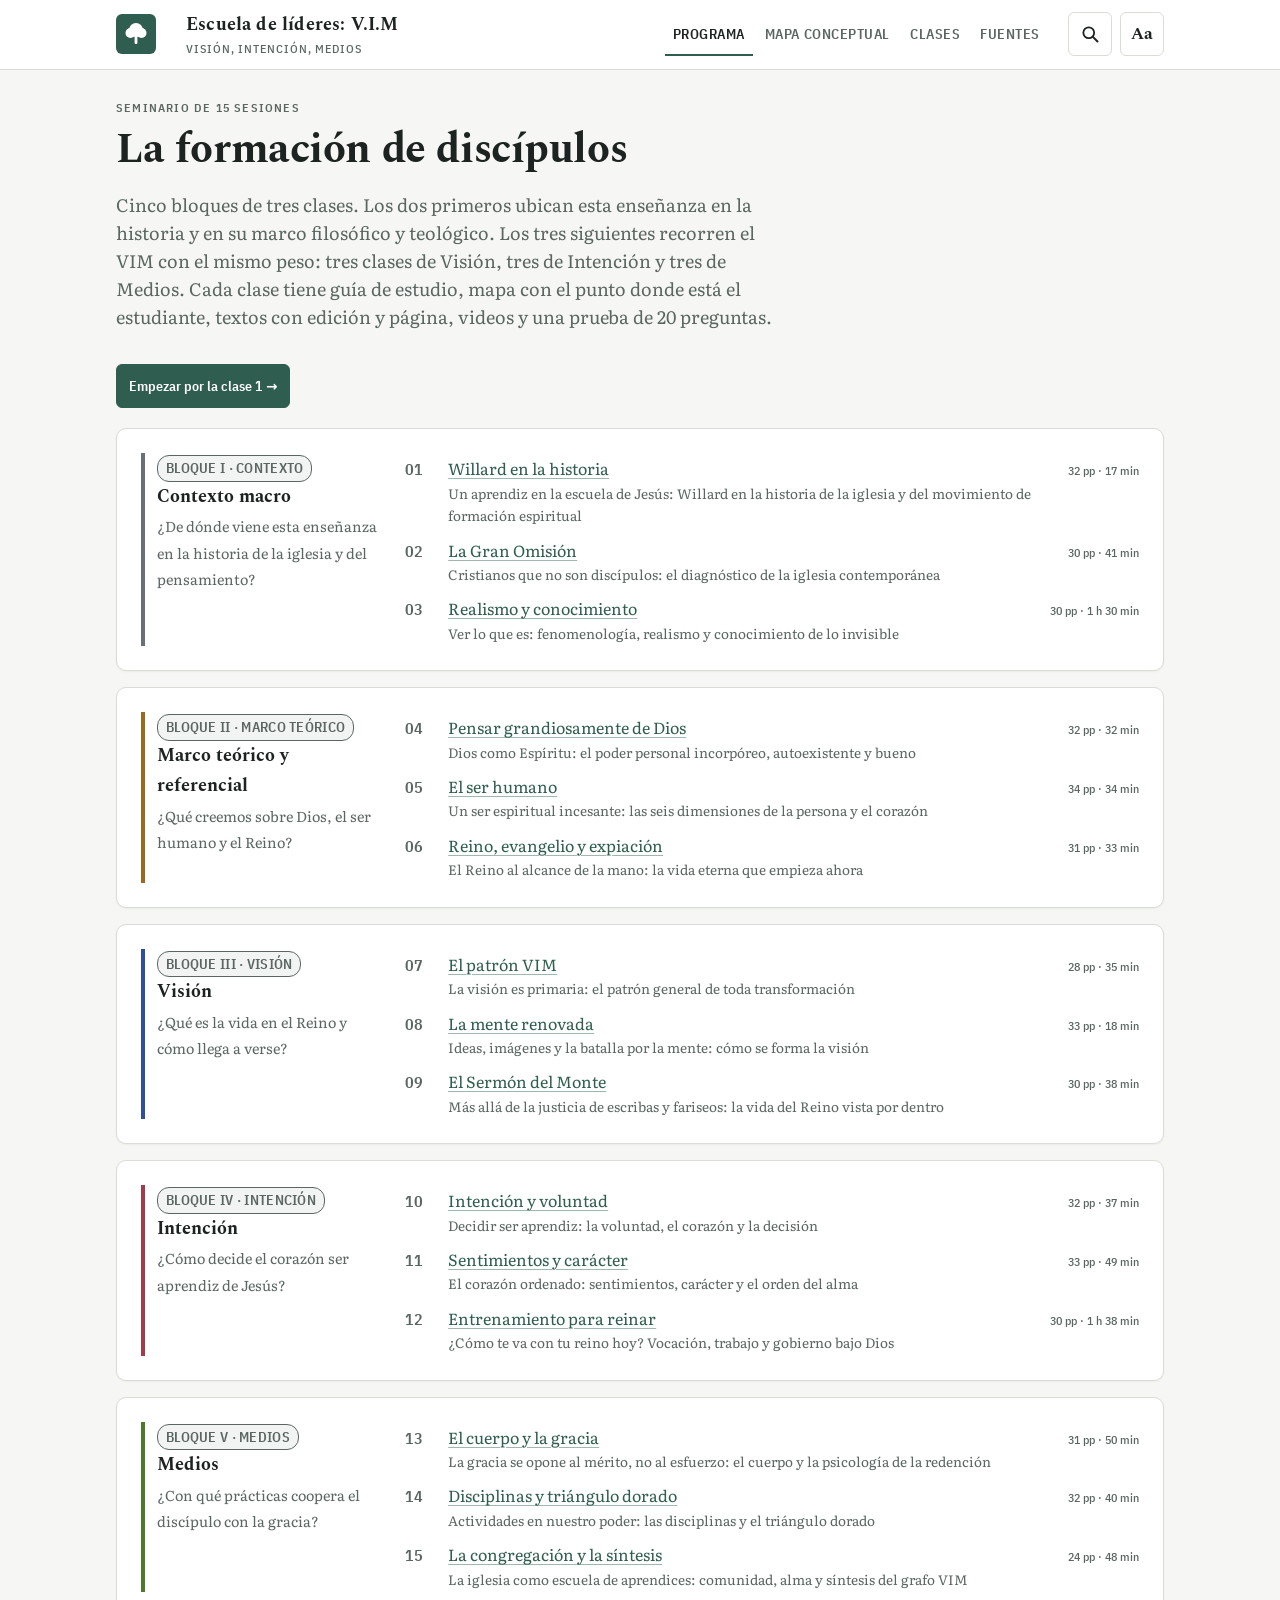
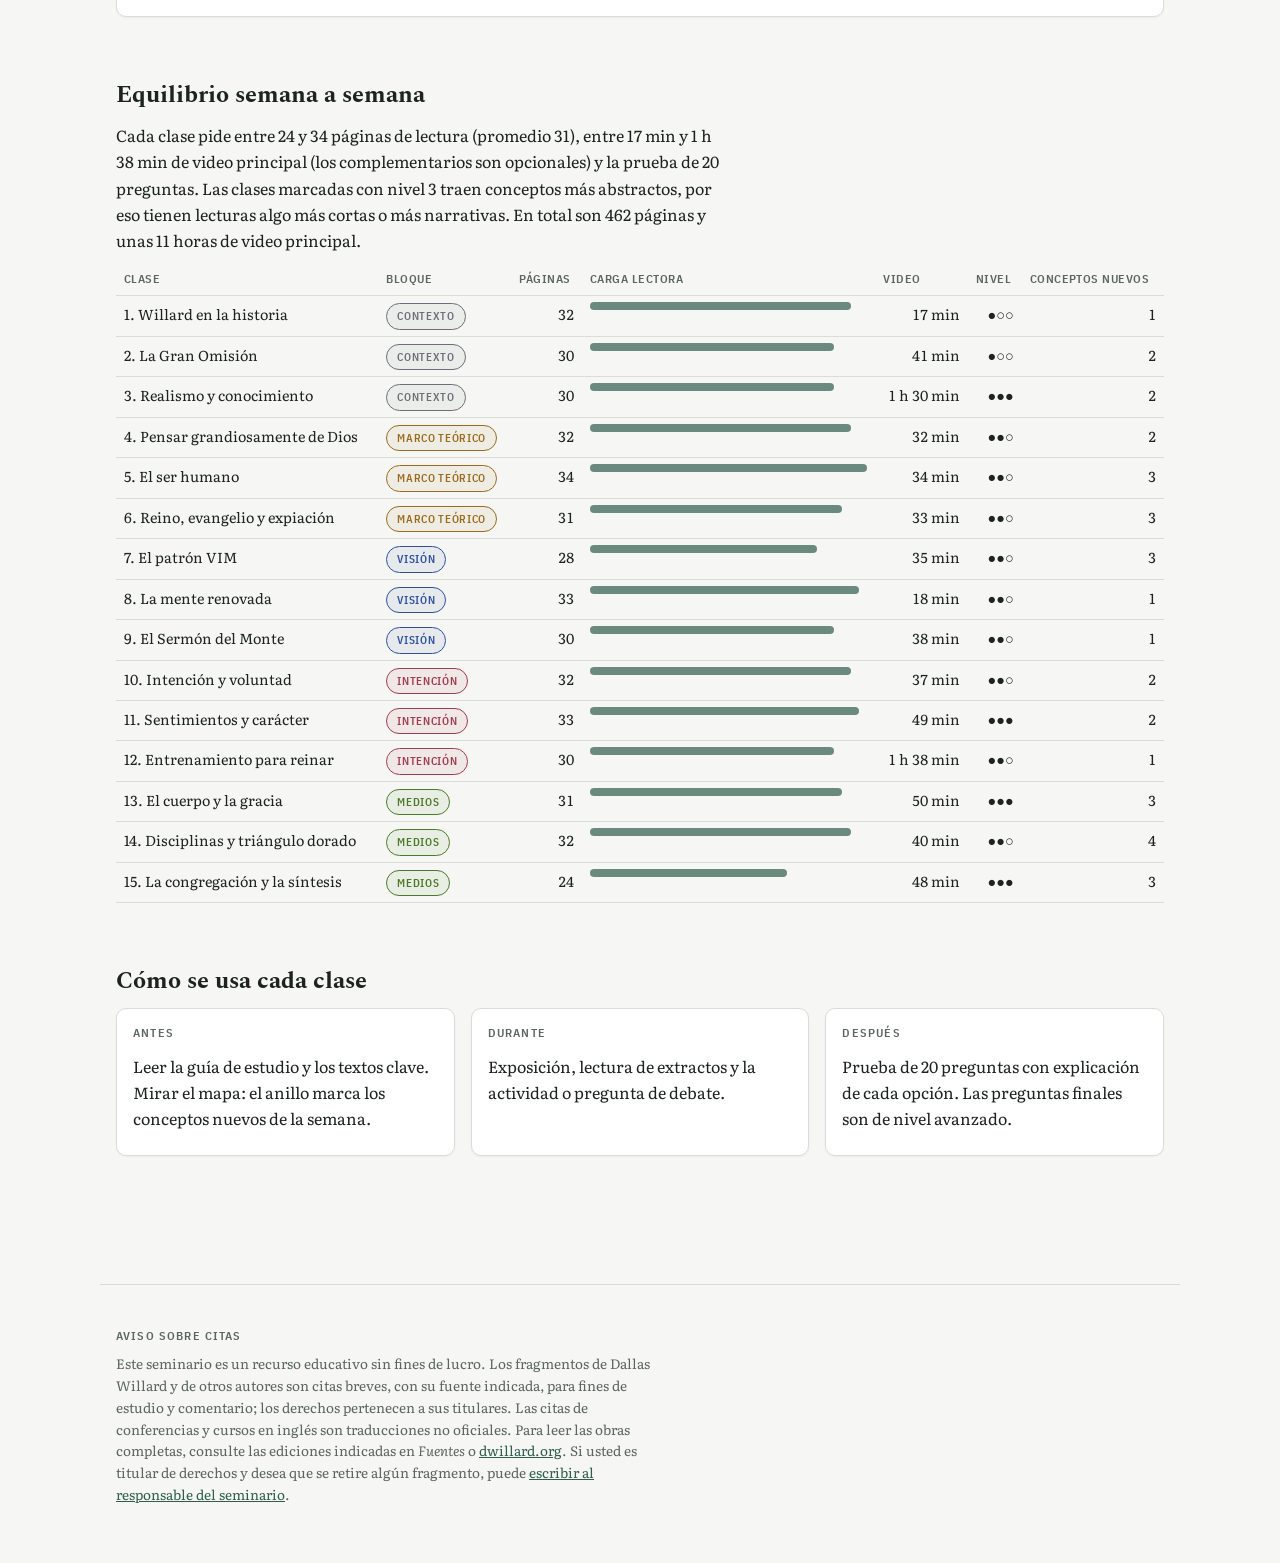
<file: index.html>
<!doctype html>
<html lang="es">
<head>
<meta charset="utf-8">
<meta http-equiv="Content-Security-Policy" content="default-src 'none'; script-src 'sha256-t3Ys7ndlvbGjmtRw6d4obNiv2JvpnmIZ8hjrq9AlLAE='; style-src 'self' 'unsafe-inline'; font-src 'self'; img-src 'self' data:; connect-src 'none'; object-src 'none'; frame-src 'none'; base-uri 'none'; form-action 'none'; upgrade-insecure-requests">
<meta name="referrer" content="strict-origin-when-cross-origin">
<link rel="icon" href="data:image/svg+xml,%3Csvg%20xmlns=%27http://www.w3.org/2000/svg%27%20viewBox=%270%200%2032%2032%27%3E%3Crect%20width=%2732%27%20height=%2732%27%20rx=%276%27%20fill=%27%232f5d50%27/%3E%3Cg%20fill=%27%23fff%27%3E%3Ccircle%20cx=%2716%27%20cy=%2712%27%20r=%277%27/%3E%3Ccircle%20cx=%2710.5%27%20cy=%2715%27%20r=%275%27/%3E%3Ccircle%20cx=%2721.5%27%20cy=%2715%27%20r=%275%27/%3E%3Crect%20x=%2714.6%27%20y=%2716%27%20width=%272.8%27%20height=%2710%27%20rx=%271%27/%3E%3C/g%3E%3C/svg%3E">
<meta name="viewport" content="width=device-width, initial-scale=1">
<meta name="description" content="Escuela de líderes: V.I.M. La formación de discípulos en 15 clases sobre la obra de Dallas Willard, guiadas por el patrón VIM (Visión, Intención, Medios).">
<title>Escuela de líderes: V.I.M</title>
<link rel="stylesheet" href="fonts/fonts.css">
<style>
/* Layout: un cuaderno de seminario. Cabecera fija con pestañas; columna de lectura de ~68ch; el mapa conceptual atraviesa cada clase como una franja. */
:root{
  --bg:#f6f7f4; --paper:#ffffff; --ink:#1d2321; --muted:#5b6662; --rule:#d9ddd6; --soft:#eceee9;
  --accent:#2f5d50;
  --ctx:#6b6f78; --marco:#9a6b1f; --V:#2f4f9e; --I:#a33b4f; --M:#4d7a2a;
  --ok:#2e7d4f; --bad:#b4433a; --okbg:#e6f2ea; --badbg:#f8e9e7;
  --display:"Spectral",Georgia,"Times New Roman",serif;
  --body:"Literata",Georgia,"Times New Roman",serif;
  --ui:"IBM Plex Sans Condensed","Arial Narrow",system-ui,sans-serif;
  --s1:4px;--s2:8px;--s3:12px;--s4:16px;--s5:24px;--s6:32px;--s7:48px;--s8:64px;--r-sm:6px;--r:10px;
  --shadow:0 1px 2px rgb(20 30 25/.05);
}
@media (prefers-color-scheme: dark){:root:not([data-theme="light"]){
  --bg:#141917; --paper:#1b211f; --ink:#e7ebe8; --muted:#a1aca7; --rule:#33403b; --soft:#232b28;
  --accent:#7fbfa9; --ctx:#a5a9b3; --marco:#d9a654; --V:#8fa8ec; --I:#e58a9c; --M:#9cc779;
  --ok:#7fd1a0; --bad:#f0948a; --okbg:#1f3a2b; --badbg:#3d2522; --shadow:none; color-scheme:dark}}
:root[data-theme="dark"]{
  --bg:#141917; --paper:#1b211f; --ink:#e7ebe8; --muted:#a1aca7; --rule:#33403b; --soft:#232b28;
  --accent:#7fbfa9; --ctx:#a5a9b3; --marco:#d9a654; --V:#8fa8ec; --I:#e58a9c; --M:#9cc779;
  --ok:#7fd1a0; --bad:#f0948a; --okbg:#1f3a2b; --badbg:#3d2522; --shadow:none; color-scheme:dark}
*{box-sizing:border-box}
html{-webkit-text-size-adjust:100%;text-size-adjust:100%}
button,a{-webkit-tap-highlight-color:transparent}
[hidden]{display:none!important}
html{font-size:100%}
body{margin:0;background:var(--bg);color:var(--ink);font-family:var(--body);font-size:1rem;line-height:1.6}
body::before{content:"";position:fixed;top:0;left:0;right:0;height:env(safe-area-inset-top,0px);z-index:10;background:var(--paper)}
a{color:var(--accent)}
a:focus-visible,button:focus-visible,select:focus-visible{outline:2px solid var(--accent);outline-offset:2px}
.wrap{max-width:1080px;margin:0 auto;padding-left:max(16px,env(safe-area-inset-left,0px));padding-right:max(16px,env(safe-area-inset-right,0px))}
header.top{position:sticky;top:env(safe-area-inset-top,0px);z-index:5;background:var(--paper);border-bottom:1px solid var(--rule)}
header.top .wrap{display:flex;flex-wrap:wrap;align-items:center;gap:8px 20px;padding-block:10px}
.home{margin-right:10px;display:inline-grid;place-items:center;width:40px;height:40px;flex:none;border-radius:var(--r-sm,6px);background:var(--accent);color:var(--paper);font-family:var(--display);font-weight:700;font-size:1.3rem;text-decoration:none;line-height:1}
.home:hover{filter:brightness(1.1)}
.brand{font-family:var(--display);font-weight:700;font-size:1.15rem;letter-spacing:.01em}
.brand small{display:block;font-family:var(--ui);font-weight:500;font-size:.72rem;letter-spacing:.08em;text-transform:uppercase;color:var(--muted)}
nav.tabs{display:flex;flex-wrap:wrap;gap:4px;margin-left:auto}
nav.tabs button{font-family:var(--ui);font-size:.85rem;font-weight:600;letter-spacing:.04em;text-transform:uppercase;border:1px solid transparent;background:none;color:var(--muted);padding:6px 10px;border-radius:6px;cursor:pointer}
nav.tabs button[aria-selected="true"]{color:var(--ink);border-color:var(--rule);background:var(--soft)}
main{padding-block:28px 64px}
h1,h2,h3{font-family:var(--display);text-wrap:balance;line-height:1.2;margin:0}
h1{font-size:clamp(1.7rem,4vw,2.5rem);font-weight:700}
h2{font-size:1.45rem;font-weight:700;margin-top:2.2rem}
h3{font-size:1.12rem;font-weight:700;margin-top:1.4rem}
p{margin:.6rem 0}
.lede{font-size:1.08rem;color:var(--muted);max-width:68ch}
.eyebrow{font-family:var(--ui);font-size:.75rem;font-weight:600;letter-spacing:.1em;text-transform:uppercase;color:var(--muted)}
.read{max-width:68ch}
.chip{display:inline-flex;align-items:center;gap:6px;font-family:var(--ui);font-weight:600;font-size:.74rem;letter-spacing:.06em;text-transform:uppercase;padding:2px 8px;border-radius:99px;border:1px solid currentColor}
.t-ctx{color:var(--ctx)}.t-marco{color:var(--marco)}.t-V{color:var(--V)}.t-I{color:var(--I)}.t-M{color:var(--M)}
/* bloques */
.blocks{display:grid;grid-template-columns:minmax(0,1fr);gap:14px;margin-top:20px}
.block>*,.cols>*,.fix>*,.quiz>*{min-width:0}
main>section{min-width:0}
.block{background:var(--paper);border:1px solid var(--rule);border-radius:10px;padding:16px 18px;display:grid;grid-template-columns:minmax(150px,240px) 1fr;gap:14px}
.block .bh{border-left:4px solid currentColor;padding-left:12px}
.block .bh b{display:block;font-family:var(--display);font-size:1.15rem;color:var(--ink)}
.block .bh span{font-size:.9rem;color:var(--muted)}
.block ol{list-style:none;margin:0;padding:0;display:grid;gap:6px}
.block li{display:grid;grid-template-columns:2.2rem 1fr auto;gap:8px;align-items:baseline;min-width:0}
.block li .num{font-family:var(--ui);font-weight:600;color:var(--muted);font-variant-numeric:tabular-nums}
.block li button{all:unset;cursor:pointer;color:var(--ink)}
.block li button:hover{text-decoration:underline}
.block li button:focus-visible{outline:2px solid var(--accent)}
.block li .sub{display:block;font-size:.85rem;color:var(--muted)}
.load{font-family:var(--ui);font-size:.78rem;color:var(--muted);white-space:nowrap;font-variant-numeric:tabular-nums}
@media (max-width:640px){.block{grid-template-columns:1fr}.block li{grid-template-columns:2rem 1fr}.block li .load{grid-column:2}}
/* tabla de equilibrio */
.scroll{overflow-x:auto;-webkit-overflow-scrolling:touch}
table{border-collapse:collapse;width:100%;font-size:.9rem}
th,td{text-align:left;padding:6px 8px;border-bottom:1px solid var(--rule);vertical-align:top}
th{font-family:var(--ui);font-weight:600;letter-spacing:.04em;text-transform:uppercase;font-size:.75rem;color:var(--muted)}
td.n{font-variant-numeric:tabular-nums;text-align:right}
.bar{height:8px;border-radius:4px;background:var(--accent);opacity:.7}
/* grafo */
.graph{background:var(--paper);border:1px solid var(--rule);border-radius:10px;padding:8px}
.graph svg{display:block;min-width:960px;width:100%;height:auto}
.graph text{font-family:var(--ui);font-size:10.5px;fill:var(--ink)}
.graph .lab-bg{fill:var(--paper);opacity:.85}
.legend{display:flex;flex-wrap:wrap;gap:8px 16px;font-family:var(--ui);font-size:.8rem;color:var(--muted);margin:8px 4px}
.legend i{display:inline-block;width:10px;height:10px;border-radius:50%;margin-right:5px;vertical-align:-1px}
.nodeinfo{margin-top:12px;background:var(--soft);border-radius:8px;padding:12px 14px;min-height:3rem}
.cols{display:grid;grid-template-columns:repeat(auto-fit,minmax(260px,1fr));gap:16px}
.stat{background:var(--paper);border:1px solid var(--rule);border-radius:10px;padding:14px 16px}
.stat b{font-family:var(--display);font-size:1.6rem;display:block}
/* clase */
.classnav{display:flex;flex-wrap:wrap;gap:6px;margin-bottom:18px}
.classnav button{font-family:var(--ui);font-weight:600;font-variant-numeric:tabular-nums;min-width:2.4rem;padding:6px 8px;border:1px solid var(--rule);background:var(--paper);color:var(--ink);border-radius:6px;cursor:pointer;border-bottom:3px solid var(--c,var(--rule))}
.classnav button[aria-current="true"]{background:var(--ink);color:var(--paper)}
.classnav button.pending{opacity:.5}
.chead{display:grid;gap:8px;margin-bottom:8px}
.obj{background:var(--paper);border:1px solid var(--rule);border-left:4px solid var(--c);border-radius:8px;padding:12px 16px;margin-top:16px;max-width:76ch}
.guide h4{font-family:var(--display);font-size:1.05rem;margin:1.2rem 0 .2rem}
.guide .tip{background:var(--soft);border-radius:8px;padding:10px 14px;font-size:.95rem}
blockquote{margin:12px 0;padding:10px 16px;border-left:3px solid var(--c,var(--accent));background:var(--paper);border-radius:0 8px 8px 0}
.aviso{font-family:var(--ui);font-size:.8rem;color:var(--muted);border-top:1px solid var(--rule);margin-top:48px;padding-top:20px;padding-bottom:40px}.aviso p{max-width:68ch}
blockquote footer{font-family:var(--ui);font-size:.8rem;color:var(--muted);margin-top:4px}
.v{font-family:var(--ui);font-size:.72rem;font-weight:600;letter-spacing:.05em;text-transform:uppercase;padding:1px 6px;border-radius:4px;background:var(--soft);color:var(--muted);white-space:nowrap}
.v.ok{background:var(--okbg);color:var(--ok)}.v.no{background:var(--badbg);color:var(--bad)}
ul.res{padding-left:1.1rem}
ul.res li{margin:.35rem 0}
.youare{font-family:var(--ui);font-size:.8rem;color:var(--muted);margin:4px 2px}
/* quiz */
.quiz{display:grid;gap:14px;margin-top:10px}
.qcard{background:var(--paper);border:1px solid var(--rule);border-radius:10px;padding:14px 16px}
.qcard .qq{font-weight:600}
.qcard .qq .qn{font-family:var(--ui);color:var(--muted);margin-right:6px;font-variant-numeric:tabular-nums}
.opts{display:grid;gap:6px;margin-top:8px}
.opt{display:block;width:100%;text-align:left;font:inherit;font-size:.95rem;background:var(--bg);color:var(--ink);border:1px solid var(--rule);border-radius:8px;padding:8px 12px;cursor:pointer}
.opt:hover{border-color:var(--muted)}
.opt[disabled]{cursor:default}
.opt.sel{border-color:var(--ink);box-shadow:inset 0 0 0 1px var(--ink)}
.qcheck{margin-top:10px}
.qcheck[disabled]{opacity:.45;cursor:default}
.opt.right{border-color:var(--ok);background:var(--okbg)}
.opt.wrong{border-color:var(--bad);background:var(--badbg)}
.opt .why{display:block;font-size:.86rem;color:var(--muted);margin-top:4px}
.opt.right .why,.opt.wrong .why{color:var(--ink)}
.score{margin-top:16px;background:var(--paper);border:1px solid var(--rule);border-radius:10px;padding:10px 14px;display:flex;flex-wrap:wrap;gap:10px;align-items:center;justify-content:space-between;font-family:var(--ui);padding-bottom:calc(10px + env(safe-area-inset-bottom,0px))}
.btn{font-family:var(--ui);font-weight:600;font-size:.85rem;border:1px solid var(--rule);background:var(--soft);color:var(--ink);border-radius:6px;padding:6px 12px;cursor:pointer}
.empty{background:var(--paper);border:1px dashed var(--rule);border-radius:10px;padding:24px;color:var(--muted)}
.fix{display:grid;gap:10px}
.fix > div{background:var(--paper);border:1px solid var(--rule);border-radius:10px;padding:12px 16px}
.fix .lbl{font-family:var(--ui);font-size:.72rem;font-weight:600;letter-spacing:.08em;text-transform:uppercase;color:var(--muted)}

/* ---- pulido ---- */
html{scroll-padding-top:var(--hdr,96px)}
body{line-height:1.65;font-optical-sizing:auto;-webkit-font-smoothing:antialiased}
h1{font-size:clamp(1.85rem,4.2vw,2.6rem);letter-spacing:-.01em}
h2{font-size:1.5rem;margin:var(--s8) 0 var(--s3)}
h3{font-size:1.2rem;margin:var(--s5) 0 var(--s2)}
.guide h4{font-size:1.05rem;margin:var(--s5) 0 var(--s1)}
.eyebrow{display:block;margin-bottom:var(--s2)}
.chead .eyebrow{display:inline;margin:0}
.lede{margin-top:var(--s4);font-size:1.125rem;line-height:1.55}
nav.tabs{gap:var(--s1)}
nav.tabs button{border:0;border-radius:0;padding:10px 8px;min-height:44px;box-shadow:inset 0 -2px 0 transparent}
nav.tabs button[aria-selected="true"]{background:none;color:var(--ink);box-shadow:inset 0 -2px 0 var(--accent)}
nav.tabs button:hover{color:var(--ink)}
@media (max-width:699px){
 header.top .wrap{padding-block:8px 0;gap:0}
 .brand small{display:none}
 nav.tabs{margin-left:0;width:100%;flex-wrap:nowrap;overflow-x:auto;scrollbar-width:none}
 nav.tabs::-webkit-scrollbar{display:none}
 nav.tabs{gap:0;justify-content:space-between}
 nav.tabs button{white-space:nowrap;font-size:.74rem;letter-spacing:.02em;padding:10px 6px}}
.chip{white-space:nowrap;padding:3px 10px;font-size:.7rem;background:transparent;background:color-mix(in srgb,currentColor 8%,transparent)}
.chead .chip{margin-right:var(--s2)}
.block,.stat,.qcard,.obj,.graph,.score{border-radius:var(--r);box-shadow:var(--shadow)}
.block{padding:var(--s5);gap:var(--s5)}
.blocks{gap:var(--s4)}
.block li{padding-block:2px}
.block li button{color:var(--accent);text-decoration:underline;text-underline-offset:3px;text-decoration-thickness:1px;text-decoration-color:color-mix(in srgb,var(--accent) 45%,transparent)}
.block li button:hover{text-decoration-color:var(--accent)}
.guide .tip{border-left:3px solid var(--c,var(--accent));border-radius:0 var(--r-sm) var(--r-sm) 0;padding:var(--s3) var(--s4)}
blockquote{margin:var(--s5) 0;padding:var(--s1) 0 var(--s1) var(--s5);border-left:2px solid var(--c,var(--accent));background:none;border-radius:0;font-size:1.06rem;line-height:1.6}
blockquote p{margin:0}
blockquote footer{display:flex;flex-wrap:wrap;align-items:baseline;gap:var(--s1) var(--s3);margin-top:var(--s2);font-size:.8rem;letter-spacing:.02em}
blockquote footer span::before{content:"— "}
.eyebrow.rep{color:var(--c,var(--accent))}
.q-link{font-family:var(--ui);font-weight:600;font-size:.78rem;color:var(--accent);text-decoration:none;white-space:nowrap;padding-block:6px}
.q-link::after{content:" →"}
.q-link:hover{text-decoration:underline;text-underline-offset:3px}
.btn{min-height:44px;border-radius:var(--r-sm)}
.btn.primary{background:var(--accent);color:var(--paper);border-color:var(--accent)}
.btn.primary[disabled]{opacity:.4;cursor:not-allowed}
.btn.quiet{background:none;border-color:transparent;color:var(--muted);text-decoration:underline;text-underline-offset:3px}
.cta{margin-top:var(--s5)}
.qcard{padding:var(--s5)}
.qcard .qq{font-family:var(--display);font-size:1.08rem;line-height:1.35}
.opts{gap:var(--s2);margin-top:var(--s4)}
.opt{display:grid;grid-template-columns:1.25rem 1fr;gap:var(--s3);align-items:start;padding:var(--s3) var(--s4);background:var(--paper);min-height:44px}
.opt::before{content:"";width:1rem;height:1rem;margin-top:.3rem;border:1.5px solid var(--muted);border-radius:50%;box-sizing:border-box}
.opt.sel{border-color:var(--accent);background:var(--soft);box-shadow:none}
.opt.sel::before{border:5px solid var(--accent)}
.opt.right::before{border:5px solid var(--ok)}.opt.wrong::before{border:5px solid var(--bad)}
.opt .why{grid-column:2}
.qactions{display:flex;justify-content:flex-end;align-items:center;gap:var(--s3);margin-top:var(--s3)}
.qres{font-family:var(--ui);font-weight:600;font-size:.85rem}
.qres:not(:empty){margin-top:var(--s3)}
.qres.ok{color:var(--ok)}.qres.no{color:var(--bad)}
.score{position:sticky;bottom:0;z-index:2}
.score #sc{font-weight:600}
.classnav button{min-width:44px;min-height:44px}
.toc{display:flex;flex-wrap:wrap;gap:var(--s2);margin-top:var(--s4);font-family:var(--ui);font-size:.85rem}
.toc a{display:inline-flex;align-items:center;min-height:36px;padding:0 var(--s3);border:1px solid var(--rule);border-radius:99px;text-decoration:none;color:var(--ink);background:var(--paper)}
.toc a:hover{border-color:var(--muted)}
details.mapwrap{margin-top:var(--s6)}
details.mapwrap>summary,details.curio>summary{cursor:pointer;font-family:var(--display);font-weight:700;font-size:1.25rem;padding:var(--s2) 0}
details.curio{margin-top:var(--s7);border-top:1px solid var(--rule);padding-top:var(--s4)}
details.curio>summary{font-size:1.1rem;color:var(--muted)}
.pager{display:flex;flex-wrap:wrap;justify-content:space-between;gap:var(--s3);margin-top:var(--s6)}
.pager .btn{max-width:100%;text-align:left}
.graph text{font-size:12px}
.nd:focus-visible{outline:none}.nd:focus-visible .core{stroke:var(--ink);stroke-width:3}
.aviso{font-family:var(--body);font-size:.85rem;line-height:1.6;margin-top:var(--s8);padding-top:var(--s6);padding-bottom:var(--s7)}
.aviso strong{display:block;font-family:var(--ui);font-size:.72rem;letter-spacing:.1em;text-transform:uppercase;margin-bottom:var(--s2)}
/* fuentes */
.bib{max-width:72ch}
#obras{margin-top:var(--s6)}
.bib+.bib{margin-top:var(--s7);padding-top:var(--s6);border-top:1px solid var(--rule)}
.bib h2{margin-top:0}
.bib-intro{color:var(--muted);margin:0 0 var(--s5)}
.bib-list{list-style:none;margin:0;padding:0;display:grid;gap:var(--s5)}
.ref{padding-left:var(--s5);text-indent:calc(-1*var(--s5))}
.ref p{margin:0}
.ref cite{font-style:italic}
.ref-orig,.ref-use,.ref-link{text-indent:0}
.ref-orig{font-size:.9rem;color:var(--muted)}
.ref-use{font-family:var(--ui);font-size:.75rem;letter-spacing:.06em;text-transform:uppercase;color:var(--muted);margin-top:var(--s1)!important}
.ref-link{display:inline-flex;margin-top:var(--s2);font-family:var(--ui);font-weight:600;font-size:.82rem;letter-spacing:.03em;text-decoration:none;border-bottom:1px solid var(--rule);border-bottom:1px solid color-mix(in srgb,var(--accent) 40%,transparent);padding-block:4px}
.ref-link:hover{border-bottom-color:var(--accent)}
@media (min-width:1000px){.youare.mob{display:none}}
@media (prefers-reduced-motion:no-preference){.opt,nav.tabs button{transition:box-shadow .15s ease-out,border-color .15s,background .15s}}
/* glosario */
.gl{all:unset;cursor:help;border-bottom:1px dotted var(--accent);color:inherit}
.gl:hover,.gl[aria-expanded="true"]{background:var(--soft);background:color-mix(in srgb,var(--accent) 12%,transparent)}
.gl:focus-visible{outline:2px solid var(--accent);outline-offset:2px}
#glpop{position:absolute;z-index:20;max-width:min(360px,calc(100vw - 32px));background:var(--paper);color:var(--ink);border:1px solid var(--rule);border-radius:var(--r);box-shadow:0 8px 24px rgb(0 0 0/.14);padding:var(--s4);font-size:.92rem;line-height:1.55}
#glpop b{display:block;font-family:var(--display);font-size:1.05rem;margin-bottom:var(--s1)}
#glpop p{margin:0}
#glpop .glsrc{margin-top:var(--s3);padding-top:var(--s2);border-top:1px solid var(--rule);font-family:var(--ui);font-size:.75rem;color:var(--muted)}
#glpop .glx{position:absolute;top:4px;right:4px;all:unset;position:absolute;top:6px;right:8px;cursor:pointer;font-size:1.1rem;color:var(--muted);padding:4px 8px;min-width:28px;text-align:center}
.glnote{font-family:var(--ui);font-size:.8rem;color:var(--muted)}
/* accesibilidad */
/* la cabecera no crece con A+: así el contenido conserva espacio en pantallas pequeñas */
header.top .brand{font-size:18px;min-width:0}
header.top .brand small{font-size:11.5px}
header.top nav.tabs button{font-size:13.5px}
header.top .home{font-size:21px}
@media (max-width:699px){header.top .brand{flex:1 1 0;white-space:nowrap;overflow:hidden;text-overflow:ellipsis}header.top nav.tabs button{font-size:12px}}
@media (max-width:380px){header.top .brand{font-size:16px}.tab-long{display:none}}
@media (min-width:700px) and (max-width:1023px){header.top .brand small{display:none}header.top nav.tabs button{font-size:12.5px;padding-inline:7px}}
@media (max-width:900px){.tab-long{display:none}}
.chip{max-width:100%}
@media (max-width:480px){.chip{white-space:normal}}
.block .chip{white-space:normal;border-radius:12px;line-height:1.3;letter-spacing:.02em;padding-inline:8px}
header.top .wrap{position:relative}
.a11y{order:3;display:inline-grid;place-items:center;min-width:44px;height:44px;padding:0 10px;border:1px solid var(--rule);border-radius:var(--r-sm);background:var(--paper);color:var(--ink);font-family:var(--display);font-weight:700;font-size:17px;cursor:pointer}
.a11y[aria-expanded="true"]{border-color:var(--accent);color:var(--accent)}
@media (max-width:699px){.a11y{order:1;margin-left:auto}nav.tabs{order:2}}
#a11yp{position:absolute;right:max(16px,env(safe-area-inset-right,0px));top:calc(100% + 6px);z-index:30;width:min(320px,calc(100vw - 32px));background:var(--paper);border:1px solid var(--rule);border-radius:var(--r);box-shadow:0 8px 24px rgb(0 0 0/.14);padding:var(--s4);font-family:var(--ui)}
#a11yp .eyebrow{display:block;margin:0 0 var(--s2)}
#a11yp .row{display:flex;align-items:center;gap:var(--s2);margin-bottom:var(--s4)}
#a11yp .row:last-of-type{margin-bottom:var(--s2)}
#a11yp .row .btn{flex:1;font-size:1rem}
#fsv{min-width:4.5em;text-align:center;font-weight:600}
#a11yp .hint{margin:0;font-size:.8rem;color:var(--muted);line-height:1.45}
#ttsbar{position:fixed;left:50%;transform:translateX(-50%);bottom:calc(12px + env(safe-area-inset-bottom,0px));z-index:30;display:flex;align-items:center;gap:var(--s2);background:var(--ink);color:var(--paper);border-radius:99px;padding:6px 6px 6px 18px;font-family:var(--ui);font-weight:600;box-shadow:0 8px 24px rgb(0 0 0/.25);max-width:calc(100vw - 24px)}
#ttsbar .btn{background:var(--paper);color:var(--ink);border-color:transparent;border-radius:99px;min-width:44px;padding-inline:10px;white-space:nowrap}
@media (max-width:420px){#ttsst{display:none}#ttsbar{padding-left:6px}}
#ttsbar.fail #ttsst{display:block;font-size:.85rem;max-width:16rem;line-height:1.3}#ttsbar.fail #ttsback,#ttsbar.fail #ttspause,#ttsbar.fail #ttsfwd{display:none}#ttsbar.fail{padding-left:16px;border-radius:18px;width:min(calc(100vw - 24px),26rem)}#ttsbar.fail #ttsst{flex:1;max-width:none}
#ttsbar .btn{flex:none}
.reading{background:var(--soft);outline:2px solid var(--accent);outline-offset:4px;border-radius:2px}
.vdur{font-family:var(--ui);font-size:.85rem;color:var(--muted);white-space:nowrap}
.res .vgrp{list-style:none;margin:var(--s4) 0 var(--s1) -1.1rem;font-family:var(--ui);font-size:.75rem;font-weight:600;letter-spacing:.1em;text-transform:uppercase;color:var(--muted)}
.res .vgrp:first-child{margin-top:0}
/* figuras */
.fig{margin:var(--s5) 0}
.fig a{display:block}
.fig img{display:block;width:100%;height:auto;border:1px solid var(--rule);border-radius:var(--r)}
.fig figcaption{margin-top:var(--s2);font-family:var(--ui);font-size:.85rem;line-height:1.5;color:var(--muted)}
/* impresión */
.printrow{display:flex;flex-wrap:wrap;align-items:center;gap:var(--s2) var(--s4);margin-top:var(--s6);padding-top:var(--s4);border-top:1px solid var(--rule)}
.printrow span{font-family:var(--ui);font-size:.85rem;color:var(--muted)}
@media print{
 :root,:root[data-theme="dark"]{--bg:#fff;--paper:#fff;--ink:#000;--muted:#333;--rule:#999;--soft:#fff;--accent:#000;--shadow:none;color-scheme:light}
 html{font-size:100%!important}
 body{font-size:11pt;background:#fff;color:#000}
 body::before,header.top,.classnav,.toc,.mapwrap,.glnote,.score,.qactions,.pager,.printrow,#glpop,#a11yp,#ttsbar,.q-link,.aviso,.tapx{display:none!important}
 main{padding:0}
 .gl{border:0}
 a{color:#000;text-decoration:none}
 h2,h3,h4{break-after:avoid}
 .qcard,.fig,blockquote{break-inside:avoid;box-shadow:none}
 .opt{border:1px solid #999}
 @page{margin:16mm}
}
/* buscador */
.srchb{order:3;display:inline-grid;place-items:center;min-width:44px;height:44px;padding:0 10px;margin-right:-12px;border:1px solid var(--rule);border-radius:var(--r-sm);background:var(--paper);color:var(--ink);cursor:pointer}
.srchb[aria-expanded="true"]{border-color:var(--accent);color:var(--accent)}
@media (max-width:699px){.srchb{order:1;margin:0 0 0 auto}.srchb + #srchp + .a11y{margin-left:8px}}
#srchp{position:absolute;right:max(16px,env(safe-area-inset-right,0px));top:calc(100% + 6px);z-index:31;width:min(560px,calc(100vw - 32px));max-height:calc(100vh - 140px);max-height:calc(100dvh - 140px);display:flex;flex-direction:column;background:var(--paper);border:1px solid var(--rule);border-radius:var(--r);box-shadow:0 8px 24px rgb(0 0 0/.14);padding:var(--s4);font-family:var(--ui)}
#srchp[hidden]{display:none!important}
#srchp .eyebrow{display:block;margin:0 0 var(--s2)}
#srchq{width:100%;font:inherit;font-size:17px;padding:10px 12px;border:1px solid var(--rule);border-radius:var(--r-sm);background:var(--bg);color:var(--ink)}
#srchq:focus-visible{outline:2px solid var(--accent);outline-offset:1px}
#srchst{margin:var(--s2) 0;font-size:.85rem;color:var(--muted);line-height:1.45}
#srchr{list-style:none;margin:0;padding:0;overflow-y:auto;overscroll-behavior:contain;min-height:0}
#srchr li{border-top:1px solid var(--rule)}
.sres{display:block;width:100%;text-align:left;background:none;border:0;padding:10px 6px;color:var(--ink);font:inherit;cursor:pointer;border-radius:var(--r-sm)}
.sres:hover,.sres:focus-visible{background:var(--soft)}
.sres .sloc{display:block;font-size:.75rem;font-weight:600;letter-spacing:.06em;text-transform:uppercase;color:var(--accent)}
.sres .stit{display:block;font-weight:600;margin-top:2px}
.sres .ssn{display:block;font-family:var(--body);font-size:.9rem;line-height:1.45;color:var(--muted);margin-top:2px}
.sres mark{background:color-mix(in srgb,var(--accent) 22%,transparent);color:var(--ink);border-radius:2px;padding:0 1px}
@supports not (background:color-mix(in srgb,red 50%,blue)){.sres mark{background:var(--okbg)}}
.shit{background:var(--soft);outline:2px solid var(--accent);outline-offset:4px;border-radius:2px}
@media (prefers-reduced-motion:no-preference){.shit{transition:outline-color .6s,background .6s}}
@media print{.srchb,#srchp{display:none!important}}
</style>
</head>
<body>

<header class="top"><div class="wrap">
  <a class="home" href="#programa" aria-label="Ir al inicio"><svg viewBox="0 0 32 32" width="32" height="32" aria-hidden="true" focusable="false"><g fill="currentColor"><circle cx="16" cy="12" r="7"/><circle cx="10.5" cy="15" r="5"/><circle cx="21.5" cy="15" r="5"/><rect x="14.6" y="16" width="2.8" height="10" rx="1"/></g></svg></a>
  <div class="brand">Escuela de líderes: V.I.M<small>Visión, Intención, Medios</small></div>
  <nav class="tabs" role="tablist" aria-label="Secciones">
    <button role="tab" id="tab-programa" data-v="programa">Programa</button>
    <button role="tab" id="tab-mapa" data-v="mapa">Mapa<span class="tab-long"> conceptual</span></button>
    <button role="tab" id="tab-clases" data-v="clases">Clases</button>
    <button role="tab" id="tab-fuentes" data-v="fuentes">Fuentes</button>
  </nav>
  <button type="button" class="srchb" aria-expanded="false" aria-controls="srchp" aria-label="Buscar en el seminario" title="Buscar (tecla /)"><svg viewBox="0 0 24 24" width="20" height="20" aria-hidden="true" focusable="false"><circle cx="10.5" cy="10.5" r="6.5" fill="none" stroke="currentColor" stroke-width="2.2"/><path d="M15.5 15.5L21 21" stroke="currentColor" stroke-width="2.4" stroke-linecap="round"/></svg></button>
  <div id="srchp" role="dialog" aria-label="Buscar en el seminario" hidden>
    <form id="srchf" role="search" autocomplete="off"><label for="srchq" class="eyebrow">Buscar un tema, una frase o un video</label>
    <input id="srchq" type="search" maxlength="80" spellcheck="false" autocapitalize="off" autocorrect="off" enterkeyhint="search" placeholder="Ej.: gracia y esfuerzo, Pedro, triángulo" aria-describedby="srchst"></form>
    <p id="srchst" class="hint" aria-live="polite">Escribe al menos tres letras. No importan las tildes ni los pequeños errores.</p>
    <ol id="srchr" aria-label="Resultados"></ol>
  </div>
  <button type="button" class="a11y" aria-expanded="false" aria-controls="a11yp" aria-label="Accesibilidad: tamaño de letra y lectura en voz alta" title="Accesibilidad">Aa</button>
  <div id="a11yp" role="dialog" aria-label="Accesibilidad" hidden>
    <span class="eyebrow">Tamaño de letra</span>
    <div class="row"><button type="button" class="btn" id="fsdn" aria-label="Letra más pequeña">A−</button><span id="fsv" aria-live="polite">100%</span><button type="button" class="btn" id="fsup" aria-label="Letra más grande">A+</button></div>
    <div id="ttsbox"><span class="eyebrow">Lectura en voz alta</span>
    <div class="row"><button type="button" class="btn primary" id="ttsgo">Leer esta página</button></div>
    <p class="hint">Lee en voz alta la sección abierta, de principio a fin. Las explicaciones de la prueba solo se leen después de responder. En iPhone, la voz no suena si el teléfono está en modo silencio.</p></div>
  </div>
</div></header>

<main class="wrap">
  <section id="v-programa"></section>
  <section id="v-mapa" hidden></section>
  <section id="v-clases" hidden></section>
  <section id="v-fuentes" hidden></section>
</main>
<footer class="wrap aviso"><p><strong>Aviso sobre citas</strong>Este seminario es un recurso educativo sin fines de lucro. Los fragmentos de Dallas Willard y de otros autores son citas breves, con su fuente indicada, para fines de estudio y comentario; los derechos pertenecen a sus titulares. Las citas de conferencias y cursos en inglés son traducciones no oficiales. Para leer las obras completas, consulte las ediciones indicadas en <em>Fuentes</em> o <a href="https://dwillard.org">dwillard.org</a>. Si usted es titular de derechos y desea que se retire algún fragmento, puede <a class="mail" href="#" data-a="cdconusomos" data-b="moc.liamg">escribir al responsable del seminario</a>.</p></footer>

<div id="glpop" role="dialog" aria-modal="false" hidden></div>
<div id="ttsbar" role="region" aria-label="Lectura en voz alta" hidden><span id="ttsst">Leyendo…</span><button type="button" class="btn" id="ttsback" aria-label="Retroceder 5 segundos">−5 s</button><button type="button" class="btn" id="ttspause">Pausa</button><button type="button" class="btn" id="ttsfwd" aria-label="Avanzar 5 segundos">+5 s</button><button type="button" class="btn" id="ttsstop">Detener</button></div>
<script type="application/json" id="data">{"meta": {"bloques": [{"id": "I", "nombre": "Contexto macro", "pregunta": "¿De dónde viene esta enseñanza en la historia de la iglesia y del pensamiento?", "clases": [1, 2, 3], "tipo": "ctx"}, {"id": "II", "nombre": "Marco teórico y referencial", "pregunta": "¿Qué creemos sobre Dios, el ser humano y el Reino?", "clases": [4, 5, 6], "tipo": "marco"}, {"id": "III", "nombre": "Visión", "pregunta": "¿Qué es la vida en el Reino y cómo llega a verse?", "clases": [7, 8, 9], "tipo": "V"}, {"id": "IV", "nombre": "Intención", "pregunta": "¿Cómo decide el corazón ser aprendiz de Jesús?", "clases": [10, 11, 12], "tipo": "I"}, {"id": "V", "nombre": "Medios", "pregunta": "¿Con qué prácticas coopera el discípulo con la gracia?", "clases": [13, 14, 15], "tipo": "M"}], "clases": [{"n": 1, "titulo": "Willard en la historia", "conceptual": "Un aprendiz en la escuela de Jesús: Willard en la historia de la iglesia y del movimiento de formación espiritual", "paginas": 32, "video": 17, "nivel": 1}, {"n": 2, "titulo": "La Gran Omisión", "conceptual": "Cristianos que no son discípulos: el diagnóstico de la iglesia contemporánea", "paginas": 30, "video": 41, "nivel": 1}, {"n": 3, "titulo": "Realismo y conocimiento", "conceptual": "Ver lo que es: fenomenología, realismo y conocimiento de lo invisible", "paginas": 30, "video": 90, "nivel": 3}, {"n": 4, "titulo": "Pensar grandiosamente de Dios", "conceptual": "Dios como Espíritu: el poder personal incorpóreo, autoexistente y bueno", "paginas": 32, "video": 32, "nivel": 2}, {"n": 5, "titulo": "El ser humano", "conceptual": "Un ser espiritual incesante: las seis dimensiones de la persona y el corazón", "paginas": 34, "video": 34, "nivel": 2}, {"n": 6, "titulo": "Reino, evangelio y expiación", "conceptual": "El Reino al alcance de la mano: la vida eterna que empieza ahora", "paginas": 31, "video": 33, "nivel": 2}, {"n": 7, "titulo": "El patrón VIM", "conceptual": "La visión es primaria: el patrón general de toda transformación", "paginas": 28, "video": 35, "nivel": 2}, {"n": 8, "titulo": "La mente renovada", "conceptual": "Ideas, imágenes y la batalla por la mente: cómo se forma la visión", "paginas": 33, "video": 18, "nivel": 2}, {"n": 9, "titulo": "El Sermón del Monte", "conceptual": "Más allá de la justicia de escribas y fariseos: la vida del Reino vista por dentro", "paginas": 30, "video": 38, "nivel": 2}, {"n": 10, "titulo": "Intención y voluntad", "conceptual": "Decidir ser aprendiz: la voluntad, el corazón y la decisión", "paginas": 32, "video": 37, "nivel": 2}, {"n": 11, "titulo": "Sentimientos y carácter", "conceptual": "El corazón ordenado: sentimientos, carácter y el orden del alma", "paginas": 33, "video": 49, "nivel": 3}, {"n": 12, "titulo": "Entrenamiento para reinar", "conceptual": "¿Cómo te va con tu reino hoy? Vocación, trabajo y gobierno bajo Dios", "paginas": 30, "video": 98, "nivel": 2}, {"n": 13, "titulo": "El cuerpo y la gracia", "conceptual": "La gracia se opone al mérito, no al esfuerzo: el cuerpo y la psicología de la redención", "paginas": 31, "video": 50, "nivel": 3}, {"n": 14, "titulo": "Disciplinas y triángulo dorado", "conceptual": "Actividades en nuestro poder: las disciplinas y el triángulo dorado", "paginas": 32, "video": 40, "nivel": 2}, {"n": 15, "titulo": "La congregación y la síntesis", "conceptual": "La iglesia como escuela de aprendices: comunidad, alma y síntesis del grafo VIM", "paginas": 24, "video": 48, "nivel": 3}], "biblio": {"libros": [{"id": "GO", "autor": "Dallas Willard", "titulo": "La gran omisión: Recuperando las enseñanzas esenciales de Jesús en el discipulado", "pub": "Nashville: HarperCollins Español, 2015", "orig": "The Great Omission, HarperSanFrancisco, 2006", "clases": [1, 2, 3, 8, 10, 13, 14, 15]}, {"id": "RC", "autor": "Dallas Willard", "titulo": "Renueva tu corazón: Sé como Cristo", "pub": "Terrassa: Editorial CLIE, 2004 (Colección Teológica Contemporánea)", "orig": "Renovation of the Heart, NavPress, 2002", "clases": [5, 7, 8, 10, 11, 15]}, {"id": "ED", "autor": "Dallas Willard", "titulo": "El espíritu de las disciplinas: ¿Cómo transforma Dios la vida?", "pub": "Miami: Editorial Vida, 2010. ISBN 978-0-8297-5751-4", "orig": "The Spirit of the Disciplines, HarperSanFrancisco, 1988", "clases": [13, 14]}, {"id": "DC", "autor": "Dallas Willard", "titulo": "La divina conspiración: Nuestra vida escondida en Dios", "pub": "Buenos Aires: Editorial Peniel, 2013", "orig": "The Divine Conspiracy, HarperSanFrancisco, 1998", "clases": [6, 7, 10, 15]}], "conferencias": [{"id": "EM", "titulo": "Espiritualidad y Ministerio", "det": "Curso GM 720 del Doctorado en Ministerio, Seminario Teológico Fuller, junio de 2012. Transcripción en español, 307 pp.", "nota": "Último año en que Willard dictó este curso, iniciado en 1993.", "pdf": "textos/espiritualidad-y-ministerio-2012.pdf"}, {"id": "PA", "titulo": "Conferencia a pastores", "det": "Kern Pastors Character Conference, 2010, cuatro sesiones. Transcripción en español, 81 pp.", "pdf": "textos/pastores-2010.pdf"}, {"id": "RV", "titulo": "Reinar en vida por medio de uno, Jesucristo", "det": "Okoboji Bible Conference, 4–6 de agosto de 2009. Transcripción en español, 34 pp.", "pdf": "textos/reinar-en-vida-2009.pdf"}, {"id": "EX", "titulo": "El evangelio que Jesús enseñó y la expiación", "det": "Spiritual Formation Alliance y Renovaré, Long Beach, 2006. Traducción al español, 21 pp.", "pdf": "textos/expiacion-2006.pdf"}, {"id": "VA", "titulo": "Vida abundante en Cristo Jesús", "det": "Iglesia Bautista Calvary, Nevada (Misuri), 1978. Transcripción, sesiones 1–3.", "pdf": "textos/vida-abundante-1978.pdf"}], "recursos": [{"t": "Dallas Willard Ministries", "u": "https://dwillard.org", "n": "Artículos, audios y videos de Willard, mantenidos por su familia."}, {"t": "Renovaré", "u": "https://renovare.org", "n": "Comunidad de formación espiritual con la que Willard colaboró durante décadas."}], "ingles": [{"titulo": "The Great Omission: Reclaiming Jesus's Essential Teachings on Discipleship", "pub": "HarperSanFrancisco, 2006", "nota": "En español: La gran omisión.", "u": "https://dwillard.org/resources/books/great-omission"}, {"titulo": "Renovation of the Heart: Putting On the Character of Christ", "pub": "NavPress, 2002", "nota": "En español: Renueva tu corazón.", "u": "https://dwillard.org/resources/books/renovation-of-the-heart"}, {"titulo": "The Spirit of the Disciplines: Understanding How God Changes Lives", "pub": "HarperSanFrancisco, 1988", "nota": "En español: El espíritu de las disciplinas.", "u": "https://dwillard.org/resources/books/spirit-of-the-disciplines"}, {"titulo": "The Divine Conspiracy: Rediscovering Our Hidden Life in God", "pub": "HarperSanFrancisco, 1998", "nota": "En español: La divina conspiración.", "u": "https://dwillard.org/resources/books/divine-conspiracy"}, {"titulo": "Knowing Christ Today: Why We Can Trust Spiritual Knowledge", "pub": "HarperOne, 2009", "nota": "Lectura avanzada de la clase 3. No se conoce edición en español.", "u": "https://dwillard.org/resources/books/knowing-christ-today"}]}}, "graph": {"nodes": [{"id": "historia", "label": "Movimiento de formación espiritual", "short": "Formación espiritual (historia)", "clase": 1, "tipo": "ctx", "x": 70, "y": 209, "grado": 3, "bc": 0.0396, "minimo": false, "puente": false}, {"id": "omision", "label": "Gran Omisión", "short": "Gran Omisión", "clase": 2, "tipo": "ctx", "x": 144, "y": 193, "grado": 4, "bc": 0.0396, "minimo": false, "puente": false}, {"id": "evangelios", "label": "Evangelios insuficientes", "short": "Evangelios insuficientes", "clase": 2, "tipo": "ctx", "x": 144, "y": 273, "grado": 4, "bc": 0.0485, "minimo": false, "puente": false}, {"id": "realismo", "label": "Realismo y fenomenología", "short": "Realismo", "clase": 3, "tipo": "ctx", "x": 218, "y": 169, "grado": 4, "bc": 0.0334, "minimo": true, "puente": false}, {"id": "conocimiento", "label": "Conocimiento de lo espiritual", "short": "Conocimiento espiritual", "clase": 3, "tipo": "ctx", "x": 218, "y": 249, "grado": 4, "bc": 0.0209, "minimo": false, "puente": false}, {"id": "dios", "label": "Dios: espíritu, grandeza, bondad", "short": "Dios es Espíritu", "clase": 4, "tipo": "marco", "x": 292, "y": 193, "grado": 6, "bc": 0.0548, "minimo": false, "puente": false}, {"id": "trinidad", "label": "Comunidad trinitaria", "short": "Trinidad", "clase": 4, "tipo": "marco", "x": 292, "y": 273, "grado": 3, "bc": 0.0169, "minimo": false, "puente": false}, {"id": "persona", "label": "Ser espiritual incesante", "short": "Ser incesante", "clase": 5, "tipo": "marco", "x": 366, "y": 129, "grado": 4, "bc": 0.0519, "minimo": false, "puente": false}, {"id": "seis", "label": "Seis dimensiones de la persona", "short": "Seis dimensiones", "clase": 5, "tipo": "marco", "x": 366, "y": 209, "grado": 7, "bc": 0.1049, "minimo": false, "puente": true}, {"id": "corazon", "label": "Corazón / voluntad / espíritu", "short": "Corazón / voluntad", "clase": 5, "tipo": "marco", "x": 366, "y": 289, "grado": 4, "bc": 0.0223, "minimo": false, "puente": false}, {"id": "reino", "label": "Reino: alcance de la voluntad efectiva", "short": "Reino de Dios", "clase": 6, "tipo": "marco", "x": 440, "y": 153, "grado": 6, "bc": 0.0929, "minimo": true, "puente": true}, {"id": "zoe", "label": "Vida eterna (zoé) como conocimiento interactivo", "short": "Vida eterna (zoé)", "clase": 6, "tipo": "marco", "x": 440, "y": 233, "grado": 4, "bc": 0.0413, "minimo": false, "puente": false}, {"id": "expiacion", "label": "Expiación como unión con Cristo", "short": "Expiación", "clase": 6, "tipo": "marco", "x": 440, "y": 313, "grado": 4, "bc": 0.082, "minimo": false, "puente": true}, {"id": "vim", "label": "Patrón VIM", "short": "Patrón VIM", "clase": 7, "tipo": "V", "x": 514, "y": 129, "grado": 4, "bc": 0.0339, "minimo": false, "puente": false}, {"id": "vision", "label": "Visión", "short": "Visión", "clase": 7, "tipo": "V", "x": 514, "y": 209, "grado": 7, "bc": 0.1225, "minimo": true, "puente": true}, {"id": "metanoia", "label": "Metanoia", "short": "Metanoia", "clase": 7, "tipo": "V", "x": 514, "y": 289, "grado": 2, "bc": 0.0056, "minimo": false, "puente": false}, {"id": "mente", "label": "Ideas e imágenes (la mente)", "short": "Ideas e imágenes", "clase": 8, "tipo": "V", "x": 588, "y": 233, "grado": 3, "bc": 0.0275, "minimo": false, "puente": false}, {"id": "sermon", "label": "Sermón del Monte / justicia del corazón", "short": "Sermón del Monte", "clase": 9, "tipo": "V", "x": 662, "y": 209, "grado": 4, "bc": 0.0399, "minimo": false, "puente": false}, {"id": "intencion", "label": "Intención y decisión", "short": "Intención", "clase": 10, "tipo": "I", "x": 736, "y": 193, "grado": 5, "bc": 0.0589, "minimo": false, "puente": false}, {"id": "discipulo", "label": "Discípulo = aprendiz de Jesús", "short": "Discípulo-aprendiz", "clase": 10, "tipo": "I", "x": 736, "y": 273, "grado": 5, "bc": 0.0509, "minimo": false, "puente": false}, {"id": "sentimientos", "label": "Sentimientos ordenados", "short": "Sentimientos", "clase": 11, "tipo": "I", "x": 810, "y": 169, "grado": 3, "bc": 0.0091, "minimo": false, "puente": false}, {"id": "caracter", "label": "Carácter", "short": "Carácter", "clase": 11, "tipo": "I", "x": 810, "y": 249, "grado": 6, "bc": 0.0815, "minimo": true, "puente": true}, {"id": "reinar", "label": "Entrenamiento para reinar (tu reino)", "short": "Entrenar para reinar", "clase": 12, "tipo": "I", "x": 884, "y": 233, "grado": 4, "bc": 0.0578, "minimo": false, "puente": false}, {"id": "medios", "label": "Medios / esfuerzo indirecto", "short": "Medios", "clase": 13, "tipo": "M", "x": 958, "y": 129, "grado": 5, "bc": 0.0735, "minimo": false, "puente": false}, {"id": "gracia", "label": "Gracia vs. mérito", "short": "Gracia vs. mérito", "clase": 13, "tipo": "M", "x": 958, "y": 209, "grado": 3, "bc": 0.041, "minimo": false, "puente": false}, {"id": "cuerpo", "label": "Cuerpo y hábito", "short": "Cuerpo y hábito", "clase": 13, "tipo": "M", "x": 958, "y": 289, "grado": 6, "bc": 0.1214, "minimo": true, "puente": true}, {"id": "disciplinas", "label": "Disciplinas (abstinencia y compromiso)", "short": "Disciplinas", "clase": 14, "tipo": "M", "x": 1032, "y": 113, "grado": 4, "bc": 0.0634, "minimo": false, "puente": false}, {"id": "triangulo", "label": "Triángulo dorado", "short": "Triángulo dorado", "clase": 14, "tipo": "M", "x": 1032, "y": 193, "grado": 3, "bc": 0.0374, "minimo": false, "puente": false}, {"id": "espiritusanto", "label": "Acción del Espíritu Santo", "short": "Espíritu Santo", "clase": 14, "tipo": "M", "x": 1032, "y": 273, "grado": 2, "bc": 0.0072, "minimo": true, "puente": false}, {"id": "pruebas", "label": "Pruebas de la vida ordinaria", "short": "Pruebas cotidianas", "clase": 14, "tipo": "M", "x": 1032, "y": 353, "grado": 3, "bc": 0.0487, "minimo": false, "puente": false}, {"id": "social", "label": "Dimensión social", "short": "Dimensión social", "clase": 15, "tipo": "M", "x": 1106, "y": 129, "grado": 4, "bc": 0.0363, "minimo": false, "puente": false}, {"id": "alma", "label": "Alma integradora", "short": "Alma", "clase": 15, "tipo": "M", "x": 1106, "y": 209, "grado": 3, "bc": 0.0053, "minimo": false, "puente": false}, {"id": "congregacion", "label": "Congregación y Gran Comisión", "short": "Congregación", "clase": 15, "tipo": "M", "x": 1106, "y": 289, "grado": 5, "bc": 0.0626, "minimo": true, "puente": false}], "edges": [["historia", "omision"], ["historia", "disciplinas"], ["historia", "realismo"], ["omision", "evangelios"], ["omision", "discipulo"], ["omision", "congregacion"], ["evangelios", "reino"], ["evangelios", "expiacion"], ["realismo", "conocimiento"], ["realismo", "persona"], ["realismo", "dios"], ["conocimiento", "zoe"], ["conocimiento", "vision"], ["conocimiento", "dios"], ["dios", "trinidad"], ["dios", "reino"], ["dios", "vision"], ["dios", "persona"], ["trinidad", "congregacion"], ["trinidad", "zoe"], ["persona", "seis"], ["persona", "reinar"], ["seis", "corazon"], ["seis", "mente"], ["seis", "sentimientos"], ["seis", "cuerpo"], ["seis", "social"], ["seis", "alma"], ["corazon", "intencion"], ["corazon", "caracter"], ["corazon", "sermon"], ["reino", "zoe"], ["reino", "vision"], ["reino", "reinar"], ["reino", "sermon"], ["zoe", "expiacion"], ["expiacion", "gracia"], ["expiacion", "cuerpo"], ["vim", "vision"], ["vim", "intencion"], ["vim", "medios"], ["vim", "congregacion"], ["vision", "metanoia"], ["vision", "mente"], ["vision", "intencion"], ["metanoia", "evangelios"], ["mente", "sentimientos"], ["sermon", "caracter"], ["sermon", "discipulo"], ["intencion", "discipulo"], ["intencion", "medios"], ["discipulo", "reinar"], ["discipulo", "congregacion"], ["sentimientos", "caracter"], ["caracter", "cuerpo"], ["medios", "gracia"], ["medios", "disciplinas"], ["medios", "cuerpo"], ["gracia", "espiritusanto"], ["cuerpo", "disciplinas"], ["cuerpo", "social"], ["disciplinas", "triangulo"], ["triangulo", "espiritusanto"], ["triangulo", "pruebas"], ["pruebas", "caracter"], ["social", "congregacion"], ["social", "alma"], ["alma", "caracter"], ["reinar", "pruebas"]], "colx": {"1": 70, "2": 144, "3": 218, "4": 292, "5": 366, "6": 440, "7": 514, "8": 588, "9": 662, "10": 736, "11": 810, "12": 884, "13": 958, "14": 1032, "15": 1106}, "ndom": 9, "diam": 5, "avg": 2.53, "cover": [{"id": "RC2", "titulo": "Renueva tu corazón, cap. 2", "nuevos": ["alma", "corazon", "cuerpo", "mente", "persona", "seis", "sentimientos", "social"]}, {"id": "EXP", "titulo": "El evangelio que Jesús enseñó y la expiación (2006)", "nuevos": ["discipulo", "evangelios", "expiacion", "gracia", "reino", "zoe"]}, {"id": "EM_A", "titulo": "Espiritualidad y Ministerio 2012, ses. 1–3", "nuevos": ["conocimiento", "dios", "realismo", "trinidad", "vision"]}, {"id": "RC5", "titulo": "Renueva tu corazón, cap. 5", "nuevos": ["intencion", "medios", "metanoia", "vim"]}, {"id": "GO4", "titulo": "La gran omisión, cap. 4", "nuevos": ["disciplinas", "espiritusanto", "pruebas", "triangulo"]}, {"id": "GO13", "titulo": "La gran omisión, cap. 13 «La piedad centrada en Cristo»", "nuevos": ["historia", "omision"]}, {"id": "VA3", "titulo": "Vida abundante 1978, ses. 03 + resumen", "nuevos": ["caracter", "sermon"]}, {"id": "GO10", "titulo": "La gran omisión, cap. 10 «Consultas en Idaho Springs»", "nuevos": ["congregacion"]}, {"id": "RV1", "titulo": "Reinar en vida 2009, ses. 01", "nuevos": ["reinar"]}], "cover5": 27}, "clases": {"1": {"n": 1, "objetivo": "Ubicar la vida y la obra de Dallas Willard (1935–2013) dentro de la historia de la iglesia, la teología evangélica del siglo XX y el movimiento contemporáneo de formación espiritual, y explicar por qué su propuesta surge como respuesta a una crisis de carácter en la iglesia.", "conceptos": ["historia", "omision"], "guia": [["h", "Quién fue Dallas Willard"], ["p", "Dallas Albert Willard nació en 1935 en Buffalo, Misuri, en un ambiente bautista rural. Estudió filosofía y religión, se doctoró en filosofía en la Universidad de Wisconsin (1964) y enseñó casi cincuenta años en la Universidad del Sur de California (USC). En su trabajo académico fue un especialista reconocido en Edmund Husserl, el fundador de la fenomenología. Como cristiano fue miembro y a veces pastor de iglesias bautistas, maestro en congregaciones de muchas tradiciones y profesor invitado en seminarios como Fuller. Esa doble vida explica su estilo: argumenta con el rigor de un profesor y habla con el corazón de un pastor."], ["h", "Una tradición larga, no una moda"], ["p", "La formación espiritual no es un invento moderno. Los padres del desierto, el monacato, los místicos medievales, los reformadores, los puritanos, el pietismo alemán y el metodismo de Wesley ya sabían que la vida con Dios se aprende con prácticas concretas. La gran omisión (cap. 13) presenta la piedad evangélica como uno de los grandes motores de transformación personal y social desde la Reforma, y lamenta que gran parte de ese poder se haya perdido."], ["h", "El movimiento de formación espiritual"], ["p", "En 1978 su amigo Richard Foster publicó Celebración de la disciplina, inspirado en parte por la enseñanza de Willard. Diez años después apareció El espíritu de las disciplinas (1988), y ambos fundaron con otros la red Renovaré. Siguieron La divina conspiración (1998), Renueva tu corazón (2002) y La gran omisión (2006). En 1999 un grupo de maestros se reunió en Idaho Springs (Colorado) para pensar qué es y qué no es la formación espiritual; sus respuestas forman el cap. 10 de La gran omisión."], ["h", "El problema que quiso resolver"], ["p", "Hay una «gran disparidad» entre la vida que Jesús ofrece y la vida diaria de la mayoría de quienes dicen seguirlo. El diagnóstico no es moralista: el problema no está primero en la práctica sino en la teología, en el mensaje que se escucha. Si el evangelio se reduce a perdón para después de la muerte, nadie espera ser transformado ahora. Ese diagnóstico se estudia en la clase 2."], ["h", "Cómo leer este seminario"], ["p", "Todo el curso se organiza con el patrón VIM: Visión, Intención y Medios. Las seis primeras clases preparan el terreno (historia, filosofía, teología). Las nueve siguientes recorren el VIM en tres bloques iguales. Cada clase marca en el mapa los conceptos nuevos; al final del curso el grafo completo será tu herramienta de repaso."], ["q", "Para principiantes: basta con retener tres cosas. Willard fue profesor de filosofía y maestro en la iglesia. Su obra pertenece a una tradición antigua de formación espiritual. Su pregunta central es por qué tantos cristianos no se parecen a Jesús."]], "extractos": [{"t": "Uno de los grandes motores de la transformación individual y social desde la Reforma ha sido el pensamiento «evangélico» y la experiencia «evangélica». […] Por varias razones, gran parte de ese poder se ha perdido actualmente.", "f": "La gran omisión, cap. 13 «La piedad centrada en Cristo», p. 143"}, {"t": "En el otoño de 1999 se reunió un pequeño grupo de maestros cristianos en un retiro cerca de Idaho Springs, Colorado, para reflexionar en oración sobre el significado y las perspectivas de la formación espiritual cristiana de hoy.", "f": "La gran omisión, cap. 10, p. 97"}, {"t": "En 1993, Dallas comenzó a enseñar un curso residencial intensivo de dos semanas para el programa de Doctorado en Ministerio del Seminario Teológico Fuller. […] Estas sesiones de 2012 son del último año de Dallas enseñando el curso antes de morir.", "f": "Espiritualidad y Ministerio 2012, nota editorial, p. 1", "pg": 1}], "textos": [{"r": "La gran omisión, cap. 13 «La piedad centrada en Cristo: el corazón del evangélico»", "d": "pp. 143–152 (≈ 10 pp.)"}, {"r": "La gran omisión, cap. 10 «Consultas en Idaho Springs con relación a la formación espiritual»", "d": "pp. 97–112 (≈ 16 pp.)"}, {"r": "La gran omisión, «Introducción»", "d": "pp. 9–15 (≈ 6 pp.)"}], "videos": [{"t": "Introducing Spiritual Formation", "u": "https://www.youtube.com/watch?v=vi-FEzdyiIs", "n": "En inglés. Buena primera escucha de su voz y su tono.", "d": 17, "p": true}, {"t": "Becoming Dallas Willard (charla sobre la biografía de Willard)", "u": "https://www.youtube.com/watch?v=44MM7vkqw-U", "n": "En inglés; activar subtítulos automáticos en español.", "d": 1}, {"t": "The Great Omission", "u": "https://www.youtube.com/watch?v=Z22Uz7o7wyw&t=5s", "n": "Presentación de La gran omisión. En inglés; activar los subtítulos traducidos al español.", "d": 41}], "avanzados": ["Gary W. Moon, Becoming Dallas Willard: The Formation of a Philosopher, Teacher, and Christ Follower (InterVarsity Press, 2018). Biografía autorizada.", "Richard J. Foster, Celebración de la disciplina (orig. 1978; hay varias ediciones en español). Leer el prefacio y la introducción para ver la influencia de Willard.", "Gary Black Jr., The Theology of Dallas Willard: Discovering Protoevangelical Faith (Pickwick, 2013). Ubica a Willard frente al evangelicalismo estadounidense."], "actividad": "Línea de tiempo en grupos: ubicar en una sola línea a los padres del desierto, Benito, Francisco de Asís, Teresa de Ávila, Lutero, los puritanos, Wesley, Laubach, Foster y Willard. Para cada uno escribir una práctica concreta que enseñó.", "debate": "Si la formación espiritual es tan antigua, ¿por qué hubo que «redescubrirla» para las iglesias del siglo XX? ¿Qué se perdió y cuándo?", "quiz": [{"q": "¿En qué disciplina académica se doctoró Dallas Willard?", "o": ["Teología sistemática", "Filosofía", "Psicología", "Historia de la iglesia"], "a": 1, "e": ["No; aunque escribió teología, su formación doctoral no fue en teología.", "Correcto: se doctoró en filosofía (Universidad de Wisconsin, 1964) y enseñó filosofía en USC.", "No; usó a psicólogos como William James, pero no era psicólogo de formación.", "No; conocía bien la historia de la iglesia, pero no fue su campo doctoral."]}, {"q": "¿Con qué filósofo se asocia el trabajo académico especializado de Willard?", "o": ["Immanuel Kant", "Søren Kierkegaard", "Edmund Husserl", "Friedrich Nietzsche"], "a": 2, "e": ["Kant aparece en sus discusiones, pero no fue su especialidad.", "Kierkegaard no es el autor de referencia en su obra académica.", "Correcto: Husserl, el fundador de la fenomenología.", "No; Nietzsche no fue objeto central de su investigación."]}, {"q": "¿En qué universidad enseñó Willard la mayor parte de su carrera?", "o": ["Universidad del Sur de California (USC)", "Universidad de Oxford", "Seminario de Princeton", "Universidad de Chicago"], "a": 0, "e": ["Correcto: enseñó en USC desde mediados de los años sesenta hasta su retiro.", "No; nunca fue profesor de planta en Oxford.", "No; Princeton no forma parte de su trayectoria docente.", "No; Chicago no fue su lugar de enseñanza."]}, {"q": "¿Qué libro de Richard Foster (1978) abrió el movimiento contemporáneo de formación espiritual?", "o": ["La divina conspiración", "Celebración de la disciplina", "Renueva tu corazón", "La gran omisión"], "a": 1, "e": ["No: ese libro es de 1998 y no es de Foster.", "Correcto: Celebración de la disciplina (1978).", "No: ese libro es de 2002 y no es de Foster.", "No: ese libro es de 2006 y no es de Foster."]}, {"q": "¿Qué red de renovación espiritual fundaron Foster, Willard y otros en 1988?", "o": ["Los Navegantes", "Juventud con una Misión", "Renovaré", "Vineyard"], "a": 2, "e": ["Los Navegantes es otra organización, aunque su presidente elogió La gran omisión.", "No es la red fundada por ellos.", "Correcto: Renovaré, que organizó conferencias como la de Long Beach (2006).", "Vineyard es otra red de iglesias; no la fundaron ellos."]}, {"q": "Según La gran omisión, cap. 13, ¿qué ha sido uno de los grandes motores de transformación desde la Reforma?", "o": ["El poder político de la iglesia", "La piedad y la experiencia del evangelio", "El crecimiento de los seminarios", "La traducción de la Biblia al inglés"], "a": 1, "e": ["La transformación no se atribuye al poder político.", "Correcto: la piedad y la experiencia del evangelio, cuyo poder hoy se ha perdido en gran parte.", "Los seminarios a menudo no han formado el carácter; no es la respuesta.", "No es el punto del capítulo."]}, {"q": "¿Qué ocurrió en Idaho Springs (Colorado) en 1999?", "o": ["Se fundó una universidad", "Un grupo de maestros reflexionó sobre qué es la formación espiritual", "Se publicó El espíritu de las disciplinas", "Se ordenó a un grupo de pastores"], "a": 1, "e": ["No hubo tal fundación.", "Correcto: es el origen del cap. 10 de La gran omisión.", "Ese libro se publicó en 1988.", "No tiene relación con una ordenación."]}, {"q": "¿Qué es la «gran disparidad»?", "o": ["Entre ricos y pobres en la iglesia", "Entre la vida que Jesús ofrece y la vida diaria de quienes dicen seguirlo", "Entre católicos y protestantes", "Entre la ciencia y la fe"], "a": 1, "e": ["No es su foco en la introducción de La gran omisión.", "Correcto: la distancia entre la esperanza de vida en Jesús y el carácter real de los creyentes.", "El tema vale para todas las tradiciones.", "Es un tema suyo, pero no es la «gran disparidad»."]}, {"q": "¿Dónde está primero el problema de la formación espiritual?", "o": ["En la falta de programas", "En la teología, es decir, en el mensaje que se escucha", "En la falta de dinero de las iglesias", "En la música de adoración"], "a": 1, "e": ["Los programas importan, pero son consecuencia.", "Correcto: «Los problemas no están en la práctica. Están en la teología» (Pastores 2010, ses. 1).", "No aparece como causa en sus textos.", "No es su diagnóstico."]}, {"q": "¿Qué curso dictó Willard en Fuller desde 1993 hasta 2012?", "o": ["Introducción a la lógica", "Espiritualidad y Ministerio (GM 720)", "Historia del pietismo", "Ética cristiana"], "a": 1, "e": ["No es el curso de Fuller.", "Correcto: las sesiones de junio de 2012 fueron las últimas que dictó; su transcripción es una de las fuentes de este seminario.", "No es el nombre del curso.", "No es el nombre del curso."]}, {"q": "¿Cuál de estas tradiciones NO es un antecedente de la formación espiritual?", "o": ["Los padres del desierto", "El pietismo y Wesley", "Los místicos como Teresa de Ávila", "El positivismo lógico"], "a": 3, "e": ["Sí son antecedentes: practicaron soledad, silencio y ayuno.", "Sí lo es; la tradición wesleyana es uno de los antecedentes más fuertes.", "Sí; La gran omisión dedica un capítulo a El castillo interior.", "Correcto: el positivismo lógico es una filosofía, no una tradición de piedad."]}, {"q": "Si en una iglesia el evangelio se presenta solo como perdón para después de la muerte, ¿qué consecuencia cabe esperar?", "o": ["Que la gente se esfuerce más por obedecer", "Que nadie espere ser transformado ahora, aunque sea sincero", "Que crezca el interés por las disciplinas espirituales", "Ninguna: el contenido del mensaje no cambia la vida"], "a": 1, "e": ["Ocurre lo contrario: si el mensaje no incluye la vida presente, no hay razón para buscar la obediencia.", "Correcto: el problema está primero en el mensaje que se escucha; si solo promete el cielo, la transformación de hoy no parece necesaria.", "Sin una visión de la vida con Dios ahora, las disciplinas parecen opcionales.", "El mensaje que se escucha determina lo que la gente espera y busca."]}, {"q": "¿Por qué el estilo de Willard combina argumento filosófico y tono pastoral?", "o": ["Porque escribía para dos públicos distintos sin relación", "Porque vivió a la vez como profesor de filosofía y maestro de iglesias", "Porque sus editores lo exigían", "Porque rechazaba la teología académica"], "a": 1, "e": ["Veía una sola verdad para ambos públicos.", "Correcto: su biografía explica su método; razona con rigor y aplica a la vida cotidiana.", "No hay evidencia de eso.", "No la rechazaba; criticaba su desconexión con la vida."]}, {"q": "Nivel avanzado. ¿Qué se afirma sobre los «movimientos» de formación espiritual en la conferencia de 2006?", "o": ["Que hay que organizar un gran movimiento nacional", "Que la formación espiritual no es un movimiento sino un camino personal; Dios se encarga de los movimientos", "Que los movimientos son la única vía de cambio", "Que Renovaré es la iglesia verdadera"], "a": 1, "e": ["Dice lo contrario.", "Correcto: «La formación espiritual no es un movimiento. La formación espiritual es para las personas individualmente» (Evangelio y expiación 2006, cap. 4).", "Dice lo contrario.", "No hay tal afirmación."]}, {"q": "Nivel avanzado. ¿Qué relación tiene Willard con la tradición evangélica?", "o": ["La rechaza por completo", "La critica desde dentro, buscando recuperar su poder transformador", "La considera idéntica al catolicismo", "Nunca la menciona"], "a": 1, "e": ["No la rechaza; escribe como evangélico.", "Correcto: el cap. 13 de La gran omisión analiza «el corazón del evangélico» y su pérdida de poder.", "No las identifica.", "La menciona con frecuencia."]}, {"q": "Nivel avanzado. ¿Qué indica que se dediquen capítulos a Laubach, Teresa de Ávila y Ruth Haley Barton?", "o": ["Que solo leía autores protestantes", "Que su fuente de formación es ecuménica e histórica", "Que rechazaba la mística", "Que prefería autores contemporáneos"], "a": 1, "e": ["Teresa de Ávila es católica.", "Correcto: se toman prácticas probadas de toda la historia cristiana.", "Los presenta con aprecio.", "Teresa es del siglo XVI."]}, {"q": "Nivel avanzado. ¿Cuál es la diferencia entre «formación espiritual» y «transformación espiritual» (conferencia de 2006)?", "o": ["Son sinónimos exactos", "Todos ya hemos sido formados espiritualmente; el problema es qué formación recibimos y por eso hace falta transformación", "La formación es solo para pastores", "La transformación es solo emocional"], "a": 1, "e": ["Hay un matiz importante.", "Correcto: «Todo el mundo recibe una formación espiritual. […] El problema es la formación que has recibido» (Evangelio y expiación 2006, cap. 3).", "Dice que es para todos.", "No la reduce a emociones."]}, {"q": "Nivel avanzado. ¿Qué peligro hay en tener que hacer «conferencias» de formación espiritual?", "o": ["Que son muy caras", "Que la formación parezca algo especial y no la tarea normal de cada iglesia cada semana", "Que los oradores son malos", "Que no hay suficientes libros"], "a": 1, "e": ["El costo no es su punto.", "Correcto: pregunta «¿Por qué esto no es lo que hacen las iglesias?» (Evangelio y expiación 2006, cap. 4).", "No critica a los oradores.", "No es su punto."]}, {"q": "Nivel avanzado. ¿Qué rasgo histórico del siglo XIX se menciona en el curso de 2012 sobre la tradición wesleyana?", "o": ["Que desapareció pronto", "Que fue tan poderosa que se pensó que todos serían metodistas", "Que rechazaba las disciplinas", "Que era solo intelectual"], "a": 1, "e": ["Dice lo contrario.", "Correcto: lo menciona al repasar las culturas de avivamiento (Espiritualidad y Ministerio 2012, p. 10).", "El metodismo nace precisamente de un «método» de disciplinas.", "No; era una tradición muy práctica."]}, {"q": "Síntesis. ¿Cuál es la mejor descripción del lugar de Willard en la historia?", "o": ["Un innovador que inventó las disciplinas", "Un maestro cristiano, profesor de filosofía, que recuperó para su tiempo la antigua sabiduría cristiana de la formación del carácter", "Un crítico externo del cristianismo", "Un teólogo solo académico sin influencia en iglesias"], "a": 1, "e": ["No las inventó; las recuperó.", "Correcto: une rigor filosófico, tradición histórica y preocupación pastoral.", "Escribió desde dentro de la fe.", "Su influencia en iglesias fue enorme."]}]}, "2": {"n": 2, "objetivo": "Explicar el diagnóstico de la «Gran Omisión» en la iglesia contemporánea: por qué se forman cristianos que no son discípulos, cuáles son los evangelios insuficientes que lo producen y qué relación hay entre el mensaje que se escucha y la falta de transformación.", "conceptos": ["omision", "evangelios"], "guia": [["h", "Un juego de palabras con consecuencias"], ["p", "La Gran Comisión (Mt 28:18-20) manda hacer discípulos, sumergirlos en la realidad trinitaria y enseñarles a guardar todo lo que Jesús mandó. Se llama «Gran Omisión» a lo que la iglesia ha dejado fuera: hacer discípulos. Se han producido convertidos y miembros, pero no aprendices de Jesús. En la introducción del libro se precisa que lo omitido no es primero la obediencia, sino el discipulado: «a través del discipulado, la obediencia se ocupará de sí misma»."], ["h", "El discípulo como «transporte básico»"], ["p", "La palabra «discípulo» aparece 269 veces en el Nuevo Testamento y «cristiano» solo tres (La gran omisión, cap. 1). El discípulo no es un cristiano de lujo o de alto rendimiento: es «el primer nivel de transportación básica en el reino de Dios». La idea de que se puede ser cristiano sin ser discípulo es una novedad histórica sin apoyo bíblico."], ["h", "Los evangelios que no producen discípulos"], ["p", "En la conferencia de Long Beach (2006) se describen tres mensajes que se escuchan en las iglesias. El primero es solo el perdón de pecados: Jesús pagó tu deuda y al morir entrarás al cielo. El segundo es el evangelio social: Jesús quiere un mundo más justo y tú puedes colaborar con esa causa. El tercero dice: cuida de tu iglesia y ella cuidará de ti. Los tres contienen algo verdadero, pero ninguno produce transformación «porque no hacen discípulos». El cuarto es el evangelio de Jesús: puedes vivir ahora en el Reino de Dios confiando en él."], ["h", "El mensaje que se escucha"], ["p", "Hay que distinguir el mensaje que se predica del mensaje que se escucha. Aunque un pastor empiece a predicar otra cosa, la gente puede seguir oyendo lo de siempre. Por eso el cambio no se logra con un programa nuevo: hay que cambiar la visión de qué es la salvación. Aquí aparece el primer hilo hacia el VIM: sin una visión distinta, nadie forma la intención de ser aprendiz."], ["h", "Por qué molestarse con el discipulado"], ["p", "El cap. 2 de La gran omisión responde a la objeción típica: si creo que Jesús murió por mis pecados, ya tengo perdón y cielo, ¿para qué más? La respuesta: la salvación es una vida, no solo un trámite. Ya en el cap. 1 el libro había invertido el argumento de Bonhoeffer sobre el «precio de la gracia»: «el costo del no discipulado es mucho mayor […] que el precio pagado por andar con Jesús». No ser discípulo cuesta la paz duradera, el amor y el poder para hacer el bien."], ["q", "Para principiantes: la Gran Omisión no acusa a nadie de mala fe. Describe un sistema que, sin querer, enseña que se puede ser cristiano sin aprender de Jesús."]], "extractos": [{"t": "Debemos destacar que la gran omisión de la Gran Comisión no es obediencia a Cristo, sino discipulado y aprendizaje, de él. A través del discipulado, la obediencia se ocupará de sí misma.", "f": "La gran omisión, Introducción, p. 13"}, {"t": "La palabra «discípulo» aparece 269 veces en el Nuevo Testamento. «Cristiano» se encuentra tres veces y se usó por primera vez para referirse precisamente a los discípulos de Jesús.", "f": "La gran omisión, cap. 1, p. 16"}, {"t": "Lo que los tres tienen en común es que no producen transformación espiritual. No la producen porque no hacen discípulos. Hoy en día no tienes que ser discípulo para ser cristiano.", "f": "El evangelio que Jesús enseñó y la expiación (2006), cap. 5, pp. 9–10 de 21", "pg": 10}, {"t": "No obstante, el costo del no discipulado es mucho mayor (incluso cuando solo se considera esta vida) que el precio pagado por andar con Jesús, aprendiendo constantemente de él.", "f": "La gran omisión, cap. 1, p. 20"}, {"t": "Los problemas no están en la práctica. Están en la teología.", "f": "Pastores 2010, sesión 1, p. 1 de 81", "pg": 1}], "textos": [{"r": "La gran omisión, Introducción y caps. 1 «Discipulado: ¿Únicamente para supercristianos?» y 2 «¿Por qué molestarse con el discipulado?»", "d": "pp. 9–27 (≈ 19 pp.)"}, {"r": "El evangelio que Jesús enseñó y la expiación (2006), caps. 4–6", "d": "pp. 6–14 de 21 (≈ 9 pp.)"}, {"r": "Pastores 2010, sesión 1 «The Calling and Resources of the Pastor» (lectura opcional de apoyo)", "d": "pp. 1–22 de 81"}], "videos": [{"t": "The Great Omission", "u": "https://www.youtube.com/watch?v=Z22Uz7o7wyw", "n": "En inglés con subtítulos automáticos.", "d": 41, "p": true}, {"t": "The Calling and Resources of the Pastor (Session 1 of 4)", "u": "https://www.youtube.com/watch?v=bYXpX3y79yo", "n": "Es la sesión 1 de la conferencia a pastores de 2010. En inglés; conviene seguirla con la transcripción en español.", "d": 96}, {"t": "Discipleship as Life in the Kingdom (Renovaré Institute, parte 1)", "u": "https://www.youtube.com/watch?v=7SbckqNUDm0", "n": "Abre con la idea de que nunca hubo un movimiento que dijera «ven y sé un cristiano nominal».", "d": 30}], "avanzados": ["Dallas Willard, La divina conspiración (Peniel, 2013), cap. 2 «Evangelios de manejo del pecado». Es el desarrollo más amplio de los evangelios insuficientes.", "Scot McKnight, The King Jesus Gospel (Zondervan, 2011). Discute desde los estudios bíblicos la reducción del evangelio a la salvación individual.", "Dietrich Bonhoeffer, El precio de la gracia (El discipulado), cap. 1 «La gracia cara». Antecedente clásico de la crítica a la «gracia barata»."], "actividad": "Auditoría del mensaje: cada estudiante transcribe la invitación final de tres predicaciones o materiales evangelísticos que conozca y los clasifica según los cuatro evangelios de esta clase. ¿Qué evangelio se escucha más?", "debate": "¿En qué medida los modelos evangelísticos de tu contexto promueven un «evangelio de manejo del pecado» y no un evangelio de discipulado en el Reino? ¿Qué cambiaría si la invitación fuera a ser aprendiz?", "quiz": [{"q": "¿Qué es la «Gran Omisión»?", "o": ["Haber dejado de predicar sobre el infierno", "Haber dejado fuera de la Gran Comisión el hacer discípulos", "Haber abandonado las misiones extranjeras", "No bautizar a los convertidos"], "a": 1, "e": ["No es su tema.", "Correcto: la iglesia produce convertidos y miembros, pero no aprendices de Jesús.", "El campo misionero principal hoy son las iglesias de Europa y EE. UU.; no se trata de abandonar las misiones.", "El bautismo sigue presente; lo omitido es el discipulado."]}, {"q": "¿Cuántas veces aparece «discípulo» en el NT según La gran omisión?", "o": ["3", "64", "269", "1.000"], "a": 2, "e": ["Tres es el número de veces que aparece «cristiano».", "No es la cifra del libro.", "Correcto: 269 (cap. 1). En el curso de 2012 se dice 264 de memoria; se usa la cifra impresa.", "No es la cifra."]}, {"q": "¿Dónde aparece por primera vez el nombre «cristiano»?", "o": ["Jerusalén, Hch 2", "Antioquía, Hch 11:26", "Roma, Ro 1", "Corinto, 1 Co 1"], "a": 1, "e": ["En Pentecostés no se usa ese nombre.", "Correcto: en Antioquía, para referirse a los discípulos.", "No es el lugar.", "No es el lugar."]}, {"q": "El discípulo es…", "o": ["Un cristiano de élite", "El primer nivel de transporte básico en el Reino", "Un líder de iglesia", "Alguien sin pecado"], "a": 1, "e": ["Se rechaza esta idea de «supercristiano».", "Correcto: el discípulo es lo normal, no lo excepcional.", "No; todos los creyentes están llamados a ser discípulos.", "No se habla de perfección."]}, {"q": "¿Cuál NO es uno de los tres evangelios insuficientes de la conferencia de 2006?", "o": ["Solo el perdón de los pecados", "El evangelio social, centrado en la causa justa", "Cuida de tu iglesia y ella cuidará de ti", "Puedes vivir ahora en el Reino confiando en Jesús"], "a": 3, "e": ["Sí es uno de los tres.", "Sí es uno de los tres.", "Sí es uno de los tres.", "Correcto: este es el cuarto, el evangelio de Jesús."]}, {"q": "¿Qué tienen en común los tres evangelios insuficientes?", "o": ["Son falsos en todo", "No producen transformación porque no hacen discípulos", "Todos son evangelios sociales", "Niegan la cruz"], "a": 1, "e": ["Contienen algo verdadero.", "Correcto: es su conclusión explícita.", "Solo el segundo se centra en la causa social.", "El primero se centra precisamente en la cruz."]}, {"q": "¿Qué recibió el predicador canadiense del relato al ser «salvo»?", "o": ["Una Biblia y un himnario", "Un certificado, un boleto y un catálogo", "Una membresía y un diezmo", "Un llamado y un ministerio"], "a": 1, "e": ["No es la anécdota.", "Correcto: «Soy salvo», «Cielo» y «puedes pedir cosas». Ilustra un evangelio sin vida presente.", "No es la anécdota.", "No es la anécdota."]}, {"q": "La distinción entre «mensaje predicado» y «mensaje escuchado» sirve para mostrar que…", "o": ["Los oyentes son poco inteligentes", "Cambiar el sermón no basta si no cambia la visión con la que se oye", "Hay que predicar más alto", "La predicación no importa"], "a": 1, "e": ["No se desprecia a los oyentes.", "Correcto: existen «mecanismos de selección» en lo que se oye.", "No es su punto.", "Importa mucho; por eso analiza el mensaje."]}, {"q": "Según la introducción de La gran omisión, ¿qué se ocupa de la obediencia?", "o": ["La disciplina eclesiástica", "El discipulado", "La culpa", "La ley"], "a": 1, "e": ["No es su solución.", "Correcto: «A través del discipulado, la obediencia se ocupará de sí misma».", "La culpa produce legalismo, no obediencia.", "La ley sola no transforma el corazón."]}, {"q": "¿Dónde está hoy el principal campo misionero para la Gran Comisión?", "o": ["En Asia", "En las iglesias de Europa y Estados Unidos", "En África", "En el mundo académico"], "a": 1, "e": ["No es su afirmación.", "Correcto: allí la «gran disparidad» es más visible.", "No es su afirmación.", "No es su afirmación."]}, {"q": "¿Qué traducción de «ethnē» se propone para Mt 28?", "o": ["Naciones-estado", "Grupos étnicos o personas de todo tipo", "Gentiles paganos", "Reinos"], "a": 1, "e": ["Precisamente quiere evitar esa lectura.", "Correcto: así «nuestro tipo de personas» también entra en el mandato.", "No es su propuesta.", "No es su propuesta."]}, {"q": "La separación «Jesús como Salvador ahora, como Señor después» deja al creyente…", "o": ["Más libre", "Indefenso frente al problema del carácter", "Más maduro", "Sin necesidad de iglesia"], "a": 1, "e": ["No es la conclusión de la clase.", "Correcto: «Nos deja indefensos frente al problema del carácter» (2006, cap. 5).", "Lo deja inmaduro.", "No es el punto."]}, {"q": "Nivel avanzado. ¿Qué evangelio corresponde al lema «Cuida de tu iglesia y ella cuidará de ti»?", "o": ["Un evangelio de consumo institucional", "El evangelio de Jesús", "El evangelio liberal", "El evangelio de prosperidad"], "a": 0, "e": ["Correcto: la institución reemplaza la relación de aprendizaje con Jesús.", "No; el de Jesús es vivir ahora en el Reino.", "Ese es el segundo.", "No se nombra así."]}, {"q": "Nivel avanzado. ¿Por qué, en la iglesia de la infancia de Willard, el testimonio era sobre «cómo fuiste salvo» y no «cómo vives hoy»?", "o": ["Porque así se enseñaba en todas partes", "Porque refleja una expiación limitada a acontecimientos pasados", "Porque el pasado es más importante", "Porque no había jóvenes"], "a": 1, "e": ["Es una observación, no la explicación.", "Correcto: un evangelio solo de perdón mira hacia atrás y no ofrece una vida presente.", "Dice lo contrario.", "No tiene relación."]}, {"q": "Nivel avanzado. ¿Qué se responde a «si ya tengo perdón, por qué molestarme con el discipulado»?", "o": ["Que el discipulado da más premios en el cielo", "Que la salvación es una vida, y no ser discípulo cuesta más que serlo", "Que es obligatorio para pastores", "Que no hay respuesta"], "a": 1, "e": ["No usa ese argumento.", "Correcto: es el argumento del cap. 2 y del «costo del no discipulado» (cap. 1, p. 20).", "Es para todos.", "Responde con claridad."]}, {"q": "Nivel avanzado. ¿Qué peligro hay en presentar a Jesús como Salvador pero no como Maestro?", "o": ["Ninguno", "Que la fe se reduzca a un trámite y no a una relación de aprendizaje", "Que haya demasiados maestros", "Que la gente estudie demasiado"], "a": 1, "e": ["Hay un peligro grave.", "Correcto: el cap. 3 de La gran omisión pregunta «¿Quién es su Maestro?».", "No es el punto.", "No es el punto."]}, {"q": "Nivel avanzado. El dispensacionalismo de mediados del siglo XX enseñaba que el Sermón del Monte era para…", "o": ["Los apóstoles solamente", "El milenio, no para el presente", "Los judíos de la diáspora", "Los monjes"], "a": 1, "e": ["No es lo que dice.", "Correcto: por eso «nuestra teología nos impedía recibirlo» (2006, cap. 8).", "No es lo que dice.", "No es lo que dice."]}, {"q": "Nivel avanzado. ¿Qué une esta crítica con la de Bonhoeffer?", "o": ["Ambos critican la gracia que no llama al seguimiento", "Ambos rechazan la gracia", "Ambos piden volver a la ley mosaica", "Ninguna relación"], "a": 0, "e": ["Correcto: La gran omisión cita El precio de la gracia (1937) en el cap. 1 y lleva el argumento más lejos.", "Ninguno rechaza la gracia.", "No es así.", "Hay una relación clara."]}, {"q": "Nivel avanzado. ¿Qué es lo primero que hay que cambiar para que una iglesia forme discípulos?", "o": ["El presupuesto", "El mensaje sobre qué es la salvación (la visión)", "La música", "El edificio"], "a": 1, "e": ["No es lo primero.", "Correcto: el problema está en la teología y en el mensaje escuchado.", "No es lo primero.", "No es lo primero."]}, {"q": "Síntesis. ¿Qué concepto del grafo conecta esta clase con la clase 6 (Reino y expiación)?", "o": ["Triángulo dorado", "Evangelios insuficientes", "Cuerpo y hábito", "Alma"], "a": 1, "e": ["Llega en la clase 14.", "Correcto: la clase 6 desarrolla el cuarto evangelio, el del Reino.", "Llega en la clase 13.", "Llega en la clase 15."]}]}, "3": {"n": 3, "objetivo": "Identificar los fundamentos filosóficos del curso (fenomenología de Husserl, realismo directo, defensa del conocimiento y crítica al naturalismo) y explicar por qué la fe cristiana es una forma de conocimiento de la realidad y no una creencia privada.", "conceptos": ["realismo", "conocimiento"], "guia": [["h", "El trabajo académico detrás del maestro"], ["p", "La tesis doctoral de Willard estudió las Investigaciones lógicas de Edmund Husserl. De ahí salió su libro Logic and the Objectivity of Knowledge (1984), y más tarde tradujo al inglés escritos tempranos de Husserl. Lo que tomó de Husserl no fue un sistema, sino una actitud: describir con cuidado lo que se presenta a la conciencia y no reducirlo de antemano a lo que una teoría permite."], ["h", "Fenomenología en palabras simples"], ["p", "La fenomenología observa cómo las cosas se nos dan: un recuerdo, una promesa, un número, el rostro de un amigo. Cada acto de conciencia está dirigido a algo (intencionalidad). Esta herramienta muestra que pensamientos, valores y personas son realidades que no se dejan describir solo como materia en movimiento. Por eso se puede decir que el espíritu es real aunque no sea visible."], ["h", "Realismo, no «realismo crítico»"], ["p", "El realismo directo sostiene que, cuando conocemos, la mente alcanza las cosas mismas, no solo imágenes o construcciones privadas. Conviene no confundirlo con el «realismo crítico» de otros autores (Bhaskar, N. T. Wright), que subraya la mediación de nuestros marcos interpretativos. Podemos equivocarnos, pero el conocimiento real es posible, también el conocimiento de Dios y del bien. Knowing Christ Today (2009) define el conocimiento como representar algo tal como es, sobre una base adecuada de pensamiento y experiencia."], ["h", "Cuando el conocimiento moral desaparece"], ["p", "Su gran preocupación cultural fue la «desaparición del conocimiento moral»: la universidad moderna dejó de considerar que se pueda saber qué es el bien, y lo redujo a opinión o preferencia. Si la fe tampoco es conocimiento, queda arrinconada como algo privado. La consecuencia práctica es grave: nadie organiza su vida en torno a lo que solo «cree» con débil convicción. Por eso la visión (clases 7–9) depende de que el Reino sea conocido como real."], ["h", "Jesús el lógico"], ["p", "La gran omisión, cap. 15, llama a Jesús «el hombre más inteligente que ha vivido» y muestra cómo usaba la lógica para que las personas llegaran a la verdad «desde el interior de sus propios corazones». La coherencia lógica es parte del carácter moral. Pensar bien es una forma de amar a Dios con la mente."], ["q", "Para principiantes: no hace falta leer a Husserl. Basta con entender que la realidad es más amplia que lo que se ve, y que podemos conocerla."]], "extractos": [{"t": "En nuestra cultura hay una relación difícil entre Jesús y la inteligencia, y en realidad ante mi declaración de que Jesús es el hombre más inteligente que ha vivido he oído a cristianos alegar que esa es una afirmación al parecer contradictoria.", "f": "La gran omisión, cap. 15 «Jesús el lógico», p. 160"}, {"t": "En realidad, la coherencia lógica es un factor importante en el carácter moral. Eso es parte de por qué en una época en que se ataca la moralidad, como lo hace la nuestra, la lógica también será degradada o hecha a un lado.", "f": "La gran omisión, cap. 15, p. 162"}, {"t": "El verdadero tema teológico es: ¿qué es Dios? La respuesta que surge de las fuentes bíblicas, de principio a fin (siendo Juan 4 el gran pasaje sobre esto), es: «Dios es Espíritu».", "f": "Espiritualidad y Ministerio 2012, p. 12 de 307", "pg": 12}], "textos": [{"r": "La gran omisión, cap. 15 «Jesús el lógico»", "d": "pp. 160–174 (≈ 15 pp.)"}, {"r": "Espiritualidad y Ministerio 2012, sesión 3 «Conocimiento de lo espiritual (Conversatio Divina)»", "d": "pp. 22–51 de 307; leer pp. 22–36 (≈ 15 pp.). Parte de la sesión la dirige un co-docente que cita a Willard."}], "videos": [{"t": "Why Science and Religion Must Conflict", "u": "https://www.youtube.com/watch?v=Q7emm9Py8os", "n": "Willard, como profesor de USC, responde a Stephen Jay Gould. En inglés.", "d": 90, "p": true}], "avanzados": ["Dallas Willard, Logic and the Objectivity of Knowledge: A Study in Husserl's Early Philosophy (Ohio University Press, 1984). Su obra filosófica principal.", "Dallas Willard, Knowing Christ Today: Why We Can Trust Spiritual Knowledge (HarperOne, 2009), caps. 1–2.", "Dallas Willard (completado por Steven L. Porter, Aaron Preston y Gregg Ten Elshof), The Disappearance of Moral Knowledge (Routledge, 2018).", "Ensayos filosóficos de Willard disponibles en dwillard.org/articles (sección «Philosophy»), por ejemplo sobre Husserl y el realismo."], "actividad": "Ejercicio fenomenológico de 10 minutos: describir por escrito una promesa que alguien te hizo. ¿Dónde está la promesa? ¿Es física? ¿Es real? Comparar respuestas y conectar con la afirmación «Dios es Espíritu».", "debate": "Si la fe se entiende como preferencia privada y no como conocimiento, ¿qué pasa con la autoridad de la enseñanza de Jesús en el trabajo, la ciencia o la política?", "quiz": [{"q": "¿Qué filósofo estudió Willard en su tesis y en su libro de 1984?", "o": ["Descartes", "Husserl", "Hegel", "Wittgenstein"], "a": 1, "e": ["No fue su objeto de estudio.", "Correcto: Logic and the Objectivity of Knowledge estudia la filosofía temprana de Husserl.", "No fue su objeto de estudio.", "Lo menciona, pero no es su especialidad."]}, {"q": "¿Qué hace, en términos simples, la fenomenología?", "o": ["Mide fenómenos físicos con instrumentos", "Describe con cuidado cómo se presentan las cosas a la conciencia", "Estudia fenómenos paranormales", "Interpreta los sueños"], "a": 1, "e": ["Eso es física experimental.", "Correcto: describe la experiencia sin reducirla de antemano.", "No tiene relación.", "Eso es psicoanálisis."]}, {"q": "¿Qué significa «intencionalidad» en fenomenología?", "o": ["Tener buenas intenciones", "Que cada acto de conciencia está dirigido a algo", "La decisión de la voluntad", "La planificación del futuro"], "a": 1, "e": ["Es un sentido moral, no el técnico.", "Correcto: pensar es siempre pensar en algo.", "En el VIM «intención» significa decisión; aquí el término es técnico y distinto.", "No es el sentido técnico."]}, {"q": "¿Qué tipo de realismo enseña esta clase?", "o": ["Realismo crítico", "Realismo directo: la mente alcanza las cosas mismas", "Realismo mágico", "Antirrealismo"], "a": 1, "e": ["Es otra escuela, con la que a veces se le confunde.", "Correcto: el conocimiento real es posible y no se queda en representaciones privadas.", "Es un género literario.", "Es lo contrario de su postura."]}, {"q": "¿Cómo se define el conocimiento en Knowing Christ Today?", "o": ["Lo que la mayoría cree", "Representar algo tal como es, sobre una base adecuada de pensamiento y experiencia", "Lo que se puede medir", "Una emoción intensa"], "a": 1, "e": ["La mayoría puede equivocarse.", "Correcto: es su definición clásica.", "Eso sería cientificismo.", "El sentimiento no basta."]}, {"q": "¿Qué es la «desaparición del conocimiento moral»?", "o": ["Que la gente es más mala", "Que la cultura dejó de considerar que el bien pueda conocerse y lo redujo a opinión", "Que se perdieron libros antiguos", "Que no hay leyes"], "a": 1, "e": ["No se hace un juicio así.", "Correcto: es el tema de su libro póstumo (2018).", "No es literal.", "Hay leyes, pero sin base de conocimiento moral."]}, {"q": "¿Cómo se llama a Jesús en La gran omisión, cap. 15?", "o": ["El mayor místico", "El hombre más inteligente que ha vivido", "Un buen maestro moral", "El primer filósofo"], "a": 1, "e": ["No es la expresión.", "Correcto: y señala que muchos cristianos lo sienten como contradictorio.", "La afirmación va mucho más allá.", "No es la expresión."]}, {"q": "La coherencia lógica es…", "o": ["Indiferente para la fe", "Un factor importante del carácter moral", "Enemiga de la espiritualidad", "Solo para académicos"], "a": 1, "e": ["Dice lo contrario.", "Correcto: GO cap. 15, p. 162.", "Dice lo contrario.", "Es para todos."]}, {"q": "¿Para qué usaba Jesús la lógica?", "o": ["Para ganar discusiones", "Para que las personas llegaran a la verdad desde el interior de sus propios corazones", "Para impresionar a los fariseos", "No la usaba"], "a": 1, "e": ["No era su propósito.", "Correcto: GO cap. 15, p. 168.", "No era su propósito.", "Ocurre lo contrario."]}, {"q": "¿Qué pasaje considera el curso de 2012 «el gran pasaje» sobre la naturaleza de Dios?", "o": ["Génesis 1", "Juan 4 («Dios es Espíritu»)", "Romanos 8", "Apocalipsis 21"], "a": 1, "e": ["No es el que se nombra.", "Correcto: Espiritualidad y Ministerio 2012, p. 12.", "No es el que se nombra.", "No es el que se nombra."]}, {"q": "¿Qué es el naturalismo?", "o": ["Amar la naturaleza", "La tesis de que solo existe lo físico", "La medicina natural", "La teología natural"], "a": 1, "e": ["No es el sentido filosófico.", "Correcto: es una filosofía, no un resultado de la ciencia.", "No tiene relación.", "La teología natural es otra cosa, y es valiosa."]}, {"q": "¿Por qué importa la filosofía para la formación espiritual?", "o": ["No importa", "Porque nadie organiza su vida en torno a lo que no considera real y conocible", "Porque hay que ser filósofo para ser discípulo", "Porque reemplaza la oración"], "a": 1, "e": ["Es al revés.", "Correcto: sin conocimiento, la visión se debilita y la intención no nace.", "No hace falta ser filósofo.", "No la reemplaza."]}, {"q": "Nivel avanzado. ¿Qué tradujo Willard de Husserl?", "o": ["Ser y tiempo", "Escritos tempranos sobre filosofía de la lógica y las matemáticas", "La crisis de las ciencias europeas", "Ideas I"], "a": 1, "e": ["Es de Heidegger.", "Correcto: Early Writings in the Philosophy of Logic and Mathematics (1994).", "No la tradujo él.", "No la tradujo él."]}, {"q": "Nivel avanzado. ¿Qué diferencia principal hay entre el realismo directo y el realismo crítico?", "o": ["Ninguna", "El realismo crítico subraya la mediación de marcos interpretativos; el directo, el acceso de la mente a las cosas mismas", "El realismo crítico niega la realidad", "El realismo directo niega que podamos equivocarnos"], "a": 1, "e": ["Hay diferencias importantes.", "Correcto: ambos son realistas, pero con acentos distintos.", "Ambos afirman la realidad.", "Acepta el error; niega que el error haga imposible el conocimiento."]}, {"q": "Nivel avanzado. ¿Qué consecuencia tiene, para la iglesia, que la fe se vea solo como creencia y no como conocimiento?", "o": ["Más tolerancia", "La enseñanza de Jesús pierde autoridad pública y se vuelve asunto privado", "Más conversiones", "Ninguna"], "a": 1, "e": ["No es así.", "Correcto: es el diagnóstico de Knowing Christ Today.", "No es su análisis.", "Tiene consecuencias grandes."]}, {"q": "Nivel avanzado. ¿Por qué la ciencia y el naturalismo no son lo mismo?", "o": ["Porque la ciencia es religiosa", "Porque la ciencia estudia lo físico, pero no puede probar que solo exista lo físico", "Porque el naturalismo es más antiguo", "No lo dice"], "a": 1, "e": ["No lo afirma.", "Correcto: afirmar que solo existe lo medible es una tesis filosófica.", "No es el argumento.", "Lo dice con insistencia."]}, {"q": "Nivel avanzado. ¿Qué aporta la fenomenología a la idea de que el espíritu es real?", "o": ["Que el espíritu es una sustancia visible", "Que los actos de conciencia (pensar, valorar, prometer) no se describen bien como materia en movimiento", "Que el cerebro no existe", "Nada"], "a": 1, "e": ["No se dice que sea visible.", "Correcto: abre espacio para realidades no físicas.", "No niega el cerebro; niega que la persona sea solo cerebro (clase 5).", "Aporta mucho."]}, {"q": "Nivel avanzado. ¿Qué expresión latina usa el curso de 2012 para el conocimiento interactivo de Dios?", "o": ["Sola fide", "Conversatio divina", "Ex nihilo", "Imago Dei"], "a": 1, "e": ["Es un lema de la Reforma.", "Correcto: es el título de la sesión 3.", "Se refiere a la creación.", "Se refiere a la imagen de Dios."]}, {"q": "Nivel avanzado. ¿Qué relación hay entre esta clase y el concepto «Visión» del VIM?", "o": ["Ninguna", "La visión depende de conocer el Reino como real, no solo de imaginarlo", "La visión es solo emoción", "La visión reemplaza el conocimiento"], "a": 1, "e": ["Hay una relación directa en el grafo.", "Correcto: por eso «conocimiento» se conecta con «visión» en el mapa.", "No se reduce a emoción.", "La visión es una forma de conocimiento."]}, {"q": "Síntesis. En tu grupo alguien dice: «La fe es algo personal; nadie puede saber si es verdad». ¿Qué responderías con lo visto en esta clase?", "o": ["Le daría la razón: la fe es un salto sin razones", "Que la fe bien fundada es conocimiento: podemos conocer a Dios por el pensamiento y la experiencia, aunque podamos equivocarnos", "Que solo la ciencia puede decidir si la fe es verdadera", "Que dudar es pecado y no conviene hablar de eso"], "a": 1, "e": ["Reducir la fe a un salto sin conocimiento es justo lo que esta clase rechaza.", "Correcto: es su realismo; la fe se apoya en conocimiento real, y por eso puede organizar la vida.", "La ciencia estudia lo físico, pero no puede probar que solo exista lo físico.", "Pensar con honestidad es parte del carácter; la coherencia lógica importa."]}]}, "4": {"n": 4, "objetivo": "Describir la doctrina de Dios (Dios como Espíritu, «poder personal no corporal», autoexistente, omnipresente y bueno) y explicar por qué «pensar grandiosamente de Dios» es el punto de partida de toda formación espiritual.", "conceptos": ["dios", "trinidad"], "guia": [["h", "Piensa grandiosamente de Dios"], ["p", "El curso de Fuller se abre con una frase de William Law (Un llamamiento serio a una vida devota y santa, 1729): «En primer lugar, hijo mío, piensa grandiosamente de Dios». Y la comenta: «Todos los problemas y fracasos de la existencia humana están arraigados en la incapacidad de pensar correctamente sobre Dios». La formación espiritual no empieza con técnicas, sino con la imagen de Dios que llevamos dentro."], ["h", "Dios es Espíritu"], ["p", "Juan 4:24 y Éxodo 3:14 son los textos base. «Espíritu» no es una energía vaga, sino «poder personal no corporal»: una persona que piensa, valora y actúa, que no depende de un cuerpo pero puede influir en los cuerpos. Dios no necesita cerebro para conocer ni manos para actuar. El nombre «Yo soy el que soy» indica que su ser no depende de nada fuera de él (aseidad)."], ["h", "Ni el templo lo contiene"], ["p", "Salomón reconoce que ni los cielos de los cielos pueden contener a Dios (1 R 8:27). La lección del exilio es clara: Israel descubrió que Dios estaba en Babilonia antes que ellos. La omnipresencia no es una idea abstracta: significa que Dios está donde tú estás ahora, en la oficina o en el hospital. Para describir su grandeza, el curso cita al comentarista metodista Adam Clarke: Dios es «el ser eterno, independiente y autoexistente […] el más puro, el más simple y el más espiritual de todas las esencias»."], ["h", "La comunidad trinitaria"], ["p", "La Gran Comisión manda «sumergir» a los aprendices «en la realidad del Dios trinitario». Dios es una comunidad de amor autosuficiente. La vida eterna (Jn 17:3) es entrar a participar de esa relación. Esto prepara la clase 6 (Reino y vida eterna) y la clase 15 (la iglesia como comunidad formada en esa realidad)."], ["h", "Por qué esto es práctico"], ["p", "Una idea pequeña de Dios produce ansiedad, legalismo y miedo. Una visión grande y buena de Dios hace posible confiar. En el VIM, la visión empieza aquí: nadie decide entregar su vida a alguien que imagina distante, caprichoso o débil. La primera petición del Padre Nuestro, «santificado sea tu nombre», pide precisamente que Dios sea conocido como es."], ["q", "Para principiantes: escribe en una frase cómo imaginas a Dios cuando algo sale mal. Esa frase es tu teología real, y es lo que la formación espiritual quiere sanar."]], "extractos": [{"t": "«En primer lugar, hijo mío, piensa grandiosamente de Dios». […] Todos los problemas y fracasos de la existencia humana están arraigados en la incapacidad de pensar correctamente sobre Dios, todos ellos.", "f": "Espiritualidad y Ministerio 2012, p. 1 de 307 (citando a William Law)", "pg": 1}, {"t": "El espíritu es poder personal incorpóreo, poder personal no corporal, no depende de los cuerpos, puede influir en los cuerpos, pero no deriva del cuerpo.", "f": "Espiritualidad y Ministerio 2012, p. 15 de 307", "pg": 15}, {"t": "Adam Clarke definió a Dios como: el ser eterno, independiente y autoexistente; aquel cuyos propósitos y acciones brotan de sí mismo sin motivo ni influencia externa; absoluto en dominio, el más puro, el más simple y el más espiritual de todas las esencias.", "f": "Espiritualidad y Ministerio 2012, p. 21 de 307", "pg": 21}, {"t": "Una lección principal que tuvo que ser aprendida por los judíos en el exilio babilónico fue que Dios estuvo en Babilonia todo el tiempo; él llegó allí antes que ellos.", "f": "Espiritualidad y Ministerio 2012, p. 14 de 307", "pg": 14}], "textos": [{"r": "Espiritualidad y Ministerio 2012, sesiones 1 y 2 (Law, Éx 3:14, Jn 4, Adam Clarke, el exilio)", "d": "pp. 1–21 de 307 (≈ 21 pp.)"}, {"r": "Pastores 2010, sesión 1, la cita de William Law y «piensa magníficamente de Dios»", "d": "pp. 12–21 de 81 (≈ 10 pp.)"}], "videos": [{"t": "Renovaré 1, parte 2: The Theology of Spiritual Formation", "u": "https://www.youtube.com/watch?v=0oGAjV96ots", "n": "Muestra por qué la formación depende de la teología. En inglés.", "d": 32, "p": true}, {"t": "Living the Eternal Life Now 2: What is Spiritual Life? Who is a Spiritual Person?", "u": "https://www.youtube.com/watch?v=bVskXD-UOiw", "n": "Explica qué es el espíritu y la vida espiritual. En inglés.", "d": 72}], "avanzados": ["William Law, A Serious Call to a Devout and Holy Life (1729). Hay traducciones parciales al español; leer el cap. sobre la intención (se usa de nuevo en la clase 10).", "Dallas Willard, Escuchar a Dios (orig. Hearing God, 1984/1999), caps. 3–4 sobre el Dios que conversa. Edición en español a confirmar; el original está en InterVarsity Press.", "A. W. Tozer, El conocimiento del Dios santo (orig. 1961). Un clásico evangélico sobre la importancia de lo que pensamos de Dios."], "actividad": "Lectio de Éxodo 3:1-15 en tres lecturas: qué dice Dios de sí, qué revela de su relación con el lugar (zarza, Egipto), qué cambia en Moisés. Cerrar escribiendo una oración que «santifique el nombre».", "debate": "Si Dios es Espíritu y no necesita órganos para conocer, ¿por qué los seres humanos insisten en reducir la realidad a lo visible? ¿Qué formas toma hoy esa «idolatría de lo visible»?", "quiz": [{"q": "¿Con qué frase de William Law se abre el curso de 2012?", "o": ["«Conócete a ti mismo»", "«En primer lugar, hijo mío, piensa grandiosamente de Dios»", "«Ora y trabaja»", "«Ama y haz lo que quieras»"], "a": 1, "e": ["Es una máxima griega.", "Correcto: de Un llamamiento serio a una vida devota y santa.", "Es el lema benedictino.", "Es de Agustín."]}, {"q": "¿Dónde arraigan todos los problemas y fracasos humanos?", "o": ["En la pobreza", "En la incapacidad de pensar correctamente sobre Dios", "En la falta de educación", "En el cuerpo"], "a": 1, "e": ["No es su diagnóstico.", "Correcto: Espiritualidad y Ministerio 2012, p. 1.", "No es su diagnóstico.", "El cuerpo no es malo en sí (clase 13)."]}, {"q": "¿Cómo se define el espíritu?", "o": ["Una fuerza impersonal", "Poder personal no corporal", "Un tipo de energía física", "Un sentimiento religioso"], "a": 1, "e": ["Es personal, no una fuerza.", "Correcto: no depende del cuerpo, pero puede influir en él.", "No es física.", "No es un sentimiento."]}, {"q": "¿Qué dos textos bíblicos son la base de la doctrina de Dios en el curso?", "o": ["Gn 1 y Ap 22", "Éx 3:14 y Jn 4:24", "Sal 1 y Pr 1", "Ro 3 y Gá 2"], "a": 1, "e": ["No son los textos citados.", "Correcto: «Yo soy el que soy» y «Dios es Espíritu».", "No son los textos citados.", "No son los textos citados."]}, {"q": "¿Qué significa «aseidad»?", "o": ["Que Dios es santo", "Que Dios existe por sí mismo y no depende de nada externo", "Que Dios es trino", "Que Dios es eterno en el tiempo"], "a": 1, "e": ["La santidad es otro atributo.", "Correcto: de «a se», por sí mismo.", "La Trinidad es otra doctrina.", "Relacionado, pero no es la definición."]}, {"q": "¿Qué lección aprendió Israel en el exilio, según el curso?", "o": ["Que Dios había abandonado a Israel", "Que Dios estaba en Babilonia antes que ellos", "Que el templo era indispensable", "Que debían olvidar la ley"], "a": 1, "e": ["Dice lo contrario.", "Correcto: Dios no está confinado a un lugar.", "Dice lo contrario.", "No es la lección."]}, {"q": "¿Qué teólogo es citado para describir a Dios como «el más puro, el más simple y el más espiritual de todas las esencias»?", "o": ["Juan Calvino", "Adam Clarke", "Karl Barth", "Tomás de Aquino"], "a": 1, "e": ["No es la cita.", "Correcto: comentarista metodista (s. XVIII-XIX), citado en p. 21.", "No es la cita.", "No es la cita."]}, {"q": "¿Qué dice Salomón en 1 R 8:27?", "o": ["Que el templo es la casa eterna de Dios", "Que ni los cielos de los cielos pueden contener a Dios", "Que Dios habita solo en Jerusalén", "Que el arca es Dios"], "a": 1, "e": ["Dice lo contrario.", "Correcto.", "Dice lo contrario.", "No."]}, {"q": "¿Qué pide la primera petición del Padre Nuestro, según la lectura de esta clase?", "o": ["Pan diario", "Que Dios sea conocido y reverenciado como es («santificado sea tu nombre»)", "Perdón", "Protección"], "a": 1, "e": ["Es otra petición.", "Correcto: el nombre representa la realidad de la persona.", "Es otra petición.", "Es otra petición."]}, {"q": "¿Qué produce una imagen pequeña o distorsionada de Dios?", "o": ["Humildad", "Ansiedad, legalismo y miedo", "Madurez", "Libertad"], "a": 1, "e": ["No necesariamente.", "Correcto: es el efecto práctico que señala el curso.", "Dice lo contrario.", "Dice lo contrario."]}, {"q": "¿Qué significa, en la práctica, que Dios sea omnipresente?", "o": ["Que está en todas partes como un gas", "Que está presente donde tú estás ahora, también en el trabajo", "Que solo está en la iglesia", "Que no se le puede conocer"], "a": 1, "e": ["No es una sustancia física.", "Correcto: la presencia es personal y accesible.", "Dice lo contrario.", "Dice lo contrario."]}, {"q": "En la Gran Comisión, «bautizar» se traduce como…", "o": ["Rociar con agua", "Sumergir en la realidad del Dios trinitario", "Inscribir en la iglesia", "Ordenar ministros"], "a": 1, "e": ["El término no se reduce al rito.", "Correcto: Espiritualidad y Ministerio 2012, p. 5.", "No.", "No."]}, {"q": "Nivel avanzado. ¿Qué diferencia señala el curso entre el Espíritu y el Logos respecto al cuerpo?", "o": ["Ninguna", "El Logos forma el cuerpo y sale de él (encarnación) de otra manera, aunque tampoco depende de él", "El Espíritu tiene cuerpo", "El Logos no es persona"], "a": 1, "e": ["Hay una distinción.", "Correcto: Espiritualidad y Ministerio 2012, p. 15.", "No.", "Sí es persona."]}, {"q": "Nivel avanzado. ¿Por qué «pensar grandiosamente» de Dios es un asunto de formación y no solo de doctrina?", "o": ["Porque las ideas no afectan la vida", "Porque las ideas e imágenes de Dios gobiernan lo que sentimos y decidimos", "Porque es obligatorio en los credos", "No lo es"], "a": 1, "e": ["Es al revés.", "Correcto: es la base de la clase 8 sobre ideas e imágenes.", "No es el motivo.", "Sí lo es."]}, {"q": "Nivel avanzado. ¿Qué relación hay entre la doctrina de Dios y la idolatría?", "o": ["Ninguna", "Hacer de lo visible y material el punto de referencia último es poner algo en lugar de Dios", "La idolatría solo son estatuas", "La idolatría es un problema del AT"], "a": 1, "e": ["Hay una relación directa.", "Correcto: es la pregunta de debate de esta clase.", "Es más amplia.", "Sigue vigente."]}, {"q": "Nivel avanzado. ¿Qué se afirma sobre la bondad de Dios con 1 Jn 1:5?", "o": ["Que Dios es luz y no hay tinieblas en él", "Que Dios es neutral", "Que Dios es justo pero no bueno", "No lo usa"], "a": 0, "e": ["Correcto: 1 Jn 1:5 expresa la bondad absoluta de Dios, sin mezcla de tinieblas.", "No es su postura.", "No es su postura.", "Sí lo usa para hablar de la bondad de Dios."]}, {"q": "Nivel avanzado. ¿Qué relación tiene la omnipresencia con la ansiedad?", "o": ["Ninguna", "Saber que Dios está cerca (Fil 4:5) es la base para no estar ansiosos", "Aumenta la ansiedad", "Solo sirve para el juicio"], "a": 1, "e": ["Hay relación.", "Correcto: el Señor está cerca; por eso no hay que afanarse.", "No es lo que enseña.", "No."]}, {"q": "Nivel avanzado. ¿Qué ilustra la comparación del templo con «casas para beneficio de las personas que pueden estorbar»?", "o": ["Que no hay que construir templos", "Que las instituciones religiosas pueden ocultar que Dios está en todas partes", "Que el templo es malo", "Que Dios necesita casas"], "a": 1, "e": ["No es su conclusión.", "Correcto: útiles, pero pueden confinar la idea de Dios.", "No dice que sea malo.", "Dice lo contrario."]}, {"q": "Nivel avanzado. ¿Por qué esta clase está en el bloque de marco teórico y no en el de Visión?", "o": ["Por error", "Porque establece qué es real; la Visión (clases 7–9) es cómo esa realidad llega a verse y mover la voluntad", "Porque no tiene relación con el VIM", "Porque es más fácil"], "a": 1, "e": ["Es intencional.", "Correcto: en el grafo, «Dios» se conecta con «Visión» como fundamento.", "Sí tiene relación.", "No es el criterio."]}, {"q": "Síntesis. ¿Con qué conceptos se conecta directamente «Dios es Espíritu» en el grafo?", "o": ["Solo con Trinidad", "Con Trinidad, Reino, Visión, Ser incesante, Realismo y Conocimiento", "Con Cuerpo y Disciplinas", "No tiene conexiones"], "a": 1, "e": ["Tiene más conexiones.", "Correcto: es uno de los nodos de mayor grado del bloque II.", "No directamente.", "Tiene seis."]}]}, "5": {"n": 5, "objetivo": "Describir la persona humana como «ser espiritual incesante» con seis dimensiones (pensamiento, sentimiento, voluntad, cuerpo, contexto social y alma), con el corazón o voluntad como centro ejecutivo y el alma como factor que integra la vida.", "conceptos": ["persona", "seis", "corazon"], "guia": [["h", "Un ser espiritual incesante"], ["p", "Una frase resume esta clase: «Eres un ser espiritual incesante, con un destino eterno en el gran universo de Dios». Incesante significa que no dejas de existir: la muerte física interrumpe la vida del cuerpo, pero no a la persona. Esta convicción cambia la ética: no hay «meros mortales», como dijo C. S. Lewis en El peso de la gloria."], ["h", "Las seis dimensiones"], ["p", "Renueva tu corazón, cap. 2 (p. 42), enumera seis aspectos inseparables de toda vida humana: 1) pensamiento (imágenes, conceptos, juicios), 2) sentimiento (sensación, emoción), 3) elección o voluntad (decisión, carácter), 4) cuerpo (acción, interacción con el mundo físico), 5) contexto social (relaciones personales y estructurales) y 6) alma (el factor que integra todos los demás para formar una vida). Algunos diagramas muestran cinco círculos porque agrupan pensamiento y sentimiento bajo «mente»."], ["h", "El corazón dirige la vida"], ["p", "En el centro está el corazón, que es también la voluntad y el espíritu humano: «el centro ejecutivo de la vida humana», el lugar donde se toman las decisiones de toda la persona (p. 41). Pero el corazón no gobierna solo: depende de lo que la mente le presenta, de los sentimientos, de los hábitos del cuerpo y de las presiones sociales. Por eso la formación espiritual no puede limitarse a «decidir mejor»."], ["h", "El alma como sistema operativo"], ["p", "El alma es la dimensión que interrelaciona todas las demás para que formen una sola vida. Se parece a un ordenador que gestiona en silencio un proceso de fabricación: solo lo notamos cuando falla o hay que reconfigurarlo (p. 50). Un alma bien ordenada produce una persona íntegra; un alma desordenada, una persona dividida."], ["h", "No eres tu cerebro"], ["p", "En el curso de 2012 un co-docente propone un experimento mental: si se trasplantara el cerebro de Dallas a otro cuerpo, ¿dónde estaría Dallas? El ejercicio sirve para distinguir a la persona del órgano que usa. El curso cita también a John Wesley: «el cuerpo no es el hombre». Esto no es desprecio del cuerpo (clase 13): el cuerpo es nuestra fuente de energía y el lugar donde se graban los hábitos."], ["q", "Para principiantes: dibuja seis círculos concéntricos y pon tu nombre al centro. Escribe en cada círculo una cosa que hoy te acerca a Jesús y una que te aleja."]], "extractos": [{"t": "Existen seis aspectos esenciales en nuestras vidas como individuos humanos: […] 1. Pensamiento (imágenes, conceptos, juicios, conclusiones) 2. Sentimiento (sensación, emoción) 3. Elección (voluntad, decisión, carácter) 4. Cuerpo (acción, interacción con el mundo físico) 5. Contexto social (relaciones personales y estructurales con los demás) 6. Alma (el factor que integra todos los elementos mencionados para formar una vida).", "f": "Renueva tu corazón, cap. 2, pp. 42–43"}, {"t": "El corazón, voluntad, o espíritu humano es el centro ejecutivo de la vida humana. El corazón es el lugar donde se toman las decisiones de toda la persona.", "f": "Renueva tu corazón, cap. 2, p. 41"}, {"t": "El alma es aquella dimensión de la persona que interrelaciona todas las otras dimensiones para que formen una vida.", "f": "Renueva tu corazón, cap. 2, p. 50"}, {"t": "Cito a Teilhard de Chardin, quien dice: «No somos seres humanos teniendo una experiencia espiritual, sino seres espirituales teniendo una experiencia humana». Wesley nos da una hermosa declaración: «Consideramos que el cuerpo no es el hombre…».", "f": "Espiritualidad y Ministerio 2012, p. 46 de 307", "pg": 46}], "textos": [{"r": "Renueva tu corazón, cap. 2 «El corazón en el sistema de la vida humana»", "d": "pp. 39–61 (23 pp.)"}, {"r": "Espiritualidad y Ministerio 2012, sesión 4 «Seres humanos como seres espirituales» y el experimento del trasplante", "d": "pp. 24–27 y 46–56 de 307 (≈ 11 pp.)"}], "videos": [{"t": "Renovaré 7: The Parts of a Human Being, parte 3", "u": "https://www.youtube.com/watch?v=vxBKJx6q6FY", "n": "Willard explica las dimensiones de la persona. En inglés.", "d": 34, "p": true}, {"t": "Authentic Leader Series #1: Transformation of the Whole Person", "u": "https://www.youtube.com/watch?v=3PT4Y6ej2ng", "n": "Aplicación a líderes. En inglés.", "d": 41}], "avanzados": ["C. S. Lewis, El peso de la gloria (1941). Sermón citado por Willard sobre los «no meros mortales».", "J. P. Moreland y Scott Rae, Body and Soul: Human Nature and the Crisis in Ethics (InterVarsity, 2000). Defensa filosófica del dualismo que Willard comparte en lo esencial.", "Renueva tu corazón, caps. 3 «Maldad esencial en el alma caída» y 4 «Excelencia radical restablecida al alma» (pp. 62–99)."], "actividad": "Estudio de caso: un líder que se derrumbó moralmente. En grupos, identificar en qué dimensión empezó la ruptura (pensamiento, sentimiento, voluntad, cuerpo, relaciones) y cómo se propagó al alma.", "debate": "Si cada persona es un ser incesante con destino eterno, ¿qué cambia en la forma en que tratamos a un compañero de trabajo, a un enemigo o a nosotros mismos?", "quiz": [{"q": "¿Cómo se completa la frase «Eres un ser espiritual incesante…»?", "o": ["…que debe escapar del cuerpo", "…con un destino eterno en el gran universo de Dios", "…sin relación con lo físico", "…que se disuelve en Dios"], "a": 1, "e": ["No se trata de escapar del cuerpo.", "Correcto: es la frase que abre la sesión 3 del curso y la conferencia de 2006.", "Lo físico importa mucho para él.", "Rechaza la disolución de la persona."]}, {"q": "¿Cuántas dimensiones de la persona enumera Renueva tu corazón, cap. 2?", "o": ["Tres", "Cinco", "Seis", "Siete"], "a": 2, "e": ["Cuerpo, alma y espíritu es otro esquema.", "Algunos diagramas muestran cinco círculos porque agrupan pensamiento y sentimiento.", "Correcto: pensamiento, sentimiento, voluntad, cuerpo, contexto social y alma.", "No."]}, {"q": "¿Qué dimensión es el «centro ejecutivo» de la vida?", "o": ["El alma", "El corazón, voluntad o espíritu", "El cuerpo", "El contexto social"], "a": 1, "e": ["El alma integra, pero no decide.", "Correcto: Renueva tu corazón, p. 41.", "El cuerpo ejecuta, no decide.", "Influye, pero no decide."]}, {"q": "¿Qué hace el alma?", "o": ["Toma decisiones", "Integra todas las dimensiones para que formen una vida", "Siente emociones", "Piensa ideas"], "a": 1, "e": ["Eso es la voluntad.", "Correcto: es una «meta-dimensión».", "Eso es el sentimiento.", "Eso es el pensamiento."]}, {"q": "¿Con qué se compara el alma?", "o": ["Con una lámpara", "Con un ordenador que gestiona en silencio un proceso", "Con un río", "Con un jardín"], "a": 1, "e": ["No es su imagen.", "Correcto: solo lo notamos cuando falla (p. 50).", "No es su imagen.", "No es su imagen."]}, {"q": "¿Qué incluye la dimensión «pensamiento»?", "o": ["Solo ideas abstractas", "Imágenes, conceptos, juicios y conclusiones", "Las emociones", "Los hábitos"], "a": 1, "e": ["Incluye también imágenes.", "Correcto: p. 42.", "Eso es el sentimiento.", "Eso es el cuerpo."]}, {"q": "¿Qué incluye la dimensión «contexto social»?", "o": ["Solo los amigos", "Las relaciones personales y estructurales con los demás", "La economía nacional", "La iglesia solamente"], "a": 1, "e": ["Es más amplio.", "Correcto: p. 42.", "No exactamente.", "Es más amplio."]}, {"q": "¿Por qué algunos diagramas muestran cinco círculos y no seis?", "o": ["Por un error del autor", "Porque el diagrama agrupa pensamiento y sentimiento como «mente»", "Porque el alma no cuenta", "Porque el cuerpo no cuenta"], "a": 1, "e": ["El esquema es consistente.", "Correcto: son dos formas de presentar lo mismo.", "El alma sí cuenta.", "El cuerpo sí cuenta."]}, {"q": "¿Quién propone el experimento del trasplante de cerebro en el curso de 2012?", "o": ["El autor, en un libro", "Un co-docente del curso, que usa a Dallas como ejemplo", "William James", "C. S. Lewis"], "a": 1, "e": ["No aparece así en sus libros.", "Correcto: «vamos a fingir que aquí estamos Dallas y yo» (p. 24). A menudo se le atribuye a Willard, pero lo propone su co-docente.", "No.", "No."]}, {"q": "¿Qué busca mostrar el experimento del trasplante?", "o": ["Que el cerebro no existe", "Que la persona no es idéntica a su cerebro", "Que la medicina es mala", "Que la memoria es física"], "a": 1, "e": ["No lo niega.", "Correcto: el cerebro es un órgano que la persona usa.", "No.", "Va en otra dirección."]}, {"q": "¿Qué frase de Wesley cita el curso?", "o": ["«El mundo es mi parroquia»", "«El cuerpo no es el hombre»", "«Mi corazón ardía»", "«Haz todo el bien que puedas»"], "a": 1, "e": ["Es de Wesley, pero no la citada.", "Correcto: p. 46.", "No es la citada.", "No es la citada."]}, {"q": "¿Por qué no basta con «decidir mejor» para cambiar?", "o": ["Porque la voluntad no existe", "Porque el corazón depende de pensamientos, sentimientos, cuerpo y relaciones", "Porque Dios lo hace todo", "Sí basta"], "a": 1, "e": ["Existe y es central.", "Correcto: por eso la formación debe tocar las seis dimensiones.", "Se rechaza la pasividad.", "La respuesta es no."]}, {"q": "Nivel avanzado. ¿Qué filósofo cita el curso para decir que el cuerpo «está vivo con significados y listo para ir en direcciones»?", "o": ["Sartre", "Merleau-Ponty", "Descartes", "Hume"], "a": 1, "e": ["No.", "Correcto: fenomenólogo del cuerpo (p. 52).", "No.", "No."]}, {"q": "Nivel avanzado. ¿Qué ejemplo bíblico usa el curso para mostrar que el cuerpo se adelanta a la intención?", "o": ["David y Goliat", "La negación de Pedro", "Jonás", "Zaqueo"], "a": 1, "e": ["No.", "Correcto: «no lo planificó: estaba en su lengua» (p. 52).", "No.", "No."]}, {"q": "Nivel avanzado. ¿Qué título tiene el cap. 3 de Renueva tu corazón?", "o": ["Excelencia radical", "Maldad esencial en el alma caída", "El corazón en el sistema", "La transformación del cuerpo"], "a": 1, "e": ["Es el cap. 4.", "Correcto: pp. 62–82.", "Es el cap. 2.", "Es el cap. 9."]}, {"q": "Nivel avanzado. ¿Qué cita bíblica muestra que el alma solo funciona bien auxiliada por Dios?", "o": ["Sal 23:3", "Ez 18:4 «todas las almas son mías»", "Jn 3:16", "Mt 16:26"], "a": 1, "e": ["Se usa en otro contexto.", "Correcto: Renueva tu corazón, p. 50.", "No.", "No es la citada."]}, {"q": "Nivel avanzado. ¿Qué implicación ética tiene la idea de «seres incesantes»?", "o": ["Ninguna", "No hay «meros mortales»: cada persona tiene un peso eterno", "Que el cuerpo no importa", "Que la ética es relativa"], "a": 1, "e": ["Tiene muchas.", "Correcto: Lewis, El peso de la gloria.", "El cuerpo importa.", "Al contrario."]}, {"q": "Nivel avanzado. ¿Cómo se relaciona esta clase con el VIM?", "o": ["No se relaciona", "Cada elemento del VIM actúa sobre dimensiones distintas: la visión sobre la mente, la intención sobre la voluntad, los medios sobre el cuerpo y las relaciones", "Solo con los medios", "Solo con la visión"], "a": 1, "e": ["Se relaciona mucho.", "Correcto: por eso «Seis dimensiones» es un concepto puente en el grafo.", "Es más amplio.", "Es más amplio."]}, {"q": "Nivel avanzado. Según el mapa, ¿qué tipo de concepto es «Seis dimensiones»?", "o": ["Un nodo aislado", "Un concepto puente con alta intermediación", "Un concepto de la clase 15", "Un concepto de contexto"], "a": 1, "e": ["Tiene siete conexiones.", "Correcto: conecta la antropología con mente, sentimientos, cuerpo, sociedad y alma.", "Se introduce en la clase 5.", "Es del marco teórico."]}, {"q": "Síntesis. ¿Qué afirmación resume mejor la clase?", "o": ["Somos cuerpos con un poco de espíritu", "Somos espíritus incesantes con seis dimensiones integradas por el alma y dirigidas por el corazón", "Somos solo voluntad", "Somos solo relaciones"], "a": 1, "e": ["Invierte la perspectiva de la clase.", "Correcto.", "Es reduccionista.", "Es reduccionista."]}], "fig": [{"after": "Willard enumera seis aspectos", "src": "img/dimensiones-persona.jpg", "w": 1400, "h": 1004, "alt": "Esquema de círculos concéntricos. En el centro, el espíritu (corazón y voluntad); hacia afuera, la mente (pensamiento y sentimiento), el cuerpo, la dimensión social y el alma, rodeados por el entorno infinito de Dios. Una flecha indica que la Palabra y el Espíritu de Cristo entran hasta el centro; otra sale de él: la fe en Cristo que restablece la comunión con Dios.", "cap": "Las dimensiones de la persona. La Palabra y el Espíritu de Cristo llegan hasta el centro, el corazón, y desde allí despiertan la fe que restablece la comunión con Dios. Esquema elaborado a partir de Renueva tu corazón."}]}, "6": {"n": 6, "objetivo": "Explicar el evangelio del Reino como disponibilidad presente de la vida de Dios, distinguirlo de los tres «evangelios insuficientes» y entender la expiación como unión con Cristo que abre una vida nueva, no solo como pago de una deuda pasada.", "conceptos": ["reino", "zoe", "expiacion"], "guia": [["h", "El mensaje de Jesús: el Reino está al alcance"], ["p", "Juan el Bautista y Jesús predicaron con las mismas palabras: «Arrepentíos, porque el reino de los cielos se ha acercado» (Mt 3:2; 4:17). «Se ha acercado» no significa «está por venir», sino «está justo ahí para que entren en él» (Vida Abundante, sesión 01). El Reino es el ámbito donde lo que Dios quiere se hace. Por eso entrar en él es posible hoy, para cualquiera, sin requisitos previos."], ["h", "Tu reino y el Reino de Dios"], ["p", "Cada persona tiene un pequeño «reino»: el rango de cosas donde su voluntad decide. Reinar en vida (2009) lo resume así: el Reino de Dios es lo que Dios está haciendo y tu reino es lo que tú estás haciendo; al entrar en el Reino de Dios, ambos se entrelazan y queda una sola vida. No perdemos nuestro reino: lo integramos en el de Dios."], ["h", "La vida eterna empieza ahora"], ["p", "Jesús define la vida eterna en Juan 17:3: «que te conozcan a ti, el único Dios verdadero, y a Jesucristo». En la Biblia, conocer significa interactuar, no solo saber datos. La palabra griega zoé designa la vida como poder que se organiza a sí mismo; la vida eterna es «el tipo de vida que Dios tiene». No es algo que empieza cuando uno muere, sino una cualidad de vida que comienza al confiar en Jesús."], ["h", "Tres evangelios insuficientes"], ["p", "La conferencia de 2006 (cap. 5) distingue tres mensajes que se escuchan en las iglesias: 1) el evangelio del perdón de pecados solamente, que da «un certificado, un boleto y un catálogo»; 2) el evangelio social, centrado en la causa justa; y 3) el evangelio de «cuida de tu iglesia y ella cuidará de ti». Los tres tienen verdad, pero comparten un defecto: no producen discípulos y, por lo tanto, no producen transformación."], ["h", "El cuarto evangelio: el de Jesús"], ["p", "El evangelio de Jesús es: puedes vivir en el Reino de Dios ahora, confiando en Jesús, que está vivo. Pablo predicó lo mismo, «solo que ahora sabía quién era el Rey». Romanos 14:17 describe ese Reino como «justicia, paz y gozo en el Espíritu Santo», es decir, una vida de interacción con Dios en lo cotidiano, incluida la oficina."], ["h", "La expiación como unión"], ["p", "Esto no niega la expiación sustitutiva: «me alegra que la antigua deuda haya sido saldada». Pero si eso es todo, «allí se detendrá el tren». Con 2 Corintios 4:10 y Gálatas 2:20 se ve el otro lado: «Jesús no murió para que yo no tuviera que morir. Él murió para que yo pudiera morir con Él». La expiación (en inglés at-one-ment) es llegar a ser uno con Cristo, y por eso «la expiación y la vida espiritual son una sola cosa»."], ["h", "La gracia no es un premio de consolación"], ["p", "«Bástate mi gracia» no significa «te tocó el pedazo de carne que sobró». La gracia es Dios actuando en mi vida para hacer lo que yo no puedo hacer por mí mismo. Este concepto prepara la clase 13, donde se verá que la gracia se opone al mérito, no al esfuerzo."], ["q", "Para principiantes: escribe en una frase el evangelio que escuchaste por primera vez. ¿Se parece a alguno de los tres evangelios insuficientes? Después escribe cómo lo dirías usando las palabras «Reino», «ahora» y «con Jesús»."], ["q", "Dónde estás en el mapa: esta clase une el nodo Reino (contenido mínimo y concepto puente) con Expiación y Vida eterna (zoé). Desde aquí sale la flecha hacia Visión (clase 7): la visión VIM es, ante todo, visión del Reino."]], "extractos": [{"t": "Si miran la gramática de la afirmación allí en Marcos 1:15 donde Jesús dice: «Arrepentíos, porque el reino de los cielos se ha acercado», verán que no significa que sea algo a punto de suceder. Él está diciendo: «Arrepiéntanse porque se ha acercado, está justo ahí para que entren en él». Ahí es donde está. Está disponible para ustedes.", "f": "Vida abundante en Cristo Jesús (1978), sesión 01"}, {"t": "El reino de Dios es lo que Dios está haciendo, y tu reino es lo que tú estás haciendo, y cuando entras al reino de Dios, esos se entrelazan, de modo que ahora hay una sola vida, y tu vida se ha convertido en una vida eterna porque ahora eres parte de la vida de Dios.", "f": "Reinar en vida por medio de Uno, Cristo Jesús (2009), p. 15 de 34", "pg": 15}, {"t": "Ahora bien, lo que los tres tienen en común es que no producen transformación espiritual. No la producen porque no hacen discípulos. Hoy en día no tienes que ser discípulo para ser cristiano.", "f": "El evangelio que Jesús enseñó y la expiación (2006), cap. 5, p. 10 de 21", "pg": 10, "rep": "Repaso de la clase 2"}, {"t": "Jesús no murió para que yo no tuviera que morir. Él murió para que yo pudiera morir con Él. […] La gracia no es un sustituto de alguna otra cosa que sería mejor. La gracia es lo verdadero, lo auténtico. La gracia es Dios actuando en mi vida para realizar aquello que yo no puedo realizar por mí mismo.", "f": "El evangelio que Jesús enseñó y la expiación (2006), cap. 7, pp. 15–16 de 21", "pg": 15}, {"t": "Jesús dijo que la vida eterna es el conocimiento de Dios. Esto está en Juan 17:3 […] Ahora bien, en las Escrituras, «conocimiento» nunca significa simplemente conocimiento intelectual. El conocimiento siempre se refiere a una relación de interacción personal. Esa es la relación de gracia.", "f": "El evangelio que Jesús enseñó y la expiación (2006), cap. 6, p. 11 de 21", "pg": 11}], "textos": [{"r": "El evangelio que Jesús enseñó y la expiación (Spiritual Formation Alliance y Renovaré, Long Beach, 2006), caps. 5–7", "d": "pp. 9–16 de 21 (8 pp.)"}, {"r": "Vida abundante en Cristo Jesús (1978), sesiones 01 y 02", "d": "≈ 14 pp. de transcripción"}, {"r": "Reinar en vida por medio de Uno, Cristo Jesús (2009), sesión 03", "d": "pp. 10–18 de 34 (9 pp.)"}, {"r": "Lecturas bíblicas: Mt 4:17; Mc 1:15; Lc 10:9–11; Jn 3:1–8; Jn 17:3; Ro 14:17; 2 Co 4:10; Gá 2:20; Col 3:1–4", "d": "≈ 2 pp."}], "videos": [{"t": "Renovaré 4: The Kingdom of God, parte 1", "u": "https://www.youtube.com/watch?v=oKcvcYU4IL0", "n": "Exposición del Reino como gobierno efectivo de Dios. En inglés.", "d": 33, "p": true}, {"t": "Renovaré 4: The Kingdom of God, parte 2", "u": "https://www.youtube.com/watch?v=FnjVIfMEUQM", "n": "Continuación: el Reino disponible ahora. En inglés.", "d": 33}], "avanzados": ["La divina conspiración (Peniel, 2013; orig. HarperSanFrancisco, 1998), cap. 2 (orig. «Gospels of Sin Management») y cap. 3 (orig. «What Jesus Knew: Our God-Bathed World»).", "N. T. Wright, Sorprendidos por la esperanza (Convivium, 2011). Contrapunto sobre la escatología del Reino.", "Scot McKnight, El evangelio del Rey Jesús (Vida, 2013; orig. The King Jesus Gospel, 2011). Discute la «cultura de salvación» frente a la «cultura del evangelio»."], "actividad": "Mesa de los cuatro evangelios: cuatro grupos defienden durante tres minutos cada uno de los evangelios (perdón solamente, liberación, iglesia, Reino). Luego todos responden por escrito: ¿qué vida concreta del lunes produce cada uno?", "debate": "Hoy se suele pensar que «no tienes que ser discípulo para ser cristiano». ¿Es esa una descripción justa de tu comunidad? ¿Qué tendría que cambiar en la predicación para que el mensaje que se escucha sea el del Reino?", "quiz": [{"q": "¿Qué significa «se ha acercado» en Mt 4:17?", "o": ["Que el Reino llegará al final de la historia", "Que está disponible ahora, justo ahí para entrar", "Que es solo un estado interior", "Que vendrá cuando Israel se convierta"], "a": 1, "e": ["Es la lectura que esta clase critica.", "Correcto: Vida Abundante, sesión 01.", "El Reino incluye lo interior, pero no se reduce a ello.", "Es una lectura dispensacionalista que se rechaza."]}, {"q": "En Reinar en vida, ¿cómo se define «tu reino»?", "o": ["Tus bienes materiales", "La iglesia a la que perteneces", "Lo que tú estás haciendo, el rango donde tu voluntad decide", "Tu destino después de morir"], "a": 2, "e": ["Los bienes forman parte, pero no lo definen.", "No lo identifica con una institución.", "Correcto: «tu reino es lo que tú estás haciendo».", "No; es algo presente."]}, {"q": "¿Qué pasa con tu reino cuando entras al Reino de Dios?", "o": ["Desaparece", "Se entrelaza con el de Dios y queda una sola vida", "Queda separado y en competencia", "Se pospone hasta el cielo"], "a": 1, "e": ["No se habla de anulación de la persona.", "Correcto: es la cita de la p. 15 de Reinar en vida.", "Esa es la condición antes de entrar.", "Es una realidad presente."]}, {"q": "¿Qué texto usa Jesús para definir la vida eterna?", "o": ["Juan 3:16", "Juan 17:3", "Romanos 6:23", "Apocalipsis 21:4"], "a": 1, "e": ["Habla de la vida eterna, pero no la define.", "Correcto: «que te conozcan a ti…».", "Habla del don, no de su contenido.", "Describe el estado final."]}, {"q": "En la Biblia, ¿qué implica «conocer» a Dios?", "o": ["Memorizar doctrinas", "Una relación de interacción personal", "Una experiencia mística sin contenido", "Haber sido bautizado"], "a": 1, "e": ["La doctrina importa, pero no basta.", "Correcto: conocer es interactuar (ejemplo de María en Lc 1:34).", "Es un conocimiento con contenido real.", "Es un rito, no el conocimiento mismo."]}, {"q": "¿Qué palabra griega designa la vida que Dios da?", "o": ["Bíos", "Psyché", "Zoé", "Logos"], "a": 2, "e": ["Bíos es la vida biológica o el modo de vida.", "Psyché suele traducirse alma.", "Correcto: zoé es la vida como poder que se organiza.", "Logos significa palabra o razón."]}, {"q": "¿Cuál es el primer «evangelio insuficiente»?", "o": ["El de la prosperidad", "El del perdón de pecados solamente", "El del Reino", "El de la sanidad"], "a": 1, "e": ["No se nombra en esta conferencia.", "Correcto: el que da «un certificado, un boleto y un catálogo».", "Ese es el evangelio de Jesús, no uno insuficiente.", "No forma parte de la lista."]}, {"q": "¿Qué recibe, en la anécdota, quien solo escuchó el evangelio del perdón?", "o": ["Una Biblia, un credo y un bautismo", "Un certificado, un boleto y un catálogo", "Un maestro, un camino y una comunidad", "Una cruz, una corona y un trono"], "a": 1, "e": ["No es la anécdota.", "Correcto: «Soy salvo», «Cielo» y «puedes pedir cosas».", "Eso describe más bien el discipulado.", "No."]}, {"q": "¿Cuál es el segundo evangelio insuficiente?", "o": ["El evangelio social, centrado en la causa justa", "El de la santidad", "El de los dones", "El de la gracia barata"], "a": 0, "e": ["Correcto: Jesús está a favor de la liberación y tú puedes trabajar con Él.", "No está en la lista.", "Los dones sin carácter son un problema, pero no aparecen como evangelio.", "Es de Bonhoeffer, no de esta lista."]}, {"q": "¿Cuál es el tercer evangelio insuficiente?", "o": ["«Cree y serás próspero»", "«Cuida de tu iglesia y ella cuidará de ti»", "«Obedece la ley y vivirás»", "«Todos se salvan»"], "a": 1, "e": ["No.", "Correcto: más extendido de lo que pensamos.", "No.", "No."]}, {"q": "Repaso de la clase 2. Un sermón termina con: «Si murieras esta noche, ¿sabes a dónde irías?», y no dice nada sobre la vida presente. ¿Qué le falta a esa invitación?", "o": ["Nada: es el evangelio completo", "La invitación a vivir ahora como aprendiz de Jesús en el Reino; sin ella no se forman discípulos", "Más énfasis en la culpa y el juicio", "Un llamado al compromiso social"], "a": 1, "e": ["El perdón es real, pero es un evangelio insuficiente si se queda ahí: no toca la vida de hoy.", "Correcto: los tres evangelios insuficientes coinciden en que no hacen discípulos (cap. 5, p. 10); el del Reino ofrece vida eterna ahora (Jn 17:3).", "Aumentar la culpa no cambia el problema: sigue siendo un mensaje sobre después de la muerte.", "Sería cambiar a otro evangelio insuficiente, el de la liberación, sin invitar al discipulado."]}, {"q": "¿Qué separa a muchos cristianos al hablar de Jesús como Salvador y como Señor?", "o": ["Nada, siempre van juntos", "La idea de que el señorío es una categoría opcional para después", "Que el señorío es solo para pastores", "Que el Salvador es el Padre y el Señor el Hijo"], "a": 1, "e": ["En la práctica se separan.", "Correcto: eso «nos deja indecisos» e indefensos ante el carácter.", "No.", "Confusión trinitaria sin base."]}, {"q": "¿Cómo se resume el cuarto evangelio, el de Jesús?", "o": ["Puedes vivir en el Reino de Dios ahora", "Puedes ir al cielo si te portas bien", "Puedes evitar el sufrimiento", "Puedes ser perfecto en esta vida"], "a": 0, "e": ["Correcto: cap. 6.", "Eso es moralismo.", "No promete eso.", "«No se preocupen por la perfección»."]}, {"q": "¿En qué se diferencia la predicación de Pablo de la de Jesús?", "o": ["Pablo predicó la gracia y Jesús la ley", "Pablo predicó el Reino, solo que ya sabía quién era el Rey", "Pablo abandonó el Reino", "Pablo predicó a los gentiles otro evangelio"], "a": 1, "e": ["Esa división se rechaza.", "Correcto: no hay un evangelio para Jesús y otro para Pablo.", "Ro 14:17 muestra lo contrario.", "Es la idea que esta clase combate."]}, {"q": "¿Cómo describe Romanos 14:17 el Reino?", "o": ["Comida y bebida", "Justicia, paz y gozo en el Espíritu Santo", "Poder y señales", "Tierra y templo"], "a": 1, "e": ["Pablo dice justamente que no es eso.", "Correcto.", "No es la frase de ese texto.", "No."]}, {"q": "¿Qué significa la palabra inglesa atonement según el juego de palabras de la clase?", "o": ["Pago de una multa", "At-one-ment: llegar a ser uno", "Sacrificio animal", "Perdón legal"], "a": 1, "e": ["Es un aspecto, pero no el juego de palabras.", "Correcto: unidad con Cristo.", "No.", "No."]}, {"q": "Completa: «Jesús no murió para que yo no tuviera que morir…»", "o": ["…sino para que viviera sin esfuerzo", "…sino para que pudiera morir con Él", "…sino para que fuera rico", "…sino para que no pecara más"], "a": 1, "e": ["El esfuerzo es valioso.", "Correcto: Gá 2:20, cap. 7.", "No.", "No es la frase."]}, {"q": "¿Qué relación hay entre expiación y vida espiritual?", "o": ["Son temas distintos", "Son una sola cosa", "La vida espiritual reemplaza la expiación", "La expiación es solo para el pasado"], "a": 1, "e": ["Es lo que critica.", "Correcto: «La expiación y la vida espiritual son una sola cosa».", "No.", "Limitarla al pasado es el error que señala."]}, {"q": "¿Qué es la gracia?", "o": ["Un sustituto de algo mejor", "Dios actuando en mi vida para hacer lo que no puedo hacer solo", "El perdón y nada más", "Un sentimiento de paz"], "a": 1, "e": ["Rechaza esa idea con la imagen del pedazo de carne sobrante.", "Correcto: cap. 7, p. 16.", "El perdón es gracia, pero no toda la gracia.", "La gracia es acción de Dios, no una emoción."]}, {"q": "¿Qué enseñanza dispensacionalista recuerda Willard de su infancia?", "o": ["Que el Sermón del Monte era para el milenio, no para hoy", "Que el bautismo no era necesario", "Que los dones habían cesado", "Que la iglesia reemplazaba a Israel"], "a": 0, "e": ["Correcto: cap. 8. Se retoma en la clase 9.", "No lo menciona.", "No lo menciona aquí.", "Es otra discusión."]}]}, "7": {"n": 7, "objetivo": "Comprender el patrón VIM (Visión, Intención, Medios) como pauta general de toda transformación humana, explicar por qué la visión es primaria y diagnosticar los errores que aparecen cuando se trabaja un elemento aislado de los otros dos.", "conceptos": ["vim", "vision", "metanoia"], "guia": [["h", "Un patrón que ya conoces"], ["p", "Partamos de algo cotidiano: aprender un idioma. Nadie aprende árabe esperando a ver si «sucede». Primero hace falta una visión: ver lo valioso que sería hablarlo. Luego, una intención: decidir hacerlo. Y por último, medios: cursos, libros, conversaciones, viajes y práctica, práctica, práctica (Renueva tu corazón, cap. 5, pp. 107–109). Este es «el patrón que siguen todos los logros humanos», incluida la formación espiritual."], ["h", "Las siglas VIM"], ["p", "En inglés vim significa «empuje, brío». La palabra viene del latín vis: fuerza, vigor, poder, energía. Willard la usa como acróstico: Visión, Intención (o propósito) y Medios (p. 110). La diferencia con un logro humano cualquiera es que la formación espiritual solo ocurre por iniciativa de Dios y con su sostén constante, es decir, por gracia. VIM no reemplaza la gracia: describe cómo cooperamos con ella."], ["h", "V: la visión es primaria"], ["p", "La visión de la formación cristiana es «la visión de una vida ahora y para siempre en la esfera de la voluntad efectiva de Dios» (p. 112). En el curso de 2012 lo dice de forma directa: «La visión es primaria. Es una visión del reino de Dios y tu vida en él». Por eso el evangelio es tan fundamental: el evangelio es la visión. Si alguien escuchó solo uno de los tres evangelios insuficientes (clase 6), formará una intención distinta."], ["h", "I: la intención nace de la visión"], ["p", "Sobre una visión clara se forma la intención de realizarla convirtiéndose en discípulo de Jesús. «Una intención sólida, con su inseparable decisión, solo puede formarse y sustentarse sobre una visión convincente» (p. 114). La prueba de una intención real son los hechos: «si dicen que tienen la intención pero no están tomando medidas, no han formado la intención» (curso 2012, p. 221)."], ["h", "M: los medios no funcionan solos"], ["p", "Con visión e intención, uno está listo para los medios: prácticas y disciplinas que nos ayudan a llegar. «El crecimiento espiritual no es un deporte de espectadores». Pero el error frecuente es enfocarse solo en los medios. Piensa en un equipo de ejercicio casi sin uso porque falta intención y visión; en cambio, quien sufrió un ataque al corazón de pronto tiene visión y usa la máquina."], ["h", "Tres errores de diagnóstico"], ["p", "1) Trabajar la intención sola: se termina manipulando a las personas para obtener «decisiones». 2) Trabajar los medios solos: actividad religiosa sin transformación, que suele terminar en legalismo. 3) Tener visión sin intención ni medios: se queda en un sueño. Los tres elementos «se refuerzan mutuamente»."], ["h", "Alcohólicos Anónimos como ilustración"], ["p", "Los doce pasos son un segundo ejemplo: hay una visión (una vida sobria), una intención (admitir y decidir) y medios concretos (reuniones, padrino, pasos). Funciona porque respeta el patrón completo, no porque tenga una técnica mágica."], ["q", "Para principiantes: elige una meta que lograste (aprender a manejar, un título, un deporte). Escribe en tres columnas cuál fue tu visión, tu intención y tus medios. Luego haz lo mismo con tu vida espiritual. ¿Qué columna está más vacía?"], ["q", "Dónde estás en el mapa: VIM es el nodo que conecta los tres bloques centrales. Visión es contenido mínimo y el principal concepto puente de todo el grafo: casi todos los caminos entre el marco teórico y la práctica pasan por ella."]], "extractos": [{"t": "Para recordar esta pauta general utilizaremos las siglas del acróstico «VIM». […] Visión – Intención (o Propósito) – Medios. La palabra inglesa «Vim» es un derivado del término latino «vis», que significa dirección, fortaleza, fuerza, vigor, poder, energía, o virtud.", "f": "Renueva tu corazón, cap. 5, pp. 109–110"}, {"t": "La visión que subyace tras la (trans)formación espiritual a semejanza de Cristo es, por tanto, la visión de una vida ahora y para siempre en la esfera de la voluntad efectiva de Dios.", "f": "Renueva tu corazón, cap. 5, p. 112"}, {"t": "Ahora bien, una intención sólida, con su inseparable decisión, solo puede formarse y sustentarse sobre una visión convincente. Los elementos de la pauta VIM se refuerzan mutuamente.", "f": "Renueva tu corazón, cap. 5, p. 114"}, {"t": "Y la visión es primaria. Es una visión del reino de Dios y tu vida en él, de metas de carácter y empoderamiento […] Ahora, muy a menudo la gente no puede formar una intención poderosa porque su visión no es clara.", "f": "Espiritualidad y Ministerio 2012, p. 219 de 307", "pg": 219}, {"t": "Nuestro problema es que muy a menudo nos centramos solo en los medios, y no funcionan sin la visión y la intención.", "f": "Espiritualidad y Ministerio 2012, p. 220 de 307", "pg": 220}], "textos": [{"r": "Renueva tu corazón (CLIE, 2004), cap. 5 «Cambio espiritual: la naturaleza de la renovación interior»", "d": "pp. 100–121 (22 pp.)"}, {"r": "Espiritualidad y Ministerio (curso Fuller, 2012), cierre de la sesión sobre disciplinas y resumen del VIM", "d": "pp. 219–222 de 307 (4 pp.)"}, {"r": "Lecturas bíblicas: Ef 6:10; Col 3:17; 2 P 1:4; Mt 4:17", "d": "≈ 1 p."}], "videos": [{"t": "Authentic Leader Series #3: Vision, Intention, Means", "u": "https://www.youtube.com/watch?v=78QA4UJpJWc", "n": "La exposición más directa del VIM en video. En inglés.", "d": 19, "p": true}, {"t": "The With God Life (Dallas Willard Ministries, 16 min)", "u": "https://www.youtube.com/watch?v=V_EdHTKE1MA", "n": "«Mucha gente tiene una vida devocional, pero no una vida de devoción.» Breve entrevista sobre la visión de una vida con Dios. En inglés, con transcripción y traducción completa al español en dos columnas.", "tr": "textos/with-god-life-traduccion.pdf", "d": 16, "p": true}], "avanzados": ["La divina conspiración (Peniel, 2013), cap. 9 «Un currículo para la semejanza a Cristo», donde el patrón aparece como diseño de un plan de estudios.", "Richard J. Foster, Celebración de la disciplina (Peniel, 2009; orig. 1978), cap. 1 «La disciplina espiritual: puerta a la libertad».", "Aristóteles, Ética a Nicómaco, libro III, caps. 2–5 (sobre la elección deliberada). Comparar la «prohairesis» con la intención VIM."], "actividad": "Clínica VIM: cada grupo recibe tres casos breves (un joven que «hizo la oración» pero no cambió, una iglesia llena de programas, un creyente con grandes sueños y ninguna práctica). Deben diagnosticar qué elemento falta y proponer el primer paso.", "debate": "Trabajar la intención sin visión lleva a manipular a las personas para obtener decisiones. ¿Reconoces esto en el evangelismo o en la predicación que conoces? ¿Cómo sería una invitación que empiece por la visión?", "quiz": [{"q": "¿Qué ejemplo cotidiano presenta el patrón VIM?", "o": ["Aprender a nadar", "Aprender un idioma, como el árabe", "Construir una casa", "Ganar una carrera"], "a": 1, "e": ["No es su ejemplo.", "Correcto: Renueva tu corazón, pp. 107–109.", "No.", "No."]}, {"q": "¿Qué significan las siglas VIM?", "o": ["Verdad, Imitación, Misión", "Visión, Intención, Medios", "Vida, Iglesia, Ministerio", "Voluntad, Ideas, Mente"], "a": 1, "e": ["No.", "Correcto.", "No.", "No."]}, {"q": "¿De qué palabra latina deriva vim?", "o": ["Via", "Vis", "Vita", "Virtus"], "a": 1, "e": ["Via es camino.", "Correcto: vis, fuerza o vigor (p. 110).", "Vita es vida.", "Virtus aparece en la lista de sentidos, pero no es la raíz."]}, {"q": "¿Cuál es el elemento primario del patrón?", "o": ["La intención", "Los medios", "La visión", "Ninguno; son iguales"], "a": 2, "e": ["Depende de la visión.", "No funcionan sin los otros.", "Correcto: «La visión es primaria» (curso 2012, p. 219).", "Se refuerzan mutuamente, pero la visión es primaria."]}, {"q": "¿Cuál es el contenido de la visión cristiana según Renueva tu corazón?", "o": ["Una iglesia grande", "Una vida ahora y para siempre en la esfera de la voluntad efectiva de Dios", "Ir al cielo al morir", "Ser moralmente perfecto"], "a": 1, "e": ["No.", "Correcto: p. 112.", "Es parte, pero no es «ahora».", "Esa meta se evita."]}, {"q": "¿Por qué el evangelio es fundamental para VIM?", "o": ["Porque el evangelio es la visión", "Porque da los medios", "Porque reemplaza la intención", "No tiene relación"], "a": 0, "e": ["Correcto: «el evangelio es la visión: vida ahora en el reino de Dios».", "Los medios son las disciplinas.", "No la reemplaza.", "Es la conexión central."]}, {"q": "¿Sobre qué se sostiene una intención sólida?", "o": ["Sobre la presión del grupo", "Sobre una visión convincente", "Sobre el miedo al castigo", "Sobre los sentimientos del momento"], "a": 1, "e": ["No.", "Correcto: p. 114.", "No.", "Los sentimientos cambian; la visión sostiene."]}, {"q": "¿Cómo se reconoce una intención real?", "o": ["Por lo que uno dice", "Por los hechos: se toman medidas", "Por la emoción que produce", "Por haber firmado algo"], "a": 1, "e": ["Decirlo no basta.", "Correcto: «si no están tomando medidas, no han formado la intención» (p. 221).", "No.", "No."]}, {"q": "¿Qué pasa cuando se trabaja la intención sin visión?", "o": ["Se logra un compromiso profundo", "Se termina manipulando para obtener decisiones", "Se generan buenas disciplinas", "No pasa nada"], "a": 1, "e": ["Lo contrario.", "Correcto: curso 2012, p. 219.", "No.", "Sí pasa algo: manipulación."]}, {"q": "¿Qué ilustra el equipo de ejercicio sin uso?", "o": ["Que el ejercicio es malo", "Que los medios no sirven sin visión e intención", "Que hay que comprar mejores aparatos", "Que el cuerpo no importa"], "a": 1, "e": ["No.", "Correcto: p. 220.", "No.", "En la clase 13 se verá lo contrario."]}, {"q": "El crecimiento espiritual…", "o": ["…es un deporte de espectadores", "…no sucede pasivamente", "…llega solo al entrar a la iglesia", "…es automático tras la conversión"], "a": 1, "e": ["Dice exactamente lo contrario.", "Correcto: p. 220.", "No.", "No."]}, {"q": "¿Qué relación tiene VIM con la gracia?", "o": ["VIM reemplaza la gracia", "VIM describe cómo cooperamos con la gracia, que tiene la iniciativa", "La gracia no tiene lugar en VIM", "VIM es solo para no creyentes"], "a": 1, "e": ["No.", "Correcto: el cambio ocurre «por medio de la Gracia» (p. 109).", "No.", "No."]}, {"q": "¿Qué segundo ejemplo aparece en el cap. 5?", "o": ["Los scouts", "Alcohólicos Anónimos", "El ejército", "Los monasterios benedictinos"], "a": 1, "e": ["No.", "Correcto: los doce pasos.", "No.", "No."]}, {"q": "¿Qué medios se mencionan para aprender árabe?", "o": ["Solo un libro", "Cursos, grabaciones, libros, hablantes, inmersión y mucha práctica", "Rezar para recibir el don de lenguas", "Esperar a que suceda"], "a": 1, "e": ["No basta.", "Correcto: p. 108.", "No.", "Es lo que dice que sería ridículo."]}, {"q": "¿Qué garantiza el resultado?", "o": ["Visión clara e intensa y medios usados con juicio y persistencia", "Suerte", "Talento natural", "Solo la intención"], "a": 0, "e": ["Correcto: p. 108.", "No.", "No.", "No basta sola."]}, {"q": "Si alguien no practica ninguna disciplina pero dice que quiere ser como Cristo, ¿qué diagnóstico VIM es más probable?", "o": ["Su visión es perfecta", "Su intención no está formada, quizá por una visión poco clara", "Le sobran medios", "No necesita nada"], "a": 1, "e": ["No.", "Correcto: sin medidas no hay intención; sin visión no hay intención fuerte.", "No.", "No."]}, {"q": "¿Qué conexión hay entre metanoia (arrepentimiento) y la visión?", "o": ["Ninguna", "Arrepentirse es cambiar la mente al ver el Reino disponible", "Arrepentirse es sentir culpa", "La metanoia es un medio"], "a": 1, "e": ["Sí la hay.", "Correcto: «arrepiéntanse porque el reino de los cielos está a la mano».", "La culpa no es el centro.", "Es parte de la visión, no un medio."]}, {"q": "En el diagrama del curso 2012, ¿qué está bajo «Intención»?", "o": ["Prácticas y disciplinas", "Reino de Dios / Vida", "Decisión de ser discípulo", "Iglesia local"], "a": 2, "e": ["Eso está bajo Medios.", "Eso está bajo Visión.", "Correcto: p. 222.", "No aparece."]}, {"q": "¿Qué error frecuente hay respecto a los medios?", "o": ["Que se usan demasiado poco", "Que nos centramos solo en ellos", "Que son caros", "Que no existen"], "a": 1, "e": ["Puede pasar, pero no es el error que señala.", "Correcto: p. 220.", "No.", "No."]}, {"q": "¿Por qué el patrón VIM no es una técnica nueva?", "o": ["Porque es el patrón de todos los logros humanos", "Porque es muy difícil", "Porque viene de la psicología moderna", "Porque solo vale para monjes"], "a": 0, "e": ["Correcto: es una pauta general.", "No es la razón.", "No.", "No."]}]}, "8": {"n": 8, "objetivo": "Identificar los cuatro factores de la dimensión del pensamiento (ideas, imágenes, información y capacidad de pensar), reconocer cómo las ideas e imágenes gobiernan la vida sin que lo notemos y describir cómo la mente se renueva poniendo a Dios en el centro de nuestros pensamientos.", "conceptos": ["mente"], "guia": [["h", "El paisaje mental"], ["p", "La transformación empieza donde se forma la visión: en la mente. Llamamos «paisaje mental» al marco donde tomamos las decisiones que determinan lo que haremos y lo que llegaremos a ser. La esfera del pensamiento tiene cuatro factores: ideas, imágenes, información y capacidad de pensar. Los dos más poderosos son las ideas y las imágenes (Renueva tu corazón, cap. 6, p. 123)."], ["h", "Ideas: los lentes que no vemos"], ["p", "Las ideas son «maquetas muy generales de la realidad»: patrones de interpretación que heredamos de la cultura, como libertad, éxito, progreso, felicidad o familia. Son tan profundas que solemos confundirlas con la realidad misma. Paradójicamente, quienes se consideran «prácticos» suelen ser los más controlados por las ideas, porque no se detienen a pensar qué los mueve."], ["h", "Imágenes: ideas con carga emocional"], ["p", "Las imágenes son concretas y están cargadas de sentimiento. Llevan el poder de las ideas a la vida diaria: una bandera, un peinado, una guitarra o un órgano en la iglesia. Jesús entendió esto y eligió una imagen para comunicar su persona y su mensaje: la cruz, «el símbolo y la imagen más poderosa de la historia humana» (p. 127)."], ["h", "La tentación empieza con una idea"], ["p", "Las ideas y las imágenes también son bastiones del mal. El diablo no golpeó a Eva con un palo, sino con una idea: que Dios no era digno de confianza y que ella debía ocuparse sola de su bienestar (p. 127). Por eso «el elemento más importante de nuestra mente es nuestra idea de Dios y las imágenes que se relacionan con ella» (p. 128). Aquí resuena A. W. Tozer: lo que realmente pensamos de Dios importa más que lo que dice nuestro credo."], ["h", "Información y pensamiento"], ["p", "Los otros dos factores son la información (los hechos del evangelio) y la capacidad de pensar. Sin información correcta, el pensamiento no tiene con qué trabajar. Y pensar es «la actividad por la que tratamos de descubrir aquello que debe ser verdadero o aquello que no puede serlo» (p. 133). Pensar bien no se opone a la fe: Jesús fue y es «el más grande Pensador que el mundo ha conocido»."], ["h", "Cómo se renueva la mente"], ["p", "La renovación de Romanos 12:2 consiste en sustituir los sistemas de ideas que nos apartan de Dios por las ideas que encarnó Jesús. Esto es muy difícil y doloroso, porque la conversión genuina es «una experiencia desgarradora». La herramienta principal es aplicar el pensamiento a la Palabra: meditar en ella, ponderar su significado y explorar sus implicaciones para la propia vida. Así, «las ideas e imágenes que dirigieron la vida de Cristo […] tomarán también posesión de nosotros» (p. 134)."], ["h", "Cuando la visión original se apaga"], ["p", "La gran omisión, cap. 9, muestra el mismo principio a escala de instituciones: en Asís hay muchos recuerdos de San Francisco pero nadie con su fuego; la empresa de Arthur Andersen conservó el nombre pero perdió la visión moral de su fundador. Cuando la visión se pierde, las instituciones quedan preocupadas solo por el éxito y la supervivencia."], ["q", "Para principiantes: durante una semana anota tres frases que repitas sobre Dios cuando las cosas salen mal («Dios me castiga», «Dios no escucha», «Dios está conmigo»). Esas frases revelan tu idea real de Dios. Compáralas con Filipenses 4:8 y con el Salmo 23."], ["q", "Dónde estás en el mapa: el nodo Mente une la Visión (clase 7) con el Sermón del Monte (clase 9) y con las disciplinas de estudio y memorización (clase 14). Es el lugar donde la visión se vuelve concreta."]], "extractos": [{"t": "La esfera del pensamiento comprende cuatro factores principales: las ideas, las imágenes, la información y nuestra capacidad de pensar, pero las dos más poderosas son las ideas y las imágenes.", "f": "Renueva tu corazón, cap. 6, p. 123"}, {"t": "Las ideas son maquetas muy generales de la realidad o suposiciones respecto a ella. Son patrones de interpretación desarrollados a lo largo de la Historia y socialmente compartidos.", "f": "Renueva tu corazón, cap. 6, p. 123"}, {"t": "Cuando el diablo acometió el propósito de apartar a Eva de Dios, no la golpeó con un palo, sino con una idea: la de que Dios no era digno de confianza y que para asegurar su bienestar ella misma tenía que ocuparse personalmente de ello.", "f": "Renueva tu corazón, cap. 6, p. 127"}, {"t": "El elemento más importante de nuestra mente es nuestra idea de Dios y las imágenes que se relacionan con ella.", "f": "Renueva tu corazón, cap. 6, p. 128"}, {"t": "Pensar es la actividad por la que tratamos de descubrir aquello que debe ser verdadero o aquello que no puede serlo. […] Es un poderoso don de Dios para ser usado en el servicio de la verdad.", "f": "Renueva tu corazón, cap. 6, p. 133"}], "textos": [{"r": "Renueva tu corazón (CLIE, 2004), cap. 6 «La transformación de la mente, 1»", "d": "pp. 122–150 (29 pp.)"}, {"r": "La gran omisión (HarperCollins Español, 2015), cap. 9 «Cómo vivir según la visión de Dios»", "d": "pp. 87–96 (10 pp.); lectura opcional para quien quiera el ángulo institucional"}, {"r": "Lecturas bíblicas: Ro 12:2; 2 Co 10:4–5; Ef 6:12; Fil 4:8; Col 1:13; Sal 1 y 119:11", "d": "≈ 2 pp."}], "videos": [{"t": "Transformed by the Renewing of the Mind", "u": "https://www.youtube.com/watch?v=jkzeUcnzYbM", "n": "Exposición sobre Romanos 12:2. En inglés.", "d": 15, "p": true}, {"t": "How Is the Mind Renewed?", "u": "https://www.youtube.com/watch?v=dFPV_7AgRZk", "n": "Respuestas prácticas sobre la renovación de la mente. En inglés.", "d": 3, "p": true}], "avanzados": ["A. W. Tozer, El conocimiento del Dios santo (Vida, 1996; orig. The Knowledge of the Holy, 1961), cap. 1. Es el texto que Willard cita en la p. 128.", "Renueva tu corazón, cap. 7 en su primera parte, que continúa la transformación de la mente aplicada a los sentimientos (pp. 151–165).", "J. P. Moreland, Love Your God with All Your Mind: The Role of Reason in the Life of the Soul (NavPress, ed. revisada 2012), primera parte. Moreland fue alumno de Willard; escribe sobre la vida intelectual del discípulo. En inglés."], "actividad": "Análisis de ideas rectoras: cada grupo analiza un anuncio publicitario y una canción popular. Deben identificar la idea rectora (por ejemplo, libertad o éxito), la imagen que la transmite y qué idea de Dios o de la persona supone. Luego contrastan con un pasaje del Sermón del Monte.", "debate": "Pensar no se opone a la fe, y despreciar el pensamiento no honra a Dios. ¿Has visto en la iglesia desconfianza hacia el estudio o la reflexión? ¿Qué se pierde con ella?", "quiz": [{"q": "¿Cuáles son los cuatro factores de la esfera del pensamiento?", "o": ["Ideas, imágenes, información y capacidad de pensar", "Memoria, imaginación, voluntad y razón", "Fe, esperanza, amor y razón", "Percepción, juicio, emoción y hábito"], "a": 0, "e": ["Correcto: Renueva tu corazón, p. 123.", "Es otro esquema.", "Son virtudes teologales.", "No es la lista de esta clase."]}, {"q": "¿Cuáles son los dos factores más poderosos?", "o": ["Información y pensamiento", "Ideas e imágenes", "Imágenes e información", "Pensamiento e ideas"], "a": 1, "e": ["Son necesarios, pero no los más poderosos.", "Correcto.", "No.", "No."]}, {"q": "¿Qué son las ideas?", "o": ["Opiniones personales pasajeras", "Maquetas generales de la realidad, patrones de interpretación compartidos", "Dogmas religiosos", "Datos científicos"], "a": 1, "e": ["Son mucho más estables y profundas.", "Correcto: p. 123.", "Pueden incluirlos, pero son más amplias.", "Eso sería información."]}, {"q": "¿Por qué es difícil reconocer las ideas que nos gobiernan?", "o": ["Porque son pocas", "Porque las confundimos con la realidad misma", "Porque solo los filósofos las tienen", "Porque cambian cada día"], "a": 1, "e": ["No.", "Correcto: p. 125.", "Todos las tienen.", "Cambian lentamente, con la historia."]}, {"q": "¿Quiénes están más bajo el control de las ideas?", "o": ["Los filósofos", "Quienes se consideran «prácticos» o «activos»", "Los niños", "Los teólogos"], "a": 1, "e": ["Suelen examinarlas más.", "Correcto: no tienen tiempo de pensar qué los mueve.", "No es lo que dice.", "No."]}, {"q": "¿Qué distingue a las imágenes de las ideas?", "o": ["Son abstractas", "Son concretas y están cargadas de sentimiento", "Son siempre falsas", "Son solo visuales"], "a": 1, "e": ["Las ideas son las abstractas.", "Correcto: p. 126.", "Pueden ser buenas, como la cruz.", "Incluyen símbolos, música, ropa."]}, {"q": "¿Qué imagen eligió Jesús para representar su persona y su mensaje?", "o": ["La paloma", "La cruz", "El pez", "El cordero en el trono"], "a": 1, "e": ["Es símbolo del Espíritu.", "Correcto: p. 127.", "Es un símbolo cristiano posterior.", "Aparece en Apocalipsis, pero no es el ejemplo."]}, {"q": "¿Con qué atacó el diablo a Eva?", "o": ["Con un palo", "Con una idea: que Dios no era digno de confianza", "Con miedo a la muerte", "Con una visión del cielo"], "a": 1, "e": ["Justamente no fue así.", "Correcto: p. 127.", "No.", "No."]}, {"q": "¿Cuál es el elemento más importante de nuestra mente?", "o": ["La memoria", "La idea de Dios y sus imágenes asociadas", "La inteligencia", "La autoestima"], "a": 1, "e": ["No.", "Correcto: p. 128.", "No.", "No."]}, {"q": "¿Qué autor se cita sobre la importancia de nuestra idea de Dios?", "o": ["C. S. Lewis", "A. W. Tozer", "Juan Calvino", "Karl Barth"], "a": 1, "e": ["Lo cita en otros lugares.", "Correcto: El conocimiento del Dios santo.", "No en este pasaje.", "No."]}, {"q": "¿Qué es pensar?", "o": ["Sentir con intensidad", "Descubrir lo que debe ser verdadero o lo que no puede serlo", "Repetir lo aprendido", "Imaginar posibilidades"], "a": 1, "e": ["No.", "Correcto: p. 133.", "No.", "Es parte, pero no la definición."]}, {"q": "¿Qué se dice de Jesús como pensador?", "o": ["Que no le interesaba pensar", "Que fue y es el más grande Pensador que el mundo ha conocido", "Que pensaba como un rabino más", "Que era antiintelectual"], "a": 1, "e": ["No.", "Correcto: p. 135.", "Lo considera único.", "Lo contrario."]}, {"q": "¿Qué corrientes han opuesto pensamiento y fe?", "o": ["El racionalismo medieval", "El romanticismo de Hume y Rousseau y el igualitarismo antiintelectual", "La Reforma protestante", "La escolástica"], "a": 1, "e": ["No.", "Correcto: p. 134.", "Cita a Lutero como pensador ejemplar.", "No."]}, {"q": "¿Qué ejemplo de Lutero aparece en la clase?", "o": ["Su matrimonio", "Su declaración ante la Dieta de Worms", "Su traducción de la Biblia", "Las 95 tesis"], "a": 1, "e": ["No.", "Correcto: «heme aquí; no puedo hacer otra cosa».", "No.", "No."]}, {"q": "¿Qué himnista fue también profesor de lógica?", "o": ["Charles Wesley", "Isaac Watts", "Fanny Crosby", "John Newton"], "a": 1, "e": ["Se cita uno de sus himnos sobre la información.", "Correcto: escribió Logic (p. 135).", "No.", "No."]}, {"q": "¿Cómo es la conversión genuina de ideas?", "o": ["Una experiencia agradable", "Una experiencia desgarradora", "Algo automático", "Un cambio de opinión menor"], "a": 1, "e": ["No.", "Correcto: p. 125.", "No.", "Afecta a toda la persona."]}, {"q": "¿Qué texto de Pablo resume la renovación de la mente?", "o": ["Romanos 12:2", "1 Corintios 13", "Gálatas 5:22", "Efesios 2:8"], "a": 0, "e": ["Correcto.", "Es sobre el amor.", "Es el fruto del Espíritu.", "Es sobre la gracia y la fe."]}, {"q": "¿Cuál es el modo primordial de dirigir la mente hacia Dios?", "o": ["Vaciar la mente", "Aplicar el pensamiento a la Palabra, meditarla y explorar sus implicaciones", "Esperar experiencias extraordinarias", "Evitar toda cultura"], "a": 1, "e": ["No se propone eso.", "Correcto: pp. 133–134.", "No.", "No."]}, {"q": "¿Qué ilustra Asís en La gran omisión, cap. 9?", "o": ["Que el turismo es pecado", "Que se conservan recuerdos de San Francisco pero no su fuego", "Que los franciscanos crecieron", "Que hay que peregrinar"], "a": 1, "e": ["No.", "Correcto: GO, p. 87.", "No es el punto.", "No."]}, {"q": "¿Qué ocurrió con la firma Arthur Andersen?", "o": ["Creció por su visión moral", "Conservó el nombre pero perdió la visión de su fundador, con resultados desastrosos", "Se convirtió en una iglesia", "No la menciona"], "a": 1, "e": ["Lo contrario.", "Correcto: GO, p. 88.", "No.", "Sí la menciona."]}]}, "9": {"n": 9, "objetivo": "Leer el Sermón del Monte como descripción de la vida del Reino vista desde dentro, distinguir la justicia del corazón de la justicia de creencia y acción de los fariseos, y reconocer por qué la lectura que posterga el Sermón para otra época impide la formación de discípulos.", "conceptos": ["sermon"], "guia": [["h", "El Sermón es para hoy"], ["p", "Willard creció en un ambiente donde se enseñaba que el Sermón del Monte «no era para el tiempo presente; era para el milenio». Su diagnóstico es duro: «cuando deberíamos habernos arrodillado y llorado por la bondad de aquello que se nos estaba ofreciendo, nuestra teología nos impedía recibirlo» (conferencia de 2006, p. 20). Si el Reino está disponible ahora (clase 6), su descripción también es para ahora."], ["h", "Las bienaventuranzas: los «no bendecibles» pueden ser bendecidos"], ["p", "Las bienaventuranzas no son una lista de condiciones que hay que alcanzar, sino un anuncio: personas que el mundo considera imposibles de bendecir pueden ser bendecidas en el Reino. No son bendecidas por llorar o por ser pobres, sino porque el Reino está al alcance de ellas. Un ejercicio útil: escribir bienaventuranzas propias, como «bienaventurado el que acaba de perder su trabajo» (Vida abundante, sesión 03, pp. 45–46)."], ["h", "Sal y luz: identidad antes que tarea"], ["p", "«Vosotros sois la sal de la tierra; vosotros sois la luz del mundo» (Mt 5:13–14) no es una orden sino una declaración. Vale la pena decírselo frente al espejo. No es soberbia: es aceptar con humildad lo que Jesús dice de gente sencilla que sigue a un Salvador sencillo."], ["h", "El texto clave: Mateo 5:20"], ["p", "«Si vuestra justicia no fuere mayor que la de los escribas y fariseos, no entraréis en el reino de los cielos». Hay tres niveles de la persona: creencia, acción y corazón. La justicia farisea se define solo por creencia correcta y acción correcta. La justicia del Reino llega al corazón, que es donde Dios mira (Gn 6:5; Mt 12:34)."], ["h", "Por qué fracasan los planes"], ["p", "Jesús tenía que evitar que su mensaje se leyera como revolución política. Además, todo plan de reforma (económica, educativa, política) fracasa si no hay suficientes personas de corazón transformado que lo hagan funcionar. Es la falacia del fariseo: creer que un programa que dice exactamente qué hacer lo arreglará todo. Y la razón es simple: el ser humano no es una suma de actos; es espíritu."], ["h", "La palabra ociosa revela el corazón"], ["p", "«De la abundancia del corazón habla la boca». La palabra que se escapa cuando no estamos en guardia muestra quién sigue gobernando por dentro. Por eso un pastor con el corazón duro no puede esconderlo: la gente lo sabe. El Sermón trata la ira, el desprecio, el deseo, la palabra dada y el amor al enemigo como ventanas al corazón, no como reglas nuevas."], ["h", "Del Sermón a la intención"], ["p", "Cuando la visión del Reino se aclara, las enseñanzas de Jesús dejan de parecer cargas y se vuelven «ventanas hacia la vida en el Reino de Dios». La reacción natural es: «Esa es la mejor manera de hacerlo… quiero aprender cómo hacerlo». Esa frase es el puente al bloque de la Intención (clase 10)."], ["q", "Para principiantes: escribe cinco bienaventuranzas para tu barrio o tu ciudad, empezando con «Bienaventurado el que…». Piensa en quiénes son considerados «no bendecibles» hoy. Luego lee Mt 5:1–12 y compara."], ["q", "Dónde estás en el mapa: el nodo Sermón del Monte cierra el bloque Visión. Recibe flechas de Reino y Mente, y envía flechas a Intención, Carácter y Sentimientos: es la imagen concreta del carácter que se busca."]], "extractos": [{"t": "Yo crecí en un ambiente donde era una enseñanza habitual que el Sermón del Monte no era para el tiempo presente. Era para el milenio. Y cuando deberíamos habernos arrodillado y llorado por la bondad de aquello que se nos estaba ofreciendo, nuestra teología nos impedía recibirlo.", "f": "El evangelio que Jesús enseñó y la expiación (2006), cap. 8, p. 20 de 21", "pg": 20}, {"t": "La justicia del escriba y del fariseo es una justicia definida enteramente por la creencia y la acción. No por el corazón.", "f": "Vida abundante en Cristo Jesús (1978), sesión 03, p. 51. Traducción propia del inglés", "pg": 85}, {"t": "Es la falacia del fariseo creer que se puede establecer un programa o un plan que le diga a la gente exactamente qué hacer en ciertas circunstancias y que eso lo arreglará todo. No funcionará. […] El hombre no es una acción. […] El hombre es un espíritu.", "f": "Vida abundante en Cristo Jesús (1978), sesión 03, p. 49. Traducción propia del inglés", "pg": 84}, {"t": "No son bendecidos por esas condiciones. […] Muchos, cuando llegan a las bienaventuranzas, las leen como si fueran bendecidos porque lloraron.", "f": "Vida abundante en Cristo Jesús (1978), sesión 03, p. 46. Traducción propia del inglés"}, {"t": "Así que todas las enseñanzas de Jesús se convierten en ventanas hacia la vida en el Reino de Dios.", "f": "El evangelio que Jesús enseñó y la expiación (2006), cap. 8, p. 17 de 21", "pg": 17}], "textos": [{"r": "Vida abundante en Cristo Jesús (1978), sesión 03 «Más allá de la rectitud de los escribas y los fariseos, parte 1»", "d": "pp. 42–60 (≈ 19 pp., transcripción en inglés con resumen en español)"}, {"r": "El evangelio que Jesús enseñó y la expiación (2006), cap. 8 «La fe activa y el discipulado»", "d": "pp. 16–20 de 21 (5 pp.)"}, {"r": "Lectura bíblica: Mateo 5–7 completo, con énfasis en 5:1–20 y 5:21–48", "d": "≈ 6 pp."}], "videos": [{"t": "Renovaré 5: The Sermon on the Mount, parte 1", "u": "https://www.youtube.com/watch?v=8st43iznIZU", "n": "Willard sobre el Sermón como vida del Reino. En inglés.", "d": 38, "p": true}, {"t": "Renovaré 5: The Sermon on the Mount, parte 2", "u": "https://www.youtube.com/watch?v=ArBBU4MemYc", "n": "Continuación. En inglés.", "d": 45}, {"t": "Beyond Belief 3B: The Beatitudes", "u": "https://www.youtube.com/watch?v=XoITOuYP8Mc", "n": "Opcional: las bienaventuranzas como anuncio. En inglés.", "d": 24}], "avanzados": ["La divina conspiración (Peniel, 2013; orig. 1998), caps. 4 a 6: las bienaventuranzas, la justicia del corazón del Reino y el tesoro en el cielo. Es la exposición más extensa de Willard sobre Mt 5–7.", "Dietrich Bonhoeffer, El precio de la gracia (Sígueme, 2004; orig. Nachfolge, 1937), parte II sobre el Sermón del Monte. Útil para comparar dos lecturas no dispensacionalistas.", "Glen Stassen, «The Fourteen Triads of the Sermon on the Mount», Journal of Biblical Literature 122/2 (2003), pp. 267–308. Lectura exegética que coincide con Willard en que el Sermón no es un código de reglas."], "actividad": "Taller de las bienaventuranzas: cada participante escribe tres bienaventuranzas para personas que su entorno considera «no bendecibles». En grupo se leen y se discute qué hace posible esa bendición (el Reino al alcance) y qué no la hace posible (la condición misma).", "debate": "Ningún plan de reforma social funciona sin suficientes personas de corazón transformado. ¿Es esto un argumento a favor de la pasividad política o una exigencia más radical? ¿Cómo se relaciona con la iglesia local?", "quiz": [{"q": "¿Qué enseñanza sobre el Sermón del Monte recuerda Willard de su infancia?", "o": ["Que era para los apóstoles", "Que era para el milenio, no para hoy", "Que era solo para judíos", "Que era una parábola"], "a": 1, "e": ["No es lo que dice.", "Correcto: conferencia 2006, p. 20.", "Es otra variante, pero no la que menciona.", "No."]}, {"q": "¿Qué sistema teológico posterga el Sermón para el futuro?", "o": ["Calvinismo", "Dispensacionalismo", "Arminianismo", "Catolicismo"], "a": 1, "e": ["No lo menciona aquí.", "Correcto.", "No.", "No."]}, {"q": "¿Cuál es el texto clave de la sesión 03 de Vida abundante?", "o": ["Mt 5:3", "Mt 5:20", "Mt 6:33", "Mt 7:24"], "a": 1, "e": ["Es la primera bienaventuranza.", "Correcto: la justicia que supera la de escribas y fariseos.", "Es importante, pero no es el texto de la sesión.", "Cierra el Sermón."]}, {"q": "¿Qué tres niveles de la persona se distinguen en esa sesión?", "o": ["Cuerpo, alma y espíritu", "Creencia, acción y corazón", "Mente, emoción y voluntad", "Pasado, presente y futuro"], "a": 1, "e": ["Es otro esquema.", "Correcto: p. 51.", "No es el esquema de esta sesión.", "No."]}, {"q": "¿Cómo se define la justicia farisea?", "o": ["Por el corazón", "Solo por la creencia y la acción", "Por el amor", "Por el sacrificio"], "a": 1, "e": ["Precisamente no llega al corazón.", "Correcto.", "No.", "No."]}, {"q": "¿Por qué son bendecidos los que lloran?", "o": ["Porque llorar es meritorio", "No por su condición, sino porque el Reino está a su alcance", "Porque Dios prefiere a los tristes", "Porque así pagan sus pecados"], "a": 1, "e": ["Es la lectura que critica.", "Correcto: p. 46.", "No.", "No."]}, {"q": "¿Qué ejercicio se propone con las bienaventuranzas?", "o": ["Memorizarlas en griego", "Escribir bienaventuranzas propias sobre los «no bendecibles» de hoy", "Cantarlas cada día", "Ayunar una por día"], "a": 1, "e": ["No.", "Correcto: pp. 45–46.", "No.", "No."]}, {"q": "¿Qué conviene decirse frente al espejo?", "o": ["«Soy pecador»", "«Ustedes son la sal de la tierra y la luz del mundo»", "«Dios me ama»", "«Debo esforzarme más»"], "a": 1, "e": ["No.", "Correcto: sesión 03, p. 43.", "No es la frase.", "No."]}, {"q": "¿Por qué decirse «sal y luz» no es soberbia?", "o": ["Porque nadie lo escucha", "Porque es aceptar con humildad lo que Jesús dice de gente sencilla", "Porque es solo un juego", "Porque la soberbia no existe"], "a": 1, "e": ["No.", "Correcto: dice que será una de las experiencias más humildes.", "No.", "No."]}, {"q": "¿Por qué Jesús dice «No penséis que he venido a abrogar la ley» (Mt 5:17)?", "o": ["Para evitar que su mensaje se leyera como revolución contra la ley", "Porque quería más reglas", "Porque los fariseos tenían razón", "Por casualidad"], "a": 0, "e": ["Correcto: p. 48.", "No.", "No.", "No."]}, {"q": "¿Qué les pasa a todos los planes de reforma?", "o": ["Siempre funcionan", "Fracasan si no hay suficientes personas de corazón transformado", "Funcionan si son buenos en el papel", "Solo fracasan en Estados Unidos"], "a": 1, "e": ["No.", "Correcto: p. 49.", "Esa es la falacia del fariseo.", "No."]}, {"q": "¿Qué es la «falacia del fariseo»?", "o": ["Creer en Dios", "Creer que un plan que dice qué hacer exactamente lo arreglará todo", "Orar en público", "Diezmar"], "a": 1, "e": ["No.", "Correcto: p. 49.", "Jesús lo critica, pero no es la falacia de la que habla la clase.", "No."]}, {"q": "¿Qué es fundamentalmente el ser humano?", "o": ["Una acción", "Un conjunto de palabras", "Un espíritu", "Un cerebro"], "a": 2, "e": ["Dice: «El hombre no es una acción».", "No.", "Correcto: p. 49. Conecta con la clase 5.", "No."]}, {"q": "¿Qué revela la «palabra ociosa» de Mt 12:36?", "o": ["Que hay que hablar poco", "El estado del corazón cuando no estamos en guardia", "Que la pereza es pecado", "Nada importante"], "a": 1, "e": ["No es el punto.", "Correcto: p. 57.", "Es la lectura de su abuela, que corrige.", "No."]}, {"q": "¿Qué se critica de muchos seminarios en esa sesión?", "o": ["Que enseñan griego", "Que se concentran en creencia y acción visible, y no redimen ni entrenan el corazón", "Que son caros", "Que no tienen biblioteca"], "a": 1, "e": ["No.", "Correcto: p. 54.", "No.", "No."]}, {"q": "¿Qué texto de Génesis muestra que Dios mira el corazón?", "o": ["Gn 1:26", "Gn 6:5", "Gn 12:1", "Gn 3:15"], "a": 1, "e": ["Es sobre la imagen de Dios.", "Correcto: el designio del corazón de los hombres.", "Es el llamado de Abraham.", "Es la promesa."]}, {"q": "¿Qué otros dos textos acompañan a Mt 5:20 en la sesión?", "o": ["Mt 18:3 y Jn 3:5", "Ro 3:23 y 6:23", "Jn 3:16 y 14:6", "Hch 2:38 y 16:31"], "a": 0, "e": ["Correcto: hacerse como niños y nacer del agua y del Espíritu.", "No.", "No.", "No."]}, {"q": "Cuando la visión del Reino es clara, ¿cómo se ven los mandamientos de Jesús?", "o": ["Como cargas", "Como ventanas a la vida del Reino y como la mejor manera de vivir", "Como ideales imposibles", "Como reglas para el milenio"], "a": 1, "e": ["Es lo que pasa sin visión.", "Correcto: conferencia 2006, pp. 17–18.", "No.", "No."]}, {"q": "¿Qué frase marca el paso del Sermón a la intención?", "o": ["«Tengo que hacer esto»", "«Quiero aprender cómo hacerlo»", "«No es para mí»", "«Algún día»"], "a": 1, "e": ["Es la reacción sin visión.", "Correcto: «Eso es el discipulado».", "No.", "No."]}, {"q": "¿Qué nodo del grafo cierra el bloque Visión?", "o": ["Reino", "Sermón del Monte", "Intención", "Disciplinas"], "a": 1, "e": ["Pertenece al bloque Marco (clase 6).", "Correcto.", "Abre el bloque Intención.", "Pertenece al bloque Medios."]}]}, "10": {"n": 10, "objetivo": "Explicar qué es la intención en el patrón VIM, por qué no se puede confiar en Jesús sin decidir obedecerle, cómo se distingue el deseo de la decisión y qué significa, en concreto, decidir ser aprendiz (discípulo) de Jesús hoy.", "conceptos": ["intencion", "discipulo"], "guia": [["h", "De la visión a la decisión"], ["p", "El bloque Visión terminó con la frase «quiero aprender cómo hacerlo». El bloque Intención pregunta qué pasa entre querer y hacer. Una intención existe solo cuando hay decisión: «Un propósito se lleva a cabo únicamente mediante la decisión de cumplirlo» (Renueva tu corazón, cap. 5, p. 114). Desear que algo suceda no es lo mismo que decidir hacerlo."], ["h", "Confiar es decidir obedecer"], ["p", "La tesis más fuerte de la clase: «nadie puede creer en realidad la verdad acerca de Jesús sin confiar en Él determinando obedecerle. Es una imposibilidad mental» (p. 113). El ejemplo es cotidiano: no confías en tu médico o en tu mecánico si no tienes intención de seguir su consejo. La idea de que se puede confiar en Cristo sin decidir obedecerle es una ilusión creada por una «cultura cristiana» descreída."], ["h", "El problema de Gandhi"], ["p", "Gandhi dijo que si los cristianos vivieran según lo que creen de las enseñanzas de Jesús, todos se harían cristianos. La respuesta tiene una vuelta incómoda: los cristianos ya estaban viviendo según lo que creían; el problema es que no creían esas enseñanzas. Saber las respuestas correctas no significa creerlas. Creer es estar dispuesto a actuar como si fueran verdad."], ["h", "Cómo se aborta una intención"], ["p", "Postergar es la forma más común de abortar una intención. Otra es la profesión vacía: decir que uno se propone algo, incluso prometerlo a Dios, sin decidirlo. Por eso la Escritura da tanto espacio a los juramentos. La regla: «si en verdad existe una intención genuina, podemos estar seguros de que los hechos se harán evidentes» (p. 114)."], ["h", "El discípulo: deseo más decisión"], ["p", "La gran omisión, cap. 1 (p. 19), define el corazón del discípulo: «existe un deseo, y hay una decisión o intención resuelta». El discípulo, después de considerar el costo, desea sobre todo estar con Jesús y ser como Él, y por eso «reorganiza de manera sistemática y progresiva sus asuntos para ese fin». Hoy no lo seguimos por los caminos de Galilea, pero sí aprendiendo a amar a los enemigos, bendecir a quien nos maldice y caminar la segunda milla."], ["h", "La voluntad y su función principal"], ["p", "En la conferencia a pastores de 2010 (sesión 3) se afirma que «la función principal de la voluntad humana es confiar en Dios». Eso es lo que se rompió en la caída, que «no es una caída: fue un salto» fuera de la relación con Dios. Por eso la renovación de la voluntad empieza por restaurar la confianza."], ["h", "La lección de la realeza"], ["p", "William Law (Un llamado serio a una vida devota y santa) ofrece un ejemplo: jóvenes que maldicen sin parar en otros lugares no lo hacen en presencia del rey. No les cuesta, porque tienen la intención de no hacerlo, y la tienen porque ven qué tontos serían. Conclusión: «La intención es la clave para el logro, pero la visión es la clave para la intención» (Pastores 2010, p. 62)."], ["q", "Para principiantes: escribe una cosa que Jesús enseñó y que dices creer pero no haces (por ejemplo, orar por quien te ofende). Pregúntate con honestidad: ¿la creo de verdad? ¿Qué tendría que ver para decidir hacerla? Escribe una decisión pequeña y concreta para esta semana."], ["q", "Dónde estás en el mapa: Intención y Discípulo abren el bloque I. Reciben flechas de Visión y Sermón, y envían flechas a Carácter, Reinar y Medios. Sin este nodo, los medios de la clase 13 se vuelven legalismo."]], "extractos": [{"t": "Concretamente, resolvemos vivir en el reino de Dios mediante el propósito de obedecer el ejemplo y las enseñanzas de Jesús. […] De hecho, nadie puede creer en realidad la verdad acerca de Jesús sin confiar en Él determinando obedecerle. Es una imposibilidad mental.", "f": "Renueva tu corazón, cap. 5, p. 113"}, {"t": "No puedes confiar en Jesús sin determinar obedecerle más de lo que podrías confiar en tu médico y en el mecánico de tu coche sin determinar seguir su consejo. Si no tienes intención de seguir su consejo, sencillamente no confías en ellos. Punto.", "f": "Renueva tu corazón, cap. 5, p. 113"}, {"t": "En el corazón de un discípulo existe un deseo, y hay una decisión o intención resuelta. […] El discípulo es alguien que, al estar decidido a ser como Cristo y así morar en la «fe y práctica» del Señor, reorganiza de manera sistemática y progresiva sus asuntos para ese fin.", "f": "La gran omisión, cap. 1, p. 19"}, {"t": "La función principal de la voluntad humana es confiar en Dios. […] Eso fue lo que se rompió en lo que llamamos la caída, que no es una caída: fue un salto.", "f": "Conferencia a pastores (Kern, 2010), sesión 3, p. 49 de 81", "pg": 49}, {"t": "La intención es la clave para el logro, pero la visión es la clave para la intención. Si no tienes la visión apropiada, no serás capaz de formar la intención.", "f": "Conferencia a pastores (Kern, 2010), sesión 3, p. 62 de 81", "pg": 62}], "textos": [{"r": "Renueva tu corazón (CLIE, 2004), cap. 5, apartados sobre intención y decisión", "d": "pp. 112–116 (5 pp.)"}, {"r": "Renueva tu corazón, cap. 8, sobre la transformación de la voluntad y el carácter", "d": "pp. 182–203 (22 pp.)"}, {"r": "La gran omisión (HarperCollins Español, 2015), cap. 1, apartado sobre el corazón del discípulo", "d": "pp. 18–20 (3 pp.)"}, {"r": "Conferencia a pastores (Kern, 2010), sesión 3 «Realism About Character Transformation»", "d": "pp. 48–69 de 81 (lectura de apoyo; centrarse en pp. 49 y 61–63)"}], "videos": [{"t": "Healing the Heart #2A: Understanding the Will and the Mind", "u": "https://www.youtube.com/watch?v=DBpjMGYVTTI", "n": "La voluntad y la mente como centro del quiebre y de la sanidad: el fundamento de la intención. En inglés; activar los subtítulos traducidos al español.", "d": 37, "p": true}, {"t": "Kern Pastors Conference 2010, sesión 3", "u": "https://www.youtube.com/watch?v=HmNlEGfJCQU", "n": "Sesión correspondiente a la transcripción. En inglés.", "d": 90}, {"t": "Healing the Heart #2B: Understanding the Will and Mind, the Center of Brokenness", "u": "https://www.youtube.com/watch?v=G28fQrTwXgk", "n": "Segunda parte de la sesión. En inglés; activar los subtítulos traducidos al español.", "d": 31}, {"t": "Renovaré 6: Discipleship, parte 2", "u": "https://www.youtube.com/watch?v=BPZQ0EdRCe8", "n": "Qué significa ser aprendiz de Jesús. En inglés.", "d": 30}], "avanzados": ["William Law, Un llamado serio a una vida devota y santa (1729), cap. 2 sobre la intención. Hay ediciones en español de dominio público.", "La divina conspiración (Peniel, 2013), cap. 8 (orig. «On Being a Disciple, or Student, of Jesus»), sobre cómo se decide ser aprendiz.", "Harry Frankfurt, «Freedom of the Will and the Concept of a Person», Journal of Philosophy 68/1 (1971), pp. 5–20. Distinción entre deseos de primer y segundo orden, útil para pensar deseo e intención."], "actividad": "Contrato de aprendiz: cada participante escribe en una tarjeta una visión (qué ve de la vida con Jesús), una decisión concreta (qué va a hacer) y un primer medio (cuándo y cómo). Se comparte en parejas, que se escribirán a mitad de semana para preguntar cómo va.", "debate": "Confiar en Cristo sin decidir obedecerle es una ilusión. ¿Es esto volver a la salvación por obras? ¿Cómo se responde con lo visto en la clase 6 sobre gracia y expiación?", "quiz": [{"q": "¿Qué hace falta para que exista una intención?", "o": ["Un deseo fuerte", "Una decisión de cumplirla", "Una emoción intensa", "Un permiso"], "a": 1, "e": ["El deseo no basta.", "Correcto: Renueva tu corazón, p. 114.", "No.", "No."]}, {"q": "¿Qué se afirma sobre creer en Jesús sin decidir obedecerle?", "o": ["Que es lo normal", "Que es una imposibilidad mental", "Que es suficiente para salvarse", "Que es una etapa necesaria"], "a": 1, "e": ["Lo considera una ilusión.", "Correcto: p. 113.", "No.", "No."]}, {"q": "¿Qué ejemplo usa para mostrar que confiar implica decidir seguir?", "o": ["Un piloto de avión", "El médico y el mecánico", "Un entrenador de fútbol", "Un abogado"], "a": 1, "e": ["No.", "Correcto: p. 113.", "No.", "No."]}, {"q": "¿Qué dijo Gandhi sobre los cristianos?", "o": ["Que el cristianismo era falso", "Que si los cristianos vivieran según las enseñanzas de Jesús, todos se harían cristianos", "Que Jesús era hindú", "Que no le interesaba Jesús"], "a": 1, "e": ["No.", "Correcto.", "No.", "No."]}, {"q": "¿Cuál es la respuesta de la clase a Gandhi?", "o": ["Que Gandhi exageraba", "Que los cristianos vivían según lo que creían; el problema es que no creían esas enseñanzas", "Que los ingleses no eran cristianos", "Que es imposible vivir así"], "a": 1, "e": ["Le da la razón en lo esencial.", "Correcto.", "No.", "No."]}, {"q": "¿Qué significa creer algo?", "o": ["Poder repetirlo", "Estar dispuesto a actuar como si fuera verdad", "Sentir que es verdad", "Aceptarlo en una votación"], "a": 1, "e": ["Saber la respuesta no es creerla.", "Correcto.", "No.", "No."]}, {"q": "¿Cuál es la forma más común de abortar una intención?", "o": ["La enfermedad", "Postergar", "La pobreza", "La oración"], "a": 1, "e": ["Puede impedir, pero no es lo que señala.", "Correcto: p. 114.", "No.", "No."]}, {"q": "¿Por qué la Escritura habla tanto de los juramentos?", "o": ["Por tradición", "Porque las profesiones de intención suelen ser vacías", "Porque estaban de moda", "Para regular los tribunales"], "a": 1, "e": ["No.", "Correcto: p. 114.", "No.", "No."]}, {"q": "¿Cómo se sabe que una intención es genuina?", "o": ["Por cómo se siente uno", "Porque los hechos se hacen evidentes", "Porque se anuncia", "Porque se promete a Dios"], "a": 1, "e": ["No.", "Correcto.", "Puede ser vacía.", "Incluso eso puede ser vacío."]}, {"q": "En La gran omisión, ¿qué hay en el corazón del discípulo?", "o": ["Miedo y culpa", "Un deseo y una decisión o intención resuelta", "Conocimiento y doctrina", "Talento y vocación"], "a": 1, "e": ["No.", "Correcto: GO, cap. 1, p. 19.", "No.", "No."]}, {"q": "¿Qué hace el discípulo una vez decidido?", "o": ["Espera a sentirse listo", "Reorganiza sistemática y progresivamente sus asuntos para ser como Cristo", "Abandona su trabajo", "Se hace pastor"], "a": 1, "e": ["No.", "Correcto: p. 19.", "No es necesario hoy.", "No."]}, {"q": "¿Qué muestran las excusas de Lc 14:18–19?", "o": ["Que tenían razón", "Que otra cosa retiene la lealtad final de esa persona", "Que eran muy ocupados", "Que Jesús exigía demasiado"], "a": 1, "e": ["No.", "Correcto: seguridad, reputación, riqueza, poder…", "No es el punto.", "No."]}, {"q": "¿Cómo se concreta hoy el discipulado según GO, cap. 1?", "o": ["Viajando a Israel", "Aprendiendo a amar al enemigo, bendecir al que maldice y caminar la segunda milla", "Asistiendo más a la iglesia", "Leyendo más libros"], "a": 1, "e": ["No.", "Correcto: p. 20.", "No es lo que dice.", "No."]}, {"q": "¿Cuál es la función principal de la voluntad humana según la conferencia de 2010?", "o": ["Controlar los sentimientos", "Confiar en Dios", "Tomar decisiones rápidas", "Obedecer reglas"], "a": 1, "e": ["No.", "Correcto: sesión 3, p. 49.", "No.", "No."]}, {"q": "¿Cómo se describe la caída en esa sesión?", "o": ["Un accidente", "No una caída, sino un salto fuera de la relación con Dios", "Un mito", "Un castigo divino"], "a": 1, "e": ["No.", "Correcto.", "No.", "No."]}, {"q": "¿De qué libro viene el ejemplo de la realeza?", "o": ["Imitación de Cristo", "Un llamado serio a una vida devota y santa, de William Law", "El progreso del peregrino", "Confesiones de Agustín"], "a": 1, "e": ["No.", "Correcto.", "No.", "No."]}, {"q": "¿Por qué los jóvenes del ejemplo no maldicen ante el rey?", "o": ["Porque tienen miedo", "Porque tienen la intención de no hacerlo, sostenida por una visión", "Porque no saben hacerlo", "Porque se lo prohíben por escrito"], "a": 1, "e": ["No es la explicación de Law.", "Correcto: Pastores 2010, p. 62.", "No.", "No."]}, {"q": "Completa: «La intención es la clave para el logro, pero…»", "o": ["…los medios son la clave para la intención", "…la visión es la clave para la intención", "…la gracia lo hace todo", "…el esfuerzo es lo único que cuenta"], "a": 1, "e": ["No.", "Correcto.", "No es la frase.", "No."]}, {"q": "¿Dónde están la mayoría de los problemas de formación del carácter?", "o": ["En los medios", "En la intención, cuando no se basa en una visión adecuada", "En el cuerpo", "En la falta de dinero"], "a": 1, "e": ["Dice que no están ahí.", "Correcto: p. 62.", "No.", "No."]}, {"q": "En el grafo, ¿qué nodos abren el bloque Intención?", "o": ["Visión y VIM", "Intención y Discípulo", "Gracia y Cuerpo", "Alma y Congregación"], "a": 1, "e": ["Son del bloque Visión.", "Correcto.", "Son del bloque Medios.", "Cierran el programa."]}]}, "11": {"n": 11, "objetivo": "Comprender por qué los sentimientos no se dominan de frente con fuerza de voluntad, definir el carácter como «voluntad solidificada» que surge de la personalidad total, y describir cómo el amor ágape ordena deseos y sentimientos bajo la voluntad dirigida al bien.", "conceptos": ["sentimientos", "caracter"], "guia": [["h", "Los sentimientos como niños que reclaman atención"], ["p", "Los sentimientos son algo ciego e intenso. A diferencia de los pensamientos, que admiten la pregunta «¿por qué?», los sentimientos dan por hecho que están justificados (Renueva tu corazón, cap. 7, p. 151). Nos dan la impresión de estar ante algo sólido y real, pero su naturaleza y sus razones quedan ocultas. Por eso la tradición habló de las emociones como «esclavitud humana»."], ["h", "La idolatría de los sentimientos"], ["p", "La película Ciudad de ángeles lo muestra: un ángel renuncia a la eternidad por «sentir una sola vez el perfume de sus cabellos». Transmite bien «la idolatría de los sentimientos» típica de nuestra cultura. Mucha gente cree, en lo profundo, que sus sentimientos merecen ser satisfechos, y por eso vive dominada por la irritación, el miedo o el deseo."], ["h", "No se controlan de frente"], ["p", "Nadie domina un sentimiento enfrentándolo en el momento, con el puro poder de la voluntad (p. 152). Quien vive así suele haber decidido, en el fondo, perder. La estrategia de quien deja que Dios sea Dios es otra: vivir de tal manera que los sentimientos dañinos no encuentren lugar. Su imagen es la cinta transportadora: hay que bajarse cuando empieza a moverse hacia el pecado, no cuando ya va a toda velocidad. El objetivo «no es evitar el pecado, sino la tentación» (p. 153)."], ["h", "Querer no querer"], ["p", "En las primeras etapas, el paso clave es «querer no querer lo que quiere y querer lo que ahora no quiere» (p. 153). No basta con desear no insultar; hay que desear no tener el enojo que lleva al insulto. Y eso solo es posible si una visión fuerte de uno mismo como persona liberada nos domina. Así el patrón VIM funciona también con los sentimientos."], ["h", "El carácter es voluntad solidificada"], ["p", "La conferencia a pastores de 2010 (sesión 2) lo define así: «el carácter es voluntad solidificada, y la voluntad es espiritual» (p. 25). Pero la voluntad sola tiene muy poco poder: «la acción viene de la personalidad total» (p. 46). Por eso la transformación del carácter no es cuestión de fuerza de voluntad, aunque sí requiere un compromiso de la voluntad."], ["h", "Pedro y el gallo"], ["p", "Pedro tenía toda la intención de morir con Jesús. Pero cuando llegó el momento, «sus piernas se fueron y se llevaron todo lo demás con ellas». La negación estaba en su cuerpo y en el entorno social donde estaba. Jesús lo sabía, y quizá sonreía al decírselo, porque amaba a Pedro. Lección: «solo cuando cambiamos el sistema cambiamos el carácter» (p. 47)."], ["h", "El orden del alma: el amor ágape"], ["p", "¿Quién es una persona realmente buena? «Cualquiera cuya vida esté permeada del amor ágape». El amor no es que algo te guste: si amas algo, tu voluntad está dispuesta a hacer lo bueno para ello. La formación del carácter consiste en entrenar la voluntad para que esté dirigida al bien y no a lo que uno quiere: «subordinas el deseo a la voluntad, y la voluntad al bien» (p. 38)."], ["q", "Para principiantes: elige un sentimiento que te domina con frecuencia (irritación, miedo, envidia). Durante una semana anota dónde empezó la «cinta transportadora»: qué pensamiento, lugar, hora o persona estaban presentes. Busca el momento más temprano en que podrías bajarte."], ["q", "Dónde estás en el mapa: Carácter es contenido mínimo y concepto puente. Une el bloque Intención con Cuerpo (clase 13) y Alma (clase 15). Sentimientos se conecta con Mente (clase 8) y con Disciplinas (clase 14)."]], "extractos": [{"t": "Nadie puede dominarlos enfrentándose a ellos de un modo frontal, resistiéndolos o redirigiéndolos con el mero poder de su voluntad en el momento en que se presenta la elección.", "f": "Renueva tu corazón, cap. 7, p. 152"}, {"t": "Quienes permiten que Dios sea Dios saltan de la cinta transportadora de la emoción y del deseo cuando ésta comienza a moverse hacia el degolladero del pecado. […] Su objetivo no es evitar el pecado, sino la tentación: la inclinación al pecado.", "f": "Renueva tu corazón, cap. 7, p. 153"}, {"t": "Su función principal es, por supuesto, el carácter; y el carácter es voluntad solidificada, y la voluntad es espiritual.", "f": "Conferencia a pastores (Kern, 2010), sesión 2, p. 25 de 81", "pg": 25}, {"t": "La respuesta a la transformación del carácter no es la fuerza de voluntad. Tiene que haber un compromiso de la voluntad, pero la voluntad por sí sola en el ser humano tiene muy poco poder. La acción viene de la personalidad total.", "f": "Conferencia a pastores (Kern, 2010), sesión 2, p. 46 de 81", "pg": 46}, {"t": "Por lo tanto, la formación del carácter es principalmente una cuestión de entrenar la voluntad de tal manera que esté efectivamente dirigida a lo que es bueno, no a lo que la gente quiere. […] Así que subordinas el deseo a la voluntad, y la voluntad al bien.", "f": "Conferencia a pastores (Kern, 2010), sesión 2, p. 38 de 81", "pg": 38}], "textos": [{"r": "Renueva tu corazón (CLIE, 2004), cap. 7 «La transformación de la mente, 2» (sentimientos), primera parte", "d": "pp. 151–155 (5 pp.)"}, {"r": "Renueva tu corazón, cap. 7, resto del capítulo (amor, gozo y paz como sentimientos del Reino)", "d": "pp. 155–181 (26 pp.)"}, {"r": "Conferencia a pastores (Kern, 2010), sesión 2 «The Complexity, the Components and the Order of Character»", "d": "pp. 23–47 de 81 (centrarse en pp. 25, 37–38 y 44–47)"}], "videos": [{"t": "Healing the Heart #3A: Out of the Furnace of Feeling", "u": "https://www.youtube.com/watch?v=o8W5LSWIvpA", "n": "Cómo salir de la tiranía de los sentimientos. Complementa directamente esta clase. En inglés; activar los subtítulos traducidos al español.", "d": 49, "p": true}, {"t": "Kern Pastors Conference 2010, sesión 2", "u": "https://www.youtube.com/watch?v=60HrIO9r7Ak", "n": "Corresponde a la transcripción: componentes y orden del carácter. En inglés.", "d": 110}, {"t": "Healing the Heart #3B: Out of the Furnace of Feeling, Escaping the Tyranny of Feeling", "u": "https://www.youtube.com/watch?v=a7RkdsPJr1s", "n": "Segunda parte de la sesión. En inglés; activar los subtítulos traducidos al español.", "d": 29}], "avanzados": ["Jonathan Edwards, Los afectos religiosos (1746). Hay ediciones en español; el clásico sobre afectos verdaderos y falsos que Willard conocía bien.", "Robert C. Roberts, Spiritual Emotions: A Psychology of Christian Virtues (Eerdmans, 2007). Sin edición en español conocida.", "Agustín, La ciudad de Dios, XV, 22: la virtud como «ordo amoris», el amor ordenado. Comparar con «subordinas el deseo a la voluntad, y la voluntad al bien»."], "actividad": "Mapa de una caída: en grupos, reconstruir la negación de Pedro (Mt 26:31–35, 69–75) en las cinco dimensiones de la persona (mente, voluntad, cuerpo, contexto social, alma). ¿Qué tendría que haber cambiado en cada una para que su intención se cumpliera?", "debate": "La mayoría de la gente cree, en el fondo, que sus sentimientos merecen ser satisfechos. ¿Hasta qué punto nuestra cultura, e incluso nuestra adoración, alimenta esa idea? ¿Qué lugar legítimo tienen los sentimientos en la vida cristiana?", "quiz": [{"q": "¿Qué distingue a los sentimientos de los pensamientos?", "o": ["Los sentimientos admiten la pregunta «¿por qué?»", "Los sentimientos dan por hecho que están justificados", "Los pensamientos son ciegos", "No hay diferencia"], "a": 1, "e": ["Eso es propio de los pensamientos.", "Correcto: cap. 7, p. 151.", "No.", "Sí la hay."]}, {"q": "¿Qué película ilustra la idolatría de los sentimientos?", "o": ["Titanic", "Ciudad de ángeles", "La lista de Schindler", "Forrest Gump"], "a": 1, "e": ["No.", "Correcto: el ángel que renuncia a la eternidad.", "No.", "No."]}, {"q": "¿Qué creen en el fondo quienes viven dominados por sus sentimientos?", "o": ["Que los sentimientos son malos", "Que sus sentimientos merecen ser satisfechos", "Que Dios los odia", "Que nadie los entiende"], "a": 1, "e": ["No.", "Correcto: p. 152.", "No.", "No."]}, {"q": "¿Se puede dominar un sentimiento enfrentándolo de frente en el momento?", "o": ["Sí, con suficiente fuerza de voluntad", "No; esa estrategia malinterpreta cómo funciona la voluntad", "Sí, si se ora en ese momento", "Solo los pastores pueden"], "a": 1, "e": ["Es justo lo que se niega.", "Correcto: p. 152.", "La oración es importante, pero no es la estrategia que describe.", "No."]}, {"q": "¿Qué imagen ayuda a saber cuándo cortar con un sentimiento dañino?", "o": ["Un semáforo", "Una cinta transportadora", "Una montaña rusa", "Una tormenta"], "a": 1, "e": ["No.", "Correcto: bajarse cuando empieza a moverse.", "No.", "No."]}, {"q": "¿Cuál es el objetivo de quien deja que Dios sea Dios?", "o": ["Evitar el pecado en el último momento", "Evitar la tentación, la inclinación al pecado", "Sentirse bien", "No tener sentimientos"], "a": 1, "e": ["Es demasiado tarde.", "Correcto: p. 153.", "No.", "No."]}, {"q": "¿Qué deseo es clave en las primeras etapas de la formación?", "o": ["Querer no querer lo que quiero y querer lo que ahora no quiero", "Querer más cosas", "No querer nada", "Querer lo que otros quieren"], "a": 0, "e": ["Correcto: p. 153.", "No.", "No es el ideal.", "No."]}, {"q": "¿Qué permite desear no tener los deseos actuales?", "o": ["Una visión fuerte de uno mismo como persona liberada", "El castigo", "La comparación con otros", "Un sentimiento más fuerte"], "a": 0, "e": ["Correcto: el patrón VIM aplicado a los sentimientos.", "No.", "No.", "No."]}, {"q": "¿Qué pregunta de Jesús cierra la sección sobre identidad?", "o": ["«¿Quién dicen que soy?»", "«¿Quieres ser sano?»", "«¿Me amas?»", "«¿Dónde estás?»"], "a": 1, "e": ["No.", "Correcto: Jn 5:6, el paralítico de Betesda.", "No.", "No."]}, {"q": "¿Por qué la pregunta al paralítico de Betesda no era trivial?", "o": ["Porque no quería sanar", "Porque sanar implicaba cambiar toda su identidad y su vida", "Porque era ciego", "Porque no conocía a Jesús"], "a": 1, "e": ["No se dice eso.", "Correcto: 38 años en esa condición.", "No.", "No es el punto."]}, {"q": "¿Cómo se define el carácter en la conferencia de 2010?", "o": ["Personalidad heredada", "Voluntad solidificada", "Buena reputación", "Temperamento"], "a": 1, "e": ["No.", "Correcto: sesión 2, p. 25.", "No.", "No."]}, {"q": "¿Cuánto poder tiene la voluntad sola?", "o": ["Todo el poder", "Muy poco poder", "Ninguno", "Solo en los creyentes"], "a": 1, "e": ["No.", "Correcto: p. 46.", "Tiene algo, pero poco.", "No."]}, {"q": "¿De dónde viene la acción?", "o": ["Solo de la voluntad", "De la personalidad total", "Del cerebro", "Del entorno"], "a": 1, "e": ["No solo.", "Correcto.", "No.", "Es parte, pero no todo."]}, {"q": "¿Qué lección enseña la negación de Pedro?", "o": ["Que Pedro era cobarde por naturaleza", "Que la intención sin cambio del sistema total no basta", "Que Jesús lo rechazó", "Que no hay que hacer promesas"], "a": 1, "e": ["No.", "Correcto: estaba en su cuerpo y su entorno.", "Al contrario, lo amaba.", "No."]}, {"q": "¿Qué hacía probablemente Jesús al anunciar la negación de Pedro?", "o": ["Lloraba", "Sonreía, porque amaba a Pedro", "Se enojaba", "Se callaba"], "a": 1, "e": ["No.", "Correcto: p. 47.", "No.", "No."]}, {"q": "¿Qué hace falta cambiar para cambiar el carácter?", "o": ["Solo las intenciones", "El sistema total", "Solo el cuerpo", "Solo la doctrina"], "a": 1, "e": ["No bastan.", "Correcto.", "No.", "No."]}, {"q": "¿Quién es una persona realmente buena?", "o": ["Quien cumple las reglas", "Quien está permeado del amor ágape", "Quien no tiene sentimientos", "Quien va a la iglesia"], "a": 1, "e": ["No.", "Correcto: p. 38.", "No.", "No."]}, {"q": "¿Qué es amar algo?", "o": ["Que te guste", "Que tu voluntad esté dispuesta a hacer lo bueno para ello", "Sentir pasión", "Poseerlo"], "a": 1, "e": ["Dice que no es eso.", "Correcto.", "No.", "No."]}, {"q": "Completa: «Subordinas el deseo a la voluntad, y…»", "o": ["…la voluntad a los sentimientos", "…la voluntad al bien", "…la voluntad a la iglesia", "…el bien al deseo"], "a": 1, "e": ["No.", "Correcto.", "No.", "Al revés."]}, {"q": "¿Cómo se ve la ira en la sesión 2?", "o": ["Como un pecado en sí", "Como un tipo de dolor que alerta, pero que puede convertirse en problema propio", "Como algo bueno siempre", "Como algo que no existe en los cristianos"], "a": 1, "e": ["Dice que no es exactamente un pecado, como un dolor de cabeza.", "Correcto: p. 45.", "No.", "No."]}]}, "12": {"n": 12, "objetivo": "Entender la vocación humana como «reinar en vida» bajo Dios (Gn 1:26; Ro 5:17), reconocer el propio «reino» como ámbito real de responsabilidad, y aplicar esta idea al trabajo, a la familia y al servicio, incluso en los lugares pequeños y ocultos.", "conceptos": ["reinar"], "guia": [["h", "La Biblia empieza en Génesis 1, no en Génesis 3"], ["p", "Muchos leen la Biblia como si comenzara con la caída. Pero la historia comienza con la creación, y Génesis 1:26 dice por qué estamos aquí: «Hagamos al hombre a nuestra imagen… y señoree». Señorear es reinar. «La imagen de Dios en ti es tu voluntad, es tu espíritu. Y ¿para qué es tu voluntad? Es para gobernar» (Reinar en vida, 2009, p. 6)."], ["h", "Reinar bajo Dios, no por cuenta propia"], ["p", "Gobernar, en su nivel más elemental, es «salirte con la tuya», y el peligro es evidente. Pero el gobierno que Dios pensó para nosotros es bajo Dios, ante su rostro, como manifestación de la gracia. De aquí sale algo sorprendente: aunque nunca hubiéramos pecado, igual necesitaríamos la gracia, porque fuimos hechos para hacer cosas que no podemos hacer solos."], ["h", "El texto del tema: Romanos 5:17"], ["p", "«Los que reciben la abundancia de la gracia y del don de la justicia reinarán en vida por uno solo, Jesucristo». Esta es «la respuesta a todos los problemas humanos provocados por el pecado humano»: aprender a reinar en vida por medio de Jesús. Y el destino no cambia en la eternidad: «reinarán por los siglos de los siglos» (Ap 22:5). «¿Ya están reinando? Es mejor que se acostumbren»."], ["h", "¿Cómo te va con tu reino hoy?"], ["p", "Es una buena pregunta para hablar de Dios con cualquiera (Reinar en vida, p. 11; curso 2012, p. 66). Todos tienen un reino: «aquello sobre lo que tienes voz y voto». Un joven lo entiende enseguida: su habitación, su casillero. Si tomo tu botella de agua sin permiso, sientes que invadí tu reino. Caín sintió que su reino había sido invadido, se enfureció y mató a su hermano."], ["h", "El reino de cartón y mermas"], ["p", "En el curso de 2012 (pp. 190–191) se lee un texto de Dieter Zander, un pastor y músico que tras un derrame cerebral terminó trabajando en el cuarto trasero de un supermercado. Antes su reino era «un escenario, un micrófono, un piano y una audiencia de miles». Ahora es cartón, una empacadora y la comida imperfecta que lleva al Ejército de Salvación. Y dice: «Recorro mi reino con la mirada y estoy complacido». El reino no se mide por su tamaño, sino por estar bajo Dios."], ["h", "Trabajo y vocación"], ["p", "Reinar en vida no es algo reservado al templo. Es la forma de vivir el trabajo, la casa, el estudio y el servicio como el ámbito donde Dios y yo actuamos juntos. Por eso las disciplinas (clase 14) no son un escape de la vida ordinaria, sino entrenamiento para reinar bien en ella."], ["q", "Para principiantes: dibuja tu reino. Haz una lista de todo aquello sobre lo que tienes «voz y voto»: tu tiempo, tu cuerpo, tus palabras, tu trabajo, tus relaciones, tus cosas. Marca con una cruz lo que ya entregaste a Dios y con un círculo lo que todavía gobiernas solo."], ["q", "Dónde estás en el mapa: Reinar cierra el bloque Intención. Une Reino (clase 6) con Intención y Carácter, y abre el camino a Medios y Pruebas de la vida ordinaria (clases 13 y 14)."]], "extractos": [{"t": "La imagen de Dios en ti es tu voluntad, es tu espíritu. Y ¿para qué es tu voluntad? Es para gobernar. El gobernar, en un nivel muy elemental, es salirte con la tuya. […] Pero eso no es lo que Dios tenía en mente, porque el gobierno que él tiene en mente para nosotros es bajo Dios.", "f": "Reinar en vida por medio de Uno, Cristo Jesús (2009), sesión 01, p. 6 de 34", "pg": 6}, {"t": "¿Sabían que si nunca hubiéramos pecado, todavía necesitaríamos la gracia? […] Porque estás construido en tu alma y en tu cuerpo para hacer cosas que no puedes hacer.", "f": "Reinar en vida (2009), sesión 01, p. 7 de 34", "pg": 7}, {"t": "«¿Cómo te va con tu reino hoy?» […] Tu reino es aquello sobre lo que tienes voz y voto. Ese es tu reino, sobre lo que tienes decisión. Cada persona tiene uno. No puedes ser una persona y no tener un reino.", "f": "Reinar en vida (2009), p. 11 de 34", "pg": 11}, {"t": "Ahora, fuiste hecho para tener un reino, y ese reino fue hecho para vivir en el reino de Dios. Y mientras eso esté bien, entonces todo está bien, tu reino no entrará en conflicto con otros reinos.", "f": "Reinar en vida (2009), p. 11 de 34", "pg": 11}, {"t": "Mi reino solía ser un escenario, un micrófono, un piano y una audiencia de miles. […] Recorro mi reino con la mirada y estoy complacido.", "f": "Dieter Zander, «El reino del cartón y las mermas», leído en Espiritualidad y Ministerio 2012, pp. 190–191 de 307", "pg": 190}], "textos": [{"r": "Reinar en vida por medio de Uno, Cristo Jesús (Okoboji Bible Conference, agosto de 2009), sesiones 01 «Quién eres tú y por qué estás aquí» y 03 «Entrando y viviendo en el reino de Dios»", "d": "pp. 1–18 de 34 (18 pp.)"}, {"r": "Espiritualidad y Ministerio (curso Fuller, 2012), la pregunta sobre tu reino y el texto de Dieter Zander", "d": "p. 66 y pp. 190–192 de 307 (4 pp.)"}, {"r": "Lecturas bíblicas: Gn 1:26–28; Gn 4:1–16; Sal 8; Ro 5:12–21; Ap 22:5", "d": "≈ 3 pp."}], "videos": [{"t": "Living the Eternal Life Now, parte 1", "u": "https://www.youtube.com/watch?v=-TiOfyvq0oM", "n": "La vida eterna como vida presente bajo Dios. En inglés.", "d": 98, "p": true}, {"t": "Spiritual disciplines in the workplace", "u": "https://www.youtube.com/watch?v=6hVreZctdBI", "n": "Aplicación del «reino» al trabajo. En inglés.", "d": 2}], "avanzados": ["La divina conspiración (Peniel, 2013; orig. 1998), cap. 2, sección sobre el «reino» personal como el ámbito donde nuestra elección determina lo que pasa. Es la definición que cita Zander.", "Dallas Willard y Gary Black Jr., The Divine Conspiracy Continued: Fulfilling God’s Kingdom on Earth (HarperOne, 2014). Aplicación a liderazgo, profesiones y vida pública. Sin edición en español conocida.", "Dallas Willard, «Spiritual Formation as a Natural Part of Salvation», en Life in the Spirit, ed. J. Greenman y G. Kalantzis (IVP Academic, 2010)."], "actividad": "Mi ámbito de responsabilidad: cada participante describe en dos minutos su reino más pequeño o escondido (una tarea doméstica, un turno de trabajo, un cuidado de un familiar). El grupo responde: ¿qué significaría reinar ahí bajo Dios esta semana? Cerrar leyendo en voz alta el texto de Zander.", "debate": "Si reinar es parte de la imagen de Dios, ¿cómo evitamos que esta enseñanza se convierta en una teología del poder o del éxito? ¿Qué aporta el ejemplo de Dieter Zander a esta discusión?", "quiz": [{"q": "¿Dónde empieza la historia bíblica?", "o": ["En Génesis 3, con la caída", "En Génesis 1, con la creación", "En el Éxodo", "En los evangelios"], "a": 1, "e": ["Es el error que corrige.", "Correcto: Reinar en vida, p. 6.", "No.", "No."]}, {"q": "¿Qué cláusula de Gn 1:26 explica la imagen de Dios?", "o": ["«Varón y hembra los creó»", "«Y señoree»", "«Fructificad y multiplicaos»", "«Vio Dios que era bueno»"], "a": 1, "e": ["Es del v. 27.", "Correcto.", "Es del v. 28.", "No."]}, {"q": "¿Qué es la imagen de Dios en ti según Reinar en vida?", "o": ["Tu cuerpo", "Tu voluntad, tu espíritu", "Tu razón", "Tu iglesia"], "a": 1, "e": ["No.", "Correcto: p. 6.", "No es lo que dice aquí.", "No."]}, {"q": "¿Para qué es la voluntad?", "o": ["Para obedecer ciegamente", "Para gobernar", "Para sentir", "Para recordar"], "a": 1, "e": ["No.", "Correcto.", "No.", "No."]}, {"q": "¿Qué tipo de gobierno tenía Dios en mente para nosotros?", "o": ["Gobierno por cuenta propia", "Gobierno bajo Dios, como manifestación de la gracia", "Gobierno político", "Ninguno"], "a": 1, "e": ["Ese es el peligro.", "Correcto.", "No se reduce a eso.", "No."]}, {"q": "¿Necesitaríamos la gracia si nunca hubiéramos pecado?", "o": ["No, solo es para pecadores", "Sí, porque fuimos hechos para hacer cosas que no podemos hacer solos", "Solo los ángeles", "No se puede saber"], "a": 1, "e": ["Se niega.", "Correcto: p. 7.", "No.", "Se afirma."]}, {"q": "¿Cuál es el texto que da título a la conferencia de 2009?", "o": ["Ro 8:28", "Ro 5:17", "Ro 12:1", "Ro 6:23"], "a": 1, "e": ["No.", "Correcto: reinar en vida por uno solo, Jesucristo.", "No.", "No."]}, {"q": "¿Qué dice Ap 22:5 sobre nuestro destino?", "o": ["Que descansaremos sin hacer nada", "Que reinaremos por los siglos de los siglos", "Que cantaremos sin fin", "Que seremos ángeles"], "a": 1, "e": ["No.", "Correcto.", "En otra conferencia se bromea con que el cielo no es un servicio religioso sin fin.", "No."]}, {"q": "¿Qué pregunta sirve para hablar de Dios con la gente?", "o": ["«¿Si murieras hoy, irías al cielo?»", "«¿Cómo te va con tu reino hoy?»", "«¿Vas a la iglesia?»", "«¿Crees en Dios?»"], "a": 1, "e": ["Es otra estrategia, no la de esta clase.", "Correcto: Reinar en vida, p. 11; curso 2012, p. 66.", "No.", "No."]}, {"q": "¿Qué es tu reino?", "o": ["Tu país", "Aquello sobre lo que tienes voz y voto", "Tu cuenta bancaria", "Tu congregación"], "a": 1, "e": ["No.", "Correcto.", "Es parte, pero no la definición.", "No."]}, {"q": "¿Qué ejemplo muestra que todos sienten su reino?", "o": ["Un auto", "Tomar la botella de agua de alguien sin permiso", "Una casa", "Un celular"], "a": 1, "e": ["No.", "Correcto: «acabo de invadir su reino».", "No.", "No."]}, {"q": "¿Por qué los jóvenes entienden rápido la idea de reino?", "o": ["Porque leen la Biblia", "Porque conocen su habitación y su casillero", "Porque juegan videojuegos", "Porque estudian historia"], "a": 1, "e": ["No.", "Correcto.", "No.", "No."]}, {"q": "¿Cómo se interpreta la ira de Caín?", "o": ["Como envidia del dinero", "Como reacción a sentir que su reino fue invadido", "Como locura", "No la menciona"], "a": 1, "e": ["No.", "Correcto: p. 11.", "No.", "Sí la menciona."]}, {"q": "¿Qué pasa cuando tu reino está bajo el Reino de Dios?", "o": ["Desaparece", "No entra en conflicto con otros reinos", "Se vuelve más grande", "Nada cambia"], "a": 1, "e": ["No.", "Correcto: p. 11.", "No necesariamente.", "No."]}, {"q": "¿Quién es Dieter Zander?", "o": ["Un teólogo alemán", "Un pastor y músico que, tras un derrame, trabajó en un supermercado", "Un monje", "Un alumno de Fuller"], "a": 1, "e": ["No.", "Correcto: curso 2012, p. 190.", "No.", "No."]}, {"q": "¿Cómo era el reino de Zander antes del derrame?", "o": ["Un cuarto trasero", "Un escenario, un micrófono, un piano y miles de personas", "Una oficina", "Una granja"], "a": 1, "e": ["Ese es el de después.", "Correcto.", "No.", "No."]}, {"q": "¿Qué hace Zander con las mermas?", "o": ["Las tira", "Las lleva al Ejército de Salvación para alimentar a los hambrientos", "Las vende", "Las come"], "a": 1, "e": ["No.", "Correcto: p. 191.", "No.", "No."]}, {"q": "¿Qué enseña el texto de Zander sobre el reino personal?", "o": ["Que hay que buscar un reino más grande", "Que no se mide por su tamaño sino por estar bajo Dios", "Que el trabajo manual es castigo", "Que el ministerio es lo único valioso"], "a": 1, "e": ["No.", "Correcto: «estoy complacido».", "No.", "No."]}, {"q": "¿De qué libro toma Zander la definición de «reino»?", "o": ["Renueva tu corazón", "La divina conspiración", "La gran omisión", "El espíritu de las disciplinas"], "a": 1, "e": ["No.", "Correcto: lo dice en el texto.", "No.", "No."]}, {"q": "¿Qué nodo del grafo trabaja esta clase?", "o": ["Gracia", "Reinar (entrenamiento para reinar)", "Congregación", "Realismo"], "a": 1, "e": ["Es de la clase 13.", "Correcto: cierra el bloque Intención.", "Es de la clase 15.", "Es de la clase 3."]}]}, "13": {"n": 13, "objetivo": "Explicar por qué la gracia se opone al mérito pero no al esfuerzo, cómo el cuerpo y sus hábitos influyen en la vida espiritual, y por qué el esfuerzo indirecto (los medios) logra lo que el esfuerzo directo no puede.", "conceptos": ["medios", "gracia", "cuerpo"], "guia": [["h", "La frase que abre el bloque Medios"], ["p", "«La gracia se opone a que la ganemos, no a que nos esforcemos. Es más, nada inspira y resalta el esfuerzo como la experiencia de la gracia» (La gran omisión, cap. 8, p. 78). Esta frase deshace un malentendido muy común: pensar que esforzarse es desconfiar de la gracia. El mérito (ganarse algo) es incompatible con la gracia; el esfuerzo (actuar) es la forma en que la recibimos."], ["h", "El cuerpo: lo menos comprendido"], ["p", "El papel del cuerpo es «tal vez el aspecto menos comprendido» del progreso espiritual. Muchos leen «el espíritu está dispuesto, pero la carne es débil» como un veredicto final hasta la muerte. Pero si el cuerpo no tiene redención, tampoco la tiene la vida cotidiana, y la formación espiritual se vuelve imposible. La Biblia dice otra cosa: el cuerpo es templo del Espíritu, miembro de Cristo, y puede ofrecerse como sacrificio vivo (1 Co 6:13–20; Ro 12:1)."], ["h", "Qué es la «carne»"], ["p", "En el Nuevo Testamento, «carne» suele referirse al cuerpo formado en los caminos del mal. El cuerpo y los deseos son buenos en sí; el problema es que la familia, el barrio, la escuela y el trabajo los formaron sin Dios. Así, las costumbres pecaminosas se vuelven hábitos, luego decisiones y al final carácter (GO, p. 80). El nuevo nacimiento normalmente no borra esos hábitos de golpe."], ["h", "Cuando el esfuerzo directo falla"], ["p", "Cuando llegamos a querer hacer el bien, a menudo ya hicimos el mal, porque el cuerpo estaba dispuesto a eso. Por eso la intención sola no basta: hay que estar «en forma». «Una disciplina es una actividad a la que nos dedicamos con el fin de llegar a ejecutar lo que no podemos hacer por esfuerzo directo» (p. 82). Es como el atleta: no gana la carrera esforzándose más el día de la carrera, sino entrenando antes."], ["h", "Getsemaní"], ["p", "Pedro, Santiago y Juan se durmieron en el huerto. Jesús no cuestionó su buena intención, pero les mostró cómo cumplirla: «Velad y orad». Al final, lo que había en sus cuerpos y almas (miedo a la muerte y vergüenza) quedó intacto, y la tentación los venció (GO, p. 83). Es el mismo caso de Pedro y el gallo de la clase 11, visto ahora desde el cuerpo."], ["h", "Un ejemplo práctico: dejar de insultar"], ["p", "Si quiero dejar de insultar en el tráfico, no empiezo intentando no insultar en el momento. Empiezo más atrás: pido ayuda a Dios y practico el silencio, por ejemplo veinticuatro horas sin hablar y con la televisión apagada. Eso reubica mi cuerpo, mis oídos y mi lengua. Desde el silencio veo por qué insulto (me da una sensación de poder) y descubro el hábito de bendecir (GO, p. 84)."], ["h", "William James y el hábito"], ["p", "En el curso de 2012 se lee el capítulo sobre el hábito de William James. Dos frases clave: «Los hábitos dependen de sensaciones a las que no se les presta atención» y «Aprovechen la primera oportunidad posible para actuar sobre cada resolución que hagan». James cita a John Stuart Mill: «Un carácter es una voluntad completamente moldeada». Si una resolución no llega al cuerpo, no gobernará la vida."], ["q", "Para principiantes: elige un hábito corporal que contradice lo que quieres ser (mirar el celular al despertar, comer con ansiedad, levantar la voz). No intentes vencerlo de frente. Diseña una práctica indirecta para esta semana que cambie el escenario donde aparece."], ["q", "Dónde estás en el mapa: Cuerpo es contenido mínimo y el segundo concepto puente más importante del grafo. Une Carácter y Sentimientos (bloque I) con Disciplinas y Triángulo dorado (clase 14). Gracia conecta con Expiación (clase 6)."]], "extractos": [{"t": "Este proceso de «conformación a Cristo» […] es apoyado constantemente por la gracia, pues de otro modo sería imposible. Sin embargo, por supuesto que no es pasivo. La gracia se opone a que la ganemos, no a que nos esforcemos. Es más, nada inspira y resalta el esfuerzo como la experiencia de la gracia.", "f": "La gran omisión, cap. 8, p. 78"}, {"t": "Por otra parte, si el cuerpo está simplemente más allá de la redención, entonces la vida común y corriente también lo está. […] Pero entonces la formación espiritual se vuelve realmente imposible.", "f": "La gran omisión, cap. 8, p. 79"}, {"t": "Ahora bien, una disciplina es una actividad a la que nos dedicamos con el fin de llegar a ejecutar lo que no podemos hacer por esfuerzo directo.", "f": "La gran omisión, cap. 8, p. 82"}, {"t": "Lo que encontramos entonces es que en el cuerpo tenemos nuestro poder directo. […] No tenemos que pensar para hacer lo que es malo, pero sí debemos pensar, planear y practicar (y recibir gracia) si hemos de tener éxito en hacer lo que es correcto.", "f": "La gran omisión, cap. 8, p. 85"}, {"t": "«Los hábitos dependen de sensaciones a las que no se les presta atención». Escuchen: ustedes nunca aprenderán nada más importante sobre todo este asunto que lo que dice esa oración.", "f": "Espiritualidad y Ministerio 2012, p. 237 de 307 (citando a William James)", "pg": 237}], "textos": [{"r": "La gran omisión (HarperCollins Español, 2015), cap. 8 «El espíritu está dispuesto, pero… El cuerpo como herramienta de crecimiento espiritual»", "d": "pp. 78–86 (9 pp.)"}, {"r": "Espiritualidad y Ministerio (curso Fuller, 2012), lectura comentada de William James sobre el hábito", "d": "pp. 236–240 de 307 (5 pp.)"}, {"r": "El espíritu de las disciplinas (Vida, 2010), caps. 6 «Vida espiritual: el cumplimiento del cuerpo» y 7 «La psicología de la redención de San Pablo»", "d": "≈ 30 pp."}, {"r": "Lecturas bíblicas: Ro 6:12–13; Ro 12:1; 1 Co 6:13–20; 1 Co 9:27; Gá 5:16–25; Mt 26:36–46; 1 Ti 4:7–8", "d": "≈ 3 pp."}], "videos": [{"t": "Beyond Belief 4A", "u": "https://www.youtube.com/watch?v=lRnEo2UexZk", "n": "El cuerpo y la vida espiritual. En inglés.", "d": 28, "p": true}, {"t": "Beyond Belief 4B", "u": "https://www.youtube.com/watch?v=7wpLjPUruCg", "n": "Continuación. En inglés.", "d": 21, "p": true}, {"t": "Grace is not opposed to effort (fragmento breve)", "u": "https://www.youtube.com/shorts/XyssbWZ4i8g", "n": "Un minuto sobre gracia y esfuerzo. Ideal para abrir la clase. En inglés.", "d": 1, "p": true}], "avanzados": ["William James, Principios de psicología (1890), cap. 4 «El hábito». Hay ediciones en español (por ejemplo, Fondo de Cultura Económica). Es el texto que Willard comenta en el curso de 2012.", "Jeremy Taylor, Holy Living and Holy Dying (1650–1651). Recomendado por Willard al final de GO cap. 8; Willard lo sitúa en el siglo XVI, pero Taylor es del siglo XVII.", "Meredith McGuire, «Religion and the Body: Rematerializing the Human Body in the Social Sciences of Religion», Journal for the Scientific Study of Religion 29 (1990), pp. 283–296. Recomendado por Willard en la misma bibliografía."], "material": [{"t": "Guía del capítulo 7 de El espíritu de las disciplinas: la psicología de Pablo sobre la redención", "u": "guias/cap7-psicologia-redencion.html", "n": "Mapa mental, recorrido sección por sección, los tres estadios de Romanos 6, conceptos clave, el hilo de la psicología bíblica (de Pablo a la ruptura moderna) y una autoevaluación de 10 preguntas. Opcional, para profundizar la lectura del capítulo 7.", "x": "La psicología de Pablo sobre la redención · Escuela de líderes: V.I.M Material adicional · Clase 13 · El espíritu de las disciplinas , capítulo 7 Capítulo 7 — La psicología de Pablo sobre la redención: el ejemplo Guía de estudio: mapa mental, resumen por secciones, los tres estadios, conceptos clave, el hilo de la psicología bíblica y autoevaluación. 1. La tesis en una frase Pablo no solo creía en Cristo: organizó su vida cotidiana con prácticas concretas (soledad, ayuno, oración, servicio, frugalidad). Esas prácticas explican su poder, y sus frases como \"mortificar la carne\" o \"golpeo mi cuerpo\" no son metáforas de actitud, sino descripciones realistas de un entrenamiento. La redención es un proceso psicológico real que transforma los hábitos del cuerpo . El capítulo responde a la pregunta con que abre: ¿hay alguna vida que podamos examinar para entender la vida disciplinada? Sí: la de Pablo. El versículo guía es 1 Co 9.24-27 (el atleta que entrena su cuerpo) y 1 Tm 4.7 (\"ejercítate en la piedad\", del griego gumnaze , de donde viene \"gimnasio\"). 2. Mapa mental En el teléfono, desliza el mapa hacia los lados para verlo completo. 3. Recorrido del capítulo, sección por sección Pablo, el enigma Pablo es una figura gigante, pero un enigma para la mente moderna. Nietzsche lo desprecia; los académicos no se ponen de acuerdo en qué era (teólogo, místico, asceta). J. S. Stewart ( A Man in Christ ) acierta en que el centro es la presencia real de Cristo, pero omite lo esencial: qué significa seguir a Pablo como él siguió a Cristo (1 Co 4.16; 11.1). Ni siquiera \"rechazamos\" sus prácticas: ni las consideramos . Decimos \"yo no soy Jesús\" y así el seguimiento pierde contenido práctico. Ejercicios espirituales: algo obvio en el mundo de Pablo Para cualquier persona del Egeo, el entrenamiento físico era familiar. Pablo traslada la analogía: hay un conjunto específico de actividades para establecer, mantener y aumentar el poder espiritual. El entusiasmo y conocer las reglas no bastan; hay que entrenar con sabiduría e intensidad . Pablo no lo argumenta porque, desde el Ganges al Tigris, todos sabían que mente y cuerpo debían disciplinarse; es sentido común sobre la naturaleza humana . Lo que hoy lo vuelve inaceptable es el hedonismo moderno (felicidad del s. XVIII → utilitarismo inglés del s. XIX → cultura del \"bienestar\"), que incluso mide el éxito de un culto por \"cómo se sintió la gente\". La práctica de la iglesia primitiva y la soledad Los primeros cristianos vivían en \"otro orden de cosas\" (Efesios, Filipenses, Eusebio). Ejemplo: la soledad , \"la más radical de las disciplinas\". En la cárcel quiebra voluntades porque quita los apoyos sociales de los que vive la personalidad caída; pero a la vida unida a Dios la nutre . Punto contraintuitivo: en Mateo 4, el desierto no fue el lugar de mayor debilidad de Jesús, sino su fortaleza . Satanás se acercó cuando Jesús estaba en su punto de máxima fuerza. La práctica de Pablo: soledad, ayuno, oración y servicio Antes de Cristo ya era muy disciplinado (fariseo celoso); su disciplina cambió de sentido : dejó de ser su justicia ante Dios (Fp 3.7-8). Tras Damasco: 3 días de ayuno; luego Arabia, en soledad. \"Años ocultos\" en Tarso (Pollock) y la visión del tercer cielo. Envío misionero y elección de líderes \"con ayuno y oración\" (Hch 13.2; 14.23). Servicio y frugalidad: trabajó con sus manos, renunció a derechos apostólicos (1 Co 9; Hch 20). No fue un conflicto, sino un aumento de poder : el mayor es el siervo. Su práctica interpreta sus afirmaciones Regla hermenéutica central del capítulo: hay que leer las palabras de Pablo a la luz de sus actos . \"Mortificar\" o \"golpear el cuerpo\" designa un patrón concreto: soledad, ayuno, vigilia, silencio, oración, estudio, dar tiempo y bienes, adoración, frugalidad, sumisión a la comunidad. Hoy lo reducimos a \"actitud\" o a tabúes culturales (no ir al cine, ser pudoroso). Cita de Evelyn Christenson: metemos palabras bíblicas en nuestra \"piscina del yo creo\". El realismo del lenguaje de Pablo \"Muero cada día\" (1 Co 15.30-32) era un hecho: enfrentaba la muerte a diario. \"Crucificaron la carne\" (Gl 5.24) no es literal, pero sí real : una acción concreta por la que los reclamos de los deseos dejan de gobernar. Expresiones como \"despojarse del viejo hombre\" o \"presentar el cuerpo como sacrificio vivo\" ya no corresponden a nada que hagamos, y por eso pierden fuerza. Lo mismo pasa con \"permanecer en Cristo\" en Juan. Por qué perdimos ese realismo La psicología profesional (tradición freudiana): trata la religión como algo sin consecuencias o como síntoma (cita a Strommen). La literatura alegórica (Milton, Bunyan): llenó la cabeza de imágenes, pero sin saber qué hacer; da la idea de que el progreso es automático si se sostienen ciertas creencias. La reacción protestante exagerada contra el ascetismo: el asentimiento mental reemplazó a la práctica. Frase clave: la nueva vida no es una vida interior de creencias e imaginaciones; es una vida personal, encarnada, en un contexto social. Pedro tuvo la gran revelación, pero lo que lo cambió fue lo que vivió . Hasta Jesús \"aprendió la obediencia por lo que padeció\" (Hb 5.8). La psicología bíblica en la iglesia primitiva Era \"una de las ciencias más antiguas de la iglesia\" (Delitzsch): Melitón de Sardis, Tertuliano ( De Anima ). Romanos debe leerse también como tratado de psicología individual y social. Solo la separación moderna entre salvación y vida permite separar teología de psicología. Espiritualidad y hábito C. S. Lewis ( Cartas del diablo a su sobrino ): \"todos los hábitos del paciente, mentales y físicos, siguen de nuestro lado\". Si los hábitos del convertido no cambian, vivirá poco de la vida en Cristo. Romanos 6-7: el cuerpo se vuelve siervo de Dios sustituyendo hábitos de pecado por hábitos de justicia . Ver los tres estadios más abajo. Preparación para grandes cosas Distinción decisiva: desempeño (bendecir a quien me maldice, la segunda milla, hacer el bien en secreto) vs. disciplina (actividad que prepara indirectamente para algo más allá de ella misma; se practica piano para tocar bien). Cuando no logro obedecer directamente, uso disciplinas: volver a confesar una mentira para entrenar la veracidad; orar cuando tengo hambre. Si eso no alcanza, ir \"más hondo\": soledad, silencio, ayuno, estudio, sacrificio. \"Dios no hará por mí más de lo que hizo por Moisés, Elías, Jesús o Pablo.\" Todo lo valioso es difícil al inicio; empezar es fácil, seguir es difícil. El cuerpo como receptor y transmisor de poder Nueva vida = nuevos poderes, localizados en el cuerpo y aumentados en la comunidad (ekklesia). 14 milagros de Jesús implican contacto físico; la mujer con flujo de sangre (Mc 5) y la \"dunamis\" que salió de él. La imposición de manos transmite poder que se puede descuidar o usar mal (1 Tm 4.14; 5.22). Poder disciplinario: Elimas, Ananías y Safira, 1 Co 5. Negar esos poderes es tener \"apariencia de piedad negando su eficacia\". \"El cuerpo\", no solo \"el cuerpo de Cristo\" Crítica a J. A. T. Robinson ( The Body ): acierta en que el cuerpo es la piedra angular de la teología paulina, pero desplaza el foco al cuerpo como iglesia . Pero la relación de cada persona con su propio cuerpo es el factor indispensable. Ninguna denominación puede suponer que su régimen actual basta: la escasez de personas como Pablo lo demuestra. Contraste: el entrenamiento de los Doce (A. B. Bruce). Ignorar la guía del gran líder Admiramos a Wesley, Knox, Lutero, Fox o Pablo en teoría, pero tratamos sus prácticas como fanatismo. Todos los grandes del Camino llevan la marca de las disciplinas, sin excepción. Y cuando alguien cercano las practica, le \"tiramos piedras\" (Mt 23), porque nos revela quiénes somos. Pablo como filósofo Vuelve a la cita de Ramsay: Pablo hizo avanzar la filosofía por primera vez desde Aristóteles. ¿Por qué? Porque resolvió lo que la filosofía griega no pudo: cómo formar personas con virtud práctica capaces de gobernar y ser gobernadas . Las sociedades se vuelven fuertes, prosperan y pierden el carácter (Roma). La \"aristocracia de virtud y talento\" de Jefferson necesita personas que solo el Reino y sus disciplinas producen. Tema que retoma en el capítulo final. 4. El núcleo: los tres estadios de la redención (Romanos 6) ESTADIO 1 · DIOS ACTÚA Bautizados en Cristo Unión con Cristo: una nueva vida que es un nuevo centro de organización para los impulsos naturales. Los impulsos no son malos; el pecado los distorsionaba. Metáfora del motor adaptado a otro combustible. Libres del poder del pecado, no de su presencia : ahora podemos elegir . Rm 6.1-10 ESTADIO 2 · YO ACTÚO (MENTE) \"Considerarse\" Acto deliberado que se vuelve actitud: verme muerto al pecado y vivo para Dios. Me desidentifico de las tendencias automáticas: \"ya no soy yo, sino el pecado que habita en mí\". Evagrio (8 pensamientos), La nube del no saber , Lutero: no evitas que los pájaros vuelen, pero sí que aniden. Rm 6.11; 7.17-23 ESTADIO 3 · YO ACTÚO (CUERPO) Ofrecer los miembros a la justicia Dirijo conscientemente el cuerpo hacia la justicia hasta que se vuelve \"automático\", como antes con el pecado. Oswald Chambers: \"la práctica es nuestra, no de Dios\"; en la crisis, la naturaleza entrenada se vuelve aliada. Resultado: esclavos de la justicia; el pecado se vuelve desagradable. Rm 6.13, 17-18 Idea clave: la gracia inicia (estadio 1), pero los estadios 2 y 3 son nuestra parte , sostenida por la gracia. Ahí entran las disciplinas como forma indirecta de ofrecer los miembros. 5. Conceptos clave Concepto Qué significa en el capítulo Ejercicio en la piedad (gumnaze) Entrenamiento espiritual análogo al atlético: actividades específicas que generan capacidad. Realismo bíblico Las expresiones de Pablo designan acciones y experiencias reales, no solo actitudes ni alegorías. Leyes en los miembros Tendencias automáticas (hábitos) instaladas en el cuerpo, que actúan sin la voluntad consciente. Considerar Acto mental deliberado de identificarse con la nueva vida y desidentificarse del \"viejo hombre\". Disciplina Actividad que prepara indirectamente para otra (piano → tocar bien). Desempeño La obediencia directa en la situación real; también entrena, pero no es la disciplina en sentido estricto. Mortificación Suspender, mediante prácticas concretas, el control que tienen los deseos sobre la vida. Hedonismo del \"sentirse bien\" Ideología moderna que hace parecer innecesaria o patológica la disciplina. Cuerpo como portador de poder La vida nueva tiene poderes reales localizados en el cuerpo y en la comunidad. 6. Citas para recordar «Golpeo mi cuerpo, y lo pongo en servidumbre.» (1 Co 9.27) «No podemos crecer hasta llegar a la santidad, pero sí debemos crecer en la santidad.» (Oswald Chambers) «No puedes impedir que los pájaros vuelen alrededor de tu cabeza, pero sí que hagan nido en tu pelo.» (atribuida a Lutero) «La práctica es nuestra, no de Dios.» (Oswald Chambers) «Hacemos las obras de justicia a causa de nuestra redención, y no para obtener nuestra redención.» «La nueva vida en Cristo no es una vida interior de creencias e imaginaciones. Es una vida personal, encarnada, dentro de un contexto social.» 7. Malentendidos que el capítulo corrige Lo que solemos pensar Lo que propone el capítulo Las prácticas de Jesús y Pablo eran para ellos, no para mí. Son la única forma de compartir su experiencia y su conducta. El ascetismo es una rareza medieval u oriental. Es sabiduría humana universal y sentido común. El desierto fue la debilidad de Jesús. Fue su fortaleza y preparación. \"Mortificar la carne\" es una actitud de humildad. Es un programa concreto de actividades. Creer correctamente transforma automáticamente. Lo que se vive transforma (Pedro, Hb 5.8). Disciplina = ganar la salvación. Es respuesta a la gracia, no medio para merecerla. Basta con integrarse a la iglesia. Es indispensable cómo cada uno trata su propio cuerpo. La virtud debería salir fácil. Todo lo valioso es difícil al principio. 8. Puentes con la psicología actual El capítulo conversa bien con conceptos de la psicología de hoy. Estos puentes ayudan a fijarlo; son analogías de esta guía, no del libro: \"Leyes en los miembros\" ≈ hábitos automatizados : conducta que se dispara sin deliberación consciente. Coincide con la psicología del hábito: la intención sola no cambia la conducta. \"Considerar\" ≈ defusión cognitiva / desidentificación : no controlo la aparición del pensamiento (Evagrio), pero sí si me quedo en él. Muy cercano a la lógica de ACT y a la metacognición. Disciplina vs. performance ≈ práctica deliberada vs. desempeño : se entrena en condiciones controladas para luego rendir bajo presión. Ir \"más hondo\" cuando no se puede directo ≈ aproximaciones sucesivas : si la conducta meta es inalcanzable, se trabaja un escalón anterior. La soledad que quiebra o nutre : depende de si la identidad se apoya en el refuerzo social o en algo interno. Matiz para la discusión: el capítulo es duro con la psicología de corte freudiano de su época (años 80). Hoy la investigación sobre religiosidad y bienestar es mucho más abundante, así que esa crítica se puede leer como situada en su contexto. 9. Qué significa «psicología» en este capítulo (estudio profundo) En este capítulo la palabra psicología aparece en el mismo título (“la psicología de Pablo sobre la redención”), y no es casual. El término se usa en dos sentidos que conviene separar: uno que defiende y otro que critica . Entender esa tensión es entender el capítulo. 9.1 ¿Qué es aquí la «psicología»? La psicología no es aquí, en primer lugar, una disciplina académica ni una profesión clínica. Es algo más antiguo y amplio: el conocimiento de las estructuras y procesos fundamentales del ser humano relacionados con su bienestar, su corrupción y su redención . Esa es casi la definición literal del capítulo al hablar de Pablo. Tiene tres rasgos: Es descriptiva de una realidad. La mente, el corazón, el alma y el cuerpo no son metáforas: son partes reales de la personalidad humana, con un funcionamiento que se puede conocer. Es normativa y orientada al bien. No solo describe cómo funcionamos, sino cómo nos corrompemos y cómo podemos ser restaurados. No hay neutralidad: el objeto es la salud del ser entero. Es encarnada y social. El ser humano es una “personalidad incorporada”, que vive en un cuerpo y dentro de un contexto social. Por eso la redención no puede ser solo interior. Desde esta definición se puede afirmar algo que suena extraño al lector moderno: un gran teólogo tiene que ser también psicólogo . Si la salvación es la transformación del ser, entonces hablar de salvación es hablar de cómo cambia una persona. Que nos parezca raro unir ambas cosas “muestra cuánto se ha desviado nuestro pensamiento”. 9.2 Pablo como psicólogo El capítulo propone leer Romanos “entre otras cosas, como un tratado de psicología individual y social”. ¿Qué ve Pablo que lo hace psicólogo? Que el cuerpo es depositario de tendencias activas hacia el bien y el mal. Lo que Pablo llama “la ley del pecado en mis miembros” (Rm 7.23) son disposiciones automáticas instaladas en el cuerpo. Que no todo lo que opera en nosotros es voluntad consciente. Pablo “era suficientemente psicólogo” para saberlo: hay fuerzas en la persona que no son su elección deliberada. De ahí la frase “ya no soy yo, sino el pecado que habita en mí” (Rm 7.17), que no es una excusa moral, sino una descripción psicológica precisa. Que el cambio pasa por los hábitos. El núcleo de Romanos 6-7 es la sustitución de hábitos de pecado por hábitos de justicia. La cita de C. S. Lewis lo condensa: si los hábitos del convertido siguen intactos, el diablo no tiene por qué preocuparse. Que la mente puede dirigir su atención. El “considerar” de Rm 6.11 supone una capacidad real de elegir con qué pensamientos nos identificamos y en cuáles nos quedamos. Que existe una secuencia ordenada de cambio. Los tres estadios (unión con Cristo, considerar, ofrecer los miembros) forman un proceso psicológico con etapas, no un evento mágico. Por eso la visión paulina de la redención es “inevitablemente psicológica”, pero no menos teológica . Lo psicológico no reemplaza a Dios: describe cómo actúa la gracia en una persona concreta. 9.3 El “realismo psicológico” como clave de lectura La expresión más repetida en el capítulo es realismo . El lenguaje bíblico sobre la persona describe acontecimientos reales, con “propiedades constantes y definidas que el cristiano puede descubrir viviendo a través de ellas”. Esto tiene consecuencias: Si “crucificar la carne” es real, entonces existe un procedimiento para hacerlo, y ese procedimiento son las disciplinas. Si la vida nueva es real, tiene efectos observables : conducta distinta, deseos transformados e incluso poder (el capítulo llega hasta la imposición de manos y los milagros). Si es real, también obedece a leyes . El capítulo habla de las “leyes psicológicas asociadas a la vida espiritual”. Wesley, Lutero o Fox fueron grandes porque fueron coherentes con esas leyes, aunque se equivocaran en otras cosas. La idea de fondo es muy fuerte: la vida espiritual no está exenta de las leyes de la naturaleza humana . Igual que en el deporte, el arte o cualquier oficio, lo valioso es difícil al principio, comenzar es fácil y perseverar es difícil, y la excelencia exige entrenamiento. Y “no estamos exentos de esta regla al entrar en el Reino de la gracia”. La gracia no suspende la psicología: trabaja a través de ella. 9.4 La psicología bíblica: una ciencia antigua de la iglesia Esta forma de pensar no es una novedad. El capítulo cita a Franz Delitzsch: la psicología bíblica es “una de las ciencias más antiguas de la iglesia”. Melitón de Sardis escribió en el siglo II sobre el alma, el cuerpo y la mente ; Tertuliano escribió De Anima para superar a Platón y Aristóteles con una psicología cristiana. Los Padres de la Iglesia leían las referencias bíblicas a mente, corazón, alma y cuerpo como referidas a la personalidad real, con significado práctico para la vida en Cristo. Ese interés se mantuvo hasta después de la Reforma. El problema es que la tradición fue perdiendo el hilo de Pablo, y la modernidad terminó de cortarlo. 9.4b El hilo de la psicología bíblica: de Pablo a nuestros días El capítulo menciona solo tres nombres (Melitón, Tertuliano y Delitzsch), pero detrás hay una tradición continua. Este hilo los ubica y agrega los eslabones intermedios que ayudan a entender el argumento. Citado en el capítulo 7 Eslabón agregado para completar el hilo Ruptura moderna Origen c. 50–65 d.C. Pablo: Romanos 6–8, Gálatas 5, Colosenses 3 El punto de partida. Usa un vocabulario antropológico preciso: soma (cuerpo), sarx (carne), psyché (alma), nous (mente), kardía (corazón), pneuma (espíritu), y habla de “la ley del pecado en mis miembros”. El primer y más profundo “psicólogo cristiano”. Iglesia antigua Siglo II · m. c. 180 Melitón de Sardis — obra sobre el alma y el cuerpo Obispo de Sardis (Asia Menor), una de las grandes autoridades de las iglesias de Asia. Escribió una Apología dirigida a Marco Aurelio y la homilía Sobre la Pascua ( Peri Pascha ), que es casi lo único que se conserva completo. Eusebio, en su Historia eclesiástica (IV, 26), enumera sus obras, entre ellas un tratado sobre el alma y el cuerpo (el capítulo lo menciona como Sobre el alma, el cuerpo y la mente ). El texto se perdió ; solo conocemos el título y algunos fragmentos sirios sobre cuerpo y alma de atribución discutida. Por qué se cita: muestra que, apenas un siglo después de Pablo, un obispo ya consideraba la naturaleza del ser humano un tema teológico de primer orden. c. 203–210 Tertuliano — De Anima (Sobre el alma) Escritor de Cartago, primer gran teólogo en latín. De Anima es el primer tratado cristiano extenso de psicología que conservamos completo. Discute directamente con Platón, Aristóteles y los estoicos, y usa incluso al médico Sorano de Éfeso. Sus tesis principales: El alma viene del soplo de Dios: tiene comienzo, no es eterna ni divina. Rechaza la preexistencia platónica de las almas y la reencarnación. El alma es una e indivisible ; sentir, pensar o desear son funciones de la misma alma, no partes separadas. Alma y cuerpo nacen juntos y no se separan en vida ( traducianismo : el alma se transmite de padres a hijos). De ahí explica la herencia del pecado. Influido por los estoicos, piensa el alma como algo “corpóreo”, una idea que la tradición posterior no aceptó. Por qué se cita: es la prueba de que los cristianos no le entregaron la psicología a los filósofos, sino que quisieron superarlos. Además, su insistencia en la unión alma-cuerpo anticipa el énfasis del capítulo en la persona encarnada. c. 379 · c. 390 Gregorio de Nisa y Nemesio de Émesa Gregorio escribe Sobre la creación del hombre , una antropología teológica completa. Nemesio, obispo sirio, escribe Sobre la naturaleza del hombre , a menudo considerado el primer manual cristiano de antropología, que integra la fisiología médica de Galeno con la fe. Muestran que la “psicología bíblica” dialogaba con la ciencia de su tiempo, sin miedo. m. 399 Evagrio Póntico — los ocho pensamientos Monje del desierto egipcio. Clasifica los logismoi (pensamientos) que alimentan las pasiones: gula, fornicación, avaricia, tristeza, ira, acedia, vanagloria y soberbia. De su lista vienen los “siete pecados capitales”. Aparece en el estadio 2 (“considerar”): no elegimos qué pensamientos aparecen, pero sí si se quedan. Es psicología práctica, casi clínica. c. 397–420 Agustín de Hipona — Confesiones , De Trinitate Las Confesiones son la primera gran introspección psicológica de Occidente. En el libro VIII describe su voluntad atada por la costumbre ( consuetudo ), “una cadena” que no lograba romper: el hábito convertido en necesidad. En De Trinitate analiza la mente como memoria, entendimiento y voluntad. La mejor ilustración antigua de lo que el capítulo llama “la ley del pecado en los miembros”. Edad Media c. 1265–1274 Tomás de Aquino — Suma Teológica Desarrolla una teoría completa del habitus : virtudes y vicios son disposiciones estables que se forman por actos repetidos. Integra a Aristóteles con la gracia: la gracia no destruye la naturaleza, la perfecciona. Muy cercano a la idea del capítulo de que la naturaleza entrenada se vuelve aliada de la gracia. Siglo XIV La nube del no saber (anónimo inglés) Manual de contemplación que enseña a pesar cada pensamiento e impulso apenas surge y “destruir el primer ímpetu” antes de que se vuelva acción. Citado junto a Evagrio: misma lógica de vigilancia mental. Reforma y posreforma 1517–1546 Martín Lutero La imagen de los pájaros: no puedes impedir que vuelen sobre tu cabeza, pero sí que aniden en tu pelo. La Reforma no abandonó la psicología espiritual: el interés siguió “hasta mucho después”. 1656 · 1746 Los puritanos: John Owen y Jonathan Edwards Owen escribe La mortificación del pecado , un análisis detallado de cómo el creyente debilita, por el Espíritu, los deseos pecaminosos. Edwards, en Los afectos religiosos , estudia cómo distinguir la experiencia espiritual genuina de la emoción pasajera. Son el último gran florecimiento protestante de la “psicología bíblica” práctica, y el puente directo con la “mortificación” de la que habla el capítulo. 1855 · 2.ª ed. 1861 · trad. inglesa 1869 Franz Delitzsch — Sistema de psicología bíblica Teólogo luterano alemán (1813–1890), profesor en Rostock, Erlangen y Leipzig. Gran hebraísta: coautor con Keil del clásico comentario del Antiguo Testamento y traductor del Nuevo Testamento al hebreo. Su Sistema intenta reconstruir, solo desde la Escritura, una doctrina ordenada del ser humano: el espíritu, el alma y el cuerpo; el estado original, la caída, la regeneración, la muerte y la resurrección. Ahí afirma que la psicología bíblica es “una de las ciencias más antiguas de la iglesia”. Por qué se cita: es casi el último testigo de la tradición justo antes de que la psicología se independizara de la teología. La ruptura moderna 1879 · 1927 Wundt y Freud: la psicología se separa En 1879 Wilhelm Wundt abre en Leipzig (la misma ciudad de Delitzsch) el primer laboratorio de psicología experimental. La psicología nace como ciencia natural, sin alma. En 1927 Freud publica El porvenir de una ilusión , donde interpreta la fe como deseo infantil. Aquí se “corta el hilo”: lo que era una ciencia de la iglesia pasa a ser una ciencia que excluye lo espiritual. 1988 Dallas Willard — El espíritu de las disciplinas Profesor de filosofía en la Universidad del Sur de California y maestro de la vida cristiana. Retoma el hilo: leer a Pablo con “realismo psicológico” y devolverle a la iglesia una psicología de la redención con prácticas concretas. Su aporte no es inventar algo nuevo, sino recuperar algo olvidado. Cómo leer este hilo: hay una línea continua de casi 1.800 años en que la iglesia pensó la persona (alma, cuerpo, mente, hábitos, pensamientos) como parte de la teología. Esa línea pasa por tres temas que reaparecen en el capítulo 7: la unidad cuerpo-alma (Tertuliano), la vigilancia de los pensamientos (Evagrio, La nube , Lutero) y el hábito (Agustín, Aquino, Owen). El capítulo 7 retoma esa línea después del corte moderno. Fuentes consultadas: Catholic Encyclopedia: Melito · Tertullian.org: De Anima · Roberts, The Theology of Tertullian · Wikipedia: Franz Delitzsch 9.5 La psicología moderna que critica Frente a esa psicología “bíblica” y realista, el capítulo sitúa la psicología profesional moderna, a la que reprocha tres cosas: Un prejuicio naturalista. Por querer ser “científica”, no acepta la experiencia religiosa como realidad que se investiga junto a otros fenómenos psicológicos. La herencia freudiana. Trata la fe como algo a superar; para algunos, el tratamiento fracasa si el paciente sigue creyendo. El efecto intimidatorio. Los psicólogos cristianos, presionados por ese prejuicio, no se atreven a estudiar a fondo la experiencia cristiana. Lo decisivo es que esa mirada se filtra en la lectura de la Biblia , incluso entre creyentes devotos. Quien hoy quiera ver la redención como una serie de hechos psicológicos reales “no recibe ningún apoyo de la psicología moderna”. 9.6 La “mala psicología” también está dentro de la iglesia Un punto que suele pasar inadvertido: la crítica no apunta solo a los psicólogos seculares. También acusa a las iglesias de sostener una psicología radicalmente errónea . Suponer que el régimen práctico de cualquier denominación basta para liberar del pecado es “mala teología, sin base bíblica, y una psicología radicalmente errónea”. Los errores psicológicos de la iglesia que identifica en el capítulo son: Creer que la convicción mental transforma por sí sola. Contraejemplo: Pedro tuvo la revelación de que Jesús era el Cristo, pero lo que lo cambió fue lo que vivió. Incluso Jesús “aprendió la obediencia por lo que padeció” (Hb 5.8). Una psicología adecuada de la redención debe establecer este punto . Creer que el progreso es automático si uno conserva ciertas creencias (la herencia de las alegorías de Milton y Bunyan). Creer que basta con estar dentro de la comunidad (su crítica a Robinson): sin trabajar la relación de cada uno con su propio cuerpo, no hay transformación. Asumir el hedonismo cultural : pensar que lo bueno debe sentirse bien y llegar fácil. Esto es tanto un error moral como un error sobre cómo funciona la naturaleza humana. 9.7 Psicología y gracia: cómo se reparten los papeles Una pregunta natural es si tanta psicología no termina en autoayuda o en salvación por esfuerzo. El capítulo responde con un equilibrio preciso: Dios da la vida nueva , que es una nueva realidad psicológica: un nuevo centro de organización para los impulsos y la posibilidad real de elegir. Nosotros hacemos la práctica. Chambers: “la práctica es nuestra, no de Dios”. Dios regenera, pero no nos hace caminar. La gracia acompaña el esfuerzo. En nuestro esfuerzo encontramos “gracia y fuerza más allá de nosotros mismos”. El objetivo no es merecer. Hacemos obras de justicia por causa de la redención, no para obtenerla. El resultado es que, en la crisis, uno tiene a favor “no solo la gracia de Dios, sino también la propia naturaleza”, porque esa naturaleza fue entrenada. Esa frase resume bien la psicología del capítulo: la gracia no reemplaza la naturaleza humana; la recluta como aliada . 9.8 Síntesis En este capítulo, la psicología es el conocimiento real del funcionamiento del ser humano encarnado. Pablo fue un psicólogo profundo porque entendió la redención como un proceso que transforma hábitos, pensamientos y cuerpo. Perdimos esa visión por dos caminos: una psicología moderna naturalista que excluye lo espiritual y una iglesia con una psicología ingenua, que confía en creencias, alegorías o pertenencia. Recuperar el realismo psicológico de la Biblia es la condición para que las disciplinas vuelvan a tener sentido. Preguntas para profundizar ¿Qué diferencia hay entre la psicología que el capítulo defiende y la que critica? Respóndelo en dos líneas. ¿Por qué “ya no soy yo, sino el pecado que habita en mí” es una afirmación psicológica y no una excusa? ¿En qué sentido una iglesia puede tener una “mala psicología” aunque su teología sea correcta? Si conoces algo de la psicología actual: ¿qué conceptos (hábito, metacognición, práctica deliberada, autorregulación) confirman o tensionan la visión del capítulo? 10. Autoevaluación (toca cada pregunta para ver la respuesta) 1. ¿Por qué Pablo no escribió un manual sistemático sobre las disciplinas? Porque en su mundo era obvio; la necesidad de disciplinar mente y cuerpo era sentido común compartido, y además se veía en la práctica de Jesús, Juan y los líderes. 2. ¿Qué significa \"gumnaze\" y por qué importa? \"Ejercitarse/entrenarse\" (raíz de gimnasio). Muestra que Pablo pensaba la piedad como entrenamiento con actividades concretas, no como un ideal vago. 3. ¿Cómo se reinterpreta la tentación en el desierto? El desierto, con soledad y ayuno, fue el lugar de mayor fuerza de Jesús. Satanás se acercó solo cuando Jesús estaba en su punto más fuerte. 4. ¿Cuál es la regla para interpretar frases como \"mortificar la carne\"? Leerlas a la luz de la práctica de Pablo: designan un patrón concreto (soledad, ayuno, silencio, estudio, servicio, frugalidad, etc.). 5. Nombra las tres causas de la pérdida del realismo bíblico. La psicología naturalista/freudiana, la literatura alegórica (Milton, Bunyan) y la reacción protestante exagerada contra el ascetismo. 6. Explica los tres estadios de Romanos 6. (1) Bautizados en Cristo: nueva vida y capacidad de elegir. (2) Considerarse muertos al pecado: acto mental que se vuelve actitud. (3) Ofrecer los miembros a la justicia: entrenar el cuerpo hasta que la justicia sea habitual. 7. ¿Cuál es la diferencia entre disciplina y desempeño? El desempeño es la obediencia directa en la situación. La disciplina prepara indirectamente para ella (como practicar piano para tocar bien). 8. ¿Qué crítica se le hace a J. A. T. Robinson? Que desplaza el \"cuerpo\" hacia la iglesia como cuerpo de Cristo y descuida la relación de cada persona con su propio cuerpo, que es el factor indispensable. 9. ¿Por qué se llama a Pablo filósofo? Porque dio respuesta a cómo formar personas virtuosas capaces de gobernar: un reino de verdad y amor sostenido por personas transformadas, algo que la filosofía griega no logró. 10. Pregunta de reflexión: ¿qué disciplina \"más honda\" necesitarías para un área donde la obediencia directa te falla? Sin respuesta única. Identifica la conducta meta, el hábito que la impide y una práctica indirecta (soledad, silencio, ayuno, estudio, servicio) que entrene esa área. Basado en el capítulo 7 de El espíritu de las disciplinas , de Dallas Willard (en español: Editorial Vida, 2010). Las citas del libro se tradujeron al español desde la edición portuguesa ( O Espírito das Disciplinas , Danprewan), por lo que su redacción puede diferir de la edición de Vida. El versículo bíblico sigue la Reina-Valera 1960. ← Volver a la clase 13: El cuerpo y la gracia"}], "actividad": "Laboratorio de 24 horas: cada participante elige una disciplina corporal breve (un día de silencio, un ayuno de una comida, levantarse una hora antes para orar) y escribe antes qué espera y después qué notó en su cuerpo, sus sentimientos y sus reacciones. Se comparte en la clase 14.", "debate": "Muchos cristianos temen que hablar de esfuerzo sea legalismo. ¿La frase «la gracia se opone al mérito, no al esfuerzo» resuelve el problema o lo desplaza? ¿Dónde está la línea entre entrenar y querer ganarse a Dios?", "quiz": [{"q": "Completa: «La gracia se opone a que la ganemos, no…»", "o": ["…a que la recibamos", "…a que nos esforcemos", "…a que la perdamos", "…a que la entendamos"], "a": 1, "e": ["No.", "Correcto: GO, cap. 8, p. 78.", "No.", "No."]}, {"q": "¿Qué inspira el esfuerzo más que nada?", "o": ["El miedo al castigo", "La experiencia de la gracia", "La competencia", "La culpa"], "a": 1, "e": ["No.", "Correcto.", "No.", "No."]}, {"q": "¿Cuál es el aspecto menos comprendido del progreso espiritual?", "o": ["La oración", "El papel del cuerpo", "La doctrina", "La música"], "a": 1, "e": ["No.", "Correcto: p. 78.", "No.", "No."]}, {"q": "¿Qué pasa si el cuerpo está más allá de la redención?", "o": ["Nada cambia", "La vida cotidiana también lo está y la formación espiritual se vuelve imposible", "Solo importa el alma", "Hay que castigar el cuerpo"], "a": 1, "e": ["No.", "Correcto: p. 79.", "Esa idea se rechaza.", "No."]}, {"q": "¿Qué significa «carne» en la mayoría de los textos del Nuevo Testamento?", "o": ["El cuerpo como algo malo en sí", "El cuerpo formado en los caminos del mal y contra Dios", "La comida", "La sexualidad"], "a": 1, "e": ["Dice que el cuerpo no es malo como tal.", "Correcto: p. 80.", "No.", "Es un área, pero no la definición."]}, {"q": "¿En qué orden se forman las costumbres pecaminosas según GO, p. 80?", "o": ["Carácter, decisión, hábito", "Costumbre, hábito, decisión, carácter", "Pensamiento, sentimiento, acción", "Deseo, pecado, muerte"], "a": 1, "e": ["Al revés.", "Correcto.", "No es la secuencia de este pasaje.", "Es Santiago 1:15, citado después."]}, {"q": "¿El nuevo nacimiento borra los hábitos pecaminosos del cuerpo?", "o": ["Siempre y al instante", "Normalmente no; a veces hay alivios extraordinarios, pero son poco frecuentes", "Nunca hay ningún cambio", "Solo en los pastores"], "a": 1, "e": ["No.", "Correcto: pp. 80–81.", "No.", "No."]}, {"q": "¿Cómo se define una disciplina en GO, cap. 8?", "o": ["Un castigo por el pecado", "Una actividad para llegar a hacer lo que no podemos hacer por esfuerzo directo", "Una regla de la iglesia", "Un sacrificio meritorio"], "a": 1, "e": ["No.", "Correcto: p. 82.", "No.", "Sería mérito, no gracia."]}, {"q": "¿Por qué la intención sola no basta en la mayoría de las situaciones?", "o": ["Porque Dios no la acepta", "Porque cuando queremos hacer el bien, el cuerpo ya está dispuesto a lo contrario", "Porque es mala", "Porque es demasiado fuerte"], "a": 1, "e": ["No.", "Correcto: hay que estar «en forma».", "No.", "No."]}, {"q": "¿Qué les dijo Jesús a los discípulos dormidos en Getsemaní?", "o": ["«Id en paz»", "«Velad y orad, para que no entréis en tentación»", "«No os preocupéis»", "«Sois débiles»"], "a": 1, "e": ["No.", "Correcto: Mt 26:41.", "No.", "No es la frase."]}, {"q": "¿Qué quedó intacto en los cuerpos y almas de los discípulos?", "o": ["La fe", "El miedo a la muerte y la vergüenza", "La alegría", "La esperanza"], "a": 1, "e": ["No es lo que dice.", "Correcto: p. 83.", "No.", "No."]}, {"q": "¿Por qué las enseñanzas de Jesús parecen «duras» hoy?", "o": ["Porque son imposibles", "Porque nuestras personalidades encarnadas están formadas contra ellas", "Porque eran para otra época", "Porque están mal traducidas"], "a": 1, "e": ["No.", "Correcto: p. 83.", "Es la lectura dispensacionalista de la clase 9.", "No."]}, {"q": "¿Qué se propone para dejar de insultar?", "o": ["Morderse la lengua en el momento", "Empezar más atrás: pedir ayuda a Dios y practicar el silencio", "Evitar manejar", "Pedir perdón cada vez"], "a": 1, "e": ["Es el esfuerzo directo que falla.", "Correcto: p. 84.", "No.", "Es bueno, pero no es el método."]}, {"q": "¿Qué sensación da el insulto?", "o": ["Paz", "Una sensación de poder sobre los «imbéciles»", "Tristeza", "Ninguna"], "a": 1, "e": ["No.", "Correcto: p. 84.", "No.", "No."]}, {"q": "¿Dónde tenemos «nuestro poder directo» según GO, p. 85?", "o": ["En la mente", "En el cuerpo", "En la iglesia", "En el dinero"], "a": 1, "e": ["No.", "Correcto: el pequeño «paquete de energía».", "No.", "No."]}, {"q": "¿Qué hace falta para hacer lo correcto en un mundo caído?", "o": ["Nada; sale solo", "Pensar, planear y practicar, y recibir gracia", "Solo orar", "Solo leer la Biblia"], "a": 1, "e": ["Lo malo sale solo, lo bueno no.", "Correcto: p. 85.", "Es parte.", "Es parte."]}, {"q": "¿Qué autor sobre el hábito se comenta en el curso de 2012?", "o": ["Sigmund Freud", "William James", "B. F. Skinner", "Carl Jung"], "a": 1, "e": ["No.", "Correcto.", "No.", "No."]}, {"q": "¿Qué frase de James es la más importante para esta clase?", "o": ["«La fe mueve montañas»", "«Los hábitos dependen de sensaciones a las que no se les presta atención»", "«Pienso, luego existo»", "«El hábito es una segunda naturaleza»"], "a": 1, "e": ["No.", "Correcto: curso 2012, p. 237.", "Es de Descartes.", "Es un dicho antiguo."]}, {"q": "¿Qué máxima de James se enfatiza en la p. 240?", "o": ["Dormir ocho horas", "Aprovechar la primera oportunidad para actuar sobre cada resolución", "No hacer resoluciones", "Esperar el momento justo"], "a": 1, "e": ["No.", "Correcto.", "No.", "Es lo contrario."]}, {"q": "¿Cómo define Mill el carácter, citado por James?", "o": ["Un temperamento heredado", "Una voluntad completamente moldeada", "Una reputación social", "Un conjunto de opiniones"], "a": 1, "e": ["No.", "Correcto: curso 2012, p. 240. Compárese con «voluntad solidificada» (clase 11).", "No.", "No."]}]}, "14": {"n": 14, "objetivo": "Describir el «triángulo dorado» de la transformación (pruebas de la vida ordinaria, acción del Espíritu Santo y disciplinas espirituales), clasificar las disciplinas en abstinencia y compromiso, y diseñar un plan personal de prácticas que responda a necesidades concretas.", "conceptos": ["disciplinas", "triangulo", "espiritusanto", "pruebas"], "guia": [["h", "Cómo nos vestimos de Cristo"], ["p", "Si la meta es una vida de fe y amor como la de Jesús, ¿cómo se entra en ella? La respuesta es una figura: el «triángulo dorado» de la transformación espiritual. Es dorado porque es tan valioso como el oro para el discípulo, y triángulo porque cada lado es tan necesario como los tres lados de un triángulo (La gran omisión, cap. 4, p. 34)."], ["h", "Lado 1: las pruebas de la vida ordinaria"], ["p", "El primer lado es «la fiel aceptación de los problemas cotidianos». Santiago enseña a tener «sumo gozo» en las pruebas, porque la fe probada produce constancia (Stg 1:2–4). Santiago lo aprendió de su hermano mayor, Jesús, que fue durante la mayor parte de su vida un obrero, «el carpintero», con callos en las manos. Todo lo que Jesús enseñó ya lo había practicado en circunstancias como las nuestras (pp. 34–35)."], ["h", "Lado 2: la acción del Espíritu Santo"], ["p", "El segundo lado es la interacción con el Espíritu de Dios en nosotros y a nuestro alrededor. Su presencia se reconoce porque nos lleva a lo que Jesús sería y haría. Los dones permiten hacer cosas que superan nuestra capacidad, pero no indican el estado del corazón; el fruto (Gá 5:22–23) sí es señal segura de carácter transformado. Y ambos son «el resultado, no la realidad» de la presencia del Espíritu (pp. 35–36)."], ["h", "Lado 3: las disciplinas espirituales"], ["p", "El tercer lado son las disciplinas: actividades, muchas practicadas por Jesús, como la soledad, el estudio, el servicio, el secreto, el ayuno y la adoración. Aquí «el énfasis está en nuestros esfuerzos» (p. 36). No basta querer ser misericordioso y paciente: hay que hacer planes para llegar a serlo (2 P 1:5–7; Col 3:12–14)."], ["h", "Por qué hacen falta los tres"], ["p", "«Sin los otros dos, ninguno de ellos nos otorgará un corazón y una vida como la de Cristo» (p. 38). El curso de 2012 explica por qué no se habla más del Espíritu Santo: mucha gente cree que basta con que el Espíritu «venga sobre ti» y el fruto sale solo. «No funciona de esa manera, se requiere que actuemos» (p. 213). Filipenses 2:12–15 reúne los tres: ocuparse de la salvación, Dios que produce el querer y el hacer, y la vida sin murmuración en medio del mundo."], ["h", "Abstinencia y compromiso"], ["p", "El espíritu de las disciplinas (cap. 9) ordena las disciplinas en dos grupos. Las de abstinencia nos apartan de algo para dejar espacio a Dios: soledad, silencio, ayuno, frugalidad, castidad, secreto y sacrificio. Las de compromiso nos involucran activamente: estudio, adoración, celebración, servicio, oración, comunión, confesión y sumisión. Por regla general, las de abstinencia contrarrestan pecados de exceso, y las de compromiso, pecados de omisión."], ["h", "Soledad y silencio: las más básicas"], ["p", "La soledad y el silencio son «medios primordiales» para corregir lo que el cuerpo hace de forma automática en el contexto social. Los hábitos están tan afinados con el entorno que estar a solas y en silencio por períodos largos es, para la mayoría, «la única manera de sacar al cuerpo y al alma de los circuitos del pecado» (GO, cap. 12, p. 138). Por eso la soledad, el silencio y el ayuno también hacen real el reposo (GO, cap. 5, p. 41)."], ["q", "Para principiantes: dibuja un triángulo. En un lado escribe una prueba que estás viviendo; en otro, cómo has notado la acción del Espíritu esta semana; en el tercero, una disciplina que vas a practicar. Elige una de abstinencia y una de compromiso que respondan a esa prueba concreta."], ["q", "Dónde estás en el mapa: esta es la clase con más nodos (Disciplinas, Triángulo, Espíritu Santo, Pruebas). Espíritu Santo es contenido mínimo: sin él, el grafo se reduce a técnica humana. Desde aquí salen las flechas hacia Congregación y Alma (clase 15)."]], "extractos": [{"t": "Dicho proceso se podría presentar en un «triángulo dorado» de transformación espiritual, porque es tan valioso como el oro para el discípulo, y porque cada uno de sus aspectos es tan esencial para todo el proceso como lo son los tres lados para un triángulo.", "f": "La gran omisión, cap. 4, p. 34"}, {"t": "Tanto los dones como el fruto son el resultado, no la realidad, de la presencia del Espíritu en nuestras vidas. Lo que produce nuestra transformación en semejanza a Cristo es nuestra interacción directa y personal con él a través del Espíritu.", "f": "La gran omisión, cap. 4, p. 36"}, {"t": "Los tres lados del «triángulo dorado» de la transformación espiritual van de la mano. Sin los otros dos, ninguno de ellos nos otorgará un corazón y una vida como la de Cristo. Ninguno puede tomar el lugar de cualquier otro.", "f": "La gran omisión, cap. 4, p. 38"}, {"t": "La gente tiende a pensar que todo lo que hay que hacer es absorberlo y sale el fruto; no funciona de esa manera, se requiere que actuemos.", "f": "Espiritualidad y Ministerio 2012, p. 213 de 307", "pg": 213}, {"t": "La soledad y el silencio son medios primordiales para corregir las distorsiones de nuestra existencia social encarnada. Nuestras buenas ideas e intenciones son prácticamente impotentes frente a lo que nuestro cuerpo está preparado para ejecutar de manera automática en el contexto social.", "f": "La gran omisión, cap. 12, p. 138"}], "textos": [{"r": "La gran omisión (HarperCollins Español, 2015), cap. 4, apartado «Un triángulo dorado» hasta el final del capítulo", "d": "pp. 34–38 (5 pp.)"}, {"r": "La gran omisión, cap. 12 «Disciplinas espirituales, formación espiritual y restauración del alma»", "d": "pp. 125–142 (18 pp.)"}, {"r": "El espíritu de las disciplinas (Vida, 2010), cap. 9 «Algunas disciplinas principales para la vida espiritual»", "d": "≈ 30 pp."}, {"r": "Espiritualidad y Ministerio (curso Fuller, 2012), el triángulo dorado y «esfuerzo bien dirigido»", "d": "p. 213 de 307 (1 p.)"}], "videos": [{"t": "Authentic Leader Series #4", "u": "https://www.youtube.com/watch?v=po4E-ZCgquM", "n": "Opcional: disciplinas para líderes. En inglés.", "d": 40, "p": true}, {"t": "Living the Eternal Life Now, parte 7: Spiritual Disciplines", "u": "https://www.youtube.com/watch?v=U9UgjmVHJU8", "n": "Las disciplinas como entrenamiento. En inglés.", "d": 77}, {"t": "Denver Seminary #12: Spiritual Disciplines", "u": "https://www.youtube.com/watch?v=FRaT7d_qynA", "n": "Clase de seminario sobre disciplinas. En inglés.", "d": 80}], "avanzados": ["Richard J. Foster, Celebración de la disciplina (Peniel, 2009; orig. 1978). Recomendado por Willard al final de GO cap. 8. Organiza las disciplinas en interiores, exteriores y colectivas: comparar con abstinencia y compromiso.", "Henri Nouwen, El camino del corazón (varias ediciones en español; orig. The Way of the Heart, 1981). Soledad, silencio y oración en los Padres del desierto.", "Adele Ahlberg Calhoun, Spiritual Disciplines Handbook (IVP, 2005; ed. ampliada 2015). Catálogo práctico de más de 60 disciplinas. Sin edición en español conocida."], "actividad": "Receta personal: cada participante identifica una prueba recurrente de su vida y, con ayuda de un compañero, elige una disciplina de abstinencia y una de compromiso que la contrarresten. Se escribe el plan con días y horarios, y se compara con el diario del laboratorio de 24 horas de la clase 13.", "debate": "El estudio bíblico, la oración y la asistencia a la iglesia, tal como suelen practicarse, «tienen poco efecto en la transformación del alma» (GO, p. 138), mientras que la soledad y el silencio son medios poderosos de la gracia. ¿Estás de acuerdo? ¿Qué tendría que cambiar en la forma de practicar las primeras?", "quiz": [{"q": "¿Por qué se llama «dorado» al triángulo?", "o": ["Por su color en el diagrama", "Porque es tan valioso como el oro para el discípulo", "Por la regla de oro", "Por la edad de oro de la iglesia"], "a": 1, "e": ["No.", "Correcto: GO, cap. 4, p. 34.", "No.", "No."]}, {"q": "¿Cuáles son los tres lados del triángulo?", "o": ["Fe, esperanza y amor", "Pruebas de la vida ordinaria, acción del Espíritu Santo y disciplinas espirituales", "Visión, intención y medios", "Biblia, oración e iglesia"], "a": 1, "e": ["Son virtudes.", "Correcto.", "Es el patrón VIM, otro esquema.", "No."]}, {"q": "¿Qué texto de Santiago fundamenta el lado de las pruebas?", "o": ["Stg 2:17", "Stg 1:2–4", "Stg 4:7", "Stg 5:16"], "a": 1, "e": ["Es sobre fe y obras.", "Correcto: sumo gozo en las pruebas.", "No.", "No."]}, {"q": "¿De quién aprendió Santiago la paciencia?", "o": ["De Pablo", "De Jesús, su hermano mayor, observándolo en la vida familiar y el trabajo", "De Pedro", "De Juan el Bautista"], "a": 1, "e": ["No.", "Correcto: p. 35.", "No.", "No."]}, {"q": "¿Cómo se describe la ocupación de Jesús durante la mayor parte de su vida?", "o": ["Rabino profesional", "Obrero, «contratista independiente», carpintero", "Pescador", "Pastor de ovejas"], "a": 1, "e": ["No.", "Correcto.", "No.", "No."]}, {"q": "¿Cómo se reconoce la presencia del Espíritu?", "o": ["Por emociones intensas", "Porque nos lleva a lo que Jesús sería y haría", "Por hablar en lenguas", "Por el éxito"], "a": 1, "e": ["No es el criterio.", "Correcto: Jn 16:7–15.", "Es un don, no el criterio.", "No."]}, {"q": "¿Qué diferencia hay entre dones y fruto del Espíritu?", "o": ["Ninguna", "Los dones no indican el estado del corazón; el fruto sí es señal del carácter transformado", "El fruto es más espectacular", "Los dones son solo para pastores"], "a": 1, "e": ["Se distinguen.", "Correcto: pp. 35–36.", "No.", "No."]}, {"q": "Dones y fruto son…", "o": ["…la realidad del Espíritu", "…el resultado, no la realidad, de la presencia del Espíritu", "…lo mismo", "…opcionales"], "a": 1, "e": ["No.", "Correcto: p. 36.", "No.", "No."]}, {"q": "En el lado de las disciplinas, ¿dónde está el énfasis?", "o": ["En la acción de Dios sola", "En nuestros esfuerzos", "En las circunstancias", "En los sentimientos"], "a": 1, "e": ["Sin gracia no podemos nada, pero el énfasis de este lado es otro.", "Correcto: p. 36.", "Ese es el primer lado.", "No."]}, {"q": "¿Qué texto de Pedro habla de añadir virtudes a la fe?", "o": ["1 P 2:9", "2 P 1:5–7", "1 P 5:7", "2 P 3:9"], "a": 1, "e": ["No.", "Correcto: «toda diligencia».", "Lo cita en otro capítulo, sobre el reposo.", "No."]}, {"q": "¿Puede un lado del triángulo reemplazar a otro?", "o": ["Sí, el Espíritu reemplaza a los demás", "No; ninguno puede tomar el lugar de otro", "Sí, las disciplinas bastan", "Solo en casos especiales"], "a": 1, "e": ["Es el error que señala la clase.", "Correcto: p. 38.", "Sería legalismo.", "No."]}, {"q": "¿Qué pasaje de Pablo reúne los tres lados según GO, p. 38?", "o": ["Ro 8", "Fil 2:12–15", "Ef 4", "1 Co 13"], "a": 1, "e": ["No es el que cita aquí.", "Correcto.", "No.", "No."]}, {"q": "¿Por qué no se habla más del Espíritu Santo, según el curso de 2012?", "o": ["Porque no cree en Él", "Porque mucha gente supone que basta con que venga sobre uno y el fruto sale solo", "Porque es un tema menor", "Porque no lo entiende"], "a": 1, "e": ["Al contrario, lo llama esencial.", "Correcto: p. 213.", "No.", "No."]}, {"q": "¿Cuál de estas es una disciplina de abstinencia?", "o": ["Estudio", "Servicio", "Frugalidad", "Celebración"], "a": 2, "e": ["Es de compromiso.", "Es de compromiso.", "Correcto.", "Es de compromiso."]}, {"q": "¿Cuál de estas es una disciplina de compromiso?", "o": ["Secreto", "Confesión", "Ayuno", "Castidad"], "a": 1, "e": ["Es de abstinencia.", "Correcto.", "Es de abstinencia.", "Es de abstinencia."]}, {"q": "¿Qué tipo de pecado contrarrestan, en general, las disciplinas de abstinencia?", "o": ["Pecados de omisión", "Pecados de exceso", "Ninguno", "Solo pecados sexuales"], "a": 1, "e": ["Esos los contrarrestan las de compromiso.", "Correcto.", "No.", "La castidad es solo una de ellas."]}, {"q": "¿Qué disciplinas son «medios primordiales» para corregir las distorsiones de nuestra vida social?", "o": ["Estudio y oración", "Soledad y silencio", "Ayuno y diezmo", "Adoración y canto"], "a": 1, "e": ["Dice que suelen tener poco efecto tal como se practican.", "Correcto: GO, cap. 12, p. 138.", "No.", "No."]}, {"q": "¿Qué ejemplo muestra la impotencia de las buenas intenciones frente al entorno social?", "o": ["Judas", "Las negaciones de Pedro", "Tomás", "Ananías y Safira"], "a": 1, "e": ["No.", "Correcto: GO, p. 138; también clases 11 y 13.", "No.", "No."]}, {"q": "¿Qué tres disciplinas hacen real el reposo según GO, cap. 5?", "o": ["Estudio, oración y servicio", "Soledad, silencio y ayuno", "Confesión, sumisión y comunión", "Frugalidad, secreto y sacrificio"], "a": 1, "e": ["No.", "Correcto: p. 41.", "No.", "No."]}, {"q": "¿Qué nodo de esta clase es contenido mínimo del grafo?", "o": ["Pruebas", "Espíritu Santo", "Triángulo", "Disciplinas"], "a": 1, "e": ["No está en el conjunto mínimo.", "Correcto: sin él, el grafo se reduce a técnica humana.", "No.", "No está en el conjunto mínimo."]}], "fig": [{"after": "triángulo dorado", "src": "img/triangulo-dorado.jpg", "w": 1400, "h": 951, "alt": "Triángulo dorado del crecimiento espiritual. Arriba: la acción del Espíritu Santo (Juan 3:5; Romanos 8:10-13; Gálatas 5:22-26). Abajo a la izquierda: los eventos ordinarios de la vida, las «tentaciones» o pruebas (Santiago 1:2-4; Romanos 5:1-5). Abajo a la derecha: la disciplina planificada para ponerse un nuevo corazón (Colosenses 3:12-17; 2 Pedro 1:5-10). En el centro: centrado en la mente de Cristo (Filipenses 2:12-15; Romanos 13:14).", "cap": "El triángulo dorado del crecimiento espiritual: la acción del Espíritu Santo, las pruebas de la vida ordinaria y la disciplina planificada, con la mente de Cristo en el centro. Esquema basado en Dallas Willard."}]}, "15": {"n": 15, "objetivo": "Aplicar el patrón VIM a la iglesia local como «escuela de aprendices», reconocer el alma como integradora de toda la persona y la dimensión social de la formación, y recorrer el grafo completo del programa para comprobar que se dominan los siete contenidos mínimos.", "conceptos": ["social", "alma", "congregacion"], "guia": [["h", "¿Puede la iglesia local formar el carácter?"], ["p", "Así se abre la última sesión de la conferencia a pastores de 2010. Si uno lee el Nuevo Testamento, la respuesta parece obvia: sí. Pero en la práctica la mayoría de los cristianos no se ven como aprendices: «presentan al cristiano como alguien que ya ha llegado». Es raro que alguien llegue el domingo esperando aprender cosas que cambien su vida (Pastores 2010, p. 71)."], ["h", "El programa VIM en la congregación"], ["p", "Si implementamos «el programa VIM en nuestras iglesias», encontraríamos programas que ayuden a vivir sin ser dominados por la ira y a caminar fácilmente en los mandamientos de Cristo (p. 71). El error habitual es ofrecer medios «para algo en lo que la gente no se ha inscrito»: medios sin intención, intención sin visión. Por eso la primera tarea de la iglesia es hacer discípulos, «porque solo los discípulos están listos para aprender»."], ["h", "Qué es un aprendiz"], ["p", "La palabra aprendiz subraya lo práctico: alguien que está con un maestro del oficio, lo observa, lo escucha y poco a poco hace lo que el maestro hace. La definición: «estoy aprendiendo de él cómo llevar mi vida en el reino de Dios como él la llevaría si él fuera yo» (p. 73). Y un aprendiz no es alguien avanzado: «los discípulos cuando comienzan son muy novatos» (p. 72)."], ["h", "No anuncies la revolución"], ["p", "Un pastor asociado no fue contratado como pastor principal porque quería centrar la iglesia en el discipulado: los ancianos creían que eso acabaría con el evangelismo. El consejo: «no anuncies la revolución». Empieza por la visión, presenta una vida tan buena que la gente diga «quiero eso», y luego muestra el camino (p. 75). Es VIM aplicado al liderazgo."], ["h", "El discipulado es cosa de la vida, no de la iglesia"], ["p", "«El discipulado no es una cosa religiosa. Es una cosa de la vida» (p. 76). Tiene tres aspectos: aprender a hacer lo que Jesús hizo y enseñó; manejar los asuntos ordinarios (un negocio, una reunión difícil, una disputa política) dentro del gobierno de Dios; y aprender a actuar con el poder de Dios ante la necesidad humana, individual y social, dejando los resultados en sus manos. Aquí está la dimensión social de la formación."], ["h", "El alma: la que integra todo"], ["p", "El alma es «esa entidad dentro de un individuo que integra todos los componentes de la vida de esta persona en su existencia, una vida» (La gran omisión, cap. 12, p. 126). Es como la «computadora» que coordina todas las dimensiones del sistema humano (p. 131). Por eso la formación, al final, es restauración del alma (Sal 23:3): el alma se restaura a medida que la ley de Dios se vuelve el patrón rutinario de la vida interior y exterior (p. 140)."], ["h", "Sin prisa: empleo, ministerio, obra y vida"], ["p", "Dos consejos para cerrar. Primero: «La prisa es una de las peores cosas en la vida humana»; la soledad, el silencio y hasta el sueño son formas de soltar (p. 78). Segundo: tu empleo no es tu ministerio, tu matrimonio no es tu ministerio, y tu vida es lo que queda cuando el empleo se va y la obra se termina (pp. 79–80). La gracia y la disciplina «no son excluyentes, son complementarias»."], ["h", "Síntesis: el recorrido por el grafo"], ["p", "Los siete contenidos mínimos son Realismo, Reino, Visión, Carácter, Cuerpo, Espíritu Santo y Congregación. Matemáticamente forman un conjunto dominante: todo concepto del programa está en esa lista o tiene un vecino directo en ella. Si un estudiante puede explicar esos siete y cómo se conectan, puede reconstruir el resto. Los puentes (Visión, Cuerpo, Seis dimensiones, Reino, Expiación y Carácter) son los conceptos por donde pasan más caminos entre bloques."], ["q", "Para principiantes: escribe en una página cómo le explicarías a un amigo, sin palabras técnicas, el camino completo: qué es el Reino, por qué la visión es primaria, qué es decidir ser aprendiz, y qué hace uno con su cuerpo y su tiempo para cambiar. Si puedes hacerlo, ya tienes el programa."], ["q", "Dónde estás en el mapa: en el final. Congregación es contenido mínimo y cierra el ciclo con Gran Omisión (clase 2): el programa empezó denunciando que la iglesia omitió hacer discípulos y termina mostrando cómo podría volver a hacerlos."]], "extractos": [{"t": "Encontrarías programas diseñados para ayudarte a caminar en los mandamientos de Cristo y de Dios. Porque hay mandamientos en los cuales caminar fácilmente. Y si implementamos el programa VIM en nuestras iglesias, eso es lo que sucederá.", "f": "Conferencia a pastores (Kern, 2010), sesión 4, p. 71 de 81", "pg": 71}, {"t": "A menudo estamos ofreciendo medios para algo en lo que la gente no se ha inscrito.", "f": "Conferencia a pastores (Kern, 2010), sesión 4, p. 72 de 81", "pg": 72}, {"t": "Como aprendiz o discípulo o estudiante de Jesús, estoy aprendiendo para él, de él, cómo llevar mi vida en el reino de Dios como él la llevaría si él fuera yo.", "f": "Conferencia a pastores (Kern, 2010), sesión 4, p. 73 de 81", "pg": 73}, {"t": "Así que tenemos que redirigir la comprensión del discipulado para que no se trate de la iglesia. Se trata de la vida. El discipulado no es una cosa religiosa. Es una cosa de la vida.", "f": "Conferencia a pastores (Kern, 2010), sesión 4, p. 76 de 81", "pg": 76}, {"t": "El alma es esa entidad dentro de un individuo que integra todos los componentes de la vida de esta persona en su existencia, una vida.", "f": "La gran omisión, cap. 12, p. 126"}], "textos": [{"r": "Conferencia a pastores (Kern, 2010), sesión 4 «Church Activities Organized around Character Development – Really!»", "d": "pp. 70–80 de 81 (11 pp.)"}, {"r": "Repaso sin releer: el alma (La gran omisión, cap. 12, leído en la clase 14)", "d": "Antes de la clase, escribe de memoria media página: qué es el alma para Willard y cómo la restauran las disciplinas. Después compara con la p. 131 (1 p.)."}, {"r": "Renueva tu corazón (CLIE, 2004), cap. 13, sobre la formación espiritual en la congregación local", "d": "pp. 297–322 (26 pp.)"}, {"r": "Lecturas bíblicas: Mt 28:18–20; Ef 4:11–16; Hch 2:42–47; Sal 23:3; Sal 19:7", "d": "≈ 2 pp."}], "videos": [{"t": "What Is the Local Congregation For?", "u": "https://www.youtube.com/watch?v=9-AZ9eYMfy0", "n": "Para qué existe la iglesia local. En inglés.", "d": 48, "p": true}, {"t": "Spiritual Formation in the Local Congregation", "u": "https://www.youtube.com/watch?v=ZQdhuvN_yZI", "n": "La congregación como escuela de aprendices. En inglés.", "d": 21}, {"t": "Planning for Spiritual Formation in the Local Church", "u": "https://www.youtube.com/watch?v=5mhL3vY0YuY", "n": "Opcional, para líderes: cómo planificar. En inglés.", "d": 59}], "avanzados": ["La divina conspiración (Peniel, 2013), cap. 10 (orig. «The Restoration of All Things»), sobre el destino eterno y el reinado con Cristo.", "James Bryan Smith, The Good and Beautiful Community (IVP, 2010; en inglés). Aplicación del enfoque de Willard a la vida de la iglesia, escrita por su colaborador.", "J. P. Moreland, The Recovery of the Soul (Kregel, 2014). Defensa del alma en diálogo con la neurociencia; Willard cita a Moreland en GO, cap. 12. Sin edición en español conocida."], "actividad": "", "debate": "Un consejo para la iglesia local es «no anunciar la revolución». ¿Es prudencia pastoral o una forma de evitar el conflicto necesario? ¿Qué harías en tu comunidad durante el primer año?", "quiz": [{"q": "¿Qué pregunta abre la sesión 4 de la conferencia de 2010?", "o": ["¿Existe Dios?", "¿Puede la iglesia local formar el carácter?", "¿Qué es el pecado?", "¿Cómo crecer en número?"], "a": 1, "e": ["No.", "Correcto: Pastores 2010, p. 70.", "No.", "No."]}, {"q": "¿Cómo se ve la mayoría de los cristianos a sí misma en la iglesia?", "o": ["Como aprendices entusiastas", "Como personas que creen que ya han llegado", "Como líderes", "Como incrédulos"], "a": 1, "e": ["Es lo que debería ser.", "Correcto: p. 71.", "No.", "No."]}, {"q": "¿Qué pasaría si implementamos «el programa VIM» en las iglesias?", "o": ["Crecerían las finanzas", "Habría programas que ayudan a vivir sin ser dominados por la ira y a caminar en los mandamientos", "Se acabaría el culto", "Nada"], "a": 1, "e": ["No.", "Correcto: p. 71.", "No.", "No."]}, {"q": "¿Cuál es el error de ofrecer «medios para algo en lo que la gente no se ha inscrito»?", "o": ["Es caro", "Son medios sin intención, y la intención no está sostenida por la visión", "Es aburrido", "No es un error"], "a": 1, "e": ["No.", "Correcto: p. 72. Es el diagnóstico VIM de la clase 7.", "No.", "Sí lo es."]}, {"q": "¿Por qué la primera tarea de la iglesia es hacer discípulos?", "o": ["Porque así lo exige la tradición", "Porque solo los discípulos están listos para aprender", "Porque es más fácil", "Porque da prestigio"], "a": 1, "e": ["No.", "Correcto: el ejemplo del álgebra.", "No.", "No."]}, {"q": "¿Por qué conviene la palabra «aprendiz»?", "o": ["Porque suena moderna", "Porque subraya la naturaleza práctica del discipulado", "Porque está en el griego", "Porque es más corta"], "a": 1, "e": ["No.", "Correcto: p. 73.", "No.", "No."]}, {"q": "Completa la definición: «estoy aprendiendo de él cómo llevar mi vida en el reino de Dios…»", "o": ["…como me parezca", "…como él la llevaría si él fuera yo", "…como mi pastor me diga", "…como los apóstoles"], "a": 1, "e": ["No.", "Correcto: p. 73.", "No.", "No."]}, {"q": "¿Es el discípulo una condición espiritual avanzada?", "o": ["Sí, solo para maduros", "No; los discípulos cuando comienzan son muy novatos", "Solo para pastores", "Solo después de años"], "a": 1, "e": ["No.", "Correcto: p. 72.", "No.", "No."]}, {"q": "¿Por qué no contrataron al pastor asociado del ejemplo?", "o": ["Por falta de estudios", "Porque quería centrar la iglesia en el discipulado y temían que dejara el evangelismo", "Por su edad", "Por su doctrina"], "a": 1, "e": ["No.", "Correcto: p. 75.", "No.", "No."]}, {"q": "¿Qué se aconseja a los pastores que quieren cambiar su iglesia?", "o": ["Anunciar la revolución", "No anunciar la revolución; empezar por la visión", "Cambiar a los ancianos", "Cerrar los programas"], "a": 1, "e": ["Dice lo contrario.", "Correcto: p. 75.", "No.", "No."]}, {"q": "El discipulado es…", "o": ["…una cosa religiosa", "…una cosa de la vida", "…para el servicio a tiempo completo", "…para el futuro"], "a": 1, "e": ["Dice que no lo es.", "Correcto: p. 76.", "Es el malentendido que corrige.", "No."]}, {"q": "¿Cuál NO es uno de los tres aspectos del discipulado de la sesión 4?", "o": ["Aprender a hacer lo que Jesús hizo y enseñó", "Manejar los asuntos ordinarios dentro del gobierno de Dios", "Actuar con el poder de Dios ante la necesidad humana", "Asistir a más reuniones de la iglesia"], "a": 3, "e": ["Es el primero.", "Es el segundo.", "Es el tercero.", "Correcto: no se trata de actividades de la iglesia."]}, {"q": "¿Qué significa aprender a actuar con el poder de Dios?", "o": ["Hacer milagros a voluntad", "Esperar que Dios actúe y dejarle los resultados", "Controlar todo", "Evitar a los enfermos"], "a": 1, "e": ["No.", "Correcto: p. 77.", "Es lo contrario.", "No."]}, {"q": "¿Cómo se define el alma en GO, cap. 12?", "o": ["El cerebro", "La entidad que integra todos los componentes de la persona en una vida", "Los sentimientos", "El espíritu santo"], "a": 1, "e": ["No.", "Correcto: p. 126. Coincide con Renueva tu corazón, p. 50 (clase 5).", "Son una parte.", "No."]}, {"q": "Repaso de la clase 5. La gran omisión, p. 131, vuelve a una imagen del alma que ya vimos en Renueva tu corazón. ¿Cuál es?", "o": ["Con un río", "Con una «computadora» que coordina todo el sistema humano", "Con una casa", "Con un árbol"], "a": 1, "e": ["No es su imagen.", "Correcto: el alma coordina en silencio toda la persona, como un sistema que solo notamos cuando falla (clase 5; GO, p. 131).", "No es su imagen.", "No es su imagen."]}, {"q": "¿Qué se dice de la prisa?", "o": ["Que es necesaria", "Que es una de las peores cosas en la vida humana", "Que es neutral", "Que es una virtud moderna"], "a": 1, "e": ["No.", "Correcto: p. 78.", "No.", "No."]}, {"q": "¿Qué relación hay entre gracia y disciplina según la sesión 4?", "o": ["Son excluyentes", "Son complementarias", "La disciplina reemplaza la gracia", "La gracia anula la disciplina"], "a": 1, "e": ["Dice lo contrario.", "Correcto: p. 79.", "No.", "No."]}, {"q": "¿Es tu empleo tu ministerio?", "o": ["Siempre", "No; tu ministerio viene de Dios y el empleo puede ser una vía, nunca idéntica", "Solo si eres pastor", "Nunca tiene relación"], "a": 1, "e": ["No.", "Correcto: pp. 79–80.", "No.", "Puede ser una vía."]}, {"q": "¿Qué son matemáticamente los siete contenidos mínimos del grafo?", "o": ["Los nodos con más páginas", "Un conjunto dominante: todo concepto está en él o tiene un vecino directo en él", "Los nodos más antiguos", "Una lista al azar"], "a": 1, "e": ["No.", "Correcto: es el conjunto dominante mínimo calculado de forma exacta.", "No.", "No."]}, {"q": "¿Cuál de estos es un contenido mínimo del programa?", "o": ["Metanoia", "Congregación", "Zoé", "Pruebas"], "a": 1, "e": ["No está en el conjunto mínimo.", "Correcto: junto con Realismo, Reino, Visión, Carácter, Cuerpo y Espíritu Santo.", "No.", "No."]}]}}, "glosario": [{"id": "husserl", "t": "Edmund Husserl", "re": "Edmund Husserl|Husserl", "def": "Filósofo alemán (1859–1938), fundador de la fenomenología. Sostuvo que la conciencia siempre es conciencia «de algo» y que podemos describir con rigor cómo las cosas se nos dan en la experiencia. Willard fue uno de los grandes especialistas en Husserl de su generación y tradujo al inglés sus primeros escritos; de él toma la convicción de que la mente puede conocer la realidad tal como es.", "src": "Stanford Encyclopedia of Philosophy, «Edmund Husserl»", "url": "https://plato.stanford.edu/entries/husserl/"}, {"id": "fenomenologia", "t": "Fenomenología", "re": "fenomenología|fenomenológico", "def": "Corriente filosófica iniciada por Husserl a comienzos del siglo XX. Consiste en describir con cuidado cómo aparecen las cosas a la conciencia (un recuerdo, una promesa, un objeto) antes de explicarlas con teorías. Es una herramienta para mostrar que hay realidades no físicas, como el pensamiento o el espíritu, que podemos conocer de verdad.", "src": "Stanford Encyclopedia of Philosophy, «Phenomenology»", "url": "https://plato.stanford.edu/entries/phenomenology/"}, {"id": "realismo", "t": "Realismo directo", "re": "realismo directo", "def": "Posición filosófica según la cual, al conocer, la mente alcanza las cosas mismas y no solo imágenes o representaciones privadas de ellas. Se defiende frente a quienes piensan que solo conocemos nuestras propias ideas. De ahí la convicción de que la fe cristiana es conocimiento y no simple opinión.", "src": "Dallas Willard, Knowing Christ Today (HarperOne, 2009), caps. 1–2"}, {"id": "intencionalidad", "t": "Intencionalidad", "re": "intencionalidad", "def": "En fenomenología, la propiedad de la mente de estar siempre dirigida hacia algo: pensar es pensar en algo, desear es desear algo. No tiene que ver con «tener intenciones» en el sentido de propósitos.", "src": "Stanford Encyclopedia of Philosophy, «Phenomenology»", "url": "https://plato.stanford.edu/entries/phenomenology/"}, {"id": "naturalismo", "t": "Naturalismo", "re": "naturalismo", "def": "Visión según la cual solo existe lo que estudian las ciencias naturales: materia, energía y sus leyes. Hay que distinguir la ciencia, que es valiosa, del naturalismo, que es una creencia filosófica no demostrada por la ciencia.", "src": "Stanford Encyclopedia of Philosophy, «Naturalism»", "url": "https://plato.stanford.edu/entries/naturalism/"}, {"id": "positivismo", "t": "Positivismo", "re": "positivismo|positivista", "def": "Corriente de los siglos XIX y XX que solo acepta como conocimiento lo que puede verificarse con los sentidos o con métodos científicos. Relegó la moral y la religión al terreno del sentimiento privado, idea que este curso discute.", "src": "Encyclopaedia Britannica, «Positivism»"}, {"id": "james", "t": "William James", "re": "William James", "def": "Filósofo y psicólogo estadounidense (1842–1910), pionero de la psicología moderna. Su capítulo sobre el hábito, en Principios de psicología (1890), explica cómo los actos repetidos quedan grabados en el cuerpo; ayuda a entender por qué las disciplinas espirituales funcionan.", "src": "Stanford Encyclopedia of Philosophy, «William James»", "url": "https://plato.stanford.edu/entries/james/"}, {"id": "mill", "t": "John Stuart Mill", "re": "John Stuart Mill", "def": "Filósofo y economista inglés (1806–1873), uno de los pensadores liberales más influyentes. William James lo cita para decir que el carácter es una voluntad completamente formada.", "src": "Stanford Encyclopedia of Philosophy, «John Stuart Mill»", "url": "https://plato.stanford.edu/entries/mill/"}, {"id": "law", "t": "William Law", "re": "William Law", "def": "Clérigo y escritor inglés (1686–1761). Su libro Un llamado serio a una vida devota y santa (1729) insiste en que la vida cristiana empieza por una intención firme de agradar a Dios en todo. Influyó en John Wesley y se cita a menudo al hablar de la intención.", "src": "Encyclopaedia Britannica, «William Law»"}, {"id": "wesley", "t": "John Wesley", "re": "John Wesley|Wesley", "def": "Clérigo anglicano inglés (1703–1791), fundador del movimiento metodista. Organizó a los creyentes en pequeños grupos de rendición de cuentas y prácticas regulares, un modelo de formación muy valioso.", "src": "Encyclopaedia Britannica, «John Wesley»"}, {"id": "teresa", "t": "Teresa de Ávila", "re": "Teresa de Ávila", "def": "Monja carmelita española (1515–1582), reformadora de su orden y doctora de la Iglesia católica. En Las moradas describe la vida de oración como un camino hacia el interior del alma, donde habita Dios.", "src": "Encyclopaedia Britannica, «Saint Teresa of Ávila»"}, {"id": "francisco", "t": "Francisco de Asís", "re": "Francisco de Asís", "def": "Fraile italiano (c. 1181–1226), fundador de los franciscanos. Renunció a la riqueza familiar para vivir el Evangelio en pobreza, sencillez y servicio, y se convirtió en modelo de imitación concreta de Jesús.", "src": "Encyclopaedia Britannica, «Saint Francis of Assisi»"}, {"id": "benito", "t": "Benito de Nursia", "re": "Benito de Nursia|Benito", "def": "Monje italiano (c. 480–547). Su Regla organizó la vida monástica de Occidente en torno a la oración, el trabajo y la lectura, con un ritmo diario que formaba el carácter. Es considerado padre del monacato occidental.", "src": "Encyclopaedia Britannica, «Saint Benedict»"}, {"id": "desierto", "t": "Padres del desierto", "re": "padres del desierto", "def": "Monjes y ermitaños cristianos que, desde el siglo III, se retiraron a los desiertos de Egipto, Siria y Palestina para dedicarse a la oración y la disciplina. Sus dichos, recogidos en los Apotegmas, son una de las fuentes más antiguas de la espiritualidad cristiana.", "src": "Encyclopaedia Britannica, «Desert Fathers»"}, {"id": "puritanos", "t": "Puritanos", "re": "puritanos", "def": "Movimiento protestante inglés de los siglos XVI y XVII que buscó «purificar» la Iglesia de Inglaterra. Dieron mucha importancia a la disciplina personal, el examen de conciencia y la piedad en el hogar.", "src": "Encyclopaedia Britannica, «Puritanism»"}, {"id": "pietismo", "t": "Pietismo", "re": "pietismo", "def": "Movimiento de renovación luterano nacido en Alemania a fines del siglo XVII (Spener, Francke). Frente a una fe reducida a doctrina correcta, insistió en la conversión personal, la lectura de la Biblia en grupos pequeños y una vida transformada.", "src": "Encyclopaedia Britannica, «Pietism»"}, {"id": "lutero", "t": "Martín Lutero", "re": "Martín Lutero|Lutero", "def": "Monje y teólogo alemán (1483–1546) que inició la Reforma protestante en 1517. Subrayó que la salvación es por gracia mediante la fe y puso la Biblia en manos del pueblo con su traducción al alemán.", "src": "Encyclopaedia Britannica, «Martin Luther»"}, {"id": "calvino", "t": "Juan Calvino", "re": "Juan Calvino|Calvino", "def": "Teólogo francés (1509–1564), figura central de la Reforma en Ginebra. Su Institución de la religión cristiana es la base de la tradición reformada y presbiteriana.", "src": "Encyclopaedia Britannica, «John Calvin»"}, {"id": "agustin", "t": "Agustín de Hipona", "re": "Agustín de Hipona|Agustín", "def": "Obispo y teólogo del norte de África (354–430), el pensador cristiano más influyente de la Antigüedad. En sus Confesiones narra cómo el deseo humano solo descansa en Dios.", "src": "Stanford Encyclopedia of Philosophy, «Saint Augustine»", "url": "https://plato.stanford.edu/entries/augustine/"}, {"id": "kierkegaard", "t": "Søren Kierkegaard", "re": "Kierkegaard", "def": "Filósofo y teólogo danés (1813–1855). Criticó un cristianismo cultural y cómodo, y sostuvo que la fe es una decisión personal que compromete toda la existencia.", "src": "Stanford Encyclopedia of Philosophy, «Søren Kierkegaard»", "url": "https://plato.stanford.edu/entries/kierkegaard/"}, {"id": "bonhoeffer", "t": "Dietrich Bonhoeffer", "re": "Bonhoeffer", "def": "Pastor y teólogo luterano alemán (1906–1945), ejecutado por resistir al nazismo. En El precio de la gracia (1937) criticó la «gracia barata»: el perdón sin arrepentimiento ni discipulado.", "src": "Encyclopaedia Britannica, «Dietrich Bonhoeffer»"}, {"id": "gracia-barata", "t": "Gracia barata", "re": "gracia barata", "def": "Expresión de Bonhoeffer para el perdón que se predica sin exigir arrepentimiento, obediencia ni seguimiento de Jesús. Su opuesto es la «gracia costosa», la que llama a ser discípulo.", "src": "Dietrich Bonhoeffer, El precio de la gracia (1937), cap. 1"}, {"id": "kant", "t": "Immanuel Kant", "re": "Immanuel Kant|Kant", "def": "Filósofo alemán (1724–1804). Sostuvo que no conocemos las cosas tal como son en sí, sino tal como las organiza nuestra mente. Esta idea se discute en el curso, porque abre la puerta a pensar que la fe no puede ser conocimiento.", "src": "Stanford Encyclopedia of Philosophy, «Immanuel Kant»", "url": "https://plato.stanford.edu/entries/kant/"}, {"id": "teilhard", "t": "Pierre Teilhard de Chardin", "re": "Teilhard de Chardin|Teilhard", "def": "Sacerdote jesuita y paleontólogo francés (1881–1955) que intentó unir la teoría de la evolución con la fe cristiana. Se le atribuye la frase «no somos seres humanos teniendo una experiencia espiritual, sino seres espirituales teniendo una experiencia humana».", "src": "Encyclopaedia Britannica, «Pierre Teilhard de Chardin»"}, {"id": "clarke", "t": "Adam Clarke", "re": "Adam Clarke", "def": "Predicador metodista y erudito bíblico irlandés (c. 1762–1832), autor de un comentario a toda la Biblia muy leído en el siglo XIX. El curso cita su definición de Dios como ser eterno, independiente y autoexistente.", "src": "Encyclopaedia Britannica, «Adam Clarke»"}, {"id": "foster", "t": "Richard Foster", "re": "Richard Foster|Foster", "def": "Escritor cuáquero estadounidense (n. 1942), amigo cercano de Willard. Su libro Celebración de la disciplina (1978) devolvió las disciplinas espirituales a las iglesias evangélicas, y en 1988 fundó el ministerio Renovaré.", "src": "Renovaré, «Richard J. Foster»", "url": "https://renovare.org"}, {"id": "renovare", "t": "Renovaré", "re": "Renovaré", "def": "Ministerio cristiano fundado por Richard Foster en 1988, en el que Willard enseñó durante décadas. Promueve la formación espiritual a partir de varias tradiciones de la iglesia (contemplativa, de santidad, carismática, de justicia social, evangélica y sacramental).", "src": "Renovaré, sitio oficial", "url": "https://renovare.org"}, {"id": "laubach", "t": "Frank Laubach", "re": "Frank Laubach|Laubach", "def": "Misionero estadounidense (1884–1970) en Filipinas, famoso por sus campañas de alfabetización. En sus cartas cuenta su experimento de vivir cada minuto consciente de Dios, un ejemplo citado con frecuencia.", "src": "Frank Laubach, Cartas de un místico moderno (1937)"}, {"id": "zander", "t": "Dieter Zander", "re": "Dieter Zander", "def": "Pastor estadounidense, antes líder de adoración en grandes iglesias. Tras un derrame cerebral que le dejó secuelas, trabajó reponiendo mercadería en un supermercado y escribió sobre cómo descubrió allí su «reino» bajo Dios. Su testimonio se lee en el curso de 2012.", "src": "Espiritualidad y Ministerio (curso Fuller, 2012), pp. 190–191"}, {"id": "barton", "t": "Ruth Haley Barton", "re": "Ruth Haley Barton", "def": "Autora y directora espiritual estadounidense, fundadora del Transforming Center. Escribe sobre soledad, silencio y discernimiento en el liderazgo cristiano.", "src": "Transforming Center, sitio oficial"}, {"id": "metanoia", "t": "Metanoia", "re": "metanoia", "def": "Palabra griega del Nuevo Testamento que se traduce «arrepentimiento». Literalmente significa cambio de mente: repensar toda la vida a la luz de que el Reino de Dios está disponible (Mc 1:15). Es el primer paso de la visión.", "src": "Marcos 1:15; Mateo 4:17"}, {"id": "zoe", "t": "Zoé", "re": "zoé", "def": "Palabra griega para «vida» que el Nuevo Testamento usa en la expresión «vida eterna». No se refiere solo a la duración, sino a una calidad de vida: la vida misma de Dios compartida con nosotros desde ahora (Jn 17:3).", "src": "Juan 10:10; Juan 17:3"}, {"id": "logos", "t": "Logos", "re": "Logos", "def": "Palabra griega que significa «palabra», «razón» o «sentido». El Evangelio de Juan la usa para Cristo: «En el principio era el Verbo» (Jn 1:1). Expresa que la realidad tiene un orden racional que procede de Dios.", "src": "Juan 1:1–14"}, {"id": "imago", "t": "Imago Dei", "re": "Imago Dei", "def": "Expresión latina: «imagen de Dios». Designa la dignidad del ser humano creado a semejanza de Dios (Gn 1:26–27). Se relaciona con la capacidad de gobernar, de tener un «reino» bajo Dios.", "src": "Génesis 1:26–28"}, {"id": "dispensacionalismo", "t": "Dispensacionalismo", "re": "dispensacionalismo|dispensacionalista", "def": "Sistema de interpretación bíblica del siglo XIX (J. N. Darby) muy difundido en iglesias evangélicas. Divide la historia en «dispensaciones» y, en algunas versiones, aplica el Sermón del Monte al futuro reino milenial y no a la iglesia de hoy, enseñanza que este curso rechaza.", "src": "Encyclopaedia Britannica, «Dispensationalism»"}, {"id": "manejo", "t": "Evangelio de manejo del pecado", "re": "manejo del pecado", "def": "Expresión para las versiones del evangelio que se ocupan solo de cómo tratar la culpa (perdón para ir al cielo, o reformas sociales) sin invitar a una vida nueva como aprendices de Jesús. Por eso, dice, no producen discípulos.", "src": "Dallas Willard, La divina conspiración, cap. 2"}, {"id": "lectio", "t": "Lectio divina", "re": "Lectio", "def": "Forma antigua de leer la Biblia, propia de la tradición monástica: leer despacio, meditar, orar y contemplar el mismo pasaje, buscando no información sino encuentro con Dios.", "src": "Regla de san Benito, cap. 48"}, {"id": "legalismo", "t": "Legalismo", "re": "legalismo", "def": "Actitud que pone la relación con Dios en el cumplimiento de reglas y en el mérito propio. Conviene distinguir: la gracia se opone al mérito, no al esfuerzo.", "src": "Dallas Willard, La gran omisión, cap. 8 (ver clase 13)"}, {"id": "formacion", "t": "Formación espiritual", "re": "formación espiritual", "def": "Es el proceso guiado por el Espíritu Santo en el que el mundo interior de la persona (pensamientos, sentimientos, voluntad) va tomando la forma del carácter de Cristo, de modo que la conducta cambia desde adentro y no solo por esfuerzo externo.", "src": "Dallas Willard, Renueva tu corazón, cap. 1"}, {"id": "gran-omision", "t": "Gran Omisión", "re": "Gran Omisión", "def": "Nombre que se da a lo que la iglesia ha dejado de hacer de la Gran Comisión: formar discípulos que aprendan a obedecer todo lo que Jesús enseñó. Se bautiza y se convierte, pero se omite el discipulado.", "src": "Dallas Willard, La gran omisión, introducción"}, {"id": "gran-comision", "t": "Gran Comisión", "re": "Gran Comisión", "def": "El encargo final de Jesús a sus discípulos: «Id y haced discípulos a todas las naciones, bautizándolos… y enseñándoles que guarden todas las cosas que os he mandado» (Mt 28:19–20).", "src": "Mateo 28:18–20"}, {"id": "sermon", "t": "Sermón del Monte", "re": "Sermón del Monte", "def": "La enseñanza de Jesús recogida en Mateo 5–7 (bienaventuranzas, la ley interiorizada, el Padre Nuestro, no preocuparse, la casa sobre la roca). Se lee como una descripción de cómo es la vida en el Reino de Dios, válida para hoy.", "src": "Mateo 5–7; Dallas Willard, La divina conspiración, caps. 4–8"}, {"id": "bienaventuranzas", "t": "Bienaventuranzas", "re": "bienaventuranzas", "def": "Las frases que abren el Sermón del Monte: «Bienaventurados los pobres en espíritu…» (Mt 5:3–12). No son requisitos para ser bendecido, sino anuncios: incluso quienes el mundo da por perdidos pueden recibir la bendición del Reino.", "src": "Mateo 5:3–12; Dallas Willard, La divina conspiración, cap. 4"}, {"id": "fariseos", "t": "Escribas y fariseos", "re": "escribas y fariseos|fariseos|fariseo", "def": "Grupos religiosos judíos del tiempo de Jesús, muy estrictos en el cumplimiento de la ley. Jesús dice que la justicia de sus discípulos debe ser «mayor que la de los escribas y fariseos» (Mt 5:20): no más reglas, sino un corazón transformado.", "src": "Mateo 5:20; 23:1–28"}, {"id": "milenio", "t": "Milenio", "re": "milenio", "def": "Período de mil años de reinado de Cristo mencionado en Apocalipsis 20. Algunas escuelas, como el dispensacionalismo, aplicaron el Sermón del Monte a ese reino futuro y no a la vida presente de la iglesia.", "src": "Apocalipsis 20:1–6"}, {"id": "ideas", "t": "Ideas e imágenes", "re": "ideas e imágenes|imágenes", "def": "Las ideas son los modelos generales con que interpretamos la realidad (por ejemplo, «libertad» o «éxito»), y las imágenes son las representaciones concretas, cargadas de emoción, que las transmiten. Juntas gobiernan en buena parte cómo vivimos, por eso la renovación de la mente empieza por ellas.", "src": "Dallas Willard, Renueva tu corazón, cap. 6"}, {"id": "corazon", "t": "Corazón (voluntad, espíritu)", "re": "corazón", "def": "«Corazón», «voluntad» y «espíritu» nombran la misma dimensión de la persona: el centro desde el cual decidimos y actuamos. Es lo que Dios busca transformar y lo que organiza las demás dimensiones (pensamiento, sentimiento, cuerpo, relaciones, alma).", "src": "Dallas Willard, Renueva tu corazón, cap. 2"}, {"id": "triangulo", "t": "Triángulo dorado", "re": "triángulo dorado", "def": "Esquema de cómo ocurre el crecimiento espiritual: la acción del Espíritu Santo, las pruebas de la vida ordinaria y las disciplinas planificadas, con la mente de Cristo en el centro. Ninguno de los tres lados funciona solo.", "src": "Dallas Willard, La gran omisión, cap. 4"}, {"id": "abstinencia", "t": "Disciplinas de abstinencia y de compromiso", "re": "disciplinas de abstinencia|abstinencia", "def": "Las disciplinas espirituales se dividen en dos grupos. Las de abstinencia dejan algo para debilitar hábitos que nos dominan (soledad, silencio, ayuno, frugalidad, castidad, secreto, sacrificio). Las de compromiso nos implican activamente en el bien (estudio, adoración, celebración, servicio, oración, comunión, confesión, sumisión).", "src": "Dallas Willard, El espíritu de las disciplinas, cap. 9"}, {"id": "tozer", "t": "A. W. Tozer", "re": "A\\. W\\. Tozer|Tozer", "def": "Aiden Wilson Tozer (1897–1963), pastor y escritor estadounidense de la Alianza Cristiana y Misionera. Sus libros La búsqueda de Dios (1948) y El conocimiento del Dios santo (1961) son clásicos de la vida devocional. Se lo cita por su idea central: lo que pensamos de Dios es lo más importante de nosotros.", "src": "A. W. Tozer, El conocimiento del Dios santo (1961), cap. 1"}]}</script>
<script>
const D = JSON.parse(document.getElementById('data').textContent);
const $ = (s, el=document) => el.querySelector(s);
const esc = s => String(s).replace(/[&<>"']/g, c => ({'&':'&amp;','<':'&lt;','>':'&gt;','"':'&quot;',"'":'&#39;'}[c]));
/* solo enlaces http(s) o relativos a textos/, img/ y guias/; cualquier otro esquema (javascript:, data:) se descarta */
const safeUrl = u => /^(https?:\/\/|textos\/|img\/|guias\/)/.test(String(u)) ? esc(u) : '#';
const okClase = n => Number.isInteger(+n) && +n>=1 && +n<=15 ? +n : 1;
const TIPO = {ctx:'Contexto', marco:'Marco teórico', V:'Visión', I:'Intención', M:'Medios'};
/* glosario: marca la primera aparición de cada término en una vista */
const GL = (D.glosario||[]).map(g=>({...g, rx:new RegExp(g.re,'g')}));
const isWord = c => !!c && /[0-9A-Za-zÀ-ÖØ-öø-ÿ]/.test(c);
function firstWord(rx, s){ rx.lastIndex=0; let m; while((m=rx.exec(s))){ const i=m.index, j=i+m[0].length; if(!isWord(s[i-1]) && !isWord(s[j])) return {i,j}; if(!m[0].length) rx.lastIndex++; } return null; }
function gl(s, used){
  s = String(s); const hits=[];
  for(const g of GL){ if(used.has(g.id)) continue; const m=firstWord(g.rx, s); if(m) hits.push({g, i:m.i, j:m.j}); }
  hits.sort((a,b)=>a.i-b.i||(b.j-b.i)-(a.j-a.i));
  let out='', k=0;
  for(const h of hits){ if(h.i<k || used.has(h.g.id)) continue; used.add(h.g.id);
    out += esc(s.slice(k,h.i)) + `<button type="button" class="gl" data-g="${h.g.id}" aria-expanded="false" aria-haspopup="dialog">${esc(s.slice(h.i,h.j))}</button>`; k=h.j; }
  return out + esc(s.slice(k));
}
const fmtMin = m => m<60 ? m+' min' : Math.floor(m/60)+' h'+(m%60?' '+(m%60)+' min':'');
const blockOf = n => D.meta.bloques.find(b => b.clases.includes(n));
const store = { get(k){try{return JSON.parse(localStorage.getItem(k))}catch(e){return null}}, set(k,v){try{localStorage.setItem(k,JSON.stringify(v))}catch(e){}} };

/* ---------- PROGRAMA ---------- */
function renderPrograma(){
  const m = D.meta, g = D.graph;
  const totP = m.clases.reduce((a,c)=>a+c.paginas,0), totV = m.clases.reduce((a,c)=>a+c.video,0);
  const minV = Math.min(...m.clases.map(c=>c.video)), maxV = Math.max(...m.clases.map(c=>c.video));
  const avgP = Math.round(totP/15), maxP = Math.max(...m.clases.map(c=>c.paginas)), minP = Math.min(...m.clases.map(c=>c.paginas));
  let h = `<div class="eyebrow">Seminario de 15 sesiones</div>
  <h1>La formación de discípulos</h1>
  <p class="lede">Cinco bloques de tres clases. Los dos primeros ubican esta enseñanza en la historia y en su marco filosófico y teológico. Los tres siguientes recorren el VIM con el mismo peso: tres clases de Visión, tres de Intención y tres de Medios. Cada clase tiene guía de estudio, mapa con el punto donde está el estudiante, textos con edición y página, videos y una prueba de 20 preguntas.</p>
  <button class="btn primary cta" data-go="1">Empezar por la clase 1 →</button>
  <div class="blocks">`;
  for(const b of m.bloques){
    h += `<div class="block t-${b.tipo}"><div class="bh"><span class="chip t-${b.tipo}">Bloque ${b.id} · ${TIPO[b.tipo]}</span><b>${esc(b.nombre)}</b><span>${esc(b.pregunta)}</span></div><ol>`;
    for(const n of b.clases){ const c = m.clases[n-1];
      h += `<li><span class="num">${String(n).padStart(2,'0')}</span><span><button data-go="${n}">${esc(c.titulo)}</button><span class="sub">${esc(c.conceptual)}</span></span><span class="load">${c.paginas} pp · ${fmtMin(c.video)}</span></li>`; }
    h += `</ol></div>`;
  }
  h += `</div>
  <h2>Equilibrio semana a semana</h2>
  <p class="read">Cada clase pide entre ${minP} y ${maxP} páginas de lectura (promedio ${avgP}), entre ${fmtMin(minV)} y ${fmtMin(maxV)} de video principal (los complementarios son opcionales) y la prueba de 20 preguntas. Las clases marcadas con nivel 3 traen conceptos más abstractos, por eso tienen lecturas algo más cortas o más narrativas. En total son ${totP} páginas y unas ${Math.round(totV/60)} horas de video principal.</p>
  <div class="scroll"><table><thead><tr><th>Clase</th><th>Bloque</th><th class="n">Páginas</th><th style="width:28%">Carga lectora</th><th class="n">Video</th><th class="n">Nivel</th><th class="n">Conceptos nuevos</th></tr></thead><tbody>`;
  for(const c of m.clases){ const b = blockOf(c.n); const nn = g.nodes.filter(x=>x.clase===c.n).length;
    h += `<tr><td>${c.n}. ${esc(c.titulo)}</td><td><span class="chip t-${b.tipo}">${TIPO[b.tipo]}</span></td><td class="n">${c.paginas}</td><td><div class="bar" style="width:${Math.round(c.paginas/maxP*100)}%"></div></td><td class="n">${fmtMin(c.video)}</td><td class="n">${'●'.repeat(c.nivel)}${'○'.repeat(3-c.nivel)}</td><td class="n">${nn}</td></tr>`; }
  h += `</tbody></table></div>
  <h2>Cómo se usa cada clase</h2>
  <div class="cols">
   <div class="stat"><span class="eyebrow">Antes</span><p>Leer la guía de estudio y los textos clave. Mirar el mapa: el anillo marca los conceptos nuevos de la semana.</p></div>
   <div class="stat"><span class="eyebrow">Durante</span><p>Exposición, lectura de extractos y la actividad o pregunta de debate.</p></div>
   <div class="stat"><span class="eyebrow">Después</span><p>Prueba de 20 preguntas con explicación de cada opción. Las preguntas finales son de nivel avanzado.</p></div>
  </div>`;
  $('#v-programa').innerHTML = h;
}

/* ---------- GRAFO ---------- */
const COLOR = t => `var(--${t})`;
function graphSVG(opts={}){
  const g = D.graph, cur = opts.clase || 0, W = 1180, H = 430;
  const pos = Object.fromEntries(g.nodes.map(n=>[n.id,n]));
  let s = `<svg viewBox="0 0 ${W} ${H}" role="img" aria-label="Mapa conceptual de 33 conceptos y sus conexiones">`;
  for(const b of D.meta.bloques){ const xs = b.clases.map(c=>g.colx[c]); const x0=Math.min(...xs)-36, x1=Math.max(...xs)+36;
    s += `<rect x="${x0}" y="6" width="${x1-x0}" height="${H-12}" rx="10" fill="${COLOR(b.tipo)}" opacity="${cur && b.clases.includes(cur)?0.10:0.045}"/>`;
    s += `<text x="${(x0+x1)/2}" y="24" text-anchor="middle" style="font-weight:600;letter-spacing:.08em;fill:${COLOR(b.tipo)}">${b.id} · ${TIPO[b.tipo].toUpperCase()}</text>`; }
  for(let c=1;c<=15;c++) s += `<text x="${g.colx[c]}" y="${H-12}" text-anchor="middle" style="fill:var(--muted)">C${c}</text>`;
  for(const [a,b] of g.edges){ const p=pos[a], q=pos[b];
    const seen = !cur || (p.clase<=cur && q.clase<=cur); const touch = cur && (p.clase===cur || q.clase===cur);
    const mx=(p.x+q.x)/2, my=(p.y+q.y)/2 - Math.min(60, Math.abs(p.x-q.x)*0.12);
    s += `<path d="M${p.x},${p.y} Q${mx},${my} ${q.x},${q.y}" fill="none" stroke="${touch?'var(--ink)':'var(--muted)'}" stroke-width="${touch?1.6:1}" opacity="${touch?0.8:(seen?0.35:0.1)}" data-e="${a} ${b}"/>`; }
  for(const n of g.nodes){
    const past = !cur || n.clase<cur, now = n.clase===cur, fut = cur && n.clase>cur;
    const r = 6 + n.grado*0.9;
    s += `<g class="nd" data-id="${n.id}" style="cursor:pointer" tabindex="0" role="button" aria-label="${esc(n.label)}"><circle cx="${n.x}" cy="${n.y}" r="${Math.max(r,18)}" fill="transparent"/>`;
    if(now) s += `<circle cx="${n.x}" cy="${n.y}" r="${r+6}" fill="none" stroke="var(--ink)" stroke-width="2" stroke-dasharray="3 2"/>`;
    if(n.minimo) s += `<circle cx="${n.x}" cy="${n.y}" r="${r+2.5}" fill="none" stroke="${COLOR(n.tipo)}" stroke-width="1.5"/>`;
    s += `<circle cx="${n.x}" cy="${n.y}" r="${r}" fill="${COLOR(n.tipo)}" class="core" opacity="${fut?0.4:(now?1:0.85)}"${fut?' stroke="var(--muted)" stroke-dasharray="2 2"':''}/>`;
    if(n.puente) s += `<rect x="${n.x-3}" y="${n.y-3}" width="6" height="6" transform="rotate(45 ${n.x} ${n.y})" fill="var(--paper)"/>`;
    const ly = n.y + r + 12;
    s += `<text x="${n.x}" y="${ly}" text-anchor="middle" opacity="${fut?0.65:1}" style="${now?'font-weight:600':''}">${esc(n.short)}</text></g>`;
  }
  return s + `</svg>`;
}
function legend(){
  return `<div class="legend">${Object.entries(TIPO).map(([k,v])=>`<span><i style="background:${COLOR(k)}"></i>${v}</span>`).join('')}
  <span>◯ anillo: contenido mínimo</span><span>◇ rombo blanco: concepto puente</span><span>tamaño: número de conexiones</span></div>`;
}
function nodeInfo(id, box){
  const g=D.graph, n=g.nodes.find(x=>x.id===id); if(!n) return;
  const nb = g.edges.filter(e=>e.includes(id)).map(e=>e[0]===id?e[1]:e[0]).map(x=>g.nodes.find(y=>y.id===x));
  box.innerHTML = `<b>${esc(n.label)}</b> <span class="chip t-${n.tipo}">${TIPO[n.tipo]}</span> ${n.minimo?'<span class="v ok">contenido mínimo</span>':''} ${n.puente?'<span class="v">puente</span>':''}
  <div style="font-size:.9rem;margin-top:4px">Se introduce en la clase ${n.clase}. Conexiones: ${n.grado}.</div>
  <div style="font-size:.9rem">Conecta con: ${nb.map(x=>`${esc(x.label)} (C${x.clase})`).join(' · ')}</div>`;
}
function wireGraph(root){
  const box = $('.nodeinfo', root);
  root.querySelectorAll('.nd').forEach(el=>{
    const f=()=>{ nodeInfo(el.dataset.id, box); if(innerWidth<700) box.scrollIntoView({block:'nearest',behavior:'smooth'}); };
    el.addEventListener('click',f); el.addEventListener('keydown',e=>{if(e.key==='Enter'||e.key===' '){e.preventDefault();f()}});
  });
}
function renderMapa(){
  const g=D.graph;
  const mins = g.nodes.filter(n=>n.minimo), br = g.nodes.filter(n=>n.puente).sort((a,b)=>b.bc-a.bc);
  let h = `<div class="eyebrow">Los conceptos del seminario</div><h1>Mapa conceptual del programa</h1>
  <p class="lede">${g.nodes.length} conceptos y ${g.edges.length} conexiones entre ellos, tomados de las fuentes del curso. Las columnas son las clases. Toca un concepto para ver con qué se conecta. Es el mismo mapa que aparece en cada clase con el punto donde está el estudiante.</p>
  <p class="youare mob">Desliza el mapa hacia la derecha para ver las 15 clases →</p>${legend()}<div class="graph scroll">${graphSVG()}</div><div class="nodeinfo" aria-live="polite">Toca un concepto del mapa.</div>
  <h2>Cómo usarlo para medir el avance</h2>
  <p class="read">Al final de cada bloque, cada estudiante revisa el mapa y anota qué conceptos puede explicar con sus propias palabras y cuáles sabe relacionar entre sí. Un contenido mínimo que todavía no puede explicar es prioridad de repaso; un puente que no domina explica por qué dos clases «no le conectan». En la clase 15 el mapa es la base del examen integrador.</p>
  <details class="curio"><summary>Para curiosos: cómo se calcularon los contenidos mínimos y los puentes</summary>
  <div class="cols">
   <div class="stat"><span class="eyebrow">Contenidos mínimos</span><b>${mins.length} de ${g.nodes.length}</b><p>Es el conjunto dominante mínimo: el menor grupo de conceptos tal que todo otro concepto está a un paso de alguno de ellos. Se calculó por búsqueda exhaustiva: ningún conjunto de 6 lo logra. Hay ${g.ndom} soluciones de tamaño 7 y se eligió la de mayor intermediación total.</p><p><b style="font-size:1rem;display:inline">${mins.map(n=>esc(n.label)).join(' · ')}</b></p></div>
   <div class="stat"><span class="eyebrow">Conceptos puente</span><b>${br.length}</b><p>Los de mayor centralidad de intermediación: por ellos pasa la mayor parte de los caminos más cortos entre conceptos. Si un estudiante no entiende un puente, se le desconectan dos zonas del curso.</p><p>${br.map(n=>`${esc(n.label)} <span class="v">${n.bc.toFixed(2)}</span>`).join(' · ')}</p></div>
   <div class="stat"><span class="eyebrow">Distancia</span><b>${g.diam} pasos</b><p>Es la mayor distancia entre dos conceptos (diámetro). En promedio, dos conceptos están a ${g.avg} pasos. Todo el curso es una sola red: no hay conceptos aislados.</p></div>
  </div>
  <h2>Lecturas núcleo: la menor cantidad de textos para cubrir todo</h2>
  <p class="read">Problema de cobertura de conjuntos: cada lectura cubre ciertos conceptos y se busca el menor número de lecturas que cubra los ${g.nodes.length}. Con el algoritmo voraz salen ${g.cover.length} lecturas; las cinco primeras ya cubren ${g.cover5} conceptos.</p>
  <div class="scroll"><table><thead><tr><th>#</th><th>Lectura</th><th>Conceptos nuevos que cubre</th><th class="n">Acumulado</th></tr></thead><tbody>`;
  let acc=0; g.cover.forEach((c,i)=>{acc+=c.nuevos.length; h+=`<tr><td>${i+1}</td><td>${esc(c.titulo)}</td><td>${c.nuevos.map(id=>esc(g.nodes.find(n=>n.id===id).short)).join(', ')}</td><td class="n">${acc}/${g.nodes.length}</td></tr>`});
  h += `</tbody></table></div></details>`;
  $('#v-mapa').innerHTML = h; wireGraph($('#v-mapa'));
}

/* ---------- CLASES ---------- */
let curClase = 1;
/* enlace al texto completo: solo para obras con PDF publicado (D.meta.biblio.conferencias[].pdf) */
const SRC = [['Espiritualidad y Ministerio','EM'],['Pastores','PA'],['pastores','PA'],['Reinar en vida','RV'],['expiación','EX'],['Vida abundante','VA']];
function srcLink(f, pg){
  const s = SRC.find(([k])=>f.includes(k)); if(!s) return '';
  const c = D.meta.biblio.conferencias.find(x=>x.id===s[1]); if(!c||!c.pdf) return '';
  // Vida abundante numera por sesión, no por página del PDF: solo se usa la página verificada.
  const p = pg || (s[1]==='VA' ? 0 : (f.match(/\bpp?\. (\d+)/)||[])[1]);
  return c.pdf + (p?'#page='+p:'');
}
function centerMap(n){ const g=$('#v-clases .graph'); if(!g) return; const sv=g.querySelector('svg'); g.scrollLeft = D.graph.colx[n]*sv.clientWidth/1180 - g.clientWidth/2; }
function renderClase(n){
  if(typeof ttsStop==='function') ttsStop();
  curClase = n; store.set('clase', n); const meta = D.meta.clases[n-1], b = blockOf(n), c = D.clases[n];
  let nav = `<div class="classnav" role="navigation" aria-label="Clases">`;
  for(let i=1;i<=15;i++){ const bb=blockOf(i); nav += `<button data-c="${i}" style="--c:${COLOR(bb.tipo)}" aria-current="${i===n}" class="${D.clases[i]?'':'pending'}" title="${esc(D.meta.clases[i-1].titulo)}">${i}</button>`; }
  nav += `</div>`;
  let h = nav + `<article style="--c:${COLOR(b.tipo)}"><div class="chead"><div><span class="chip t-${b.tipo}">Bloque ${b.id} · ${TIPO[b.tipo]}</span> <span class="eyebrow">Clase ${n} de 15 · ${meta.paginas} pp · ${fmtMin(meta.video)} de video</span></div>
  <h1>${esc(meta.conceptual)}</h1></div>`;
  const MAP = `<details class="mapwrap"${innerWidth>=900?' open':''}><summary>Mapa: dónde estás</summary><div class="youare">Anillo punteado: conceptos nuevos de esta clase. Color pleno: ya vistos. Pálido: lo que viene.</div>${legend()}<div class="graph scroll">${graphSVG({clase:n})}</div><div class="nodeinfo" aria-live="polite">Toca un concepto del mapa.</div></details>`;
  if(!c){ h += MAP; h += `<div class="empty" style="margin-top:20px">Los materiales completos de esta clase se están redactando y aparecerán en esta misma página.</div></article>`; $('#v-clases').innerHTML=h; wireClase(); return; }
  const U = new Set();
  h += `<div class="obj"><span class="eyebrow">Objetivo de aprendizaje</span><p>${gl(c.objetivo,U)}</p></div>`;
  h += `<nav class="toc" aria-label="En esta clase"><a href="#s-guia">Guía</a><a href="#s-extractos">Extractos</a><a href="#s-textos">Textos</a><a href="#s-videos">Videos</a><a href="#s-prueba">Prueba</a></nav>`;
  h += MAP;
  h += `<p class="glnote">Las palabras subrayadas con puntos tienen una explicación breve: tócalas o pasa el mouse sobre ellas.</p>`;
  h += `<h2 id="s-guia">Guía de estudio</h2><div class="guide read">`;
  const figs = (c.fig||[]).slice();
  let gi=0; for(const [k,t] of c.guia){ const ds=` data-s="g${gi++}"`; if(k==='h') h+=`<h4${ds}>${esc(t)}</h4>`; else if(k==='q') h+=`<p class="tip"${ds}>${gl(t,U)}</p>`; else h+=`<p${ds}>${gl(t,U)}</p>`;
    for(let i=figs.length-1;i>=0;i--) if(String(t).includes(figs[i].after)){ const f=figs.splice(i,1)[0]; h+=`<figure class="fig"><a href="${safeUrl(f.src)}" target="_blank" rel="noopener noreferrer"><img src="${safeUrl(f.src)}" width="${+f.w||''}" height="${+f.h||''}" alt="${esc(f.alt)}" loading="lazy" decoding="async"></a><figcaption>${esc(f.cap)} <span class="tapx">Toca la imagen para verla en grande.</span></figcaption></figure>`; } }
  h += `</div><h2 id="s-extractos">Extractos para leer en clase</h2><div class="read">`;
  let xi=0; for(const x of c.extractos){ const L = srcLink(x.f, x.pg); h += `<blockquote data-s="x${xi++}">${x.rep?`<span class="eyebrow rep">${esc(x.rep)}</span>`:''}<p>${gl(x.t,U)}</p><footer><span>${esc(x.f)}</span>${L?`<a class="q-link" href="${safeUrl(L)}" target="_blank" rel="noopener noreferrer">Leer en el texto</a>`:''}</footer></blockquote>`; }
  h += `</div><h2 id="s-textos">Textos clave</h2><ul class="res read">`;
  let ti=0; for(const x of c.textos){ const L = srcLink(x.r+' '+x.d); h += `<li data-s="t${ti++}"><b>${esc(x.r)}</b>. ${esc(x.d)}${L?` <a class="q-link" href="${safeUrl(L)}" target="_blank" rel="noopener noreferrer">Abrir</a>`:''}</li>`; }
  h += `</ul><h2 id="s-videos">Material audiovisual</h2><ul class="res read">`;
  const vli = x => `<li data-s="v${c.videos.indexOf(x)}"><a href="${safeUrl(x.u)}" target="_blank" rel="noopener noreferrer">${esc(x.t)}</a>${+x.d?` <span class="vdur">· ${fmtMin(+x.d)}</span>`:''}. ${esc(x.n)}${x.tr?` <a class="q-link" href="${safeUrl(x.tr)}" target="_blank" rel="noopener noreferrer">Leer la traducción completa</a>`:''}</li>`;
  const VP=c.videos.filter(v=>v.p), VC=c.videos.filter(v=>!v.p);
  if(VP.length && VC.length){ h += `<li class="vgrp">${VP.length>1?'Videos principales':'Video principal'}</li>`; VP.forEach(x=>h+=vli(x)); h += `<li class="vgrp">Complementarios (opcionales)</li>`; VC.forEach(x=>h+=vli(x)); } else c.videos.forEach(x=>h+=vli(x));
  h += `</ul><h2>Para estudiantes avanzados</h2><ul class="res read">`;
  c.avanzados.forEach((x,ai)=>{ h += `<li data-s="a${ai}">${esc(x)}</li>`; });
  if(c.material&&c.material.length){ h += `</ul><h2>Material adicional</h2><ul class="res read">`; c.material.forEach((x,mi)=>{ h += `<li data-s="m${mi}"><a href="${safeUrl(x.u)}">${esc(x.t)}</a>. ${esc(x.n)}</li>`; }); }
  h += `</ul><h2>${c.actividad?'Actividad y debate':'Para el debate'}</h2><div class="read">${c.actividad?`<p data-s="act"><b>Actividad.</b> ${gl(c.actividad,U)}</p>`:''}<p data-s="deb"><b>Pregunta de debate.</b> ${gl(c.debate,U)}</p></div>`;
  h += `<h2 id="s-prueba">Prueba formativa · 20 preguntas</h2><p class="read" style="color:var(--muted)">Elige una opción y pulsa «Comprobar». Entonces verás la respuesta correcta y la explicación de cada opción.</p><div class="quizwrap"><div class="quiz">`;
  const saved = store.get('q'+n) || {};
  c.quiz.forEach((q,i)=>{ h += `<div class="qcard" data-i="${i}" data-s="q${i}"><div class="qq"><span class="qn">${i+1}.</span>${esc(q.q)}</div><div class="opts" role="group">${q.o.map((o,j)=>`<button class="opt" id="q${n}-${i}-${j}" data-j="${j}">${'ABCD'[j]}. ${esc(o)}<span class="why" hidden>${esc(q.e[j])}</span></button>`).join('')}</div><div class="qres" aria-live="polite"></div><div class="qactions"><button class="btn primary qcheck" disabled>Comprobar</button></div></div>`; });
  h += `</div><div class="score"><span id="sc"></span><button class="btn quiet" id="reset">Reiniciar prueba</button></div></div>`;
  h += `<div class="printrow"><button type="button" class="btn" id="printc">Imprimir esta clase</button><span>Guía, extractos, textos y prueba, sin menús ni mapa.</span></div>`;
  h += `<nav class="pager" aria-label="Otras clases">${n>1?`<button class="btn" data-c="${n-1}">← Clase ${n-1}: ${esc(D.meta.clases[n-2].titulo)}</button>`:'<span></span>'}${n<15?`<button class="btn primary" data-c="${n+1}">Clase ${n+1}: ${esc(D.meta.clases[n].titulo)} →</button>`:''}</nav></article>`;
  $('#v-clases').innerHTML = h; wireClase(); centerMap(n);
  for(const [i,j] of Object.entries(saved)) answer(n, +i, j, false);
  updScore(n);
}
function answer(n,i,j,save=true){
  const q = D.clases[n].quiz[i], card = document.querySelector(`.qcard[data-i="${i}"]`); if(!card) return;
  card.querySelector('.qactions').hidden=true;
  const res=card.querySelector('.qres'); res.className='qres '+(j===q.a?'ok':'no'); res.textContent = j===q.a ? 'Correcto.' : `Incorrecto: la respuesta es la ${'ABCD'[q.a]}.`;
  card.querySelectorAll('.opt').forEach((b,k)=>{ b.disabled=true; b.classList.remove('sel'); b.removeAttribute('aria-pressed'); b.querySelector('.why').hidden=false; if(k===q.a) b.classList.add('right'); else if(k===j) b.classList.add('wrong'); });
  if(save){ const s = store.get('q'+n) || {}; s[i]=j; store.set('q'+n,s); updScore(n); }
}
function updScore(n){ const s = store.get('q'+n) || {}; const q=D.clases[n].quiz; const done=Object.keys(s).length; const ok=Object.entries(s).filter(([i,j])=>q[i].a===j).length; const el=$('#sc'); if(el) el.textContent = `Respondidas ${done} de ${q.length} · correctas ${ok}`; }
function wireClase(){
  const root=$('#v-clases'); wireGraph(root);
  root.querySelectorAll('.classnav button, .pager button').forEach(b=>b.onclick=()=>{renderClase(+b.dataset.c); setHash('clase'+b.dataset.c); window.scrollTo({top:0})});
  root.querySelectorAll('.toc a').forEach(a=>a.onclick=e=>{ e.preventDefault(); const el=document.getElementById(a.getAttribute('href').slice(1)); if(el) el.scrollIntoView({behavior: matchMedia('(prefers-reduced-motion: reduce)').matches?'auto':'smooth'}); });
  root.querySelectorAll('.qcard').forEach(card=>{
    const chk=card.querySelector('.qcheck'), opts=card.querySelectorAll('.opt');
    opts.forEach(b=>{ b.setAttribute('aria-pressed','false'); b.onclick=()=>{ opts.forEach(o=>{o.classList.toggle('sel',o===b); o.setAttribute('aria-pressed',o===b)}); chk.disabled=false; }; });
    chk.onclick=()=>{ const s=card.querySelector('.opt.sel'); if(s){ answer(curClase,+card.dataset.i,+s.dataset.j); card.tabIndex=-1; card.focus({preventScroll:true}); } };
  });
  const pr=$('#printc'); if(pr) pr.onclick=()=>{ closeGl(false); ttsStop(); window.print(); };
  const r=$('#reset'); if(r) r.onclick=()=>{ if(!confirm('¿Borrar tus respuestas de la clase '+curClase+'?')) return; store.set('q'+curClase,{}); renderClase(curClase); };
}

/* ---------- FUENTES ---------- */
function renderFuentes(){
  const B=D.meta.biblio;
  let h=`<div class="eyebrow">Bibliografía</div><h1>Fuentes del seminario</h1>
  <p class="lede">Las obras de Dallas Willard que se leen en las clases, con la edición en español que se cita y su original en inglés. Las citas de cada clase indican obra y página.</p>
  <section class="bib" id="obras"><h2>Obras de Dallas Willard</h2><p class="bib-intro">Ediciones en español citadas en las clases.</p><ol class="bib-list">`;
  for(const b of B.libros) h+=`<li class="ref"><p class="ref-main">Willard, Dallas. <cite>${esc(b.titulo)}</cite>${/[?!]$/.test(b.titulo)?'':'.'} ${esc(b.pub)}.</p><p class="ref-orig">Orig.: ${esc(b.orig)}.</p><p class="ref-use">Clases ${b.clases.join(', ')}</p></li>`;
  h+=`</ol></section><section class="bib" id="ingles"><h2>Los libros en su idioma original</h2><p class="bib-intro">Para quien lee en inglés o quiere comprar los libros. Cada enlace lleva a la página oficial del libro en Dallas Willard Ministries, con las tiendas donde se consigue.</p><ol class="bib-list">`;
  for(const b of B.ingles) h+=`<li class="ref"><p class="ref-main">Willard, Dallas. <cite>${esc(b.titulo)}</cite>. ${esc(b.pub)}.</p>${b.nota?`<p class="ref-orig">${esc(b.nota)}</p>`:''}<a class="ref-link" href="${safeUrl(b.u)}" target="_blank" rel="noopener noreferrer">Ver el libro y dónde comprarlo<span aria-hidden="true">&nbsp;↗</span></a></li>`;
  h+=`</ol></section><section class="bib" id="conferencias"><h2>Conferencias y cursos</h2><p class="bib-intro">Transcripciones en español de cursos y conferencias dictados en inglés. Las traducciones no son oficiales.</p><ol class="bib-list">`;
  for(const c of B.conferencias) h+=`<li class="ref"><p class="ref-main">Willard, Dallas. «${esc(c.titulo)}».</p><p class="ref-orig">${esc(c.det)}${c.nota?' '+esc(c.nota):''}</p>${c.pdf?`<a class="ref-link" href="${safeUrl(c.pdf)}" target="_blank" rel="noopener noreferrer">Leer texto completo<span aria-hidden="true">&nbsp;↗</span></a>`:''}</li>`;
  h+=`</ol></section><section class="bib" id="recursos"><h2>Para seguir leyendo</h2><p class="bib-intro">Sitios con material de Willard y sobre su obra.</p><ol class="bib-list">`;
  for(const r of B.recursos) h+=`<li class="ref"><p class="ref-main"><a href="${safeUrl(r.u)}" target="_blank" rel="noopener noreferrer">${esc(r.t)}</a></p><p class="ref-orig">${esc(r.n)}</p></li>`;
  h+=`</ol></section>`;
  $('#v-fuentes').innerHTML=h;
}

/* ---------- glosario: ventana emergente ---------- */
const pop = $('#glpop'); let popFor = null, hoverT = 0;
function openGl(btn){
  const g = GL.find(x=>x.id===btn.dataset.g); if(!g) return;
  if(popFor && popFor!==btn) popFor.setAttribute('aria-expanded','false');
  pop.innerHTML = `<button type="button" class="glx" aria-label="Cerrar">×</button><b>${esc(g.t)}</b><p>${esc(g.def)}</p><div class="glsrc">Fuente: ${g.url?`<a href="${safeUrl(g.url)}" target="_blank" rel="noopener noreferrer">${esc(g.src)}</a>`:esc(g.src)}</div>`;
  pop.setAttribute('aria-label', g.t); pop.hidden = false; popFor = btn; btn.setAttribute('aria-expanded','true');
  const r = btn.getBoundingClientRect(), w = pop.offsetWidth, hgt = pop.offsetHeight;
  let x = Math.min(Math.max(16, r.left + scrollX), scrollX + document.documentElement.clientWidth - w - 16);
  let y = r.bottom + scrollY + 8; if(r.bottom + hgt + 16 > innerHeight && r.top > hgt + 16) y = r.top + scrollY - hgt - 8;
  pop.style.left = x+'px'; pop.style.top = y+'px';
  pop.querySelector('.glx').onclick = ()=>closeGl(true);
}
function closeGl(refocus){ if(pop.hidden) return; pop.hidden = true; if(popFor){ popFor.setAttribute('aria-expanded','false'); if(refocus) popFor.focus(); } popFor = null; }
document.addEventListener('click', e=>{ const b=e.target.closest('.gl'); if(b){ e.preventDefault(); (popFor===b && !pop.hidden) ? closeGl(false) : openGl(b); } else if(!e.target.closest('#glpop')) closeGl(false); });
document.addEventListener('keydown', e=>{ if(e.key==='Escape') closeGl(true); });
if(matchMedia('(hover:hover) and (pointer:fine)').matches){
  document.addEventListener('mouseover', e=>{ const b=e.target.closest('.gl'); if(b){ clearTimeout(hoverT); hoverT=setTimeout(()=>openGl(b),180); } else if(e.target.closest('#glpop')) clearTimeout(hoverT); });
  document.addEventListener('mouseout', e=>{ if(e.target.closest('.gl, #glpop')){ clearTimeout(hoverT); hoverT=setTimeout(()=>{ if(!pop.matches(':hover') && !(popFor && popFor.matches(':hover'))) closeGl(false); },250); } });
}
addEventListener('resize', ()=>closeGl(false));

/* ---------- navegación ---------- */
function show(v){
  ttsStop();
  for(const k of ['programa','mapa','clases','fuentes']){ $('#v-'+k).hidden = k!==v; $('#tab-'+k).setAttribute('aria-selected', k===v); }
  store.set('tab', v);
  setHash(v==='clases' ? 'clase'+curClase : v);
}
function setHash(h){ try{ history.replaceState(null,'','#'+h); }catch(e){} }
addEventListener('hashchange',()=>{ const m=location.hash.match(/^#clase(\d+)$/); if(m){ renderClase(okClase(m[1])); show('clases'); } else if(['#programa','#mapa','#clases','#fuentes'].includes(location.hash)) show(location.hash.slice(1)); });
document.querySelectorAll('nav.tabs button').forEach(b=>b.onclick=()=>show(b.dataset.v));
$('.aviso .mail').onclick = e=>{ const a=e.currentTarget; if(a.dataset.on) return; e.preventDefault();
  const r=s=>s.split('').reverse().join(''); const m=r(a.dataset.a)+'@'+r(a.dataset.b);
  a.dataset.on=1; a.href='mailto:'+m; a.textContent=m; location.href='mailto:'+m; };
/* ---------- accesibilidad: tamaño de letra y lectura ---------- */
const FS=[100,112,125,140,160]; let fsi=Math.max(0,FS.indexOf(store.get('fs')));
function setFs(i){ fsi=Math.min(FS.length-1,Math.max(0,i)); document.documentElement.style.fontSize=FS[fsi]+'%'; $('#fsv').textContent=FS[fsi]+'%'; $('#fsdn').disabled=fsi===0; $('#fsup').disabled=fsi===FS.length-1; store.set('fs',FS[fsi]); }
setFs(fsi);
$('#fsdn').onclick=()=>setFs(fsi-1); $('#fsup').onclick=()=>setFs(fsi+1);
const a11yBtn=$('.a11y'), a11yP=$('#a11yp');
function a11yOpen(o){ a11yP.hidden=!o; a11yBtn.setAttribute('aria-expanded',o); }
a11yBtn.onclick=()=>{ if(a11yP.hidden && typeof srchOpen==='function') srchOpen(false); a11yOpen(a11yP.hidden); };
document.addEventListener('click',e=>{ if(!a11yP.hidden && !e.target.closest('#a11yp,.a11y')) a11yOpen(false); });
document.addEventListener('keydown',e=>{ if(e.key==='Escape' && !a11yP.hidden){ a11yOpen(false); a11yBtn.focus(); } });

const SS = window.speechSynthesis; let ttsQ=[], ttsI=0, ttsU=null, ttsOn=false, ttsEl=null, ttsOff=0, ttsPos=0, ttsT0=0, ttsB=false;
const IOS = /iP(hone|ad|od)/.test(navigator.userAgent) || (navigator.platform==='MacIntel' && navigator.maxTouchPoints>1);
let ttsErr=0;
const CPS = 14; /* caracteres por segundo, aproximado, a velocidad 0,95 */
function ttsVoice(){ const v=(SS.getVoices()||[]).filter(x=>/^es/i.test(x.lang)); return v.find(x=>/419|MX|US|CL|AR|CO/i.test(x.lang)&&x.localService)||v.find(x=>x.localService)||v[0]||null; }
function ttsCollect(){
  const root=document.querySelector('main>section:not([hidden])'); if(!root) return [];
  const sel='h1,h2,h3,h4,p,li,blockquote footer span,.qq,.opt,figcaption,.obj .eyebrow';
  const out=[];
  root.querySelectorAll(sel).forEach(el=>{
    if(el.closest('svg,.graph,.glnote,.youare,.nodeinfo,.printrow,.score,.classnav')) return;
    if(el.parentElement.closest(sel)) return;
    if(!el.getClientRects().length) return;
    let s=el.matches('.eyebrow')?el.textContent:el.innerText; el.querySelectorAll('.q-link').forEach(a=>{ s=s.replace(a.innerText,''); });
    s=s.replace(/\s+/g,' ').trim(); if(!s) return;
    const parts=s.match(/[^.!?]+[.!?]*\s*/g)||[s]; let buf='';
    for(const p of parts){ if((buf+p).length>220 && buf){ out.push({el,t:buf}); buf=''; } buf+=p; }
    if(buf.trim()) out.push({el,t:buf});
  });
  return out;
}
function ttsMark(el){ if(ttsEl) ttsEl.classList.remove('reading'); ttsEl=el; if(!el) return; el.classList.add('reading');
  const r=el.getBoundingClientRect(); if(r.top<80||r.bottom>innerHeight-80) el.scrollIntoView({block:'center',behavior:matchMedia('(prefers-reduced-motion: reduce)').matches?'auto':'smooth'}); }
function ttsNext(){
  if(!ttsOn) return;
  if(ttsI>=ttsQ.length){ ttsStop(); return; }
  const it=ttsQ[ttsI]; ttsMark(it.el);
  const off=ttsOff; ttsOff=0; ttsPos=off; ttsT0=Date.now(); ttsB=false;
  /* en iOS asignar una voz concreta puede fallar en silencio: basta con el idioma */
  const u=new SpeechSynthesisUtterance(it.t.slice(off)), v=ttsVoice(); if(v && !IOS) u.voice=v; u.lang=v?v.lang:'es-ES'; u.rate=.95;
  let started=false; u.onstart=()=>{ started=true; ttsErr=0; };
  u.onboundary=e=>{ if(ttsU===u && typeof e.charIndex==='number'){ ttsB=true; ttsPos=off+e.charIndex; } };
  u.onend=()=>{ if(ttsU!==u) return; ttsI++; ttsNext(); };
  u.onerror=e=>{ if(ttsU!==u) return; if(e && /interrupted|canceled/.test(e.error||'')) return; if(++ttsErr>=3){ ttsFail(); return; } ttsI++; ttsNext(); };
  ttsU=u; if(SS.paused) SS.resume(); SS.speak(u);
  setTimeout(()=>{ if(ttsU===u && ttsOn && !started && !SS.speaking) ttsFail(); }, 5000);
}
function ttsFail(){ ttsStop(); const b=$('#ttsbar'); b.hidden=false; b.classList.add('fail'); $('#ttsst').textContent=IOS?'No se pudo leer. Quita el modo silencio, sube el volumen y vuelve a intentarlo.':'Este navegador no pudo leer el texto.'; }
function ttsStart(){ ttsQ=ttsCollect(); ttsI=0; ttsOff=0; ttsErr=0; if(!ttsQ.length) return; ttsOn=true; $('#ttsbar').classList.remove('fail'); if(SS.speaking||SS.pending) SS.cancel(); $('#ttsbar').hidden=false; $('#ttspause').textContent='Pausa'; $('#ttsst').textContent='Leyendo…'; ttsNext(); }
function ttsPause(){ if(ttsOn){ ttsOff=ttsCur(); if(ttsOff>0){ const w=ttsQ[ttsI].t.lastIndexOf(' ',ttsOff); ttsOff=w<0?0:w+1; } ttsOn=false; ttsU=null; SS.cancel(); $('#ttspause').textContent='Seguir'; $('#ttsst').textContent='En pausa'; } else { ttsOn=true; $('#ttspause').textContent='Pausa'; $('#ttsst').textContent='Leyendo…'; ttsNext(); } }
/* saltar ±5 s: la voz del navegador no permite adelantar, así que se calcula la posición en el texto */
function ttsCur(){ if(!ttsOn) return ttsOff; const est=ttsPos+(ttsB?0:Math.round((Date.now()-ttsT0)/1000*CPS)); return Math.min(est,(ttsQ[ttsI]||{t:''}).t.length); }
function ttsSkip(sec){
  if(!ttsQ.length) return;
  let i=ttsI, p=ttsCur()+sec*CPS;
  while(p<0 && i>0){ i--; p+=ttsQ[i].t.length; }
  if(p<0) p=0;
  while(i<ttsQ.length && p>=ttsQ[i].t.length){ p-=ttsQ[i].t.length; i++; }
  if(i>=ttsQ.length){ ttsStop(); return; }
  const s=ttsQ[i].t; if(p>0){ const w=s.lastIndexOf(' ',p); p=w<0?0:w+1; }
  ttsI=i; ttsOff=p; ttsMark(ttsQ[i].el);
  if(ttsOn){ ttsU=null; SS.cancel(); setTimeout(ttsNext, 80); }
}
function ttsStop(){ if(!SS) return; ttsOn=false; ttsU=null; ttsQ=[]; SS.cancel(); ttsMark(null); const b=$('#ttsbar'); if(b) b.hidden=true; }
if(!SS || typeof SpeechSynthesisUtterance==='undefined'){ $('#ttsbox').innerHTML='<span class="eyebrow">Lectura en voz alta</span><p class="hint">Este navegador no permite la lectura en voz alta. Puede usar la función de lectura de su teléfono (VoiceOver en iPhone, «Seleccionar para pronunciar» en Android).</p>'; }
else { SS.getVoices(); $('#ttsgo').onclick=()=>{ a11yOpen(false); ttsStart(); }; $('#ttspause').onclick=ttsPause; $('#ttsback').onclick=()=>ttsSkip(-5); $('#ttsfwd').onclick=()=>ttsSkip(5); $('#ttsstop').onclick=ttsStop; addEventListener('pagehide',ttsStop); }

/* ---------- buscador ----------
   Todo ocurre en el navegador, sobre los textos del propio seminario: no se envía nada a ningún servidor
   ni se guarda lo que se escribe. El texto buscado nunca se interpreta como HTML ni como expresión regular. */
const SW = new Set('a al ante con contra de del desde el en entre es la las le les lo los me mi o para pero por que se si sin sobre su sus te tu u un una unas uno unos y ya e ni como mas muy esta este esto ese esa son ser hay fue'.split(' '));
function fold(s){ s=String(s); let o=''; for(let i=0;i<s.length;i++){ const b=s[i].normalize('NFD').charAt(0).toLowerCase(); o += (b>='a'&&b<='z')||(b>='0'&&b<='9') ? b : ' '; } return o; }
let SIX=null, VOC=null;
function sAdd(c, s, sec, title, text){ const r={c,s,sec,title:String(title||''),text:String(text||'')}; r.tf=fold(r.title); r.xf=fold(r.text);
  r.wc=new Map(); for(const w of (r.tf+' '+r.xf).split(' ')) if(w.length>1) r.wc.set(w,(r.wc.get(w)||0)+1); r.ws=new Set(r.wc.keys()); r.ts=new Set(r.tf.split(' ').filter(w=>w.length>1));
  for(const w of r.ws) VOC.set(w,(VOC.get(w)||0)+1); SIX.push(r); }
function sBuild(){
  SIX=[]; VOC=new Map(); const glText={};
  for(const m of D.meta.clases){ const n=m.n, c=D.clases[n];
    sAdd(n,'top','Presentación',m.titulo,m.conceptual+(c?' · '+c.objetivo:'')); if(!c) continue;
    const gt=[c.objetivo]; let head='';
    c.guia.forEach(([k,t],i)=>{ if(k==='h') head=t; else { gt.push(t); sAdd(n,'g'+i,'Guía de estudio',head,t); } });
    c.extractos.forEach((x,i)=>{ gt.push(x.t); sAdd(n,'x'+i,'Extracto',x.f,x.t); });
    c.textos.forEach((x,i)=>sAdd(n,'t'+i,'Texto clave',x.r,x.d));
    c.videos.forEach((x,i)=>sAdd(n,'v'+i,'Video',x.t,x.n));
    (c.avanzados||[]).forEach((x,i)=>sAdd(n,'a'+i,'Lectura avanzada','',x));
    (c.material||[]).forEach((x,i)=>sAdd(n,'m'+i,'Material adicional',x.t,x.n+' '+(x.x||'')));
    if(c.actividad){ gt.push(c.actividad); sAdd(n,'act','Actividad','',c.actividad); }
    if(c.debate){ gt.push(c.debate); sAdd(n,'deb','Debate','',c.debate); }
    c.quiz.forEach((q,i)=>sAdd(n,'q'+i,'Prueba · pregunta '+(i+1),'',q.q));
    glText[n]=gt;
  }
  for(const g of GL){ const n=D.meta.clases.map(m=>m.n).find(n=>(glText[n]||[]).some(t=>firstWord(g.rx,String(t)))); if(n) sAdd(n,'gl:'+g.id,'Glosario',g.t,g.def); }
}
/* distancia de edición (con transposiciones), cortada en max para que sea rápida */
function lev(a,b,max){ if(Math.abs(a.length-b.length)>max) return max+1; let pp=null, p=[]; for(let j=0;j<=b.length;j++) p[j]=j;
  for(let i=1;i<=a.length;i++){ const c=[i]; let mn=i; for(let j=1;j<=b.length;j++){ let v=Math.min(p[j]+1,c[j-1]+1,p[j-1]+(a[i-1]===b[j-1]?0:1));
      if(pp&&i>1&&j>1&&a[i-1]===b[j-2]&&a[i-2]===b[j-1]) v=Math.min(v,pp[j-2]+1); c[j]=v; if(v<mn) mn=v; }
    if(mn>max) return max+1; pp=p; p=c; } return p[b.length]; }
/* distancia mínima entre a y cualquier comienzo de b: «euivoca» está a 1 de «equivoca(rse)» */
function plev(a,b,max){ let p=[]; for(let j=0;j<=b.length;j++) p[j]=j;
  for(let i=1;i<=a.length;i++){ const c=[i]; let mn=i; for(let j=1;j<=b.length;j++){ const v=Math.min(p[j]+1,c[j-1]+1,p[j-1]+(a[i-1]===b[j-1]?0:1)); c[j]=v; if(v<mn) mn=v; }
    if(mn>max) return max+1; p=c; } return Math.min(...p); }
function expand(q){ const max=q.length<4?0:q.length<7?1:2, out=new Map(), stem=q.length>=6 ? q.slice(0,Math.ceil(q.length*.7)) : null;
  for(const w of VOC.keys()){ let s=0;
    if(w===q) s=1; else if(q.length>=3 && w.startsWith(q)) s=.85;
    else if(max){ let d=lev(q,w,max); if(d>max && w.length>q.length) d=lev(q,w.slice(0,q.length),max); if(d<=max) s=.7-.15*d;
      /* raíz de la palabra con un error: «semejanete» → «semejanza», «euivocado» → «equivocarse» */
      else if(stem && w.length>=stem.length-1 && plev(stem,w,1)<=1) s=.45; }
    if(s) out.set(w,s); }
  return out; }
function sRun(qs){
  const words=[...new Set(fold(qs).split(' ').filter(w=>w.length>1 && !SW.has(w)))].slice(0,6);
  if(!words.length) return {words, res:[], alt:[], all:true};
  const ex=words.map(expand), phrase=words.length>1 ? ' '+fold(qs).split(' ').filter(Boolean).join(' ')+' ' : null;
  let res=[];
  for(const r of SIX){ let tot=0, hit=0; const marks=new Set();
    for(const m of ex){ let best=0, bw=null; let cnt=0; for(const w of r.ws){ const v=m.get(w); if(v){ marks.add(w); cnt+=r.wc.get(w); if(v>best){best=v; bw=w;} } }
      if(best){ hit++; tot+=best*(r.ts.has(bw)?1.6:1)+.12*Math.min(cnt-1,4); } }
    if(!hit) continue;
    if(phrase && (' '+(r.tf+' '+r.xf).split(' ').filter(Boolean).join(' ')+' ').includes(phrase)) tot+=3;
    res.push({r, score:tot+(r.sec==='Video'?.2:0), hit, marks}); }
  const all=res.some(x=>x.hit===words.length);
  if(all) res=res.filter(x=>x.hit===words.length);
  res.sort((a,b)=>b.hit-a.hit||b.score-a.score||a.r.c-b.r.c);
  /* palabras corregidas: si una palabra no existe tal cual, se muestra la más cercana que sí se usó */
  const alt=[]; words.forEach((q,i)=>{ if(VOC.has(q)) return; let bw=null, bs=0; for(const [w,s] of ex[i]) if(s<1 && (s>bs || (s===bs && VOC.get(w)>VOC.get(bw)))){ bs=s; bw=w; } if(bw && !bw.startsWith(q)) alt.push(bw); });
  return {words, res:res.slice(0,40), alt, all};
}
function sSnip(text, marks){
  const f=fold(text), rg=[];
  for(const w of marks){ let i=0; while((i=(' '+f+' ').indexOf(' '+w+' ',i))>=0){ rg.push([i,i+w.length]); i+=w.length+1; } }
  rg.sort((a,b)=>a[0]-b[0]);
  const L=190; let a=0;
  if(text.length>L && rg.length){ a=Math.max(0,rg[0][0]-60); const sp=text.lastIndexOf(' ',a); a = a>0 && sp>=0 ? sp+1 : a; }
  const b=Math.min(text.length,a+L); let out=a>0?'… ':'', k=a;
  for(const [i,j] of rg){ if(i<k || j>b) continue; out+=esc(text.slice(k,i))+'<mark>'+esc(text.slice(i,j))+'</mark>'; k=j; }
  return out+esc(text.slice(k,b))+(b<text.length?' …':'');
}
const srchB=$('.srchb'), srchP=$('#srchp'), srchQ=$('#srchq'), srchR=$('#srchr'), srchS=$('#srchst');
const SHINT=srchS.textContent; let srchT=null;
function srchOpen(o){ if(o){ if(!SIX) sBuild(); if(typeof a11yOpen==='function') a11yOpen(false); closeGl(false); }
  srchP.hidden=!o; srchB.setAttribute('aria-expanded',o); if(o){ srchQ.focus(); srchQ.select(); } }
function srchRender(){
  const qs=srchQ.value.slice(0,80).trim(); srchR.textContent='';
  if(fold(qs).replace(/ /g,'').length<3){ srchS.textContent=SHINT; return; }
  const {res, alt, all, words}=sRun(qs);
  if(!words.length){ srchS.textContent='Prueba con una palabra más concreta.'; return; }
  if(!res.length){ srchS.textContent='No encontré nada para «'+qs+'». Prueba con otra palabra o con menos palabras.'; return; }
  srchS.textContent=(res.length===40?'Los 40 resultados más cercanos':res.length+(res.length===1?' resultado':' resultados'))+(alt.length?' · también busqué: '+alt.join(', '):'')+(all?'':' · ninguno tiene todas las palabras; muestro los más cercanos')+'.';
  let h='';
  for(const {r,marks} of res){ const body=r.text||r.title;
    h+=`<li><button type="button" class="sres" data-c="${r.c}" data-s="${esc(r.s)}"><span class="sloc">Clase ${r.c} · ${esc(r.sec)}</span>${r.text&&r.title?`<span class="stit">${sSnip(r.title,marks)}</span>`:''}<span class="ssn">${sSnip(body,marks)}</span></button></li>`; }
  srchR.innerHTML=h;
}
function sGo(n, s){
  n=okClase(n); s=String(s); if(!/^(top|act|deb|[gxtvaq][0-9]{1,3}|gl:[a-z0-9_-]{1,60})$/.test(s)) s='top';
  srchOpen(false); renderClase(n); show('clases');
  const gid = s.startsWith('gl:') ? s.slice(3) : null;
  const el = s==='top' ? null : $(gid ? `#v-clases .gl[data-g="${gid}"]` : `#v-clases [data-s="${s}"]`);
  if(!el){ window.scrollTo({top:0}); return; }
  const rm=matchMedia('(prefers-reduced-motion: reduce)').matches;
  el.scrollIntoView({block:'center', behavior:rm?'auto':'smooth'});
  const box = gid ? el.closest('p,blockquote,li') || el : el;
  box.classList.add('shit'); setTimeout(()=>box.classList.remove('shit'),2600);
  if(gid) setTimeout(()=>openGl(el), rm?0:450);
  else { if(!el.hasAttribute('tabindex')) el.tabIndex=-1; el.focus({preventScroll:true}); }
}
srchB.onclick=()=>srchOpen(srchP.hidden);
$('#srchf').onsubmit=e=>{ e.preventDefault(); clearTimeout(srchT); srchRender(); const f=srchR.querySelector('.sres'); if(f) sGo(f.dataset.c, f.dataset.s); };
srchQ.oninput=()=>{ clearTimeout(srchT); srchT=setTimeout(srchRender,160); };
srchQ.onkeydown=e=>{ if(e.key==='ArrowDown'){ const f=srchR.querySelector('.sres'); if(f){ e.preventDefault(); f.focus(); } } };
srchR.onclick=e=>{ const b=e.target.closest('.sres'); if(b) sGo(b.dataset.c, b.dataset.s); };
srchR.onkeydown=e=>{ const b=e.target.closest('.sres'); if(!b) return; const li=b.parentElement;
  if(e.key==='ArrowDown'){ e.preventDefault(); const n=li.nextElementSibling; if(n) n.firstElementChild.focus(); }
  if(e.key==='ArrowUp'){ e.preventDefault(); const p=li.previousElementSibling; (p?p.firstElementChild:srchQ).focus(); } };
document.addEventListener('click',e=>{ if(!srchP.hidden && !e.target.closest('#srchp,.srchb')) srchOpen(false); });
document.addEventListener('keydown',e=>{
  if(e.key==='Escape' && !srchP.hidden){ srchOpen(false); srchB.focus(); return; }
  if(e.key==='/' && srchP.hidden && !e.ctrlKey && !e.metaKey && !e.altKey && !e.target.closest('input,textarea,select,[contenteditable]')){ e.preventDefault(); srchOpen(true); } });

$('.home').onclick = e=>{ e.preventDefault(); show('programa'); window.scrollTo({top:0}); };
renderPrograma(); renderMapa(); renderClase(okClase(store.get('clase'))); renderFuentes();
document.addEventListener('click',e=>{ const g=e.target.closest('[data-go]'); if(g){ renderClase(+g.dataset.go); show('clases'); window.scrollTo({top:0}); } });
const hm = location.hash.match(/^#clase(\d+)$/);
if(hm){ renderClase(okClase(hm[1])); show('clases'); } else if(['#programa','#mapa','#clases','#fuentes'].includes(location.hash)) show(location.hash.slice(1)); else show(store.get('tab')||'programa');
</script>

</body>
</html>
</file>
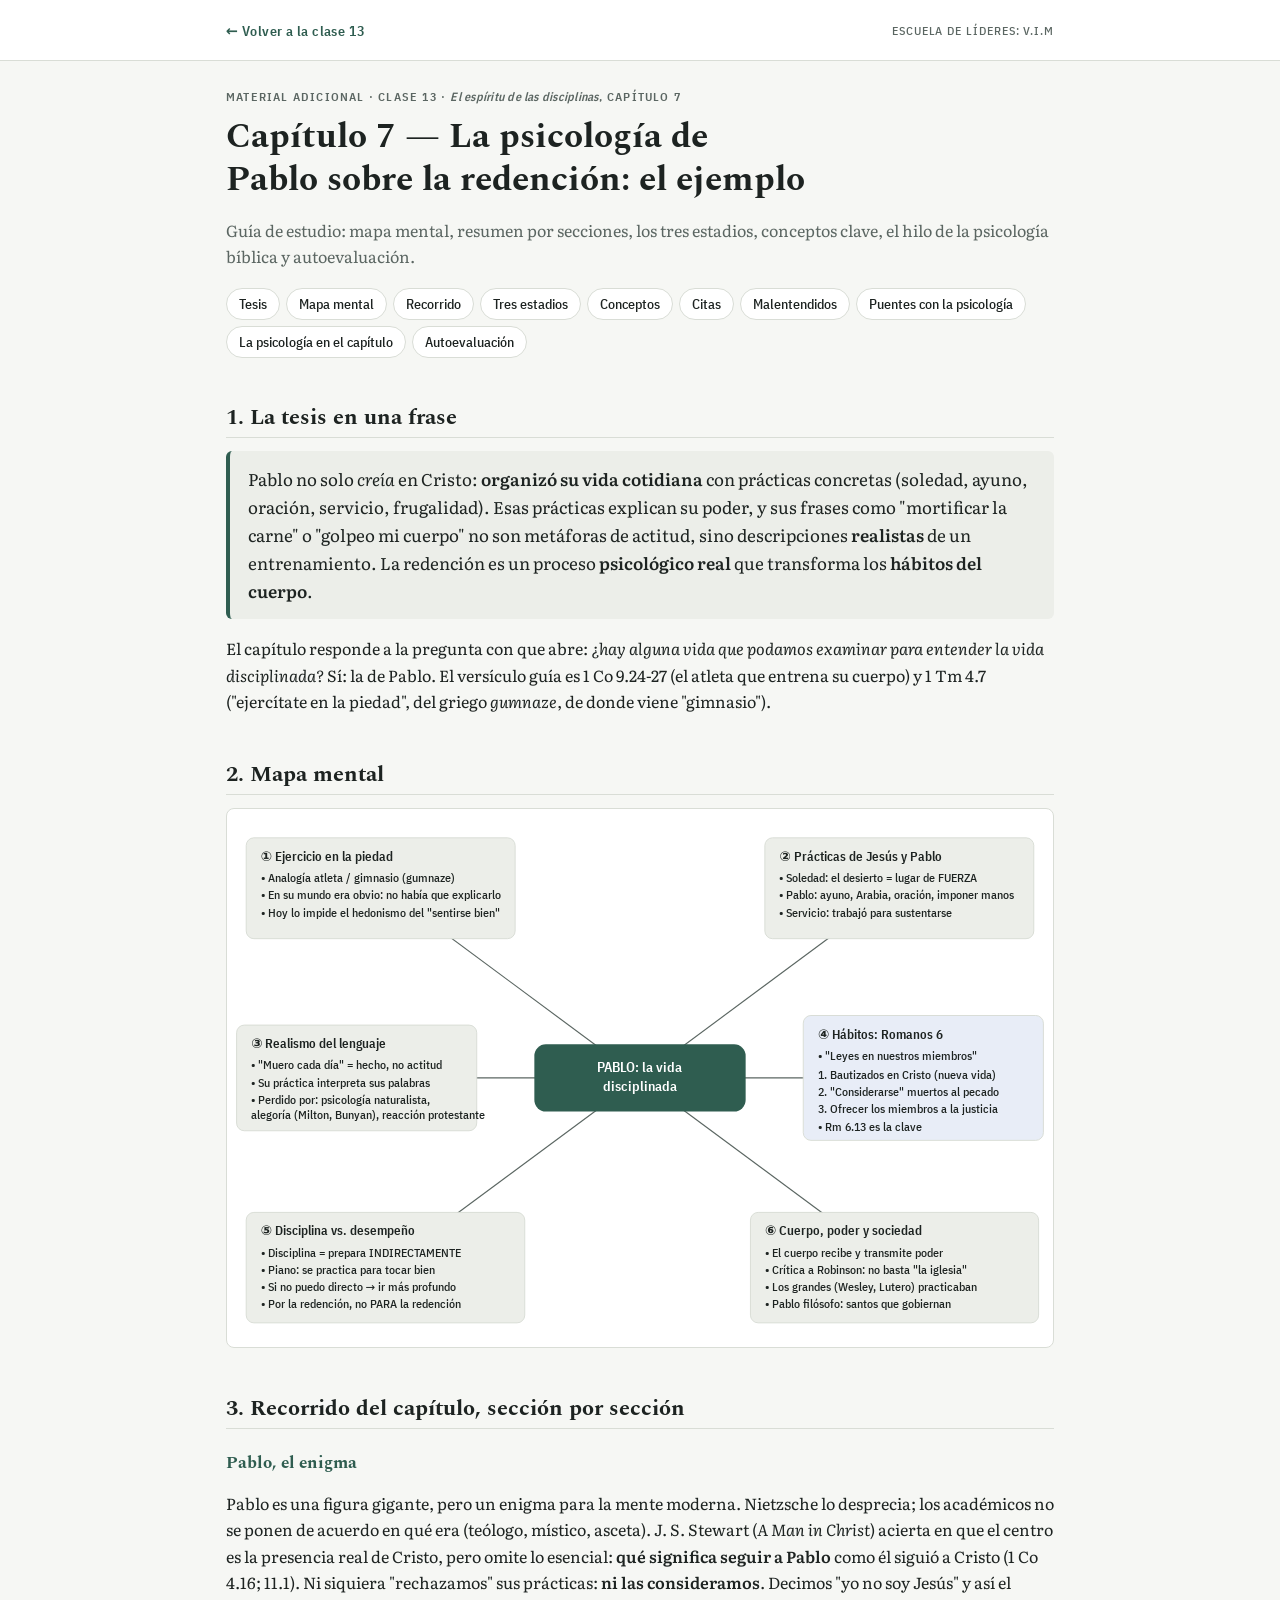
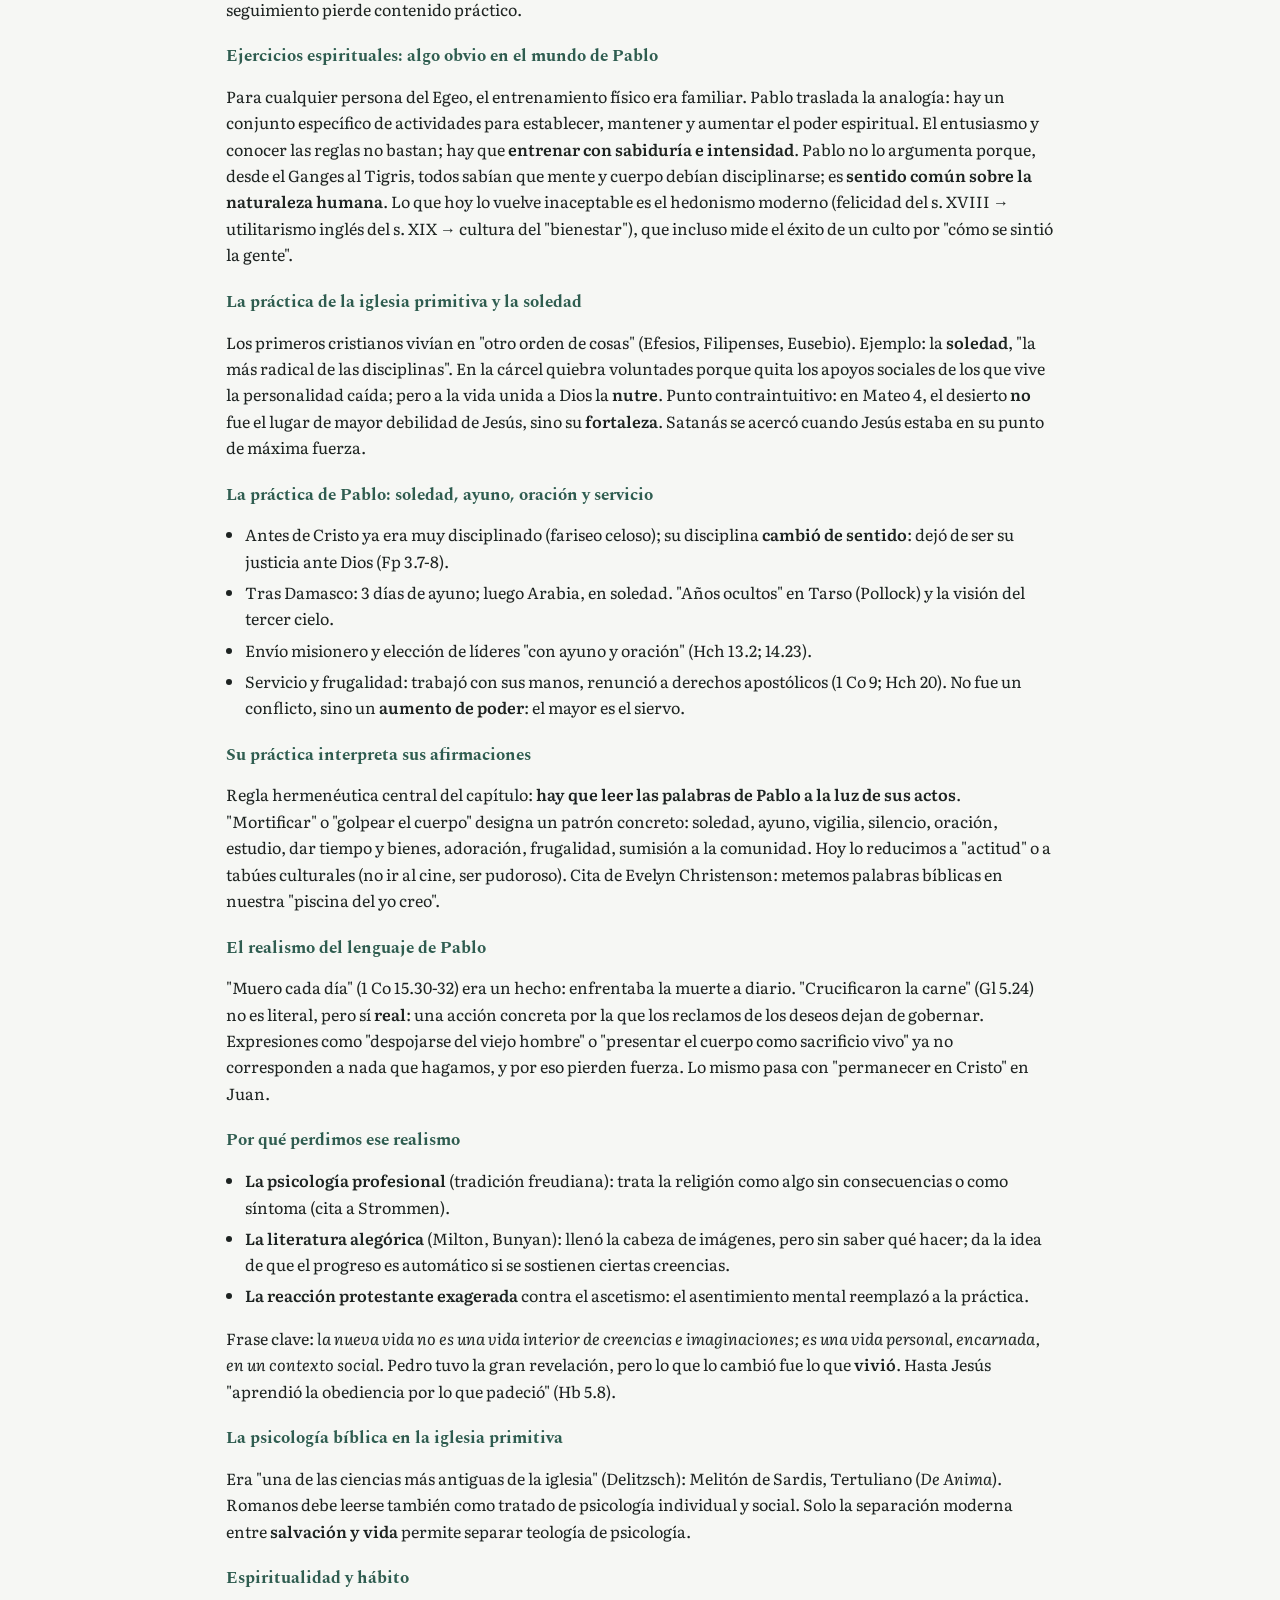
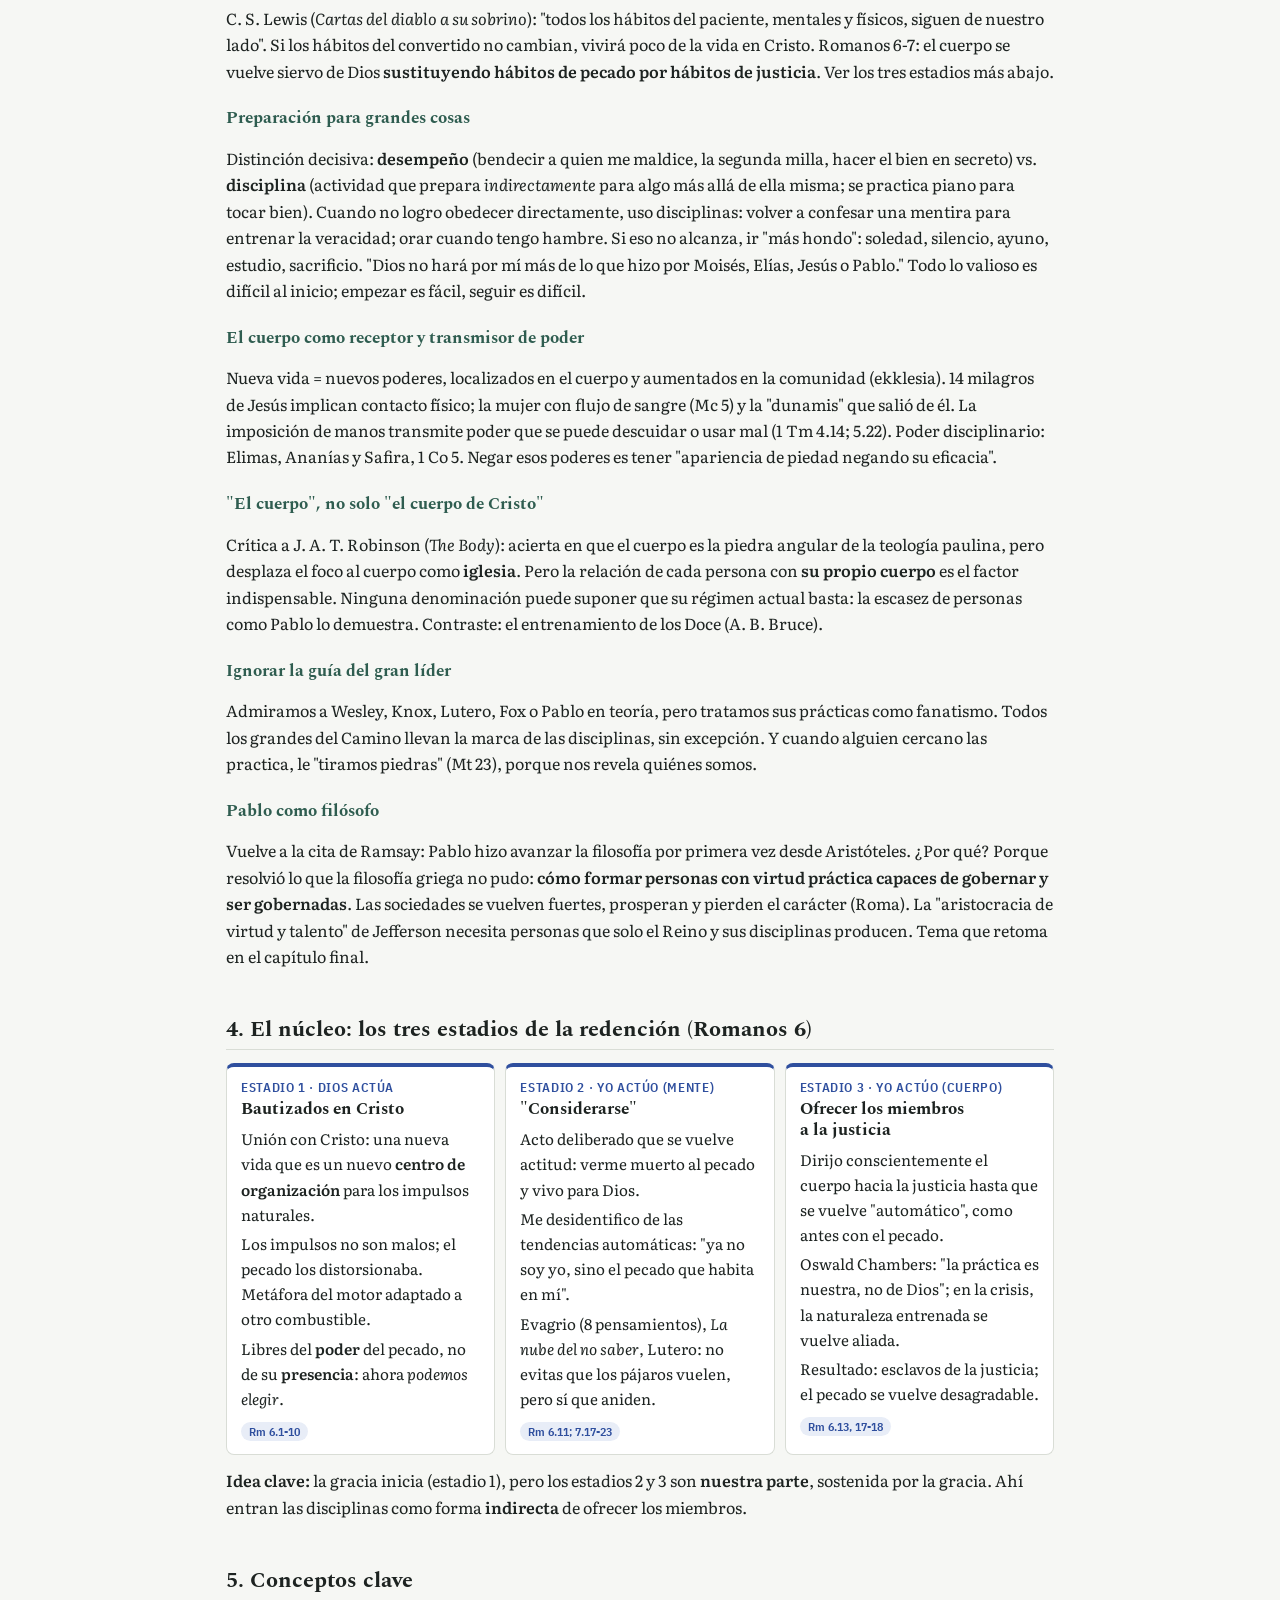
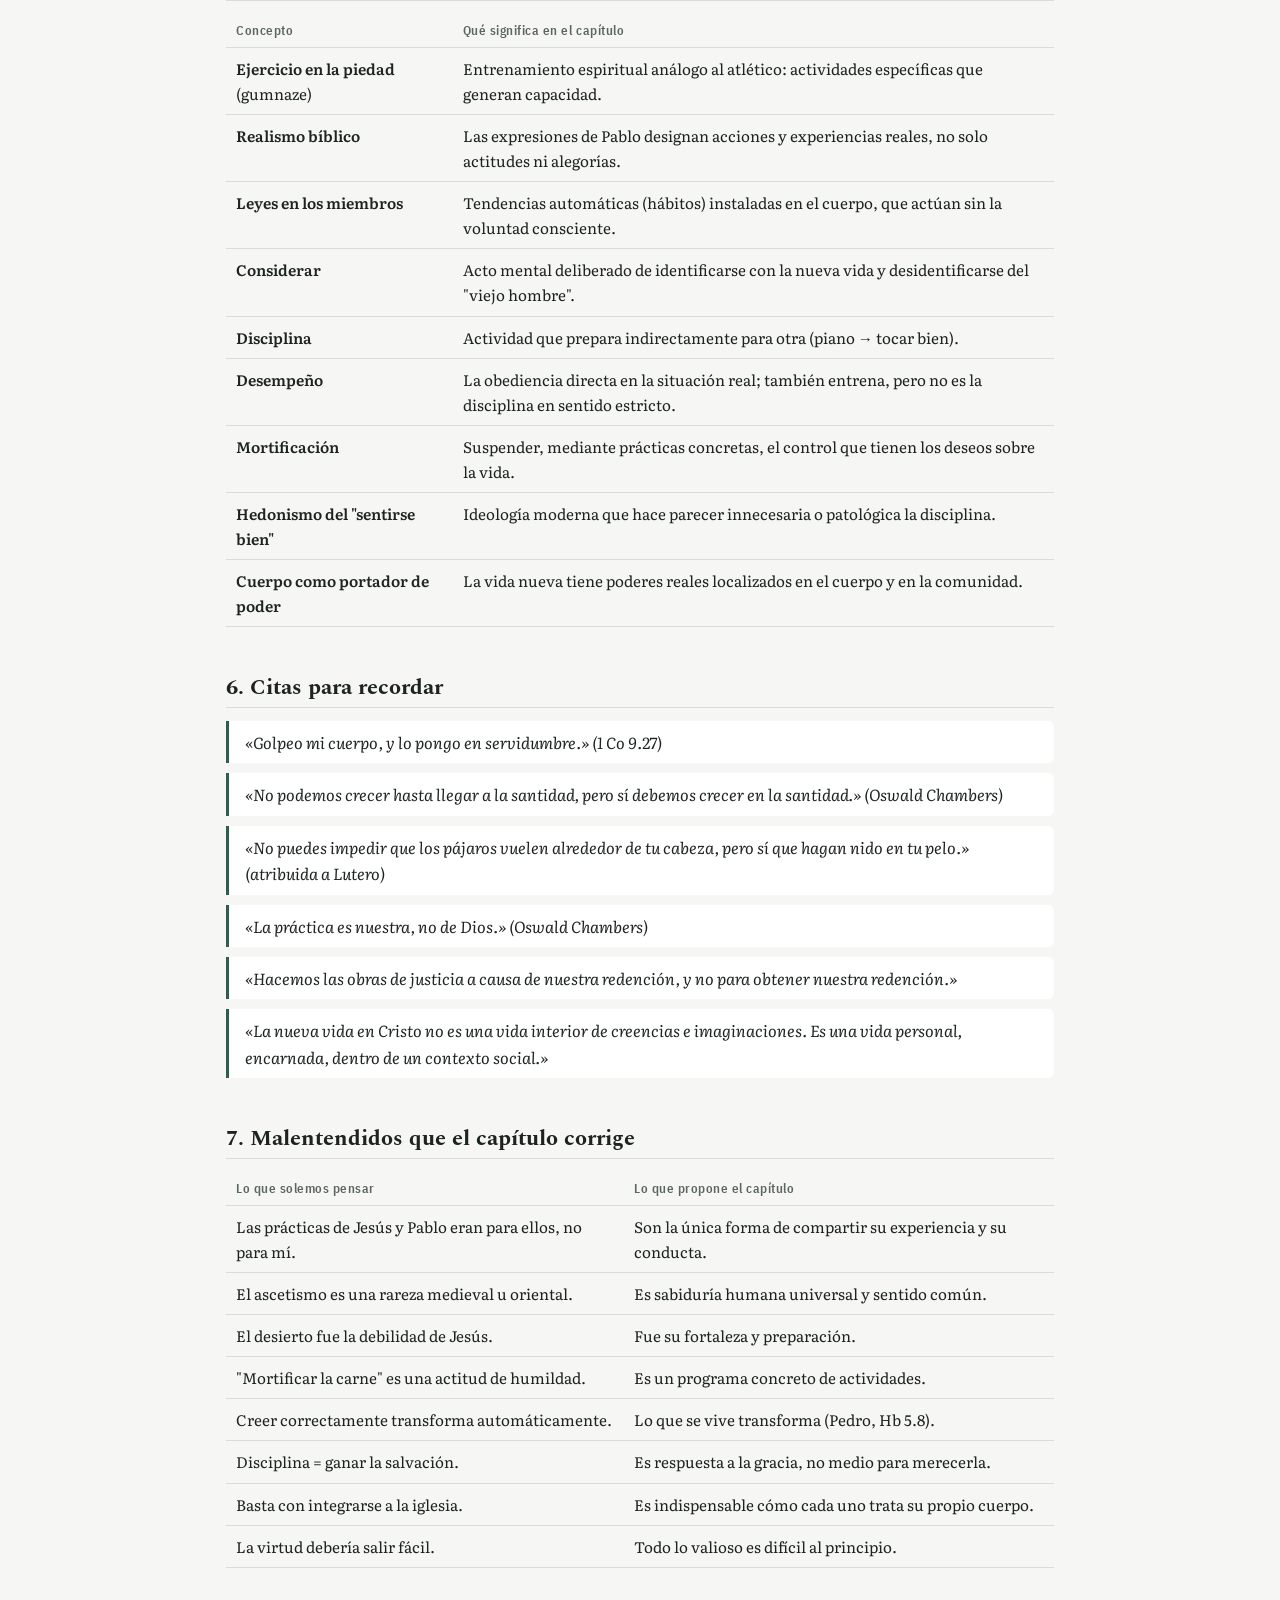
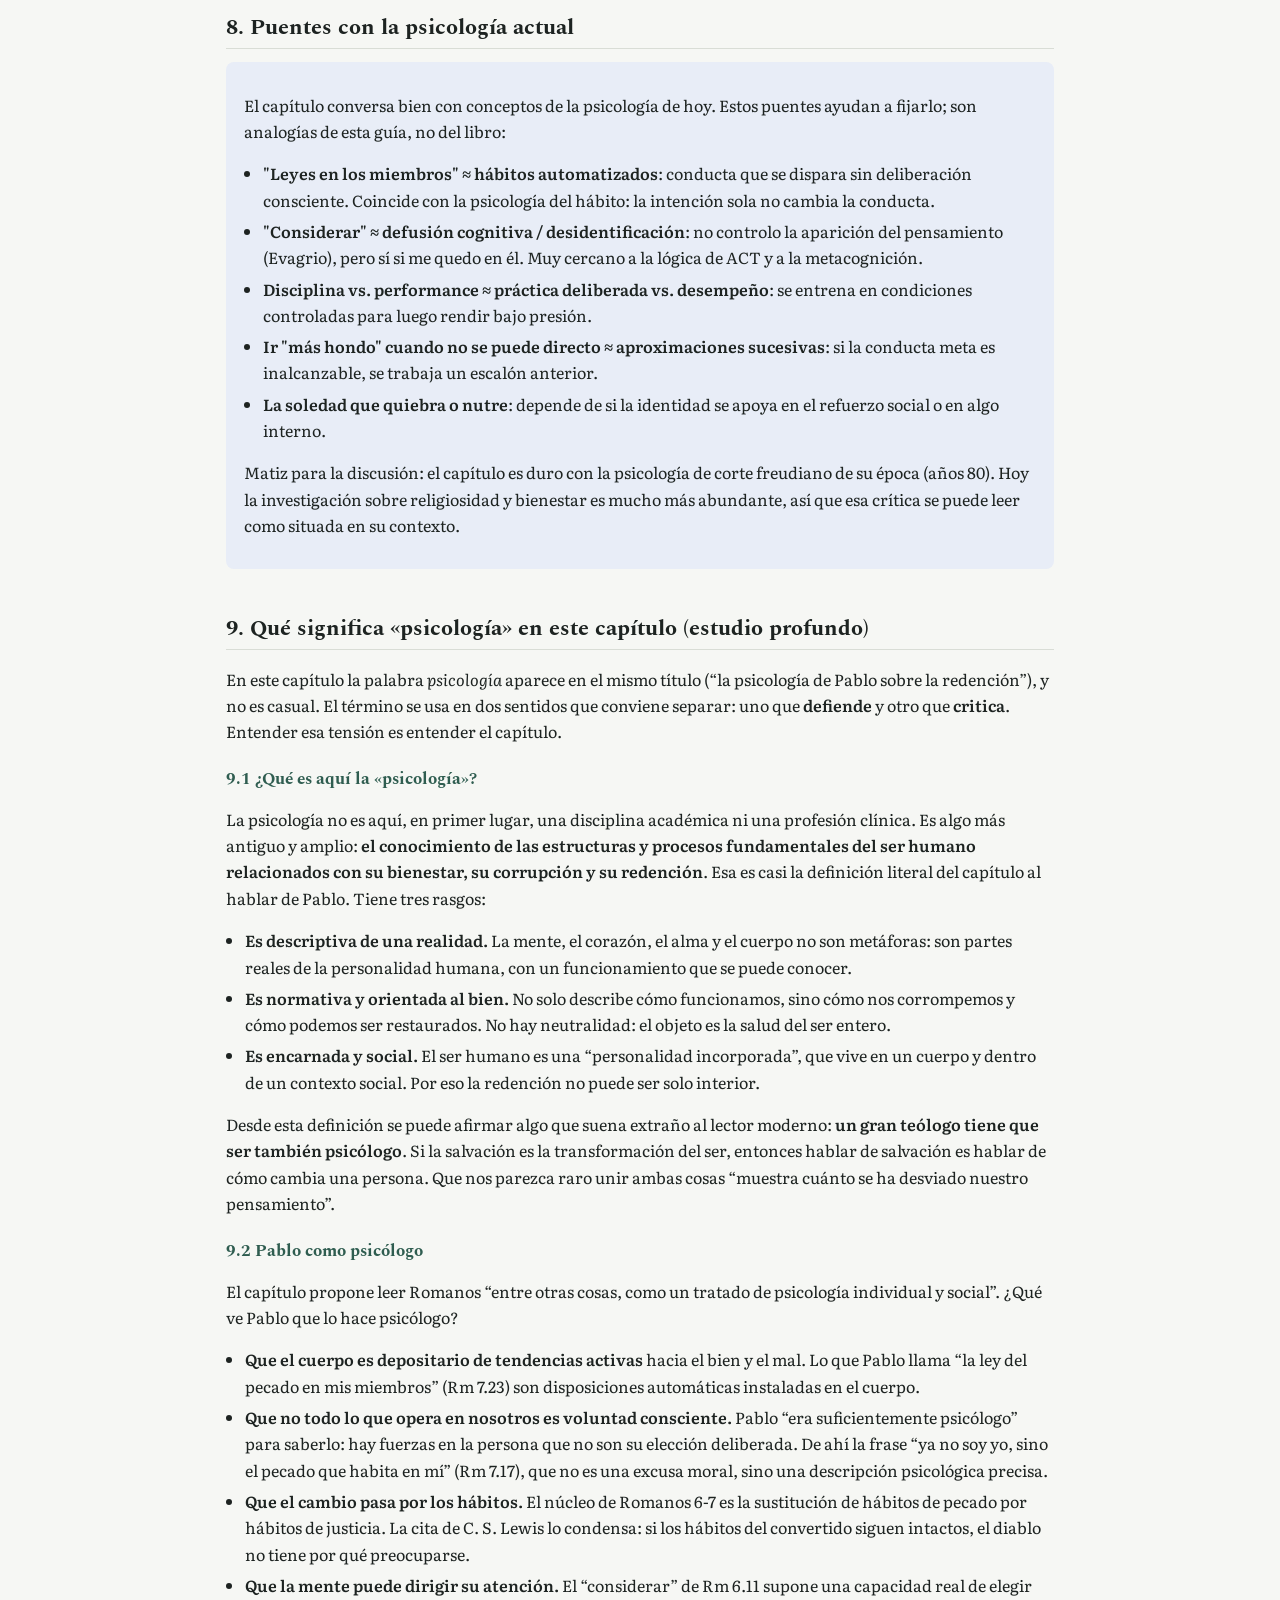
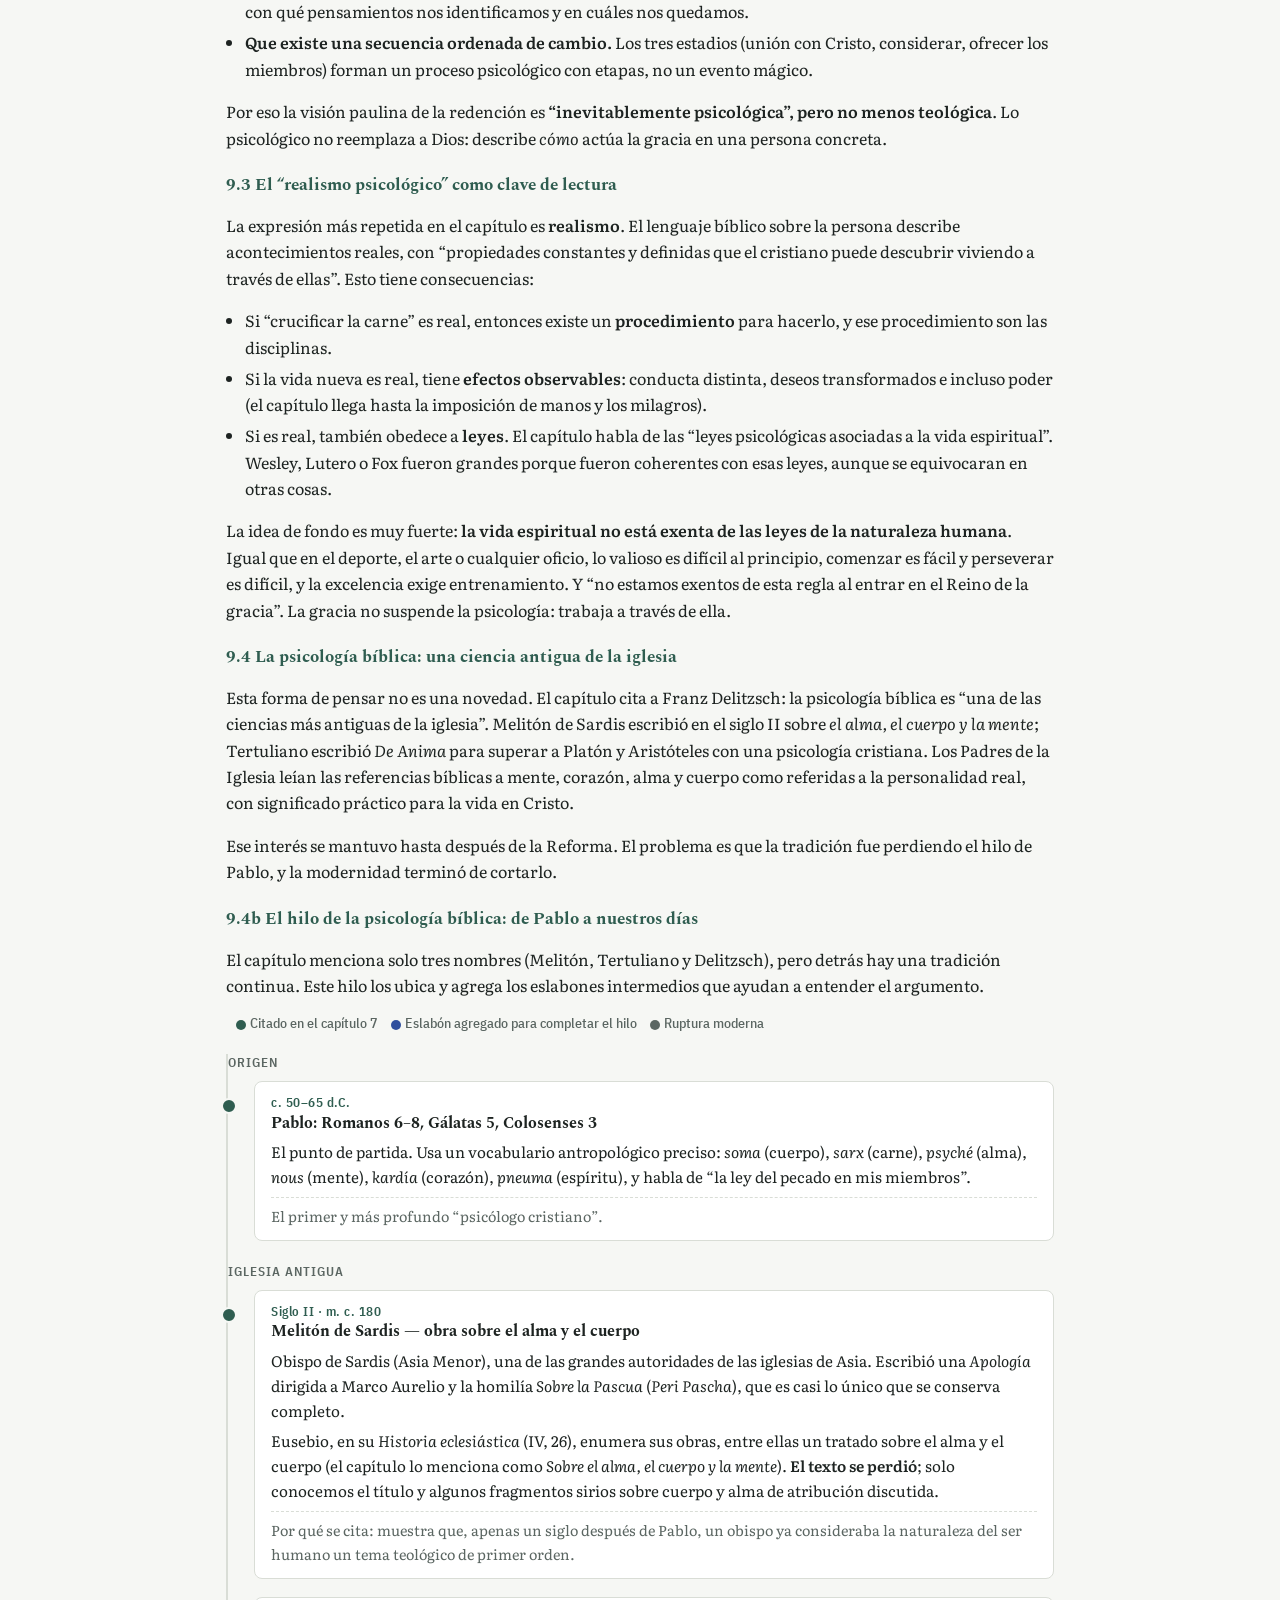
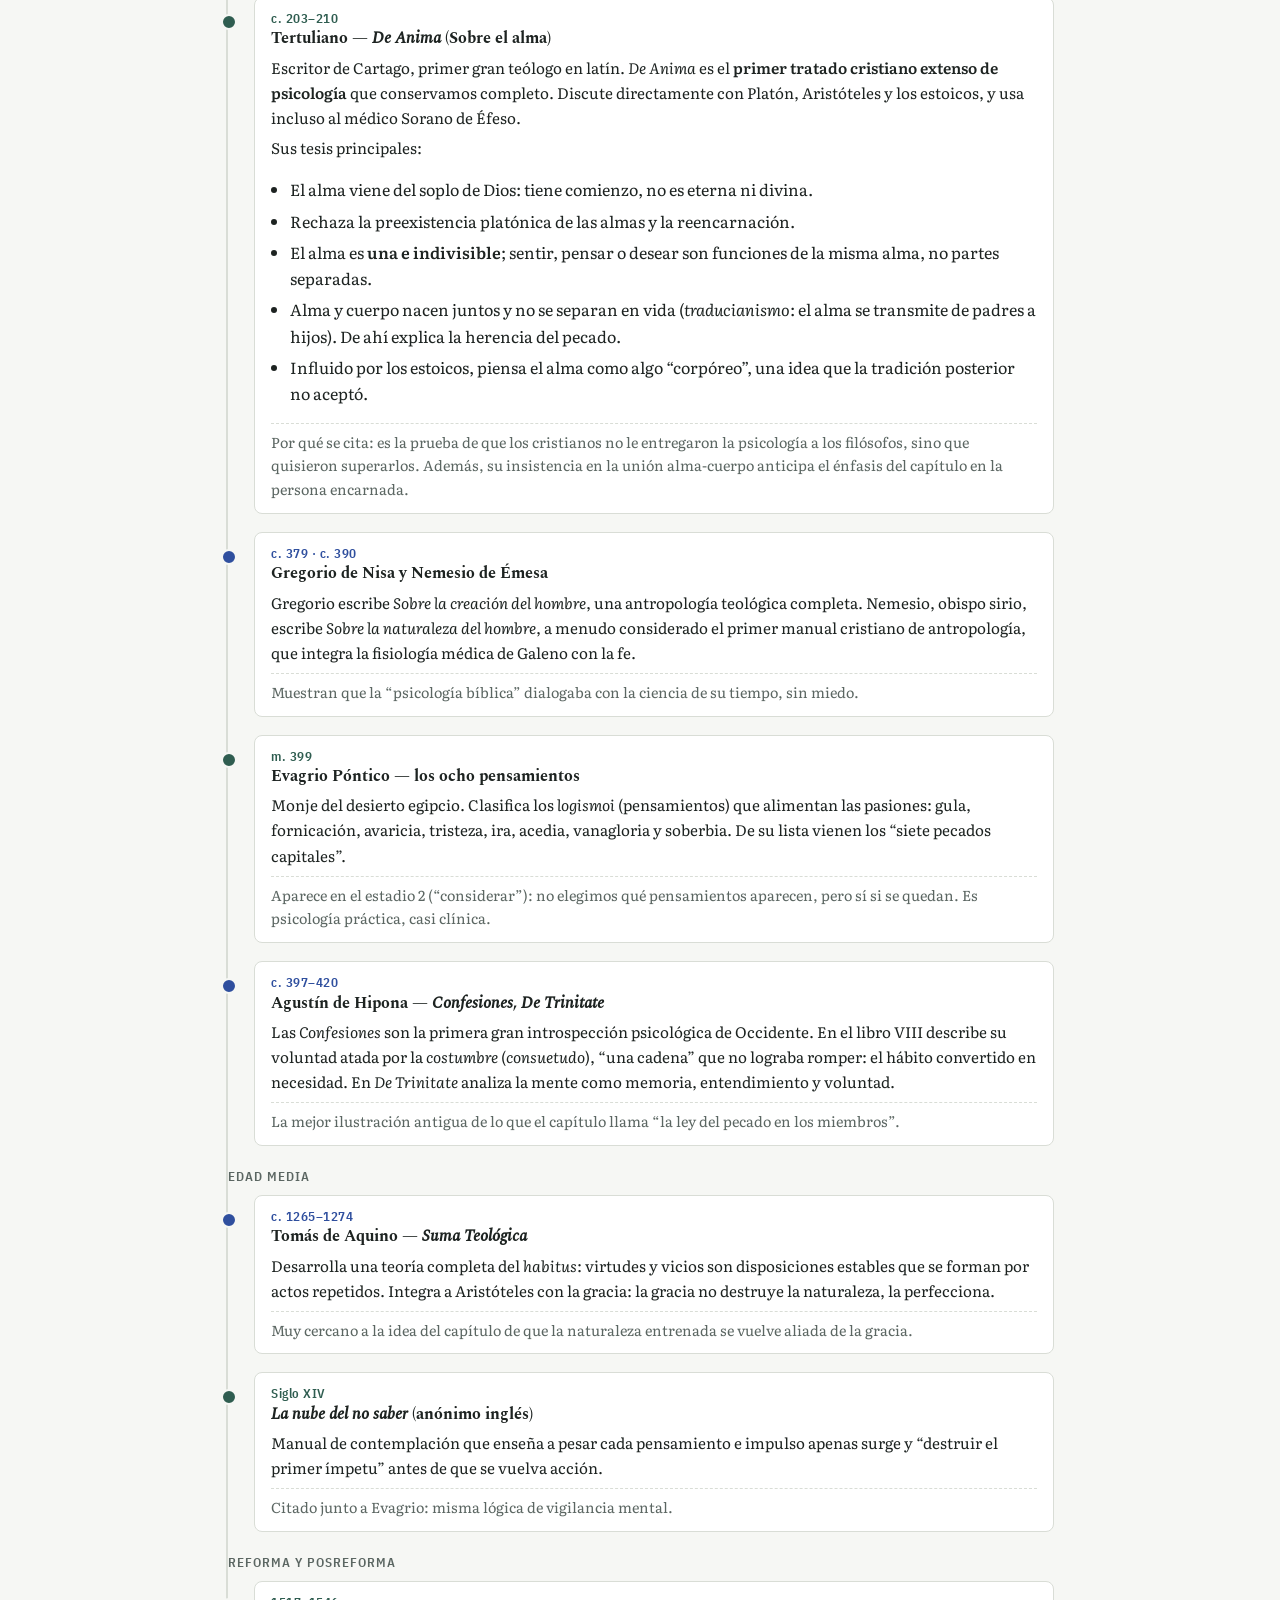
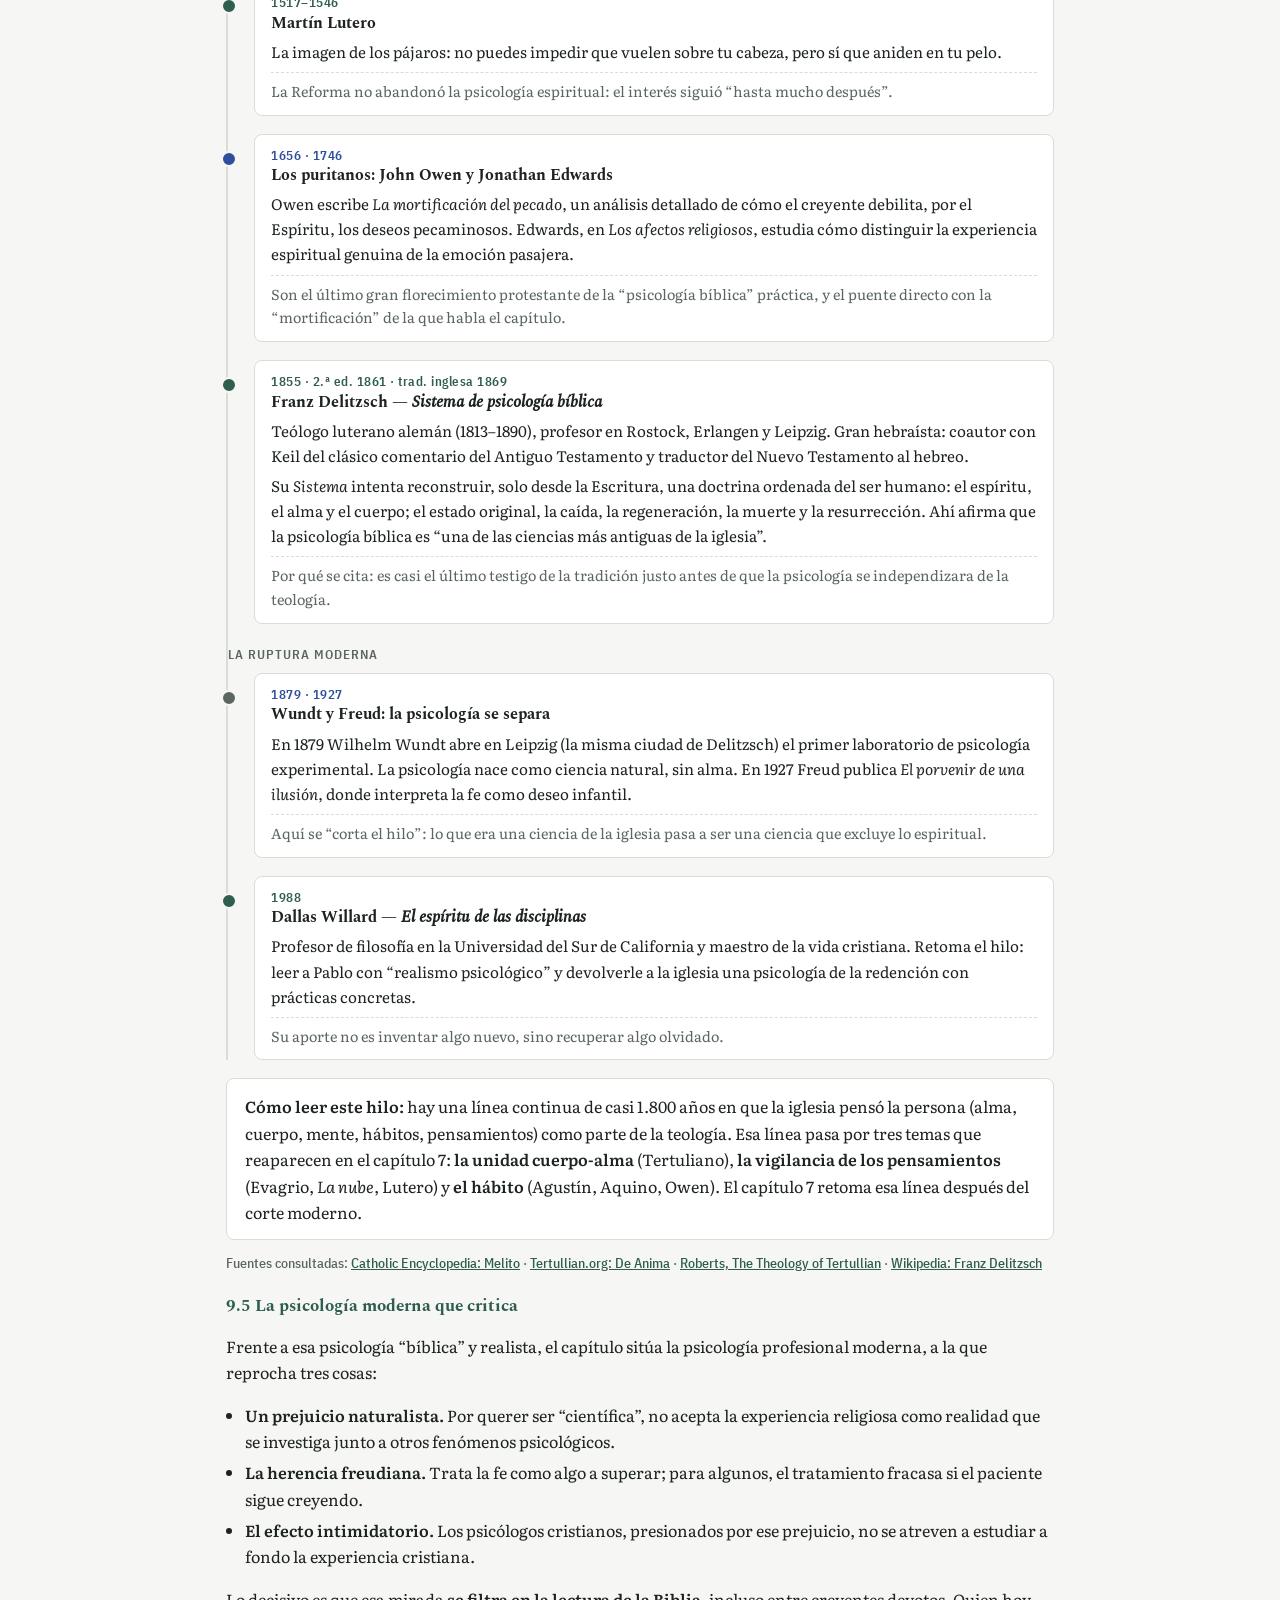
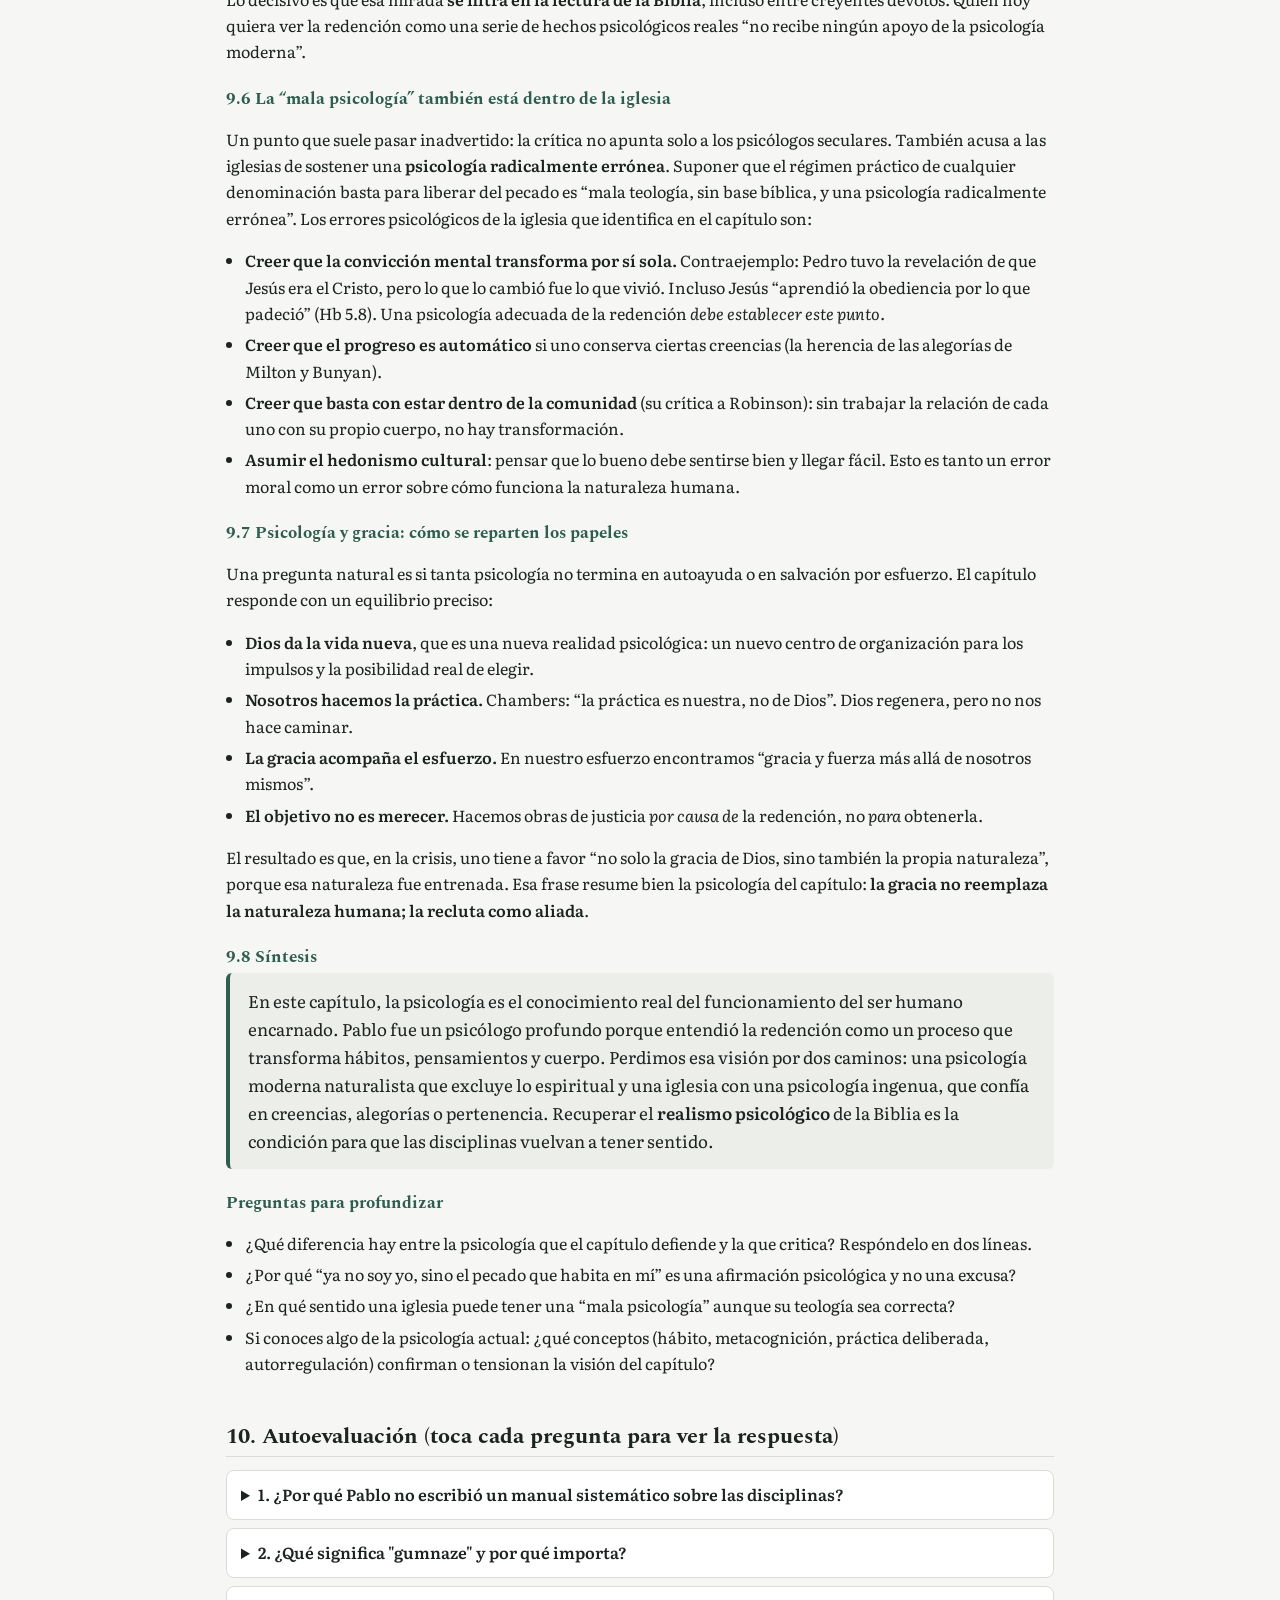
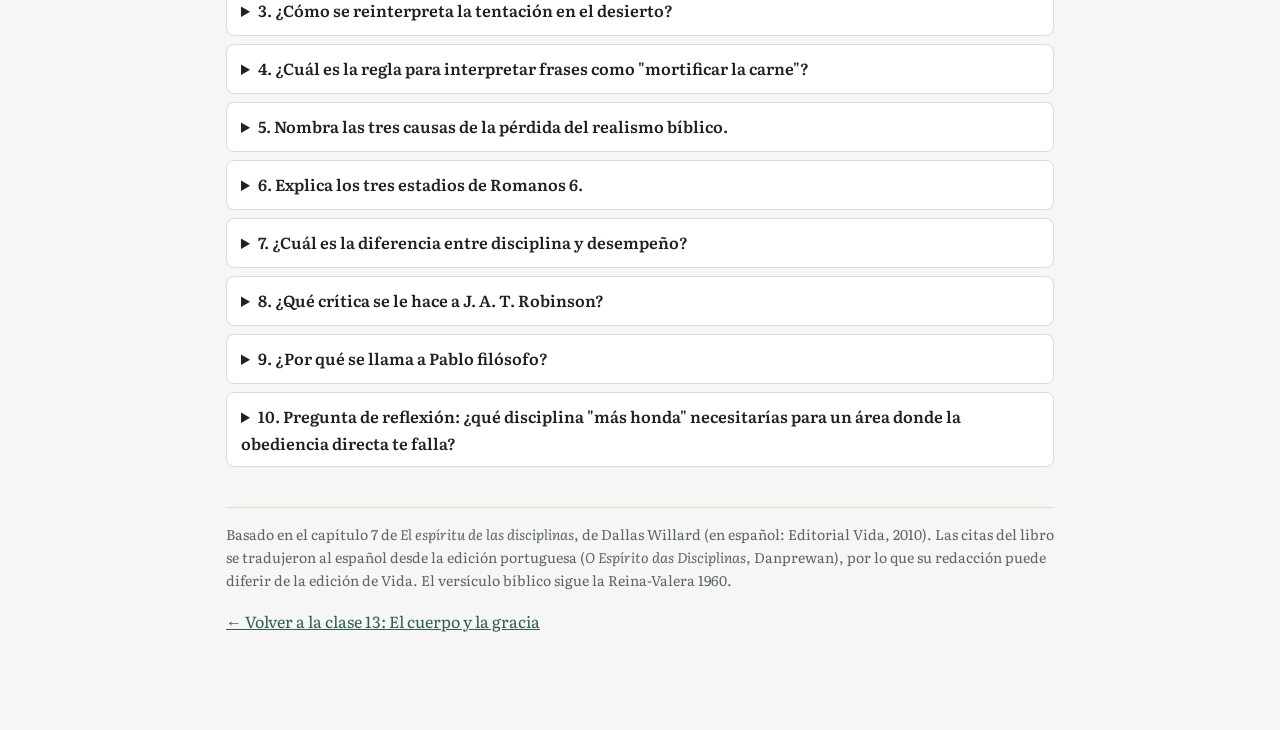
<file: guias/cap7-psicologia-redencion.html>
<!doctype html>
<html lang="es">
<head>
<meta charset="utf-8">
<meta http-equiv="Content-Security-Policy" content="default-src 'none'; style-src 'self' 'unsafe-inline'; font-src 'self'; img-src 'self' data:; base-uri 'none'; form-action 'none'; upgrade-insecure-requests">
<meta name="referrer" content="strict-origin-when-cross-origin">
<meta name="viewport" content="width=device-width, initial-scale=1">
<meta name="description" content="Guía de estudio del capítulo 7 de El espíritu de las disciplinas: la psicología de Pablo sobre la redención. Material adicional de la clase 13 de Escuela de líderes: V.I.M.">
<title>La psicología de Pablo sobre la redención · Escuela de líderes: V.I.M</title>
<link rel="stylesheet" href="../fonts/fonts.css">
<style>
/* Mismos colores y tipografías que el sitio del seminario. Página sin scripts. */
:root{--bg:#f6f7f4;--card:#fff;--ink:#1d2321;--mut:#5b6662;--line:#d9ddd6;--acc:#2f5d50;--onacc:#fff;--acc2:#2f4f9e;--soft:#eceee9;--soft2:#e8edf7;
  --display:"Spectral",Georgia,"Times New Roman",serif;--body:"Literata",Georgia,"Times New Roman",serif;--ui:"IBM Plex Sans Condensed","Arial Narrow",system-ui,sans-serif}
@media (prefers-color-scheme:dark){:root:not([data-theme="light"]){--bg:#141917;--card:#1b211f;--ink:#e7ebe8;--mut:#a1aca7;--line:#33403b;--acc:#7fbfa9;--onacc:#141917;--acc2:#8fa8ec;--soft:#232b28;--soft2:#1f2533;color-scheme:dark}}
:root[data-theme="dark"]{--bg:#141917;--card:#1b211f;--ink:#e7ebe8;--mut:#a1aca7;--line:#33403b;--acc:#7fbfa9;--onacc:#141917;--acc2:#8fa8ec;--soft:#232b28;--soft2:#1f2533;color-scheme:dark}
*{box-sizing:border-box}
html{-webkit-text-size-adjust:100%;text-size-adjust:100%}
body{margin:0;background:var(--bg);color:var(--ink);font:1rem/1.65 var(--body)}
a{color:var(--acc)}
a:focus-visible,summary:focus-visible{outline:2px solid var(--acc);outline-offset:2px}
.top{background:var(--card);border-bottom:1px solid var(--line)}
.top .in{max-width:860px;margin:0 auto;padding:10px 16px;display:flex;align-items:center;gap:12px;flex-wrap:wrap}
.top a{font:600 .9rem var(--ui);letter-spacing:.03em;text-decoration:none;display:inline-flex;align-items:center;min-height:40px}
.top .brand{margin-left:auto;font:500 .72rem var(--ui);letter-spacing:.08em;text-transform:uppercase;color:var(--mut)}
.wrap{max-width:860px;margin:0 auto;padding:28px 16px 80px}
h1,h2,h3,h4{font-family:var(--display);line-height:1.2;text-wrap:balance}
h1{font-size:clamp(1.6rem,4vw,2.2rem);margin:.3em 0}
h2{font-size:1.35rem;margin:2.2em 0 .6em;padding-bottom:.3em;border-bottom:1px solid var(--line)}
h3{font-size:1.08rem;margin:1.4em 0 .3em;color:var(--acc)}
.kicker{font:600 .75rem/1.4 var(--ui);letter-spacing:.1em;text-transform:uppercase;color:var(--mut)}
.kicker i{text-transform:none;letter-spacing:.02em}
.sub,.hint{color:var(--mut)}
.hint{font:.85rem var(--ui);margin:.4em 0 0}
@media(min-width:760px){.hint{display:none}}
nav.toc{display:flex;flex-wrap:wrap;gap:6px;margin:18px 0}
nav.toc a{font:500 .85rem var(--ui);color:var(--ink);text-decoration:none;border:1px solid var(--line);padding:6px 12px;border-radius:999px;background:var(--card)}
nav.toc a:hover{border-color:var(--acc)}
.thesis{background:var(--soft);border-left:4px solid var(--acc);padding:14px 18px;border-radius:6px;font-size:1.06rem}
.card{background:var(--card);border:1px solid var(--line);border-radius:8px;padding:14px 18px;margin:12px 0}
.mapscroll{overflow-x:auto;-webkit-overflow-scrolling:touch}
.map{width:100%;min-width:720px;height:auto;display:block;background:var(--card);border:1px solid var(--line);border-radius:8px}
.map text{font-family:var(--ui);fill:var(--ink)}
.map .c{fill:var(--acc)}.map text.ct{fill:var(--onacc)}
.map rect.n{fill:var(--soft);stroke:var(--line)}
.map rect.n2{fill:var(--soft2);stroke:var(--line)}
.map line,.map path{stroke:var(--mut);stroke-width:1.2;fill:none}
.stages{display:grid;grid-template-columns:repeat(3,1fr);gap:10px}
@media(max-width:640px){.stages{grid-template-columns:1fr}}
.stage{background:var(--card);border:1px solid var(--line);border-top:4px solid var(--acc2);border-radius:8px;padding:12px 14px}
.stage>b{display:block;font:600 .8rem var(--ui);color:var(--acc2);letter-spacing:.05em}
.stage h4{margin:.2em 0 .4em;font-size:1.05rem}
.stage p{margin:.3em 0;font-size:.95rem}
.tag{display:inline-block;font:600 .75rem var(--ui);padding:2px 8px;border-radius:999px;background:var(--soft2);color:var(--acc2);margin-top:6px}
table{width:100%;border-collapse:collapse;font-size:.95rem}
th,td{text-align:left;padding:8px 10px;border-bottom:1px solid var(--line);vertical-align:top}
th{font:600 .8rem var(--ui);letter-spacing:.04em;color:var(--mut)}
.tbl{overflow-x:auto}
blockquote{margin:10px 0;padding:8px 16px;border-left:3px solid var(--acc);background:var(--card);border-radius:0 6px 6px 0;font-style:italic}
details{background:var(--card);border:1px solid var(--line);border-radius:8px;padding:10px 14px;margin:8px 0}
summary{cursor:pointer;font-weight:600;min-height:28px}
details p{margin:.6em 0 .2em}
.pro{background:var(--soft2);border-radius:8px;padding:14px 18px}
ul{padding-left:1.2em}li{margin:.3em 0}
.foot{color:var(--mut);font-size:.88rem;margin-top:40px;border-top:1px solid var(--line);padding-top:14px}
.tl{position:relative;margin:16px 0 8px;padding-left:26px;border-left:2px solid var(--line)}
.ev{position:relative;margin:0 0 18px;background:var(--card);border:1px solid var(--line);border-radius:8px;padding:12px 16px}
.ev::before{content:"";position:absolute;left:-34px;top:16px;width:12px;height:12px;border-radius:50%;background:var(--acc2);border:2px solid var(--bg)}
.ev.w::before{background:var(--acc)}
.ev.cut::before{background:var(--mut)}
.ev .y{font:600 .8rem var(--ui);color:var(--acc2);letter-spacing:.04em}
.ev.w .y{color:var(--acc)}
.ev h4{margin:.15em 0 .35em;font-size:1.02rem}
.ev p{margin:.35em 0;font-size:.95rem}
.ev .link{font-size:.9rem;color:var(--mut);border-top:1px dashed var(--line);padding-top:6px;margin-top:8px}
.era{font:600 .8rem var(--ui);text-transform:uppercase;letter-spacing:.08em;color:var(--mut);margin:22px 0 10px -26px}
.legend{font:.85rem var(--ui);color:var(--mut)}
.legend span{display:inline-block;width:10px;height:10px;border-radius:50%;margin:0 4px 0 10px;vertical-align:middle}
@media print{.top,nav.toc,.hint{display:none}body{background:#fff}.map{min-width:0}h2,h3,.ev,.stage,details,blockquote{break-inside:avoid}}
</style>
</head>
<body>
<header class="top"><div class="in"><a href="../#clase13">← Volver a la clase 13</a><span class="brand">Escuela de líderes: V.I.M</span></div></header>
<main class="wrap">
<div class="kicker">Material adicional · Clase 13 · <i>El espíritu de las disciplinas</i>, capítulo 7</div>
<h1>Capítulo 7 — La psicología de Pablo sobre la redención: el ejemplo</h1>
<p class="sub">Guía de estudio: mapa mental, resumen por secciones, los tres estadios, conceptos clave, el hilo de la psicología bíblica y autoevaluación.</p>

<nav class="toc" aria-label="En esta guía">
<a href="#tesis">Tesis</a><a href="#mapa">Mapa mental</a><a href="#ruta">Recorrido</a><a href="#estadios">Tres estadios</a><a href="#conceptos">Conceptos</a><a href="#frases">Citas</a><a href="#errores">Malentendidos</a><a href="#psico">Puentes con la psicología</a><a href="#willardpsi">La psicología en el capítulo</a><a href="#quiz">Autoevaluación</a>
</nav>

<h2 id="tesis">1. La tesis en una frase</h2>
<div class="thesis">Pablo no solo <i>creía</i> en Cristo: <b>organizó su vida cotidiana</b> con prácticas concretas (soledad, ayuno, oración, servicio, frugalidad). Esas prácticas explican su poder, y sus frases como "mortificar la carne" o "golpeo mi cuerpo" no son metáforas de actitud, sino descripciones <b>realistas</b> de un entrenamiento. La redención es un proceso <b>psicológico real</b> que transforma los <b>hábitos del cuerpo</b>.</div>
<p>El capítulo responde a la pregunta con que abre: <i>¿hay alguna vida que podamos examinar para entender la vida disciplinada?</i> Sí: la de Pablo. El versículo guía es 1 Co 9.24-27 (el atleta que entrena su cuerpo) y 1 Tm 4.7 ("ejercítate en la piedad", del griego <i>gumnaze</i>, de donde viene "gimnasio").</p>

<h2 id="mapa">2. Mapa mental</h2>
<div class="mapscroll"><svg class="map" viewBox="0 0 860 560" role="img" aria-label="Mapa mental del capítulo 7">
<g>
<line x1="430" y1="280" x2="160" y2="80"/><line x1="430" y1="280" x2="700" y2="80"/>
<line x1="430" y1="280" x2="120" y2="280"/><line x1="430" y1="280" x2="740" y2="280"/>
<line x1="430" y1="280" x2="160" y2="480"/><line x1="430" y1="280" x2="700" y2="480"/>
</g>
<rect class="c" x="320" y="245" width="220" height="70" rx="12"/>
<text class="ct" x="430" y="274" text-anchor="middle" font-size="15" font-weight="700">PABLO: la vida</text>
<text class="ct" x="430" y="294" text-anchor="middle" font-size="15" font-weight="700">disciplinada</text>

<rect class="n" x="20" y="30" width="280" height="105" rx="8"/>
<text x="35" y="54" font-size="14" font-weight="700">① Ejercicio en la piedad</text>
<text x="35" y="76" font-size="12">• Analogía atleta / gimnasio (gumnaze)</text>
<text x="35" y="94" font-size="12">• En su mundo era obvio: no había que explicarlo</text>
<text x="35" y="112" font-size="12">• Hoy lo impide el hedonismo del "sentirse bien"</text>

<rect class="n" x="560" y="30" width="280" height="105" rx="8"/>
<text x="575" y="54" font-size="14" font-weight="700">② Prácticas de Jesús y Pablo</text>
<text x="575" y="76" font-size="12">• Soledad: el desierto = lugar de FUERZA</text>
<text x="575" y="94" font-size="12">• Pablo: ayuno, Arabia, oración, imponer manos</text>
<text x="575" y="112" font-size="12">• Servicio: trabajó para sustentarse</text>

<rect class="n" x="10" y="225" width="250" height="110" rx="8"/>
<text x="25" y="249" font-size="14" font-weight="700">③ Realismo del lenguaje</text>
<text x="25" y="271" font-size="12">• "Muero cada día" = hecho, no actitud</text>
<text x="25" y="289" font-size="12">• Su práctica interpreta sus palabras</text>
<text x="25" y="307" font-size="12">• Perdido por: psicología naturalista,</text>
<text x="25" y="323" font-size="12">  alegoría (Milton, Bunyan), reacción protestante</text>

<rect class="n2" x="600" y="215" width="250" height="130" rx="8"/>
<text x="615" y="239" font-size="14" font-weight="700">④ Hábitos: Romanos 6</text>
<text x="615" y="261" font-size="12">• "Leyes en nuestros miembros"</text>
<text x="615" y="281" font-size="12">1. Bautizados en Cristo (nueva vida)</text>
<text x="615" y="299" font-size="12">2. "Considerarse" muertos al pecado</text>
<text x="615" y="317" font-size="12">3. Ofrecer los miembros a la justicia</text>
<text x="615" y="335" font-size="12">• Rm 6.13 es la clave</text>

<rect class="n" x="20" y="420" width="290" height="115" rx="8"/>
<text x="35" y="444" font-size="14" font-weight="700">⑤ Disciplina vs. desempeño</text>
<text x="35" y="466" font-size="12">• Disciplina = prepara INDIRECTAMENTE</text>
<text x="35" y="484" font-size="12">• Piano: se practica para tocar bien</text>
<text x="35" y="502" font-size="12">• Si no puedo directo → ir más profundo</text>
<text x="35" y="520" font-size="12">• Por la redención, no PARA la redención</text>

<rect class="n" x="545" y="420" width="300" height="115" rx="8"/>
<text x="560" y="444" font-size="14" font-weight="700">⑥ Cuerpo, poder y sociedad</text>
<text x="560" y="466" font-size="12">• El cuerpo recibe y transmite poder</text>
<text x="560" y="484" font-size="12">• Crítica a Robinson: no basta "la iglesia"</text>
<text x="560" y="502" font-size="12">• Los grandes (Wesley, Lutero) practicaban</text>
<text x="560" y="520" font-size="12">• Pablo filósofo: santos que gobiernan</text>
</svg></div><p class="hint">En el teléfono, desliza el mapa hacia los lados para verlo completo.</p>

<h2 id="ruta">3. Recorrido del capítulo, sección por sección</h2>

<h3>Pablo, el enigma</h3>
<p>Pablo es una figura gigante, pero un enigma para la mente moderna. Nietzsche lo desprecia; los académicos no se ponen de acuerdo en qué era (teólogo, místico, asceta). J. S. Stewart (<i>A Man in Christ</i>) acierta en que el centro es la presencia real de Cristo, pero omite lo esencial: <b>qué significa seguir a Pablo</b> como él siguió a Cristo (1 Co 4.16; 11.1). Ni siquiera "rechazamos" sus prácticas: <b>ni las consideramos</b>. Decimos "yo no soy Jesús" y así el seguimiento pierde contenido práctico.</p>

<h3>Ejercicios espirituales: algo obvio en el mundo de Pablo</h3>
<p>Para cualquier persona del Egeo, el entrenamiento físico era familiar. Pablo traslada la analogía: hay un conjunto específico de actividades para establecer, mantener y aumentar el poder espiritual. El entusiasmo y conocer las reglas no bastan; hay que <b>entrenar con sabiduría e intensidad</b>. Pablo no lo argumenta porque, desde el Ganges al Tigris, todos sabían que mente y cuerpo debían disciplinarse; es <b>sentido común sobre la naturaleza humana</b>. Lo que hoy lo vuelve inaceptable es el hedonismo moderno (felicidad del s. XVIII → utilitarismo inglés del s. XIX → cultura del "bienestar"), que incluso mide el éxito de un culto por "cómo se sintió la gente".</p>

<h3>La práctica de la iglesia primitiva y la soledad</h3>
<p>Los primeros cristianos vivían en "otro orden de cosas" (Efesios, Filipenses, Eusebio). Ejemplo: la <b>soledad</b>, "la más radical de las disciplinas". En la cárcel quiebra voluntades porque quita los apoyos sociales de los que vive la personalidad caída; pero a la vida unida a Dios la <b>nutre</b>. Punto contraintuitivo: en Mateo 4, el desierto <b>no</b> fue el lugar de mayor debilidad de Jesús, sino su <b>fortaleza</b>. Satanás se acercó cuando Jesús estaba en su punto de máxima fuerza.</p>

<h3>La práctica de Pablo: soledad, ayuno, oración y servicio</h3>
<ul>
<li>Antes de Cristo ya era muy disciplinado (fariseo celoso); su disciplina <b>cambió de sentido</b>: dejó de ser su justicia ante Dios (Fp 3.7-8).</li>
<li>Tras Damasco: 3 días de ayuno; luego Arabia, en soledad. "Años ocultos" en Tarso (Pollock) y la visión del tercer cielo.</li>
<li>Envío misionero y elección de líderes "con ayuno y oración" (Hch 13.2; 14.23).</li>
<li>Servicio y frugalidad: trabajó con sus manos, renunció a derechos apostólicos (1 Co 9; Hch 20). No fue un conflicto, sino un <b>aumento de poder</b>: el mayor es el siervo.</li>
</ul>

<h3>Su práctica interpreta sus afirmaciones</h3>
<p>Regla hermenéutica central del capítulo: <b>hay que leer las palabras de Pablo a la luz de sus actos</b>. "Mortificar" o "golpear el cuerpo" designa un patrón concreto: soledad, ayuno, vigilia, silencio, oración, estudio, dar tiempo y bienes, adoración, frugalidad, sumisión a la comunidad. Hoy lo reducimos a "actitud" o a tabúes culturales (no ir al cine, ser pudoroso). Cita de Evelyn Christenson: metemos palabras bíblicas en nuestra "piscina del yo creo".</p>

<h3>El realismo del lenguaje de Pablo</h3>
<p>"Muero cada día" (1 Co 15.30-32) era un hecho: enfrentaba la muerte a diario. "Crucificaron la carne" (Gl 5.24) no es literal, pero sí <b>real</b>: una acción concreta por la que los reclamos de los deseos dejan de gobernar. Expresiones como "despojarse del viejo hombre" o "presentar el cuerpo como sacrificio vivo" ya no corresponden a nada que hagamos, y por eso pierden fuerza. Lo mismo pasa con "permanecer en Cristo" en Juan.</p>

<h3>Por qué perdimos ese realismo</h3>
<ul>
<li><b>La psicología profesional</b> (tradición freudiana): trata la religión como algo sin consecuencias o como síntoma (cita a Strommen).</li>
<li><b>La literatura alegórica</b> (Milton, Bunyan): llenó la cabeza de imágenes, pero sin saber qué hacer; da la idea de que el progreso es automático si se sostienen ciertas creencias.</li>
<li><b>La reacción protestante exagerada</b> contra el ascetismo: el asentimiento mental reemplazó a la práctica.</li>
</ul>
<p>Frase clave: <i>la nueva vida no es una vida interior de creencias e imaginaciones; es una vida personal, encarnada, en un contexto social.</i> Pedro tuvo la gran revelación, pero lo que lo cambió fue lo que <b>vivió</b>. Hasta Jesús "aprendió la obediencia por lo que padeció" (Hb 5.8).</p>

<h3>La psicología bíblica en la iglesia primitiva</h3>
<p>Era "una de las ciencias más antiguas de la iglesia" (Delitzsch): Melitón de Sardis, Tertuliano (<i>De Anima</i>). Romanos debe leerse también como tratado de psicología individual y social. Solo la separación moderna entre <b>salvación y vida</b> permite separar teología de psicología.</p>

<h3>Espiritualidad y hábito</h3>
<p>C. S. Lewis (<i>Cartas del diablo a su sobrino</i>): "todos los hábitos del paciente, mentales y físicos, siguen de nuestro lado". Si los hábitos del convertido no cambian, vivirá poco de la vida en Cristo. Romanos 6-7: el cuerpo se vuelve siervo de Dios <b>sustituyendo hábitos de pecado por hábitos de justicia</b>. Ver los tres estadios más abajo.</p>

<h3>Preparación para grandes cosas</h3>
<p>Distinción decisiva: <b>desempeño</b> (bendecir a quien me maldice, la segunda milla, hacer el bien en secreto) vs. <b>disciplina</b> (actividad que prepara <i>indirectamente</i> para algo más allá de ella misma; se practica piano para tocar bien). Cuando no logro obedecer directamente, uso disciplinas: volver a confesar una mentira para entrenar la veracidad; orar cuando tengo hambre. Si eso no alcanza, ir "más hondo": soledad, silencio, ayuno, estudio, sacrificio. "Dios no hará por mí más de lo que hizo por Moisés, Elías, Jesús o Pablo." Todo lo valioso es difícil al inicio; empezar es fácil, seguir es difícil.</p>

<h3>El cuerpo como receptor y transmisor de poder</h3>
<p>Nueva vida = nuevos poderes, localizados en el cuerpo y aumentados en la comunidad (ekklesia). 14 milagros de Jesús implican contacto físico; la mujer con flujo de sangre (Mc 5) y la "dunamis" que salió de él. La imposición de manos transmite poder que se puede descuidar o usar mal (1 Tm 4.14; 5.22). Poder disciplinario: Elimas, Ananías y Safira, 1 Co 5. Negar esos poderes es tener "apariencia de piedad negando su eficacia".</p>

<h3>"El cuerpo", no solo "el cuerpo de Cristo"</h3>
<p>Crítica a J. A. T. Robinson (<i>The Body</i>): acierta en que el cuerpo es la piedra angular de la teología paulina, pero desplaza el foco al cuerpo como <b>iglesia</b>. Pero la relación de cada persona con <b>su propio cuerpo</b> es el factor indispensable. Ninguna denominación puede suponer que su régimen actual basta: la escasez de personas como Pablo lo demuestra. Contraste: el entrenamiento de los Doce (A. B. Bruce).</p>

<h3>Ignorar la guía del gran líder</h3>
<p>Admiramos a Wesley, Knox, Lutero, Fox o Pablo en teoría, pero tratamos sus prácticas como fanatismo. Todos los grandes del Camino llevan la marca de las disciplinas, sin excepción. Y cuando alguien cercano las practica, le "tiramos piedras" (Mt 23), porque nos revela quiénes somos.</p>

<h3>Pablo como filósofo</h3>
<p>Vuelve a la cita de Ramsay: Pablo hizo avanzar la filosofía por primera vez desde Aristóteles. ¿Por qué? Porque resolvió lo que la filosofía griega no pudo: <b>cómo formar personas con virtud práctica capaces de gobernar y ser gobernadas</b>. Las sociedades se vuelven fuertes, prosperan y pierden el carácter (Roma). La "aristocracia de virtud y talento" de Jefferson necesita personas que solo el Reino y sus disciplinas producen. Tema que retoma en el capítulo final.</p>

<h2 id="estadios">4. El núcleo: los tres estadios de la redención (Romanos 6)</h2>
<div class="stages">
<div class="stage"><b>ESTADIO 1 · DIOS ACTÚA</b><h4>Bautizados en Cristo</h4>
<p>Unión con Cristo: una nueva vida que es un nuevo <b>centro de organización</b> para los impulsos naturales.</p>
<p>Los impulsos no son malos; el pecado los distorsionaba. Metáfora del motor adaptado a otro combustible.</p>
<p>Libres del <b>poder</b> del pecado, no de su <b>presencia</b>: ahora <i>podemos elegir</i>.</p><span class="tag">Rm 6.1-10</span></div>
<div class="stage"><b>ESTADIO 2 · YO ACTÚO (MENTE)</b><h4>"Considerarse"</h4>
<p>Acto deliberado que se vuelve actitud: verme muerto al pecado y vivo para Dios.</p>
<p>Me desidentifico de las tendencias automáticas: "ya no soy yo, sino el pecado que habita en mí".</p>
<p>Evagrio (8 pensamientos), <i>La nube del no saber</i>, Lutero: no evitas que los pájaros vuelen, pero sí que aniden.</p><span class="tag">Rm 6.11; 7.17-23</span></div>
<div class="stage"><b>ESTADIO 3 · YO ACTÚO (CUERPO)</b><h4>Ofrecer los miembros a la justicia</h4>
<p>Dirijo conscientemente el cuerpo hacia la justicia hasta que se vuelve "automático", como antes con el pecado.</p>
<p>Oswald Chambers: "la práctica es nuestra, no de Dios"; en la crisis, la naturaleza entrenada se vuelve aliada.</p>
<p>Resultado: esclavos de la justicia; el pecado se vuelve desagradable.</p><span class="tag">Rm 6.13, 17-18</span></div>
</div>
<p style="margin-top:12px"><b>Idea clave:</b> la gracia inicia (estadio 1), pero los estadios 2 y 3 son <b>nuestra parte</b>, sostenida por la gracia. Ahí entran las disciplinas como forma <b>indirecta</b> de ofrecer los miembros.</p>

<h2 id="conceptos">5. Conceptos clave</h2>
<div class="tbl"><table>
<tr><th>Concepto</th><th>Qué significa en el capítulo</th></tr>
<tr><td><b>Ejercicio en la piedad</b> (gumnaze)</td><td>Entrenamiento espiritual análogo al atlético: actividades específicas que generan capacidad.</td></tr>
<tr><td><b>Realismo bíblico</b></td><td>Las expresiones de Pablo designan acciones y experiencias reales, no solo actitudes ni alegorías.</td></tr>
<tr><td><b>Leyes en los miembros</b></td><td>Tendencias automáticas (hábitos) instaladas en el cuerpo, que actúan sin la voluntad consciente.</td></tr>
<tr><td><b>Considerar</b></td><td>Acto mental deliberado de identificarse con la nueva vida y desidentificarse del "viejo hombre".</td></tr>
<tr><td><b>Disciplina</b></td><td>Actividad que prepara indirectamente para otra (piano → tocar bien).</td></tr>
<tr><td><b>Desempeño</b></td><td>La obediencia directa en la situación real; también entrena, pero no es la disciplina en sentido estricto.</td></tr>
<tr><td><b>Mortificación</b></td><td>Suspender, mediante prácticas concretas, el control que tienen los deseos sobre la vida.</td></tr>
<tr><td><b>Hedonismo del "sentirse bien"</b></td><td>Ideología moderna que hace parecer innecesaria o patológica la disciplina.</td></tr>
<tr><td><b>Cuerpo como portador de poder</b></td><td>La vida nueva tiene poderes reales localizados en el cuerpo y en la comunidad.</td></tr>
</table></div>

<h2 id="frases">6. Citas para recordar</h2>
<blockquote>«Golpeo mi cuerpo, y lo pongo en servidumbre.» (1 Co 9.27)</blockquote>
<blockquote>«No podemos crecer hasta llegar a la santidad, pero sí debemos crecer en la santidad.» (Oswald Chambers)</blockquote>
<blockquote>«No puedes impedir que los pájaros vuelen alrededor de tu cabeza, pero sí que hagan nido en tu pelo.» (atribuida a Lutero)</blockquote>
<blockquote>«La práctica es nuestra, no de Dios.» (Oswald Chambers)</blockquote>
<blockquote>«Hacemos las obras de justicia a causa de nuestra redención, y no para obtener nuestra redención.»</blockquote>
<blockquote>«La nueva vida en Cristo no es una vida interior de creencias e imaginaciones. Es una vida personal, encarnada, dentro de un contexto social.»</blockquote>

<h2 id="errores">7. Malentendidos que el capítulo corrige</h2>
<div class="tbl"><table>
<tr><th>Lo que solemos pensar</th><th>Lo que propone el capítulo</th></tr>
<tr><td>Las prácticas de Jesús y Pablo eran para ellos, no para mí.</td><td>Son la única forma de compartir su experiencia y su conducta.</td></tr>
<tr><td>El ascetismo es una rareza medieval u oriental.</td><td>Es sabiduría humana universal y sentido común.</td></tr>
<tr><td>El desierto fue la debilidad de Jesús.</td><td>Fue su fortaleza y preparación.</td></tr>
<tr><td>"Mortificar la carne" es una actitud de humildad.</td><td>Es un programa concreto de actividades.</td></tr>
<tr><td>Creer correctamente transforma automáticamente.</td><td>Lo que se vive transforma (Pedro, Hb 5.8).</td></tr>
<tr><td>Disciplina = ganar la salvación.</td><td>Es respuesta a la gracia, no medio para merecerla.</td></tr>
<tr><td>Basta con integrarse a la iglesia.</td><td>Es indispensable cómo cada uno trata su propio cuerpo.</td></tr>
<tr><td>La virtud debería salir fácil.</td><td>Todo lo valioso es difícil al principio.</td></tr>
</table></div>

<h2 id="psico">8. Puentes con la psicología actual</h2>
<div class="pro">
<p>El capítulo conversa bien con conceptos de la psicología de hoy. Estos puentes ayudan a fijarlo; son analogías de esta guía, no del libro:</p>
<ul>
<li><b>"Leyes en los miembros" ≈ hábitos automatizados</b>: conducta que se dispara sin deliberación consciente. Coincide con la psicología del hábito: la intención sola no cambia la conducta.</li>
<li><b>"Considerar" ≈ defusión cognitiva / desidentificación</b>: no controlo la aparición del pensamiento (Evagrio), pero sí si me quedo en él. Muy cercano a la lógica de ACT y a la metacognición.</li>
<li><b>Disciplina vs. performance ≈ práctica deliberada vs. desempeño</b>: se entrena en condiciones controladas para luego rendir bajo presión.</li>
<li><b>Ir "más hondo" cuando no se puede directo ≈ aproximaciones sucesivas</b>: si la conducta meta es inalcanzable, se trabaja un escalón anterior.</li>
<li><b>La soledad que quiebra o nutre</b>: depende de si la identidad se apoya en el refuerzo social o en algo interno.</li>
</ul>
<p>Matiz para la discusión: el capítulo es duro con la psicología de corte freudiano de su época (años 80). Hoy la investigación sobre religiosidad y bienestar es mucho más abundante, así que esa crítica se puede leer como situada en su contexto.</p>
</div>

<h2 id="willardpsi">9. Qué significa «psicología» en este capítulo (estudio profundo)</h2>
<p>En este capítulo la palabra <i>psicología</i> aparece en el mismo título (“la psicología de Pablo sobre la redención”), y no es casual. El término se usa en dos sentidos que conviene separar: uno que <b>defiende</b> y otro que <b>critica</b>. Entender esa tensión es entender el capítulo.</p>

<h3>9.1 ¿Qué es aquí la «psicología»?</h3>
<p>La psicología no es aquí, en primer lugar, una disciplina académica ni una profesión clínica. Es algo más antiguo y amplio: <b>el conocimiento de las estructuras y procesos fundamentales del ser humano relacionados con su bienestar, su corrupción y su redención</b>. Esa es casi la definición literal del capítulo al hablar de Pablo. Tiene tres rasgos:</p>
<ul>
<li><b>Es descriptiva de una realidad.</b> La mente, el corazón, el alma y el cuerpo no son metáforas: son partes reales de la personalidad humana, con un funcionamiento que se puede conocer.</li>
<li><b>Es normativa y orientada al bien.</b> No solo describe cómo funcionamos, sino cómo nos corrompemos y cómo podemos ser restaurados. No hay neutralidad: el objeto es la salud del ser entero.</li>
<li><b>Es encarnada y social.</b> El ser humano es una “personalidad incorporada”, que vive en un cuerpo y dentro de un contexto social. Por eso la redención no puede ser solo interior.</li>
</ul>
<p>Desde esta definición se puede afirmar algo que suena extraño al lector moderno: <b>un gran teólogo tiene que ser también psicólogo</b>. Si la salvación es la transformación del ser, entonces hablar de salvación es hablar de cómo cambia una persona. Que nos parezca raro unir ambas cosas “muestra cuánto se ha desviado nuestro pensamiento”.</p>

<h3>9.2 Pablo como psicólogo</h3>
<p>El capítulo propone leer Romanos “entre otras cosas, como un tratado de psicología individual y social”. ¿Qué ve Pablo que lo hace psicólogo?</p>
<ul>
<li><b>Que el cuerpo es depositario de tendencias activas</b> hacia el bien y el mal. Lo que Pablo llama “la ley del pecado en mis miembros” (Rm 7.23) son disposiciones automáticas instaladas en el cuerpo.</li>
<li><b>Que no todo lo que opera en nosotros es voluntad consciente.</b> Pablo “era suficientemente psicólogo” para saberlo: hay fuerzas en la persona que no son su elección deliberada. De ahí la frase “ya no soy yo, sino el pecado que habita en mí” (Rm 7.17), que no es una excusa moral, sino una descripción psicológica precisa.</li>
<li><b>Que el cambio pasa por los hábitos.</b> El núcleo de Romanos 6-7 es la sustitución de hábitos de pecado por hábitos de justicia. La cita de C. S. Lewis lo condensa: si los hábitos del convertido siguen intactos, el diablo no tiene por qué preocuparse.</li>
<li><b>Que la mente puede dirigir su atención.</b> El “considerar” de Rm 6.11 supone una capacidad real de elegir con qué pensamientos nos identificamos y en cuáles nos quedamos.</li>
<li><b>Que existe una secuencia ordenada de cambio.</b> Los tres estadios (unión con Cristo, considerar, ofrecer los miembros) forman un proceso psicológico con etapas, no un evento mágico.</li>
</ul>
<p>Por eso la visión paulina de la redención es <b>“inevitablemente psicológica”, pero no menos teológica</b>. Lo psicológico no reemplaza a Dios: describe <i>cómo</i> actúa la gracia en una persona concreta.</p>

<h3>9.3 El “realismo psicológico” como clave de lectura</h3>
<p>La expresión más repetida en el capítulo es <b>realismo</b>. El lenguaje bíblico sobre la persona describe acontecimientos reales, con “propiedades constantes y definidas que el cristiano puede descubrir viviendo a través de ellas”. Esto tiene consecuencias:</p>
<ul>
<li>Si “crucificar la carne” es real, entonces existe un <b>procedimiento</b> para hacerlo, y ese procedimiento son las disciplinas.</li>
<li>Si la vida nueva es real, tiene <b>efectos observables</b>: conducta distinta, deseos transformados e incluso poder (el capítulo llega hasta la imposición de manos y los milagros).</li>
<li>Si es real, también obedece a <b>leyes</b>. El capítulo habla de las “leyes psicológicas asociadas a la vida espiritual”. Wesley, Lutero o Fox fueron grandes porque fueron coherentes con esas leyes, aunque se equivocaran en otras cosas.</li>
</ul>
<p>La idea de fondo es muy fuerte: <b>la vida espiritual no está exenta de las leyes de la naturaleza humana</b>. Igual que en el deporte, el arte o cualquier oficio, lo valioso es difícil al principio, comenzar es fácil y perseverar es difícil, y la excelencia exige entrenamiento. Y “no estamos exentos de esta regla al entrar en el Reino de la gracia”. La gracia no suspende la psicología: trabaja a través de ella.</p>

<h3>9.4 La psicología bíblica: una ciencia antigua de la iglesia</h3>
<p>Esta forma de pensar no es una novedad. El capítulo cita a Franz Delitzsch: la psicología bíblica es “una de las ciencias más antiguas de la iglesia”. Melitón de Sardis escribió en el siglo II sobre <i>el alma, el cuerpo y la mente</i>; Tertuliano escribió <i>De Anima</i> para superar a Platón y Aristóteles con una psicología cristiana. Los Padres de la Iglesia leían las referencias bíblicas a mente, corazón, alma y cuerpo como referidas a la personalidad real, con significado práctico para la vida en Cristo.</p>
<p>Ese interés se mantuvo hasta después de la Reforma. El problema es que la tradición fue perdiendo el hilo de Pablo, y la modernidad terminó de cortarlo.</p>

<h3 id="hilo">9.4b El hilo de la psicología bíblica: de Pablo a nuestros días</h3>
<p>El capítulo menciona solo tres nombres (Melitón, Tertuliano y Delitzsch), pero detrás hay una tradición continua. Este hilo los ubica y agrega los eslabones intermedios que ayudan a entender el argumento.</p>
<p class="legend"><span style="background:var(--acc)"></span>Citado en el capítulo 7 <span style="background:var(--acc2)"></span>Eslabón agregado para completar el hilo <span style="background:var(--mut)"></span>Ruptura moderna</p>

<div class="tl">
<div class="era">Origen</div>
<div class="ev w"><div class="y">c. 50–65 d.C.</div><h4>Pablo: Romanos 6–8, Gálatas 5, Colosenses 3</h4>
<p>El punto de partida. Usa un vocabulario antropológico preciso: <i>soma</i> (cuerpo), <i>sarx</i> (carne), <i>psyché</i> (alma), <i>nous</i> (mente), <i>kardía</i> (corazón), <i>pneuma</i> (espíritu), y habla de “la ley del pecado en mis miembros”.</p>
<div class="link">El primer y más profundo “psicólogo cristiano”.</div></div>

<div class="era">Iglesia antigua</div>
<div class="ev w"><div class="y">Siglo II · m. c. 180</div><h4>Melitón de Sardis — obra sobre el alma y el cuerpo</h4>
<p>Obispo de Sardis (Asia Menor), una de las grandes autoridades de las iglesias de Asia. Escribió una <i>Apología</i> dirigida a Marco Aurelio y la homilía <i>Sobre la Pascua</i> (<i>Peri Pascha</i>), que es casi lo único que se conserva completo.</p>
<p>Eusebio, en su <i>Historia eclesiástica</i> (IV, 26), enumera sus obras, entre ellas un tratado sobre el alma y el cuerpo (el capítulo lo menciona como <i>Sobre el alma, el cuerpo y la mente</i>). <b>El texto se perdió</b>; solo conocemos el título y algunos fragmentos sirios sobre cuerpo y alma de atribución discutida.</p>
<div class="link">Por qué se cita: muestra que, apenas un siglo después de Pablo, un obispo ya consideraba la naturaleza del ser humano un tema teológico de primer orden.</div></div>

<div class="ev w"><div class="y">c. 203–210</div><h4>Tertuliano — <i>De Anima</i> (Sobre el alma)</h4>
<p>Escritor de Cartago, primer gran teólogo en latín. <i>De Anima</i> es el <b>primer tratado cristiano extenso de psicología</b> que conservamos completo. Discute directamente con Platón, Aristóteles y los estoicos, y usa incluso al médico Sorano de Éfeso.</p>
<p>Sus tesis principales:</p>
<ul>
<li>El alma viene del soplo de Dios: tiene comienzo, no es eterna ni divina.</li>
<li>Rechaza la preexistencia platónica de las almas y la reencarnación.</li>
<li>El alma es <b>una e indivisible</b>; sentir, pensar o desear son funciones de la misma alma, no partes separadas.</li>
<li>Alma y cuerpo nacen juntos y no se separan en vida (<i>traducianismo</i>: el alma se transmite de padres a hijos). De ahí explica la herencia del pecado.</li>
<li>Influido por los estoicos, piensa el alma como algo “corpóreo”, una idea que la tradición posterior no aceptó.</li>
</ul>
<div class="link">Por qué se cita: es la prueba de que los cristianos no le entregaron la psicología a los filósofos, sino que quisieron superarlos. Además, su insistencia en la unión alma-cuerpo anticipa el énfasis del capítulo en la persona encarnada.</div></div>

<div class="ev"><div class="y">c. 379 · c. 390</div><h4>Gregorio de Nisa y Nemesio de Émesa</h4>
<p>Gregorio escribe <i>Sobre la creación del hombre</i>, una antropología teológica completa. Nemesio, obispo sirio, escribe <i>Sobre la naturaleza del hombre</i>, a menudo considerado el primer manual cristiano de antropología, que integra la fisiología médica de Galeno con la fe.</p>
<div class="link">Muestran que la “psicología bíblica” dialogaba con la ciencia de su tiempo, sin miedo.</div></div>

<div class="ev w"><div class="y">m. 399</div><h4>Evagrio Póntico — los ocho pensamientos</h4>
<p>Monje del desierto egipcio. Clasifica los <i>logismoi</i> (pensamientos) que alimentan las pasiones: gula, fornicación, avaricia, tristeza, ira, acedia, vanagloria y soberbia. De su lista vienen los “siete pecados capitales”.</p>
<div class="link">Aparece en el estadio 2 (“considerar”): no elegimos qué pensamientos aparecen, pero sí si se quedan. Es psicología práctica, casi clínica.</div></div>

<div class="ev"><div class="y">c. 397–420</div><h4>Agustín de Hipona — <i>Confesiones</i>, <i>De Trinitate</i></h4>
<p>Las <i>Confesiones</i> son la primera gran introspección psicológica de Occidente. En el libro VIII describe su voluntad atada por la <i>costumbre</i> (<i>consuetudo</i>), “una cadena” que no lograba romper: el hábito convertido en necesidad. En <i>De Trinitate</i> analiza la mente como memoria, entendimiento y voluntad.</p>
<div class="link">La mejor ilustración antigua de lo que el capítulo llama “la ley del pecado en los miembros”.</div></div>

<div class="era">Edad Media</div>
<div class="ev"><div class="y">c. 1265–1274</div><h4>Tomás de Aquino — <i>Suma Teológica</i></h4>
<p>Desarrolla una teoría completa del <i>habitus</i>: virtudes y vicios son disposiciones estables que se forman por actos repetidos. Integra a Aristóteles con la gracia: la gracia no destruye la naturaleza, la perfecciona.</p>
<div class="link">Muy cercano a la idea del capítulo de que la naturaleza entrenada se vuelve aliada de la gracia.</div></div>

<div class="ev w"><div class="y">Siglo XIV</div><h4><i>La nube del no saber</i> (anónimo inglés)</h4>
<p>Manual de contemplación que enseña a pesar cada pensamiento e impulso apenas surge y “destruir el primer ímpetu” antes de que se vuelva acción.</p>
<div class="link">Citado junto a Evagrio: misma lógica de vigilancia mental.</div></div>

<div class="era">Reforma y posreforma</div>
<div class="ev w"><div class="y">1517–1546</div><h4>Martín Lutero</h4>
<p>La imagen de los pájaros: no puedes impedir que vuelen sobre tu cabeza, pero sí que aniden en tu pelo.</p>
<div class="link">La Reforma no abandonó la psicología espiritual: el interés siguió “hasta mucho después”.</div></div>

<div class="ev"><div class="y">1656 · 1746</div><h4>Los puritanos: John Owen y Jonathan Edwards</h4>
<p>Owen escribe <i>La mortificación del pecado</i>, un análisis detallado de cómo el creyente debilita, por el Espíritu, los deseos pecaminosos. Edwards, en <i>Los afectos religiosos</i>, estudia cómo distinguir la experiencia espiritual genuina de la emoción pasajera.</p>
<div class="link">Son el último gran florecimiento protestante de la “psicología bíblica” práctica, y el puente directo con la “mortificación” de la que habla el capítulo.</div></div>

<div class="ev w"><div class="y">1855 · 2.ª ed. 1861 · trad. inglesa 1869</div><h4>Franz Delitzsch — <i>Sistema de psicología bíblica</i></h4>
<p>Teólogo luterano alemán (1813–1890), profesor en Rostock, Erlangen y Leipzig. Gran hebraísta: coautor con Keil del clásico comentario del Antiguo Testamento y traductor del Nuevo Testamento al hebreo.</p>
<p>Su <i>Sistema</i> intenta reconstruir, solo desde la Escritura, una doctrina ordenada del ser humano: el espíritu, el alma y el cuerpo; el estado original, la caída, la regeneración, la muerte y la resurrección. Ahí afirma que la psicología bíblica es “una de las ciencias más antiguas de la iglesia”.</p>
<div class="link">Por qué se cita: es casi el último testigo de la tradición justo antes de que la psicología se independizara de la teología.</div></div>

<div class="era">La ruptura moderna</div>
<div class="ev cut"><div class="y">1879 · 1927</div><h4>Wundt y Freud: la psicología se separa</h4>
<p>En 1879 Wilhelm Wundt abre en Leipzig (la misma ciudad de Delitzsch) el primer laboratorio de psicología experimental. La psicología nace como ciencia natural, sin alma. En 1927 Freud publica <i>El porvenir de una ilusión</i>, donde interpreta la fe como deseo infantil.</p>
<div class="link">Aquí se “corta el hilo”: lo que era una ciencia de la iglesia pasa a ser una ciencia que excluye lo espiritual.</div></div>

<div class="ev w"><div class="y">1988</div><h4>Dallas Willard — <i>El espíritu de las disciplinas</i></h4>
<p>Profesor de filosofía en la Universidad del Sur de California y maestro de la vida cristiana. Retoma el hilo: leer a Pablo con “realismo psicológico” y devolverle a la iglesia una psicología de la redención con prácticas concretas.</p>
<div class="link">Su aporte no es inventar algo nuevo, sino recuperar algo olvidado.</div></div>
</div>

<div class="card"><b>Cómo leer este hilo:</b> hay una línea continua de casi 1.800 años en que la iglesia pensó la persona (alma, cuerpo, mente, hábitos, pensamientos) como parte de la teología. Esa línea pasa por tres temas que reaparecen en el capítulo 7: <b>la unidad cuerpo-alma</b> (Tertuliano), <b>la vigilancia de los pensamientos</b> (Evagrio, <i>La nube</i>, Lutero) y <b>el hábito</b> (Agustín, Aquino, Owen). El capítulo 7 retoma esa línea después del corte moderno.</div>
<p class="legend">Fuentes consultadas: <a target="_blank" rel="noopener noreferrer" href="https://www.newadvent.org/cathen/10166b.htm">Catholic Encyclopedia: Melito</a> · <a target="_blank" rel="noopener noreferrer" href="https://tertullian.org/works/de_anima.htm">Tertullian.org: De Anima</a> · <a target="_blank" rel="noopener noreferrer" href="https://tertullian.org/articles/roberts_theology/roberts_08.htm">Roberts, The Theology of Tertullian</a> · <a target="_blank" rel="noopener noreferrer" href="https://en.wikipedia.org/wiki/Franz_Delitzsch">Wikipedia: Franz Delitzsch</a></p>

<h3>9.5 La psicología moderna que critica</h3>
<p>Frente a esa psicología “bíblica” y realista, el capítulo sitúa la psicología profesional moderna, a la que reprocha tres cosas:</p>
<ul>
<li><b>Un prejuicio naturalista.</b> Por querer ser “científica”, no acepta la experiencia religiosa como realidad que se investiga junto a otros fenómenos psicológicos.</li>
<li><b>La herencia freudiana.</b> Trata la fe como algo a superar; para algunos, el tratamiento fracasa si el paciente sigue creyendo.</li>
<li><b>El efecto intimidatorio.</b> Los psicólogos cristianos, presionados por ese prejuicio, no se atreven a estudiar a fondo la experiencia cristiana.</li>
</ul>
<p>Lo decisivo es que esa mirada <b>se filtra en la lectura de la Biblia</b>, incluso entre creyentes devotos. Quien hoy quiera ver la redención como una serie de hechos psicológicos reales “no recibe ningún apoyo de la psicología moderna”.</p>

<h3>9.6 La “mala psicología” también está dentro de la iglesia</h3>
<p>Un punto que suele pasar inadvertido: la crítica no apunta solo a los psicólogos seculares. También acusa a las iglesias de sostener una <b>psicología radicalmente errónea</b>. Suponer que el régimen práctico de cualquier denominación basta para liberar del pecado es “mala teología, sin base bíblica, y una psicología radicalmente errónea”. Los errores psicológicos de la iglesia que identifica en el capítulo son:</p>
<ul>
<li><b>Creer que la convicción mental transforma por sí sola.</b> Contraejemplo: Pedro tuvo la revelación de que Jesús era el Cristo, pero lo que lo cambió fue lo que vivió. Incluso Jesús “aprendió la obediencia por lo que padeció” (Hb 5.8). Una psicología adecuada de la redención <i>debe establecer este punto</i>.</li>
<li><b>Creer que el progreso es automático</b> si uno conserva ciertas creencias (la herencia de las alegorías de Milton y Bunyan).</li>
<li><b>Creer que basta con estar dentro de la comunidad</b> (su crítica a Robinson): sin trabajar la relación de cada uno con su propio cuerpo, no hay transformación.</li>
<li><b>Asumir el hedonismo cultural</b>: pensar que lo bueno debe sentirse bien y llegar fácil. Esto es tanto un error moral como un error sobre cómo funciona la naturaleza humana.</li>
</ul>

<h3>9.7 Psicología y gracia: cómo se reparten los papeles</h3>
<p>Una pregunta natural es si tanta psicología no termina en autoayuda o en salvación por esfuerzo. El capítulo responde con un equilibrio preciso:</p>
<ul>
<li><b>Dios da la vida nueva</b>, que es una nueva realidad psicológica: un nuevo centro de organización para los impulsos y la posibilidad real de elegir.</li>
<li><b>Nosotros hacemos la práctica.</b> Chambers: “la práctica es nuestra, no de Dios”. Dios regenera, pero no nos hace caminar.</li>
<li><b>La gracia acompaña el esfuerzo.</b> En nuestro esfuerzo encontramos “gracia y fuerza más allá de nosotros mismos”.</li>
<li><b>El objetivo no es merecer.</b> Hacemos obras de justicia <i>por causa de</i> la redención, no <i>para</i> obtenerla.</li>
</ul>
<p>El resultado es que, en la crisis, uno tiene a favor “no solo la gracia de Dios, sino también la propia naturaleza”, porque esa naturaleza fue entrenada. Esa frase resume bien la psicología del capítulo: <b>la gracia no reemplaza la naturaleza humana; la recluta como aliada</b>.</p>

<h3>9.8 Síntesis</h3>
<div class="thesis">En este capítulo, la psicología es el conocimiento real del funcionamiento del ser humano encarnado. Pablo fue un psicólogo profundo porque entendió la redención como un proceso que transforma hábitos, pensamientos y cuerpo. Perdimos esa visión por dos caminos: una psicología moderna naturalista que excluye lo espiritual y una iglesia con una psicología ingenua, que confía en creencias, alegorías o pertenencia. Recuperar el <b>realismo psicológico</b> de la Biblia es la condición para que las disciplinas vuelvan a tener sentido.</div>

<h3>Preguntas para profundizar</h3>
<ul>
<li>¿Qué diferencia hay entre la psicología que el capítulo defiende y la que critica? Respóndelo en dos líneas.</li>
<li>¿Por qué “ya no soy yo, sino el pecado que habita en mí” es una afirmación psicológica y no una excusa?</li>
<li>¿En qué sentido una iglesia puede tener una “mala psicología” aunque su teología sea correcta?</li>
<li>Si conoces algo de la psicología actual: ¿qué conceptos (hábito, metacognición, práctica deliberada, autorregulación) confirman o tensionan la visión del capítulo?</li>
</ul>

<h2 id="quiz">10. Autoevaluación (toca cada pregunta para ver la respuesta)</h2>
<details><summary>1. ¿Por qué Pablo no escribió un manual sistemático sobre las disciplinas?</summary><p>Porque en su mundo era obvio; la necesidad de disciplinar mente y cuerpo era sentido común compartido, y además se veía en la práctica de Jesús, Juan y los líderes.</p></details>
<details><summary>2. ¿Qué significa "gumnaze" y por qué importa?</summary><p>"Ejercitarse/entrenarse" (raíz de gimnasio). Muestra que Pablo pensaba la piedad como entrenamiento con actividades concretas, no como un ideal vago.</p></details>
<details><summary>3. ¿Cómo se reinterpreta la tentación en el desierto?</summary><p>El desierto, con soledad y ayuno, fue el lugar de mayor fuerza de Jesús. Satanás se acercó solo cuando Jesús estaba en su punto más fuerte.</p></details>
<details><summary>4. ¿Cuál es la regla para interpretar frases como "mortificar la carne"?</summary><p>Leerlas a la luz de la práctica de Pablo: designan un patrón concreto (soledad, ayuno, silencio, estudio, servicio, frugalidad, etc.).</p></details>
<details><summary>5. Nombra las tres causas de la pérdida del realismo bíblico.</summary><p>La psicología naturalista/freudiana, la literatura alegórica (Milton, Bunyan) y la reacción protestante exagerada contra el ascetismo.</p></details>
<details><summary>6. Explica los tres estadios de Romanos 6.</summary><p>(1) Bautizados en Cristo: nueva vida y capacidad de elegir. (2) Considerarse muertos al pecado: acto mental que se vuelve actitud. (3) Ofrecer los miembros a la justicia: entrenar el cuerpo hasta que la justicia sea habitual.</p></details>
<details><summary>7. ¿Cuál es la diferencia entre disciplina y desempeño?</summary><p>El desempeño es la obediencia directa en la situación. La disciplina prepara indirectamente para ella (como practicar piano para tocar bien).</p></details>
<details><summary>8. ¿Qué crítica se le hace a J. A. T. Robinson?</summary><p>Que desplaza el "cuerpo" hacia la iglesia como cuerpo de Cristo y descuida la relación de cada persona con su propio cuerpo, que es el factor indispensable.</p></details>
<details><summary>9. ¿Por qué se llama a Pablo filósofo?</summary><p>Porque dio respuesta a cómo formar personas virtuosas capaces de gobernar: un reino de verdad y amor sostenido por personas transformadas, algo que la filosofía griega no logró.</p></details>
<details><summary>10. Pregunta de reflexión: ¿qué disciplina "más honda" necesitarías para un área donde la obediencia directa te falla?</summary><p>Sin respuesta única. Identifica la conducta meta, el hábito que la impide y una práctica indirecta (soledad, silencio, ayuno, estudio, servicio) que entrene esa área.</p></details>

<p class="foot">Basado en el capítulo 7 de <i>El espíritu de las disciplinas</i>, de Dallas Willard (en español: Editorial Vida, 2010). Las citas del libro se tradujeron al español desde la edición portuguesa (<i>O Espírito das Disciplinas</i>, Danprewan), por lo que su redacción puede diferir de la edición de Vida. El versículo bíblico sigue la Reina-Valera 1960.</p>

<p><a href="../#clase13">← Volver a la clase 13: El cuerpo y la gracia</a></p>
</main>
</body>
</html>
</file>
<file: fonts/fonts.css>
/* Spectral, Literata e IBM Plex Sans Condensed (SIL Open Font License 1.1), servidas desde este sitio. */
/* latin-ext */
@font-face {
  font-family: 'IBM Plex Sans Condensed';
  font-style: normal;
  font-weight: 500;
  font-display: swap;
  src: url(IBMPlexSansCondensed-normal-500-latin-ext.woff2) format('woff2');
  unicode-range: U+0100-02BA, U+02BD-02C5, U+02C7-02CC, U+02CE-02D7, U+02DD-02FF, U+0304, U+0308, U+0329, U+1D00-1DBF, U+1E00-1E9F, U+1EF2-1EFF, U+2020, U+20A0-20AB, U+20AD-20C4, U+2113, U+2C60-2C7F, U+A720-A7FF;
}
/* latin */
@font-face {
  font-family: 'IBM Plex Sans Condensed';
  font-style: normal;
  font-weight: 500;
  font-display: swap;
  src: url(IBMPlexSansCondensed-normal-500-latin.woff2) format('woff2');
  unicode-range: U+0000-00FF, U+0131, U+0152-0153, U+02BB-02BC, U+02C6, U+02DA, U+02DC, U+0304, U+0308, U+0329, U+2000-206F, U+20AC, U+2122, U+2191, U+2193, U+2212, U+2215, U+FEFF, U+FFFD;
}
/* latin-ext */
@font-face {
  font-family: 'IBM Plex Sans Condensed';
  font-style: normal;
  font-weight: 600;
  font-display: swap;
  src: url(IBMPlexSansCondensed-normal-600-latin-ext.woff2) format('woff2');
  unicode-range: U+0100-02BA, U+02BD-02C5, U+02C7-02CC, U+02CE-02D7, U+02DD-02FF, U+0304, U+0308, U+0329, U+1D00-1DBF, U+1E00-1E9F, U+1EF2-1EFF, U+2020, U+20A0-20AB, U+20AD-20C4, U+2113, U+2C60-2C7F, U+A720-A7FF;
}
/* latin */
@font-face {
  font-family: 'IBM Plex Sans Condensed';
  font-style: normal;
  font-weight: 600;
  font-display: swap;
  src: url(IBMPlexSansCondensed-normal-600-latin.woff2) format('woff2');
  unicode-range: U+0000-00FF, U+0131, U+0152-0153, U+02BB-02BC, U+02C6, U+02DA, U+02DC, U+0304, U+0308, U+0329, U+2000-206F, U+20AC, U+2122, U+2191, U+2193, U+2212, U+2215, U+FEFF, U+FFFD;
}
/* latin-ext */
@font-face {
  font-family: 'Literata';
  font-style: italic;
  font-weight: 400;
  font-display: swap;
  src: url(Literata-italic-400-latin-ext.woff2) format('woff2');
  unicode-range: U+0100-02BA, U+02BD-02C5, U+02C7-02CC, U+02CE-02D7, U+02DD-02FF, U+0304, U+0308, U+0329, U+1D00-1DBF, U+1E00-1E9F, U+1EF2-1EFF, U+2020, U+20A0-20AB, U+20AD-20C4, U+2113, U+2C60-2C7F, U+A720-A7FF;
}
/* latin */
@font-face {
  font-family: 'Literata';
  font-style: italic;
  font-weight: 400;
  font-display: swap;
  src: url(Literata-italic-400-latin.woff2) format('woff2');
  unicode-range: U+0000-00FF, U+0131, U+0152-0153, U+02BB-02BC, U+02C6, U+02DA, U+02DC, U+0304, U+0308, U+0329, U+2000-206F, U+20AC, U+2122, U+2191, U+2193, U+2212, U+2215, U+FEFF, U+FFFD;
}
/* latin-ext */
@font-face {
  font-family: 'Literata';
  font-style: normal;
  font-weight: 400;
  font-display: swap;
  src: url(Literata-normal-400-latin-ext.woff2) format('woff2');
  unicode-range: U+0100-02BA, U+02BD-02C5, U+02C7-02CC, U+02CE-02D7, U+02DD-02FF, U+0304, U+0308, U+0329, U+1D00-1DBF, U+1E00-1E9F, U+1EF2-1EFF, U+2020, U+20A0-20AB, U+20AD-20C4, U+2113, U+2C60-2C7F, U+A720-A7FF;
}
/* latin */
@font-face {
  font-family: 'Literata';
  font-style: normal;
  font-weight: 400;
  font-display: swap;
  src: url(Literata-normal-400-latin.woff2) format('woff2');
  unicode-range: U+0000-00FF, U+0131, U+0152-0153, U+02BB-02BC, U+02C6, U+02DA, U+02DC, U+0304, U+0308, U+0329, U+2000-206F, U+20AC, U+2122, U+2191, U+2193, U+2212, U+2215, U+FEFF, U+FFFD;
}
/* latin-ext */
@font-face {
  font-family: 'Literata';
  font-style: normal;
  font-weight: 600;
  font-display: swap;
  src: url(Literata-normal-600-latin-ext.woff2) format('woff2');
  unicode-range: U+0100-02BA, U+02BD-02C5, U+02C7-02CC, U+02CE-02D7, U+02DD-02FF, U+0304, U+0308, U+0329, U+1D00-1DBF, U+1E00-1E9F, U+1EF2-1EFF, U+2020, U+20A0-20AB, U+20AD-20C4, U+2113, U+2C60-2C7F, U+A720-A7FF;
}
/* latin */
@font-face {
  font-family: 'Literata';
  font-style: normal;
  font-weight: 600;
  font-display: swap;
  src: url(Literata-normal-600-latin.woff2) format('woff2');
  unicode-range: U+0000-00FF, U+0131, U+0152-0153, U+02BB-02BC, U+02C6, U+02DA, U+02DC, U+0304, U+0308, U+0329, U+2000-206F, U+20AC, U+2122, U+2191, U+2193, U+2212, U+2215, U+FEFF, U+FFFD;
}
/* latin-ext */
@font-face {
  font-family: 'Spectral';
  font-style: italic;
  font-weight: 500;
  font-display: swap;
  src: url(Spectral-italic-500-latin-ext.woff2) format('woff2');
  unicode-range: U+0100-02BA, U+02BD-02C5, U+02C7-02CC, U+02CE-02D7, U+02DD-02FF, U+0304, U+0308, U+0329, U+1D00-1DBF, U+1E00-1E9F, U+1EF2-1EFF, U+2020, U+20A0-20AB, U+20AD-20C4, U+2113, U+2C60-2C7F, U+A720-A7FF;
}
/* latin */
@font-face {
  font-family: 'Spectral';
  font-style: italic;
  font-weight: 500;
  font-display: swap;
  src: url(Spectral-italic-500-latin.woff2) format('woff2');
  unicode-range: U+0000-00FF, U+0131, U+0152-0153, U+02BB-02BC, U+02C6, U+02DA, U+02DC, U+0304, U+0308, U+0329, U+2000-206F, U+20AC, U+2122, U+2191, U+2193, U+2212, U+2215, U+FEFF, U+FFFD;
}
/* latin-ext */
@font-face {
  font-family: 'Spectral';
  font-style: normal;
  font-weight: 500;
  font-display: swap;
  src: url(Spectral-normal-500-latin-ext.woff2) format('woff2');
  unicode-range: U+0100-02BA, U+02BD-02C5, U+02C7-02CC, U+02CE-02D7, U+02DD-02FF, U+0304, U+0308, U+0329, U+1D00-1DBF, U+1E00-1E9F, U+1EF2-1EFF, U+2020, U+20A0-20AB, U+20AD-20C4, U+2113, U+2C60-2C7F, U+A720-A7FF;
}
/* latin */
@font-face {
  font-family: 'Spectral';
  font-style: normal;
  font-weight: 500;
  font-display: swap;
  src: url(Spectral-normal-500-latin.woff2) format('woff2');
  unicode-range: U+0000-00FF, U+0131, U+0152-0153, U+02BB-02BC, U+02C6, U+02DA, U+02DC, U+0304, U+0308, U+0329, U+2000-206F, U+20AC, U+2122, U+2191, U+2193, U+2212, U+2215, U+FEFF, U+FFFD;
}
/* latin-ext */
@font-face {
  font-family: 'Spectral';
  font-style: normal;
  font-weight: 700;
  font-display: swap;
  src: url(Spectral-normal-700-latin-ext.woff2) format('woff2');
  unicode-range: U+0100-02BA, U+02BD-02C5, U+02C7-02CC, U+02CE-02D7, U+02DD-02FF, U+0304, U+0308, U+0329, U+1D00-1DBF, U+1E00-1E9F, U+1EF2-1EFF, U+2020, U+20A0-20AB, U+20AD-20C4, U+2113, U+2C60-2C7F, U+A720-A7FF;
}
/* latin */
@font-face {
  font-family: 'Spectral';
  font-style: normal;
  font-weight: 700;
  font-display: swap;
  src: url(Spectral-normal-700-latin.woff2) format('woff2');
  unicode-range: U+0000-00FF, U+0131, U+0152-0153, U+02BB-02BC, U+02C6, U+02DA, U+02DC, U+0304, U+0308, U+0329, U+2000-206F, U+20AC, U+2122, U+2191, U+2193, U+2212, U+2215, U+FEFF, U+FFFD;
}
</file>
